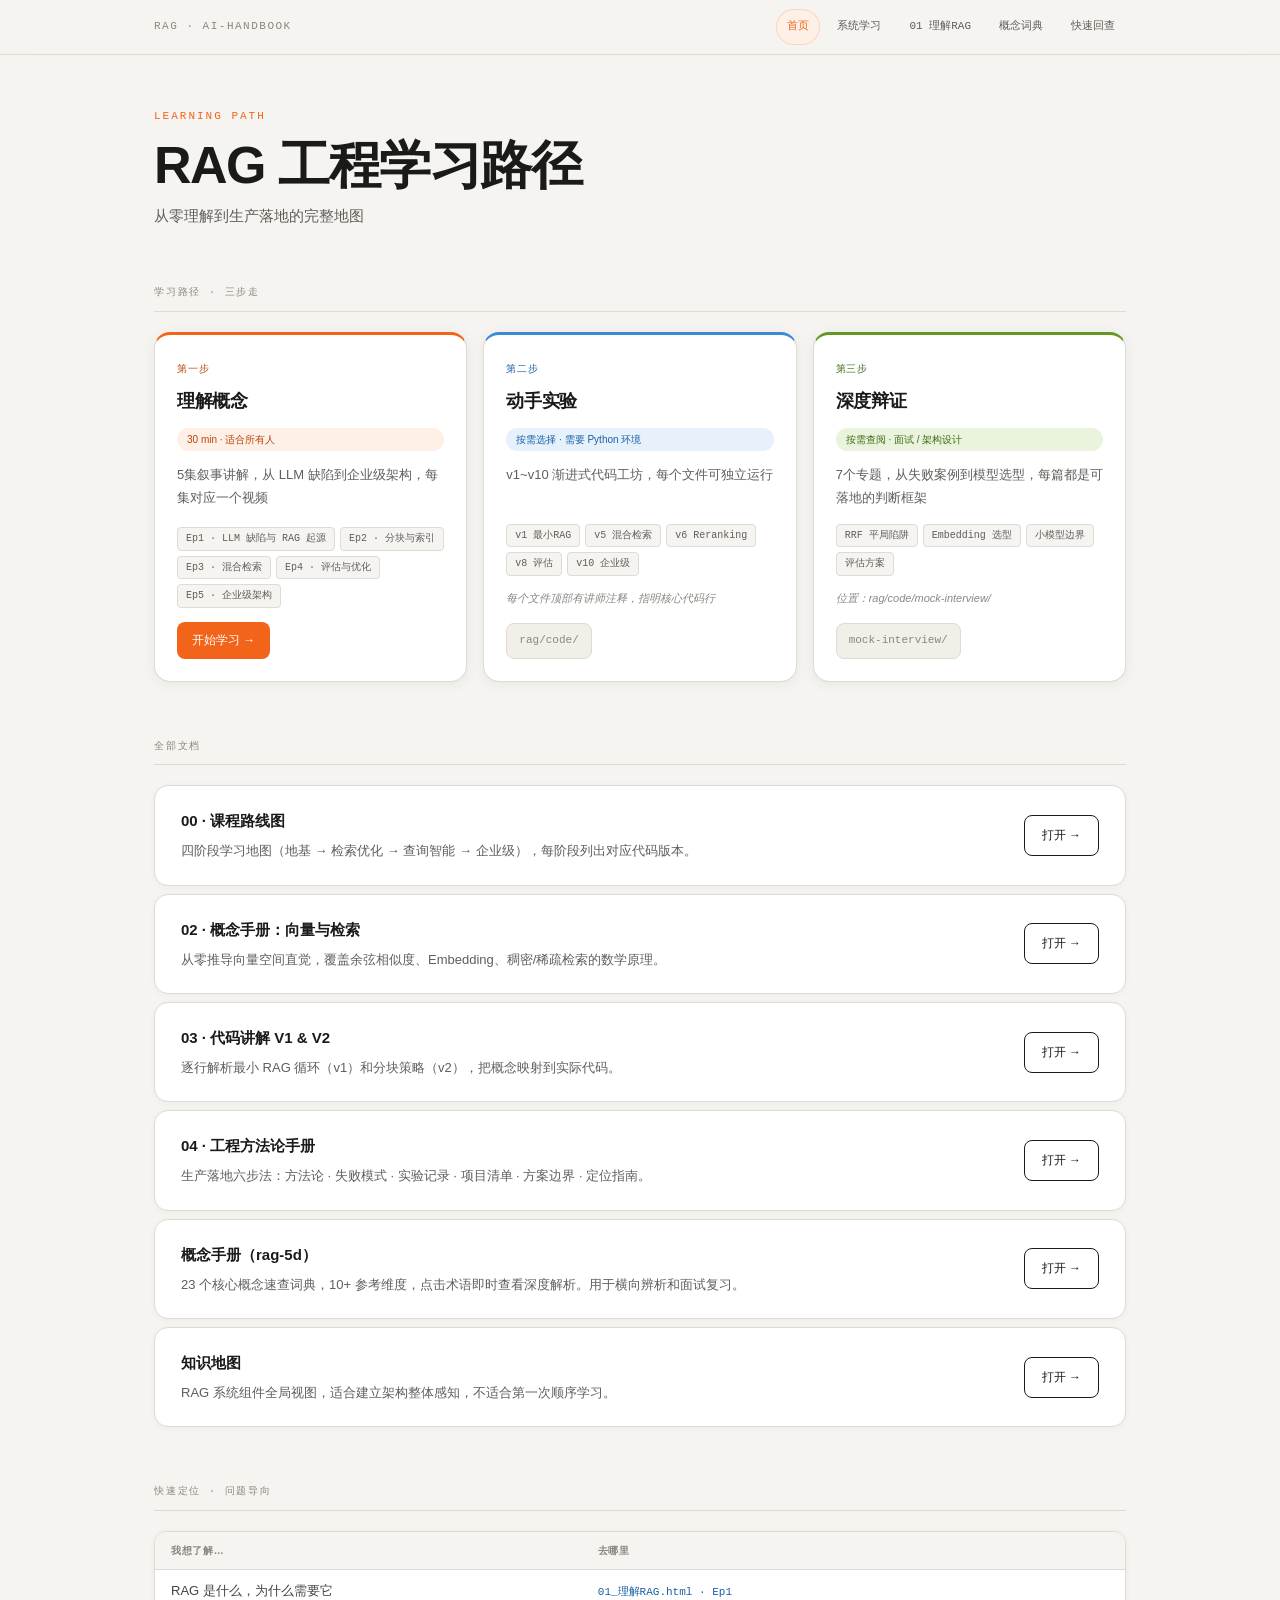
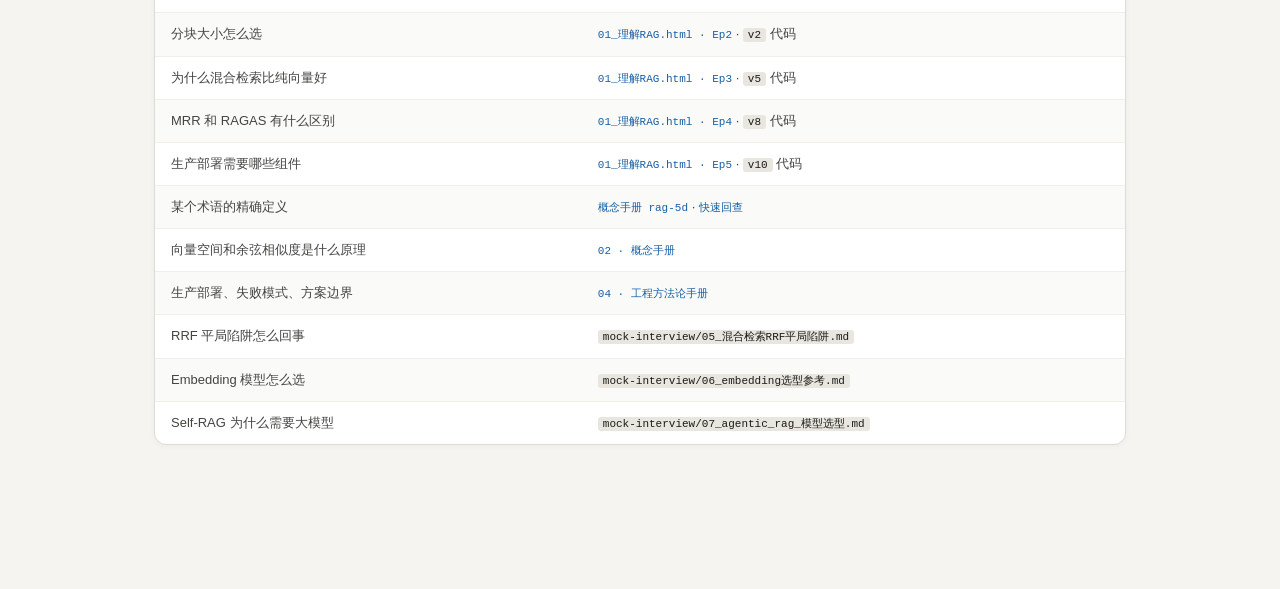
<file: interactive/rag/index.html>
<!DOCTYPE html>
<html lang="zh-CN">
<head>
<meta charset="UTF-8">
<meta name="viewport" content="width=device-width, initial-scale=1.0">
<title>RAG 工程学习路径</title>
<style>
* { box-sizing: border-box; margin: 0; padding: 0; }
html { scroll-behavior: smooth; }
body {
  font-family: -apple-system, BlinkMacSystemFont, "PingFang SC", "Hiragino Sans GB", sans-serif;
  background: #f5f4f0; color: #1a1a18;
  min-height: 100vh;
  line-height: 1.75;
}

/* ── Nav ── */
.site-nav {
  position: sticky; top: 0; z-index: 120;
  background: rgba(245,244,240,.92); backdrop-filter: blur(12px);
  border-bottom: .5px solid #dedad4;
}
.site-nav-inner {
  max-width: 1020px; margin: 0 auto; min-height: 54px;
  padding: 0 24px; display: flex; align-items: center; gap: 16px;
}
.nav-brand {
  font-family: "SF Mono", monospace; font-size: 11px;
  letter-spacing: 1.5px; text-transform: uppercase;
  color: #888780; text-decoration: none;
}
.nav-links { display: flex; gap: 6px; flex-wrap: wrap; margin-left: auto; }
.nav-link {
  font-family: "SF Mono", monospace; font-size: 11px;
  color: #5f5e5a; padding: 7px 10px; border-radius: 999px;
  text-decoration: none; border: .5px solid transparent; transition: all .15s;
}
.nav-link:hover { background: #f1efe8; border-color: #dedad4; }
.nav-link.current { color: #F26419; background: #fef0e7; border-color: rgba(242,100,25,.2); }

/* ── Page wrapper ── */
.page { max-width: 1020px; margin: 0 auto; padding: 52px 24px 88px; }

/* ── Page header ── */
.page-header { margin-bottom: 56px; }
.eyebrow {
  font-family: "SF Mono", monospace; font-size: 11px;
  letter-spacing: 2px; text-transform: uppercase;
  color: #F26419; margin-bottom: 12px;
}
.page-header h1 {
  font-size: clamp(30px, 4.5vw, 52px); font-weight: 800;
  line-height: 1.05; letter-spacing: -1.5px; color: #1a1a18;
  margin-bottom: 10px;
}
.page-header .subtitle { font-size: 15px; color: #5f5e5a; line-height: 1.7; }

/* ── Section ── */
.section { margin-bottom: 56px; }
.section-label {
  font-family: "SF Mono", monospace; font-size: 10px;
  letter-spacing: 1.8px; text-transform: uppercase;
  color: #888780; margin-bottom: 20px;
  padding-bottom: 9px; border-bottom: .5px solid #dedad4;
}

/* ── Three path cards ── */
.path-grid { display: grid; grid-template-columns: repeat(3, 1fr); gap: 16px; }
@media (max-width: 820px) { .path-grid { grid-template-columns: 1fr; } }

.path-card {
  background: #fff;
  border: .5px solid #dedad4;
  border-radius: 16px;
  padding: 26px 22px 22px;
  box-shadow: 0 2px 14px rgba(0,0,0,.06);
  display: flex; flex-direction: column;
  transition: box-shadow .2s, transform .2s;
}
.path-card:hover {
  box-shadow: 0 8px 28px rgba(0,0,0,.11);
  transform: translateY(-2px);
}
.path-card-1 { border-top: 3px solid #F26419; }
.path-card-2 { border-top: 3px solid #3b8bd4; }
.path-card-3 { border-top: 3px solid #639922; }

.path-step {
  font-family: "SF Mono", monospace; font-size: 10px;
  letter-spacing: .08em; text-transform: uppercase;
  margin-bottom: 8px;
}
.path-card-1 .path-step { color: #B8440A; }
.path-card-2 .path-step { color: #185fa5; }
.path-card-3 .path-step { color: #3b6d11; }

.path-title {
  font-size: 18px; font-weight: 700; color: #1a1a18;
  margin-bottom: 10px; letter-spacing: -.3px;
}

.path-badge {
  display: inline-block; font-size: 10px; padding: 3px 10px;
  border-radius: 999px; font-weight: 500; margin-bottom: 13px;
}
.path-card-1 .path-badge { background: #fef0e7; color: #B8440A; }
.path-card-2 .path-badge { background: #e6f1fb; color: #185fa5; }
.path-card-3 .path-badge { background: #eaf3de; color: #3b6d11; }

.path-desc {
  font-size: 13px; color: #5f5e5a; line-height: 1.75;
  margin-bottom: 14px; flex: 1;
}

.path-tags { display: flex; flex-wrap: wrap; gap: 5px; margin-bottom: 14px; }
.path-tag {
  font-size: 10px; padding: 2px 8px; border-radius: 4px;
  background: #f5f4f0; color: #5f5e5a; border: .5px solid #dedad4;
  font-family: "SF Mono", monospace;
}

.path-note {
  font-size: 11px; color: #888780; line-height: 1.6;
  margin-bottom: 16px; font-style: italic;
}

.path-cta {
  display: inline-flex; align-items: center; gap: 5px;
  font-size: 12px; font-weight: 500;
  padding: 8px 15px; border-radius: 8px;
  text-decoration: none; transition: all .15s;
  align-self: flex-start; cursor: pointer;
}
.path-card-1 .path-cta { background: #F26419; color: #fff; }
.path-card-1 .path-cta:hover { background: #d95714; }
.path-card-2 .path-cta { background: #185fa5; color: #fff; }
.path-card-2 .path-cta:hover { background: #114e8c; }
.path-card-3 .path-cta { background: #3b6d11; color: #fff; }
.path-card-3 .path-cta:hover { background: #2e5509; }
.path-cta-muted {
  display: inline-flex; align-items: center; gap: 5px;
  font-size: 11px; font-weight: 500; font-family: "SF Mono", monospace;
  padding: 7px 12px; border-radius: 8px; align-self: flex-start;
  background: #f1efe8; color: #888780; border: .5px solid #dedad4;
}

/* ── Reference card ── */
.ref-card {
  background: #fff; border: .5px solid #dedad4; border-radius: 14px;
  padding: 22px 26px; display: flex; align-items: center;
  justify-content: space-between; gap: 24px;
  box-shadow: 0 1px 6px rgba(0,0,0,.04);
}
@media (max-width: 600px) { .ref-card { flex-direction: column; align-items: flex-start; } }
.ref-card-body { flex: 1; }
.ref-card-title {
  font-size: 15px; font-weight: 600; color: #1a1a18; margin-bottom: 6px;
}
.ref-card-desc { font-size: 13px; color: #5f5e5a; line-height: 1.7; }
.ref-cta {
  display: inline-flex; align-items: center; gap: 5px;
  font-size: 12px; font-weight: 500;
  padding: 9px 17px; border-radius: 8px;
  border: 1px solid #1a1a18; color: #1a1a18;
  text-decoration: none; transition: all .15s;
  white-space: nowrap; flex-shrink: 0;
}
.ref-cta:hover { background: #1a1a18; color: #f5f4f0; }

/* ── Quick nav table ── */
.qnav-wrap {
  border: .5px solid #dedad4; border-radius: 12px; overflow: hidden;
  background: #fff; box-shadow: 0 1px 6px rgba(0,0,0,.04);
}
.qnav-table { width: 100%; border-collapse: collapse; font-size: 13px; }
.qnav-table th {
  background: #f5f4f0; padding: 10px 16px; text-align: left;
  font-size: 10px; font-weight: 600; letter-spacing: .07em; text-transform: uppercase;
  border-bottom: .5px solid #dedad4; color: #888780;
}
.qnav-table td {
  padding: 11px 16px; border-bottom: .5px solid #f1efe8;
  color: #444441; line-height: 1.55; vertical-align: middle;
}
.qnav-table tr:last-child td { border-bottom: none; }
.qnav-table tr:nth-child(even) td { background: #fafaf8; }
.qnav-table tr:hover td { background: #fef0e7; transition: background .1s; }
.qnav-q { color: #1a1a18; }
.qnav-dest { color: #5f5e5a; }
.qnav-link {
  color: #185fa5; text-decoration: none;
  font-family: "SF Mono", monospace; font-size: 11px;
}
.qnav-link:hover { text-decoration: underline; }

code {
  font-family: "SF Mono", monospace; font-size: 11px;
  background: #e8e6df; padding: 1px 5px; border-radius: 3px; color: #1a1a18;
}
</style>
</head>
<body>

<nav class="site-nav">
  <div class="site-nav-inner">
    <a class="nav-brand" href="index.html">RAG · ai-handbook</a>
    <div class="nav-links">
      <a class="nav-link current" href="index.html">首页</a>
      <a class="nav-link" href="00_课程路线图.html">系统学习</a>
      <a class="nav-link" href="01_理解RAG.html">01 理解RAG</a>
      <a class="nav-link" href="rag-5d.html">概念词典</a>
      <a class="nav-link" href="ai-knowledge-hub.html">快速回查</a>
    </div>
  </div>
</nav>

<div class="page">

  <!-- ── Header ── -->
  <header class="page-header">
    <div class="eyebrow">Learning Path</div>
    <h1>RAG 工程学习路径</h1>
    <p class="subtitle">从零理解到生产落地的完整地图</p>
  </header>

  <!-- ── Section 1: 三步走 ── -->
  <section class="section">
    <div class="section-label">学习路径 · 三步走</div>
    <div class="path-grid">

      <!-- 第一步 -->
      <div class="path-card path-card-1">
        <div class="path-step">第一步</div>
        <div class="path-title">理解概念</div>
        <span class="path-badge">30 min · 适合所有人</span>
        <p class="path-desc">5集叙事讲解，从 LLM 缺陷到企业级架构，每集对应一个视频</p>
        <div class="path-tags">
          <span class="path-tag">Ep1 · LLM 缺陷与 RAG 起源</span>
          <span class="path-tag">Ep2 · 分块与索引</span>
          <span class="path-tag">Ep3 · 混合检索</span>
          <span class="path-tag">Ep4 · 评估与优化</span>
          <span class="path-tag">Ep5 · 企业级架构</span>
        </div>
        <a class="path-cta" href="01_理解RAG.html">开始学习 →</a>
      </div>

      <!-- 第二步 -->
      <div class="path-card path-card-2">
        <div class="path-step">第二步</div>
        <div class="path-title">动手实验</div>
        <span class="path-badge">按需选择 · 需要 Python 环境</span>
        <p class="path-desc">v1~v10 渐进式代码工坊，每个文件可独立运行</p>
        <div class="path-tags">
          <span class="path-tag">v1 最小RAG</span>
          <span class="path-tag">v5 混合检索</span>
          <span class="path-tag">v6 Reranking</span>
          <span class="path-tag">v8 评估</span>
          <span class="path-tag">v10 企业级</span>
        </div>
        <p class="path-note">每个文件顶部有讲师注释，指明核心代码行</p>
        <span class="path-cta-muted">rag/code/</span>
      </div>

      <!-- 第三步 -->
      <div class="path-card path-card-3">
        <div class="path-step">第三步</div>
        <div class="path-title">深度辩证</div>
        <span class="path-badge">按需查阅 · 面试 / 架构设计</span>
        <p class="path-desc">7个专题，从失败案例到模型选型，每篇都是可落地的判断框架</p>
        <div class="path-tags">
          <span class="path-tag">RRF 平局陷阱</span>
          <span class="path-tag">Embedding 选型</span>
          <span class="path-tag">小模型边界</span>
          <span class="path-tag">评估方案</span>
        </div>
        <p class="path-note">位置：rag/code/mock-interview/</p>
        <span class="path-cta-muted">mock-interview/</span>
      </div>

    </div>
  </section>

  <!-- ── Section 2: 全部文档 ── -->
  <section class="section">
    <div class="section-label">全部文档</div>
    <div class="ref-card">
      <div class="ref-card-body">
        <div class="ref-card-title"><a href="00_课程路线图.html" style="color:inherit;text-decoration:none">00 · 课程路线图</a></div>
        <div class="ref-card-desc">四阶段学习地图（地基 → 检索优化 → 查询智能 → 企业级），每阶段列出对应代码版本。</div>
      </div>
      <a class="ref-cta" href="00_课程路线图.html">打开 →</a>
    </div>
    <div class="ref-card" style="margin-top:8px">
      <div class="ref-card-body">
        <div class="ref-card-title"><a href="02_概念手册_向量与检索.html" style="color:inherit;text-decoration:none">02 · 概念手册：向量与检索</a></div>
        <div class="ref-card-desc">从零推导向量空间直觉，覆盖余弦相似度、Embedding、稠密/稀疏检索的数学原理。</div>
      </div>
      <a class="ref-cta" href="02_概念手册_向量与检索.html">打开 →</a>
    </div>
    <div class="ref-card" style="margin-top:8px">
      <div class="ref-card-body">
        <div class="ref-card-title"><a href="03_代码讲解_V1V2.html" style="color:inherit;text-decoration:none">03 · 代码讲解 V1 &amp; V2</a></div>
        <div class="ref-card-desc">逐行解析最小 RAG 循环（v1）和分块策略（v2），把概念映射到实际代码。</div>
      </div>
      <a class="ref-cta" href="03_代码讲解_V1V2.html">打开 →</a>
    </div>
    <div class="ref-card" style="margin-top:8px">
      <div class="ref-card-body">
        <div class="ref-card-title"><a href="04_工程方法论手册.html" style="color:inherit;text-decoration:none">04 · 工程方法论手册</a></div>
        <div class="ref-card-desc">生产落地六步法：方法论 · 失败模式 · 实验记录 · 项目清单 · 方案边界 · 定位指南。</div>
      </div>
      <a class="ref-cta" href="04_工程方法论手册.html">打开 →</a>
    </div>
    <div class="ref-card" style="margin-top:8px">
      <div class="ref-card-body">
        <div class="ref-card-title"><a href="rag-5d.html" style="color:inherit;text-decoration:none">概念手册（rag-5d）</a></div>
        <div class="ref-card-desc">23 个核心概念速查词典，10+ 参考维度，点击术语即时查看深度解析。用于横向辨析和面试复习。</div>
      </div>
      <a class="ref-cta" href="rag-5d.html">打开 →</a>
    </div>
    <div class="ref-card" style="margin-top:8px">
      <div class="ref-card-body">
        <div class="ref-card-title"><a href="rag-knowledge-map.html" style="color:inherit;text-decoration:none">知识地图</a></div>
        <div class="ref-card-desc">RAG 系统组件全局视图，适合建立架构整体感知，不适合第一次顺序学习。</div>
      </div>
      <a class="ref-cta" href="rag-knowledge-map.html">打开 →</a>
    </div>
  </section>

  <!-- ── Section 3: 快速定位 ── -->
  <section class="section">
    <div class="section-label">快速定位 · 问题导向</div>
    <div class="qnav-wrap">
      <table class="qnav-table">
        <thead>
          <tr>
            <th style="width:44%">我想了解…</th>
            <th>去哪里</th>
          </tr>
        </thead>
        <tbody>
          <tr>
            <td class="qnav-q">RAG 是什么，为什么需要它</td>
            <td class="qnav-dest"><a class="qnav-link" href="01_理解RAG.html#ep1">01_理解RAG.html · Ep1</a></td>
          </tr>
          <tr>
            <td class="qnav-q">分块大小怎么选</td>
            <td class="qnav-dest"><a class="qnav-link" href="01_理解RAG.html#ep2">01_理解RAG.html · Ep2</a> · <code>v2</code> 代码</td>
          </tr>
          <tr>
            <td class="qnav-q">为什么混合检索比纯向量好</td>
            <td class="qnav-dest"><a class="qnav-link" href="01_理解RAG.html#ep3">01_理解RAG.html · Ep3</a> · <code>v5</code> 代码</td>
          </tr>
          <tr>
            <td class="qnav-q">MRR 和 RAGAS 有什么区别</td>
            <td class="qnav-dest"><a class="qnav-link" href="01_理解RAG.html#ep4">01_理解RAG.html · Ep4</a> · <code>v8</code> 代码</td>
          </tr>
          <tr>
            <td class="qnav-q">生产部署需要哪些组件</td>
            <td class="qnav-dest"><a class="qnav-link" href="01_理解RAG.html#ep5">01_理解RAG.html · Ep5</a> · <code>v10</code> 代码</td>
          </tr>
          <tr>
            <td class="qnav-q">某个术语的精确定义</td>
            <td class="qnav-dest"><a class="qnav-link" href="rag-5d.html">概念手册 rag-5d</a> · <a class="qnav-link" href="ai-knowledge-hub.html">快速回查</a></td>
          </tr>
          <tr>
            <td class="qnav-q">向量空间和余弦相似度是什么原理</td>
            <td class="qnav-dest"><a class="qnav-link" href="02_概念手册_向量与检索.html">02 · 概念手册</a></td>
          </tr>
          <tr>
            <td class="qnav-q">生产部署、失败模式、方案边界</td>
            <td class="qnav-dest"><a class="qnav-link" href="04_工程方法论手册.html">04 · 工程方法论手册</a></td>
          </tr>
          <tr>
            <td class="qnav-q">RRF 平局陷阱怎么回事</td>
            <td class="qnav-dest"><code>mock-interview/05_混合检索RRF平局陷阱.md</code></td>
          </tr>
          <tr>
            <td class="qnav-q">Embedding 模型怎么选</td>
            <td class="qnav-dest"><code>mock-interview/06_embedding选型参考.md</code></td>
          </tr>
          <tr>
            <td class="qnav-q">Self-RAG 为什么需要大模型</td>
            <td class="qnav-dest"><code>mock-interview/07_agentic_rag_模型选型.md</code></td>
          </tr>
        </tbody>
      </table>
    </div>
  </section>

</div>

</body>
</html>
</file>
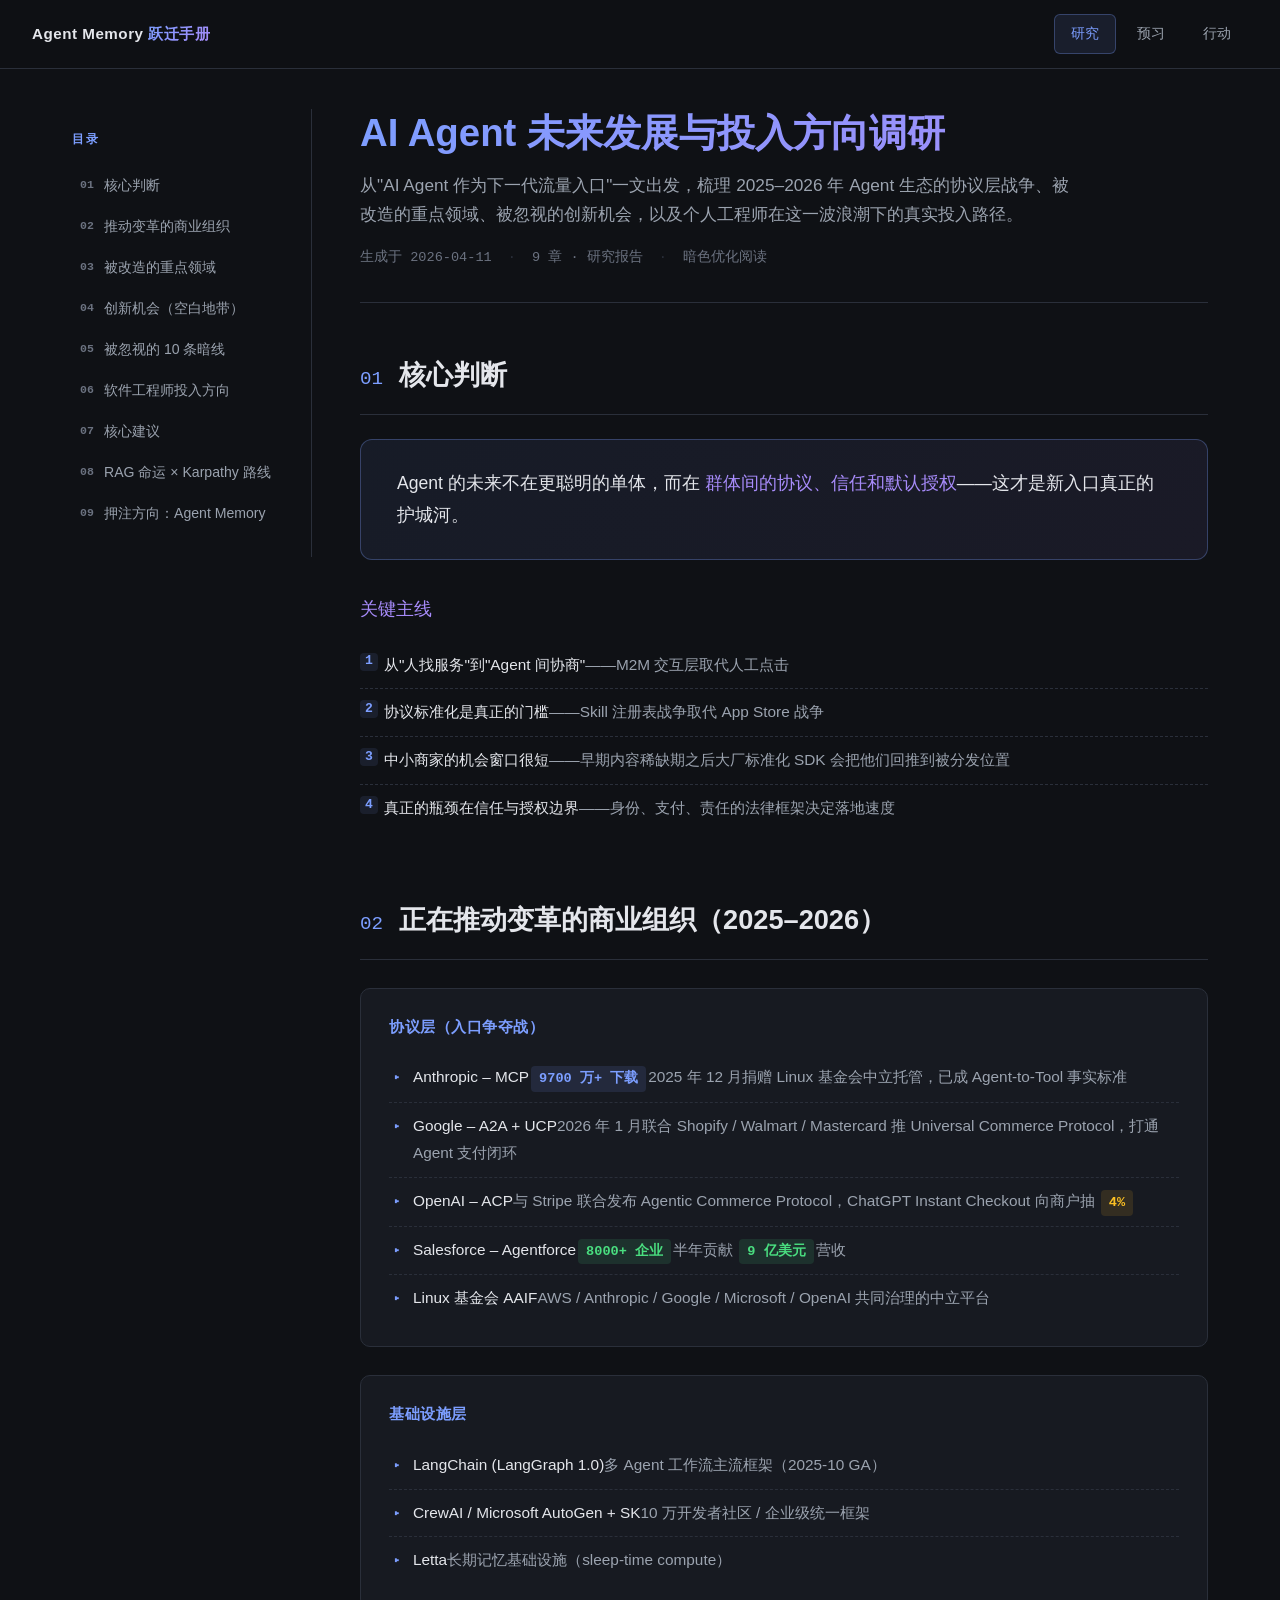
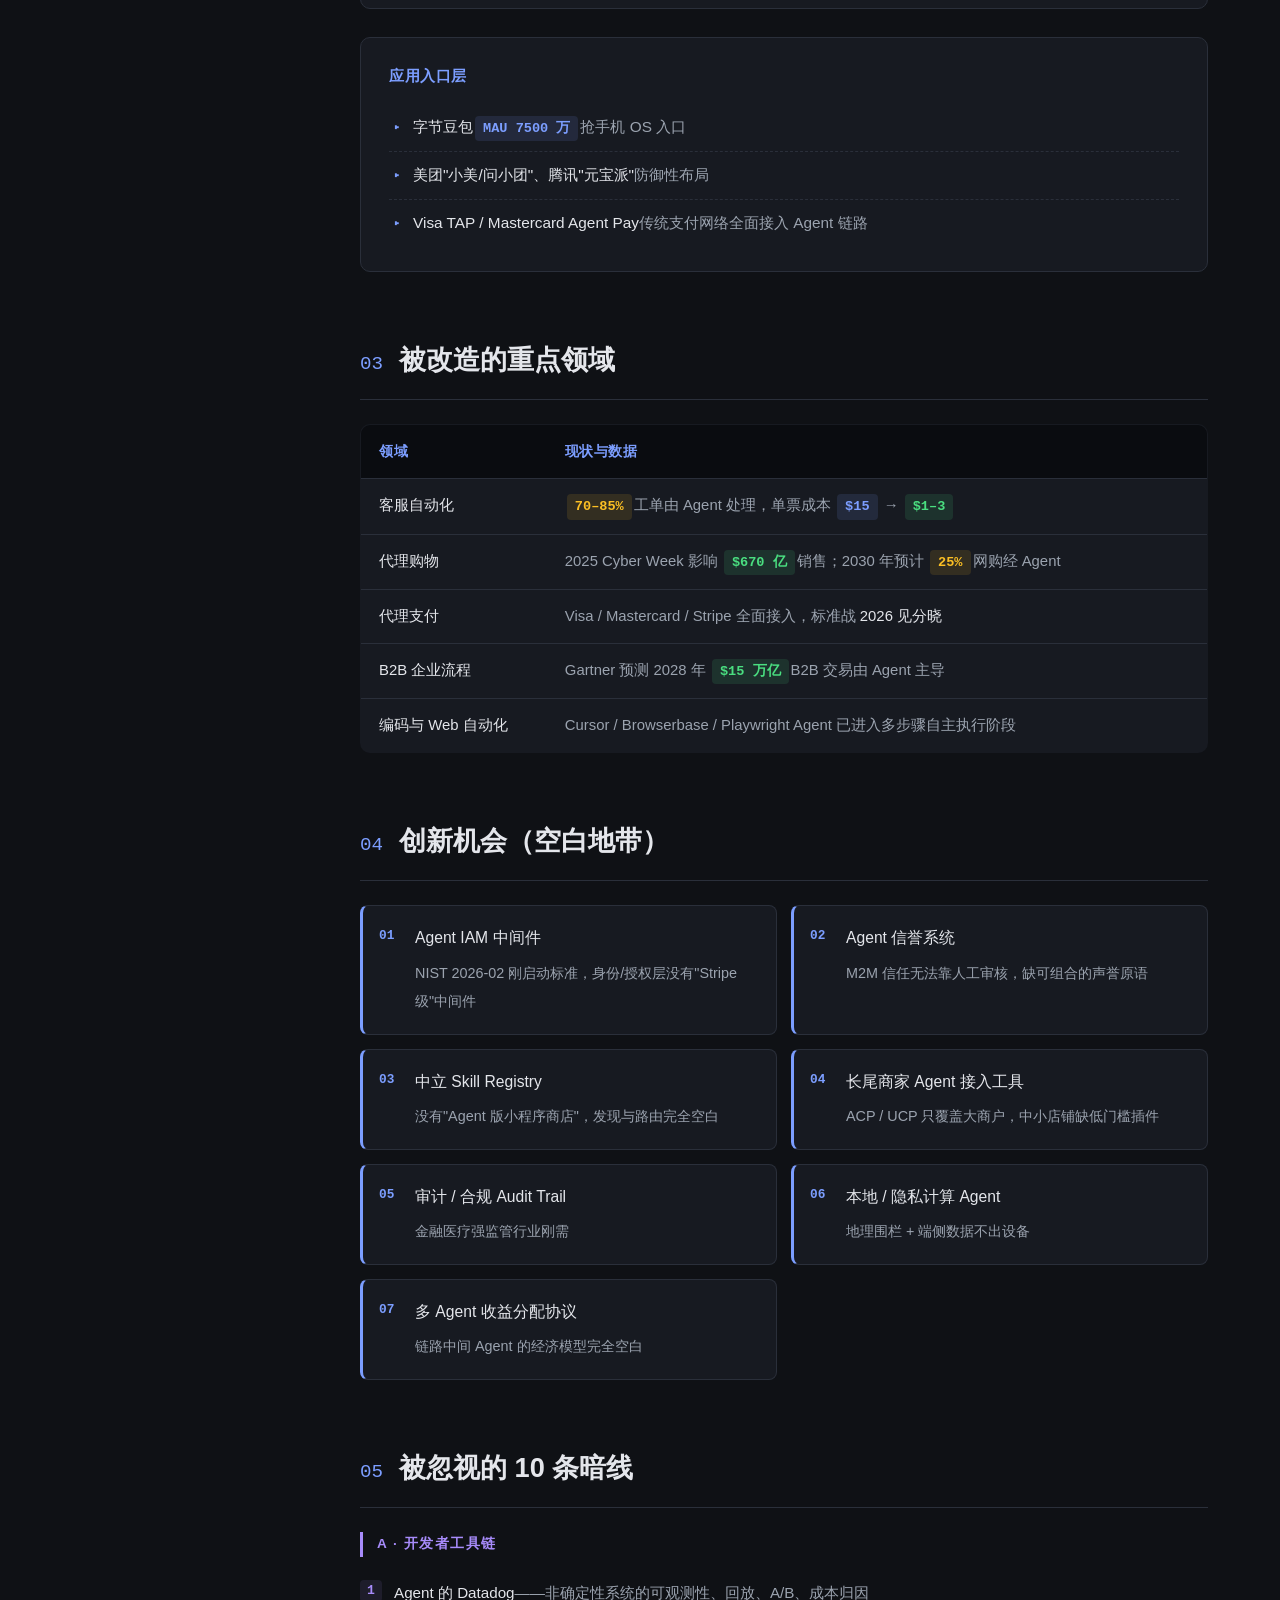
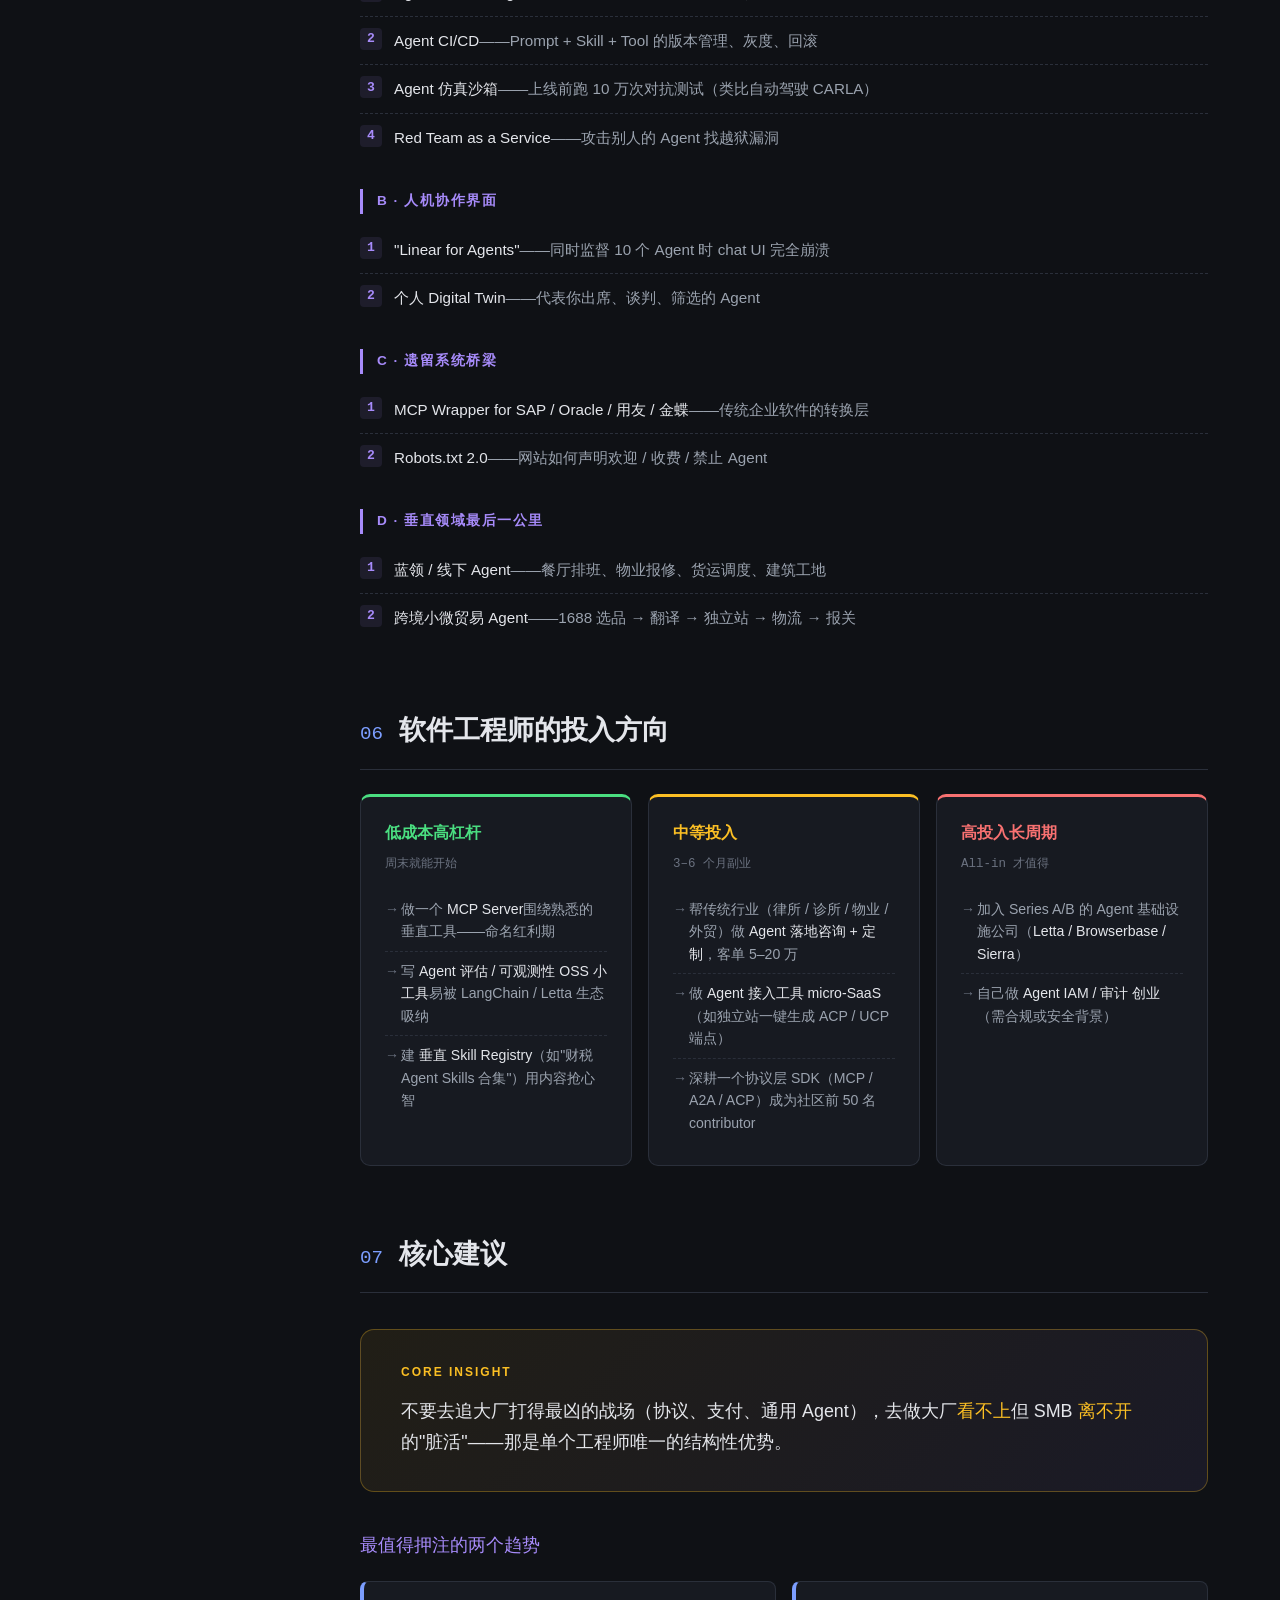
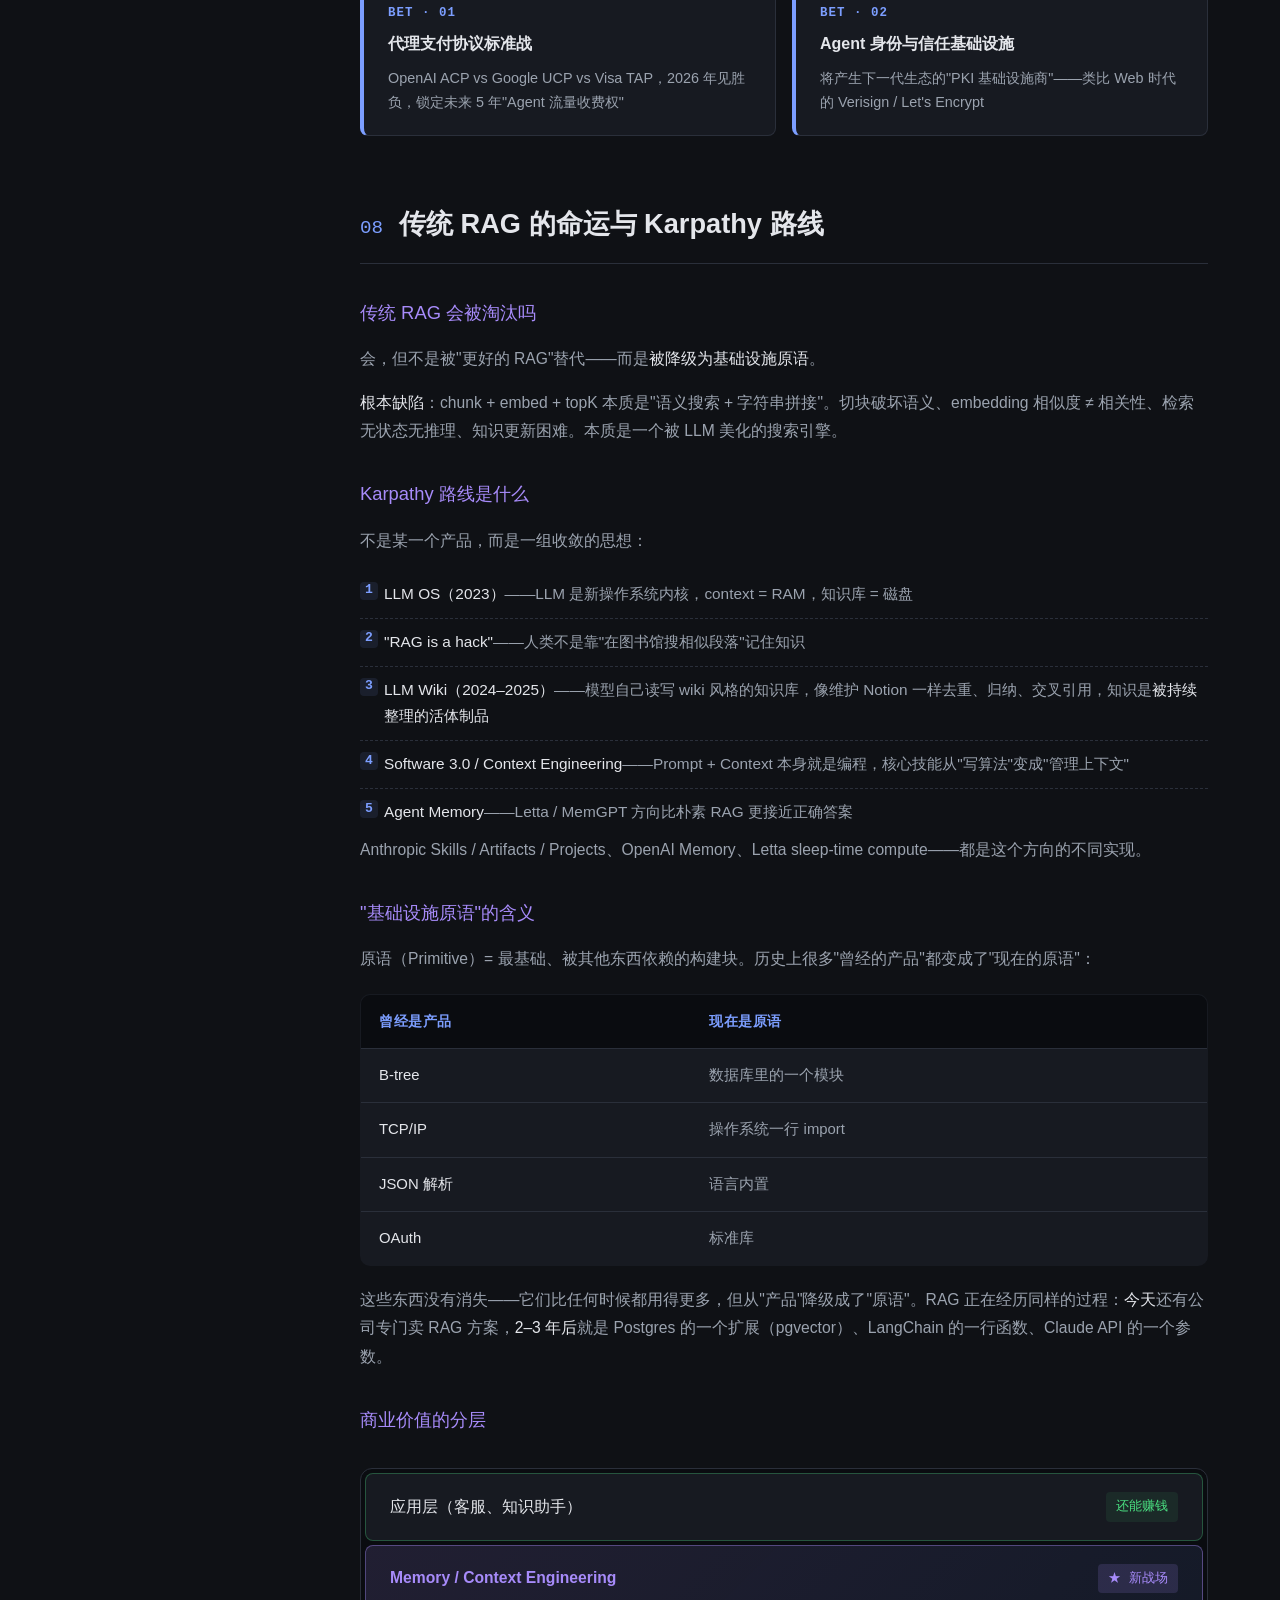
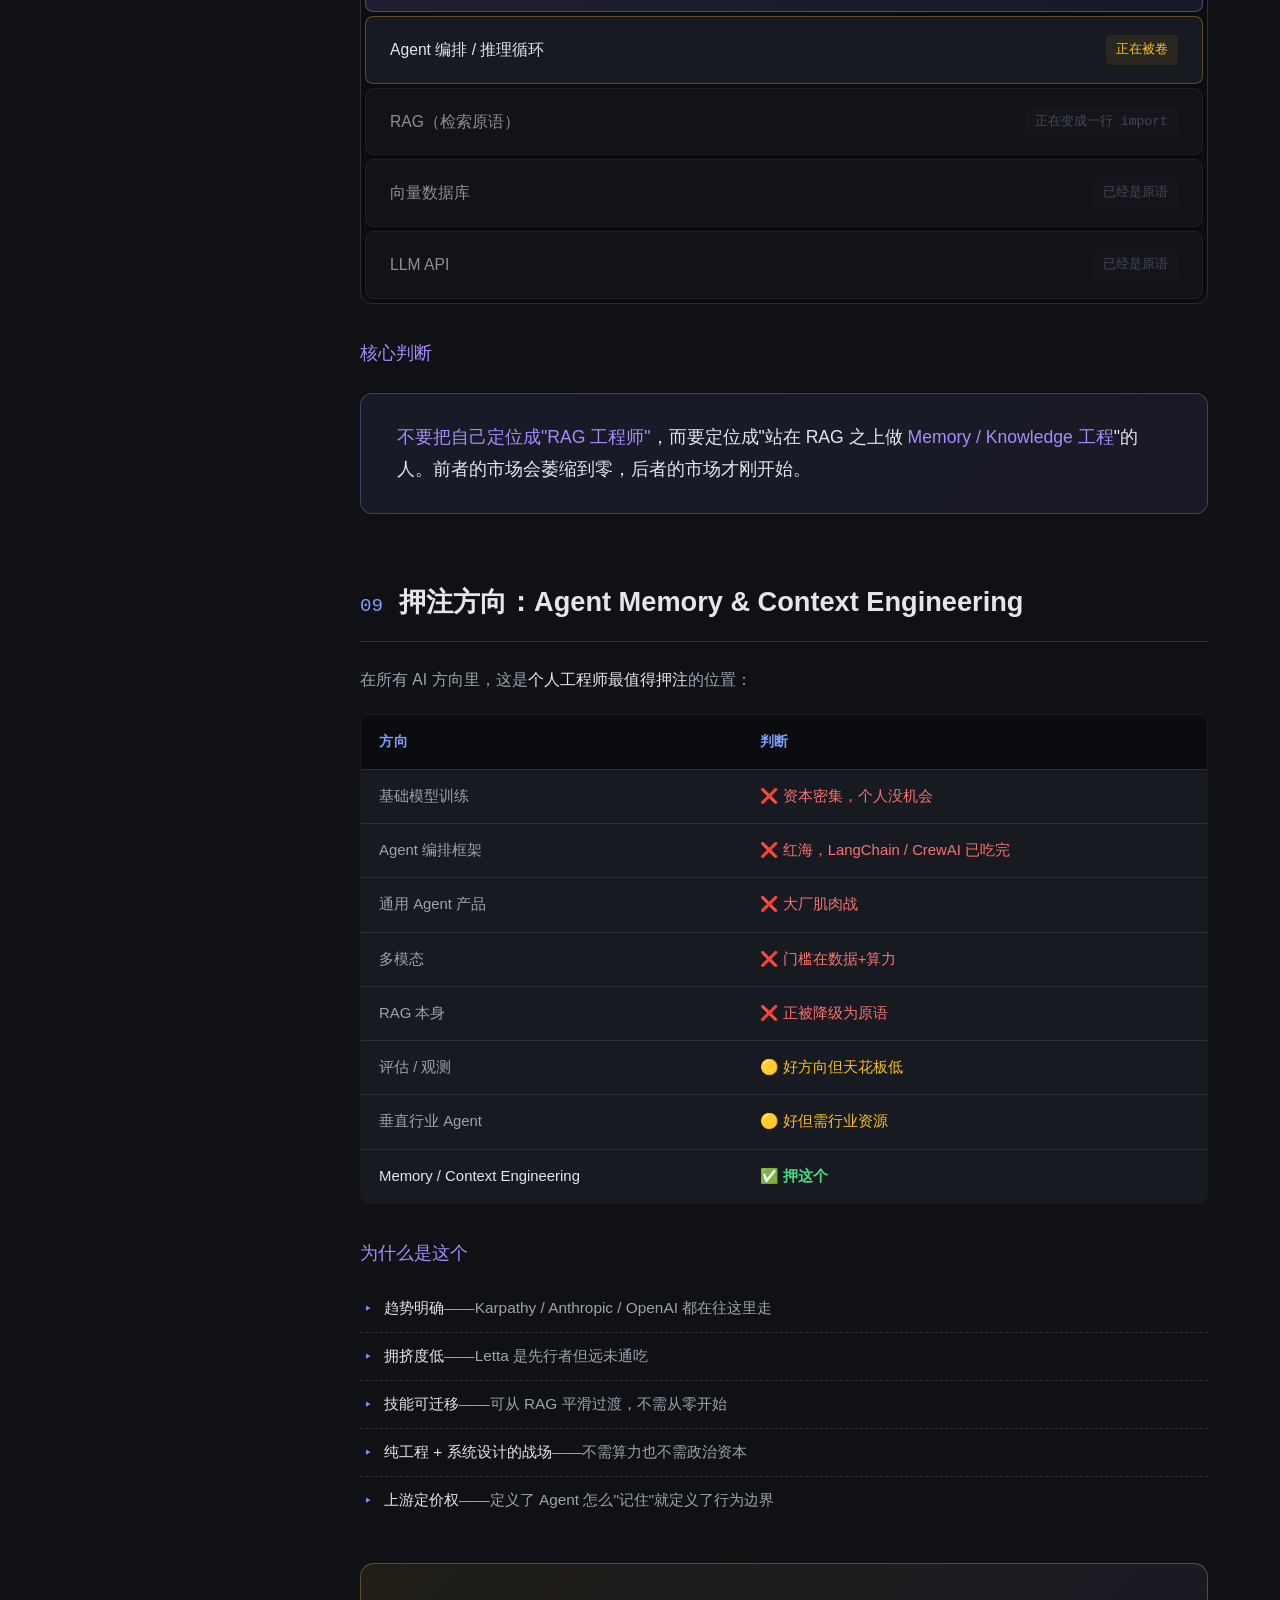
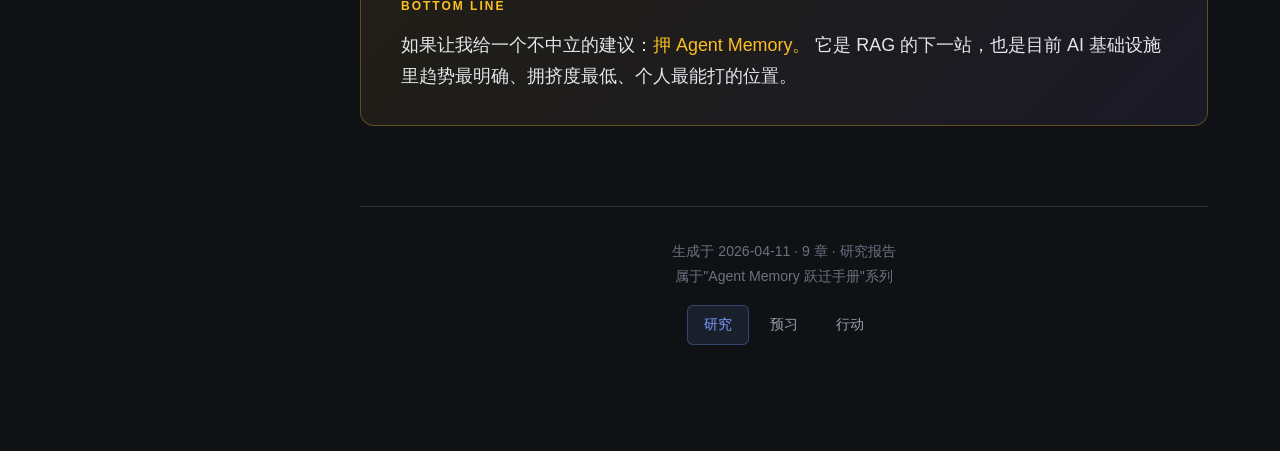
<file: agent-research/research/agent-ecosystem-2026.html>
<!DOCTYPE html>
<html lang="zh-CN">
<head>
<meta charset="UTF-8">
<meta name="viewport" content="width=device-width, initial-scale=1.0">
<title>AI Agent 未来发展与投入方向调研</title>
<style>
  :root {
    --bg: #0f1115;
    --bg-card: #171a21;
    --bg-card-hover: #1d2128;
    --bg-elevated: #1a1e26;
    --border: #2a2f3a;
    --border-strong: #3a4050;
    --text: #e4e6eb;
    --text-dim: #9ba3af;
    --text-muted: #6b7280;
    --accent: #7c9eff;
    --accent-2: #a78bfa;
    --success: #4ade80;
    --warning: #fbbf24;
    --danger: #f87171;
    --code-bg: #0a0c10;
  }

  * { box-sizing: border-box; margin: 0; padding: 0; }

  html { scroll-behavior: smooth; scroll-padding-top: 80px; }

  body {
    font-family: -apple-system, BlinkMacSystemFont, "PingFang SC", "Microsoft YaHei", sans-serif;
    background: var(--bg);
    color: var(--text);
    line-height: 1.8;
    padding: 0;
    margin: 0;
  }

  /* ============ TOP NAV ============ */
  .top-nav {
    position: sticky;
    top: 0;
    z-index: 100;
    background: rgba(15, 17, 21, 0.92);
    backdrop-filter: blur(12px);
    -webkit-backdrop-filter: blur(12px);
    border-bottom: 1px solid var(--border);
    padding: 14px 32px;
    display: flex;
    align-items: center;
    justify-content: space-between;
  }

  .nav-brand {
    font-size: 0.95rem;
    color: var(--text);
    font-weight: 600;
    letter-spacing: 0.5px;
  }

  .nav-brand .brand-accent {
    background: linear-gradient(135deg, var(--accent), var(--accent-2));
    -webkit-background-clip: text;
    -webkit-text-fill-color: transparent;
    background-clip: text;
  }

  .nav-links {
    display: flex;
    gap: 4px;
  }

  .nav-links a {
    color: var(--text-dim);
    text-decoration: none;
    padding: 6px 16px;
    border-radius: 6px;
    font-size: 0.9rem;
    transition: all 0.15s;
    border: 1px solid transparent;
  }

  .nav-links a:hover {
    color: var(--text);
    background: var(--bg-card);
  }

  .nav-links a.active {
    color: var(--accent);
    background: rgba(124, 158, 255, 0.1);
    border-color: rgba(124, 158, 255, 0.3);
  }

  /* ============ LAYOUT ============ */
  .page {
    display: grid;
    grid-template-columns: 240px 1fr;
    max-width: 1200px;
    margin: 0 auto;
    padding: 40px 32px 80px;
    gap: 48px;
  }

  /* ============ SIDEBAR TOC ============ */
  .toc {
    position: sticky;
    top: 80px;
    align-self: start;
    max-height: calc(100vh - 100px);
    overflow-y: auto;
    padding: 20px 0;
    border-right: 1px solid var(--border);
    padding-right: 24px;
  }

  .toc-label {
    font-size: 0.75rem;
    color: var(--accent);
    letter-spacing: 2px;
    text-transform: uppercase;
    margin-bottom: 16px;
    font-weight: 600;
  }

  .toc ol {
    list-style: none;
    counter-reset: toc-counter;
  }

  .toc li {
    counter-increment: toc-counter;
    margin-bottom: 4px;
  }

  .toc a {
    display: block;
    color: var(--text-dim);
    text-decoration: none;
    padding: 8px 12px 8px 32px;
    font-size: 0.88rem;
    border-radius: 6px;
    position: relative;
    transition: all 0.15s;
    line-height: 1.5;
  }

  .toc a::before {
    content: counter(toc-counter, decimal-leading-zero);
    position: absolute;
    left: 8px;
    top: 9px;
    color: var(--text-muted);
    font-size: 0.72rem;
    font-family: "SF Mono", Menlo, monospace;
    font-weight: 600;
  }

  .toc a:hover {
    color: var(--text);
    background: var(--bg-card);
  }

  .toc a:hover::before { color: var(--accent); }

  /* ============ MAIN CONTENT ============ */
  .content {
    min-width: 0;
  }

  header.doc-header {
    padding-bottom: 32px;
    border-bottom: 1px solid var(--border);
    margin-bottom: 48px;
  }

  header.doc-header h1 {
    font-size: 2.4rem;
    line-height: 1.25;
    margin-bottom: 14px;
    background: linear-gradient(135deg, var(--accent), var(--accent-2));
    -webkit-background-clip: text;
    -webkit-text-fill-color: transparent;
    background-clip: text;
  }

  header.doc-header .lede {
    color: var(--text-dim);
    font-size: 1.08rem;
    line-height: 1.7;
    margin-bottom: 16px;
    max-width: 720px;
  }

  header.doc-header .meta {
    display: flex;
    gap: 16px;
    color: var(--text-muted);
    font-size: 0.85rem;
    font-family: "SF Mono", Menlo, monospace;
  }

  header.doc-header .meta span::before {
    content: "·";
    margin-right: 16px;
    color: var(--border);
  }

  header.doc-header .meta span:first-child::before { content: ""; margin: 0; }

  /* ============ SECTIONS ============ */
  section {
    margin-bottom: 64px;
    scroll-margin-top: 80px;
  }

  section h2 {
    font-size: 1.7rem;
    margin-bottom: 24px;
    padding-bottom: 14px;
    border-bottom: 1px solid var(--border);
    display: flex;
    align-items: baseline;
    gap: 16px;
  }

  section h2 .sec-num {
    color: var(--accent);
    font-weight: 300;
    font-family: "SF Mono", Menlo, monospace;
    font-size: 1.2rem;
  }

  section h3 {
    font-size: 1.15rem;
    color: var(--accent-2);
    margin: 32px 0 16px;
    font-weight: 500;
  }

  section p {
    color: var(--text-dim);
    margin-bottom: 16px;
    font-size: 0.98rem;
  }

  section p strong {
    color: var(--text);
    font-weight: 500;
  }

  section ul, section ol {
    color: var(--text-dim);
    padding-left: 0;
    list-style: none;
  }

  section > ul > li,
  section > ol > li,
  .subsection > ul > li,
  .subsection > ol > li {
    padding: 10px 0 10px 24px;
    position: relative;
    font-size: 0.96rem;
    line-height: 1.75;
    border-bottom: 1px dashed var(--border);
  }

  section > ul > li:last-child,
  section > ol > li:last-child,
  .subsection > ul > li:last-child,
  .subsection > ol > li:last-child {
    border-bottom: none;
  }

  section > ul > li::before,
  .subsection > ul > li::before {
    content: "▸";
    position: absolute;
    left: 4px;
    color: var(--accent);
    top: 10px;
  }

  section > ol,
  .subsection > ol {
    counter-reset: item-counter;
  }

  section > ol > li,
  .subsection > ol > li {
    counter-increment: item-counter;
  }

  section > ol > li::before,
  .subsection > ol > li::before {
    content: counter(item-counter);
    position: absolute;
    left: 0;
    top: 11px;
    color: var(--accent);
    font-family: "SF Mono", Menlo, monospace;
    font-size: 0.82rem;
    font-weight: 600;
    background: rgba(124, 158, 255, 0.1);
    width: 18px;
    height: 18px;
    border-radius: 4px;
    display: flex;
    align-items: center;
    justify-content: center;
  }

  section strong {
    color: var(--text);
    font-weight: 500;
  }

  /* ============ KEY JUDGMENT (Section 1) ============ */
  .key-judgment {
    background: linear-gradient(135deg, rgba(124, 158, 255, 0.08), rgba(167, 139, 250, 0.08));
    border: 1px solid rgba(124, 158, 255, 0.3);
    border-radius: 12px;
    padding: 28px 36px;
    margin: 24px 0;
    font-size: 1.1rem;
    line-height: 1.8;
    color: var(--text);
  }

  .key-judgment strong {
    color: var(--accent-2);
  }

  /* ============ SUBSECTIONS ============ */
  .subsection {
    margin: 28px 0;
    padding: 24px 28px;
    background: var(--bg-card);
    border: 1px solid var(--border);
    border-radius: 10px;
  }

  .subsection-title {
    font-size: 0.95rem;
    color: var(--accent);
    font-weight: 600;
    margin-bottom: 14px;
    letter-spacing: 0.5px;
  }

  /* ============ TABLES ============ */
  .data-table {
    width: 100%;
    border-collapse: collapse;
    background: var(--bg-card);
    border-radius: 10px;
    overflow: hidden;
    border: 1px solid var(--border);
    margin: 20px 0;
  }

  .data-table th,
  .data-table td {
    padding: 14px 18px;
    text-align: left;
    border-bottom: 1px solid var(--border);
    vertical-align: top;
  }

  .data-table th {
    background: var(--code-bg);
    color: var(--accent);
    font-weight: 600;
    font-size: 0.88rem;
    letter-spacing: 0.5px;
  }

  .data-table td {
    color: var(--text-dim);
    font-size: 0.93rem;
    line-height: 1.7;
  }

  .data-table tr:last-child td { border-bottom: none; }

  .data-table td strong { color: var(--text); font-weight: 500; }

  /* Metric badges inside tables */
  .metric {
    display: inline-block;
    padding: 1px 8px;
    border-radius: 4px;
    font-family: "SF Mono", Menlo, monospace;
    font-size: 0.85rem;
    font-weight: 600;
    background: rgba(124, 158, 255, 0.12);
    color: var(--accent);
    margin: 0 2px;
  }

  .metric.big {
    background: rgba(251, 191, 36, 0.12);
    color: var(--warning);
  }

  .metric.huge {
    background: rgba(74, 222, 128, 0.12);
    color: var(--success);
  }

  /* Verdict cells (用于 section 9) */
  .verdict-no { color: var(--danger); font-weight: 500; }
  .verdict-maybe { color: var(--warning); font-weight: 500; }
  .verdict-yes { color: var(--success); font-weight: 600; }

  /* ============ LAYER STACK (Section 8) ============ */
  .layer-stack {
    margin: 32px 0;
    padding: 4px;
    background: var(--code-bg);
    border: 1px solid var(--border);
    border-radius: 12px;
    display: flex;
    flex-direction: column;
    gap: 4px;
  }

  .layer {
    background: var(--bg-card);
    border: 1px solid var(--border);
    border-radius: 8px;
    padding: 18px 24px;
    display: flex;
    align-items: center;
    justify-content: space-between;
    transition: all 0.2s;
  }

  .layer-name {
    font-weight: 500;
    color: var(--text);
    font-size: 0.98rem;
  }

  .layer-status {
    font-size: 0.82rem;
    font-family: "SF Mono", Menlo, monospace;
    color: var(--text-muted);
    padding: 3px 10px;
    border-radius: 4px;
    background: rgba(255, 255, 255, 0.02);
  }

  .layer.hot {
    background: linear-gradient(135deg, rgba(167, 139, 250, 0.15), rgba(124, 158, 255, 0.1));
    border-color: rgba(167, 139, 250, 0.4);
  }

  .layer.hot .layer-name { color: var(--accent-2); font-weight: 600; }
  .layer.hot .layer-status { color: var(--accent-2); background: rgba(167, 139, 250, 0.15); }

  .layer.earning { border-color: rgba(74, 222, 128, 0.3); }
  .layer.earning .layer-status { color: var(--success); background: rgba(74, 222, 128, 0.08); }

  .layer.contested { border-color: rgba(251, 191, 36, 0.3); }
  .layer.contested .layer-status { color: var(--warning); background: rgba(251, 191, 36, 0.08); }

  .layer.commoditized { opacity: 0.6; }
  .layer.commoditized .layer-status { color: var(--text-muted); }

  /* ============ OPPORTUNITY CARDS (Section 4) ============ */
  .opp-grid {
    display: grid;
    grid-template-columns: repeat(2, 1fr);
    gap: 14px;
    margin: 20px 0;
    counter-reset: opp-counter;
  }

  .opp-card {
    counter-increment: opp-counter;
    background: var(--bg-card);
    border: 1px solid var(--border);
    border-left: 3px solid var(--accent);
    border-radius: 8px;
    padding: 18px 22px 18px 52px;
    position: relative;
  }

  .opp-card::before {
    content: counter(opp-counter, decimal-leading-zero);
    position: absolute;
    left: 16px;
    top: 18px;
    color: var(--accent);
    font-family: "SF Mono", Menlo, monospace;
    font-size: 0.8rem;
    font-weight: 600;
  }

  .opp-card strong {
    color: var(--text);
    display: block;
    font-size: 0.98rem;
    margin-bottom: 6px;
  }

  .opp-card span {
    color: var(--text-dim);
    font-size: 0.9rem;
    line-height: 1.6;
  }

  /* ============ HIDDEN TRACKS (Section 5) ============ */
  .tracks-group {
    margin-top: 20px;
  }

  .tracks-cat {
    margin-bottom: 28px;
  }

  .tracks-cat-title {
    font-size: 0.85rem;
    color: var(--accent-2);
    letter-spacing: 1.5px;
    text-transform: uppercase;
    font-weight: 600;
    margin-bottom: 12px;
    padding-left: 14px;
    border-left: 3px solid var(--accent-2);
  }

  .tracks-cat ol {
    counter-reset: hidden-counter;
    list-style: none;
  }

  .tracks-cat ol li {
    counter-increment: hidden-counter;
    padding: 10px 0 10px 34px;
    position: relative;
    color: var(--text-dim);
    font-size: 0.95rem;
    border-bottom: 1px dashed var(--border);
  }

  .tracks-cat ol li:last-child { border-bottom: none; }

  .tracks-cat ol li::before {
    content: counter(hidden-counter);
    position: absolute;
    left: 0;
    top: 11px;
    color: var(--accent-2);
    font-family: "SF Mono", Menlo, monospace;
    font-size: 0.82rem;
    font-weight: 600;
    background: rgba(167, 139, 250, 0.1);
    width: 22px;
    height: 22px;
    border-radius: 4px;
    display: flex;
    align-items: center;
    justify-content: center;
  }

  /* ============ TIER CARDS (Section 6) ============ */
  .tier-grid {
    display: grid;
    grid-template-columns: repeat(3, 1fr);
    gap: 16px;
    margin: 20px 0;
  }

  .tier-card {
    background: var(--bg-card);
    border: 1px solid var(--border);
    border-top-width: 3px;
    border-radius: 10px;
    padding: 22px 24px;
  }

  .tier-card.t1 { border-top-color: var(--success); }
  .tier-card.t2 { border-top-color: var(--warning); }
  .tier-card.t3 { border-top-color: var(--danger); }

  .tier-card h4 {
    font-size: 1rem;
    margin-bottom: 6px;
  }

  .tier-card.t1 h4 { color: var(--success); }
  .tier-card.t2 h4 { color: var(--warning); }
  .tier-card.t3 h4 { color: var(--danger); }

  .tier-meta {
    font-size: 0.78rem;
    color: var(--text-muted);
    margin-bottom: 14px;
    font-family: "SF Mono", Menlo, monospace;
  }

  .tier-card ul { list-style: none; }

  .tier-card li {
    color: var(--text-dim);
    font-size: 0.88rem;
    line-height: 1.6;
    padding: 8px 0 8px 16px;
    position: relative;
    border-bottom: 1px dashed var(--border);
  }

  .tier-card li:last-child { border-bottom: none; }

  .tier-card li::before {
    content: "→";
    position: absolute;
    left: 0;
    color: var(--text-muted);
    top: 8px;
  }

  .tier-card li strong {
    color: var(--text);
    font-weight: 500;
  }

  /* ============ PULLQUOTE (Section 7) ============ */
  .pullquote {
    margin: 36px 0;
    padding: 32px 40px;
    background: linear-gradient(135deg, rgba(251, 191, 36, 0.08), rgba(167, 139, 250, 0.08));
    border: 1px solid rgba(251, 191, 36, 0.3);
    border-radius: 14px;
    position: relative;
  }

  .pullquote-mark {
    font-size: 0.75rem;
    color: var(--warning);
    letter-spacing: 2px;
    text-transform: uppercase;
    font-weight: 600;
    margin-bottom: 12px;
  }

  .pullquote p {
    color: var(--text);
    font-size: 1.12rem;
    line-height: 1.75;
    margin: 0;
  }

  .pullquote strong {
    color: var(--warning);
  }

  /* ============ BETS LIST ============ */
  .bets {
    display: grid;
    grid-template-columns: 1fr 1fr;
    gap: 16px;
    margin: 20px 0;
  }

  .bet-card {
    background: var(--bg-card);
    border: 1px solid var(--border);
    border-left: 4px solid var(--accent);
    border-radius: 8px;
    padding: 20px 24px;
  }

  .bet-card .bet-num {
    font-size: 0.78rem;
    color: var(--accent);
    font-family: "SF Mono", Menlo, monospace;
    letter-spacing: 1px;
    margin-bottom: 6px;
    font-weight: 600;
  }

  .bet-card h4 {
    font-size: 1rem;
    color: var(--text);
    margin-bottom: 8px;
  }

  .bet-card p {
    color: var(--text-dim);
    font-size: 0.9rem;
    line-height: 1.65;
    margin: 0;
  }

  /* ============ FOOTER ============ */
  footer {
    margin-top: 80px;
    padding: 32px 0;
    border-top: 1px solid var(--border);
    text-align: center;
    color: var(--text-muted);
    font-size: 0.88rem;
    line-height: 1.8;
  }

  footer .nav-links {
    justify-content: center;
    margin-top: 16px;
  }

  /* ============ RESPONSIVE ============ */
  @media (max-width: 900px) {
    .page {
      grid-template-columns: 1fr;
      padding: 24px 20px 60px;
      gap: 24px;
    }
    .toc {
      position: static;
      border-right: none;
      border-bottom: 1px solid var(--border);
      padding-right: 0;
      padding-bottom: 20px;
      max-height: none;
    }
    .top-nav { padding: 12px 20px; flex-direction: column; gap: 10px; }
    .opp-grid { grid-template-columns: 1fr; }
    .bets { grid-template-columns: 1fr; }
    .tier-grid { grid-template-columns: 1fr; }
    header.doc-header h1 { font-size: 1.75rem; }
    section h2 { font-size: 1.35rem; }
    .pullquote { padding: 24px; }
    .pullquote p { font-size: 1rem; }
  }
</style>
</head>
<body>

<nav class="top-nav">
  <div class="nav-brand">Agent Memory <span class="brand-accent">跃迁手册</span></div>
  <div class="nav-links">
    <a href="agent-future-research.html" class="active">研究</a>
    <a href="memgpt-letta-guide.html">预习</a>
    <a href="action-roadmap.html">行动</a>
  </div>
</nav>

<div class="page">

<aside class="toc">
  <div class="toc-label">目录</div>
  <ol>
    <li><a href="#s1">核心判断</a></li>
    <li><a href="#s2">推动变革的商业组织</a></li>
    <li><a href="#s3">被改造的重点领域</a></li>
    <li><a href="#s4">创新机会（空白地带）</a></li>
    <li><a href="#s5">被忽视的 10 条暗线</a></li>
    <li><a href="#s6">软件工程师投入方向</a></li>
    <li><a href="#s7">核心建议</a></li>
    <li><a href="#s8">RAG 命运 × Karpathy 路线</a></li>
    <li><a href="#s9">押注方向：Agent Memory</a></li>
  </ol>
</aside>

<main class="content">

<header class="doc-header">
  <h1>AI Agent 未来发展与投入方向调研</h1>
  <p class="lede">从"AI Agent 作为下一代流量入口"一文出发，梳理 2025–2026 年 Agent 生态的协议层战争、被改造的重点领域、被忽视的创新机会，以及个人工程师在这一波浪潮下的真实投入路径。</p>
  <div class="meta">
    <span>生成于 2026-04-11</span>
    <span>9 章 · 研究报告</span>
    <span>暗色优化阅读</span>
  </div>
</header>

<section id="s1">
  <h2><span class="sec-num">01</span>核心判断</h2>

  <div class="key-judgment">
    Agent 的未来不在更聪明的单体，而在 <strong>群体间的协议、信任和默认授权</strong>——这才是新入口真正的护城河。
  </div>

  <h3>关键主线</h3>
  <ol>
    <li><strong>从"人找服务"到"Agent 间协商"</strong>——M2M 交互层取代人工点击</li>
    <li><strong>协议标准化是真正的门槛</strong>——Skill 注册表战争取代 App Store 战争</li>
    <li><strong>中小商家的机会窗口很短</strong>——早期内容稀缺期之后大厂标准化 SDK 会把他们回推到被分发位置</li>
    <li><strong>真正的瓶颈在信任与授权边界</strong>——身份、支付、责任的法律框架决定落地速度</li>
  </ol>
</section>

<section id="s2">
  <h2><span class="sec-num">02</span>正在推动变革的商业组织（2025–2026）</h2>

  <div class="subsection">
    <div class="subsection-title">协议层（入口争夺战）</div>
    <ul>
      <li><strong>Anthropic – MCP</strong><span class="metric">9700 万+ 下载</span>2025 年 12 月捐赠 Linux 基金会中立托管，已成 Agent-to-Tool 事实标准</li>
      <li><strong>Google – A2A + UCP</strong>2026 年 1 月联合 Shopify / Walmart / Mastercard 推 Universal Commerce Protocol，打通 Agent 支付闭环</li>
      <li><strong>OpenAI – ACP</strong>与 Stripe 联合发布 Agentic Commerce Protocol，ChatGPT Instant Checkout 向商户抽 <span class="metric big">4%</span></li>
      <li><strong>Salesforce – Agentforce</strong><span class="metric huge">8000+ 企业</span>半年贡献 <span class="metric huge">9 亿美元</span>营收</li>
      <li><strong>Linux 基金会 AAIF</strong>AWS / Anthropic / Google / Microsoft / OpenAI 共同治理的中立平台</li>
    </ul>
  </div>

  <div class="subsection">
    <div class="subsection-title">基础设施层</div>
    <ul>
      <li><strong>LangChain (LangGraph 1.0)</strong>多 Agent 工作流主流框架（2025-10 GA）</li>
      <li><strong>CrewAI / Microsoft AutoGen + SK</strong>10 万开发者社区 / 企业级统一框架</li>
      <li><strong>Letta</strong>长期记忆基础设施（sleep-time compute）</li>
    </ul>
  </div>

  <div class="subsection">
    <div class="subsection-title">应用入口层</div>
    <ul>
      <li><strong>字节豆包</strong><span class="metric">MAU 7500 万</span>抢手机 OS 入口</li>
      <li><strong>美团"小美/问小团"、腾讯"元宝派"</strong>防御性布局</li>
      <li><strong>Visa TAP / Mastercard Agent Pay</strong>传统支付网络全面接入 Agent 链路</li>
    </ul>
  </div>
</section>

<section id="s3">
  <h2><span class="sec-num">03</span>被改造的重点领域</h2>

  <table class="data-table">
    <thead>
      <tr>
        <th style="width: 22%">领域</th>
        <th>现状与数据</th>
      </tr>
    </thead>
    <tbody>
      <tr>
        <td><strong>客服自动化</strong></td>
        <td><span class="metric big">70–85%</span>工单由 Agent 处理，单票成本 <span class="metric">$15</span> → <span class="metric huge">$1–3</span></td>
      </tr>
      <tr>
        <td><strong>代理购物</strong></td>
        <td>2025 Cyber Week 影响 <span class="metric huge">$670 亿</span>销售；2030 年预计 <span class="metric big">25%</span>网购经 Agent</td>
      </tr>
      <tr>
        <td><strong>代理支付</strong></td>
        <td>Visa / Mastercard / Stripe 全面接入，标准战 <strong>2026 见分晓</strong></td>
      </tr>
      <tr>
        <td><strong>B2B 企业流程</strong></td>
        <td>Gartner 预测 2028 年 <span class="metric huge">$15 万亿</span>B2B 交易由 Agent 主导</td>
      </tr>
      <tr>
        <td><strong>编码与 Web 自动化</strong></td>
        <td>Cursor / Browserbase / Playwright Agent 已进入多步骤自主执行阶段</td>
      </tr>
    </tbody>
  </table>
</section>

<section id="s4">
  <h2><span class="sec-num">04</span>创新机会（空白地带）</h2>

  <div class="opp-grid">
    <div class="opp-card"><strong>Agent IAM 中间件</strong><span>NIST 2026-02 刚启动标准，身份/授权层没有"Stripe 级"中间件</span></div>
    <div class="opp-card"><strong>Agent 信誉系统</strong><span>M2M 信任无法靠人工审核，缺可组合的声誉原语</span></div>
    <div class="opp-card"><strong>中立 Skill Registry</strong><span>没有"Agent 版小程序商店"，发现与路由完全空白</span></div>
    <div class="opp-card"><strong>长尾商家 Agent 接入工具</strong><span>ACP / UCP 只覆盖大商户，中小店铺缺低门槛插件</span></div>
    <div class="opp-card"><strong>审计 / 合规 Audit Trail</strong><span>金融医疗强监管行业刚需</span></div>
    <div class="opp-card"><strong>本地 / 隐私计算 Agent</strong><span>地理围栏 + 端侧数据不出设备</span></div>
    <div class="opp-card"><strong>多 Agent 收益分配协议</strong><span>链路中间 Agent 的经济模型完全空白</span></div>
  </div>
</section>

<section id="s5">
  <h2><span class="sec-num">05</span>被忽视的 10 条暗线</h2>

  <div class="tracks-group">
    <div class="tracks-cat">
      <div class="tracks-cat-title">A · 开发者工具链</div>
      <ol>
        <li><strong>Agent 的 Datadog</strong>——非确定性系统的可观测性、回放、A/B、成本归因</li>
        <li><strong>Agent CI/CD</strong>——Prompt + Skill + Tool 的版本管理、灰度、回滚</li>
        <li><strong>Agent 仿真沙箱</strong>——上线前跑 10 万次对抗测试（类比自动驾驶 CARLA）</li>
        <li><strong>Red Team as a Service</strong>——攻击别人的 Agent 找越狱漏洞</li>
      </ol>
    </div>

    <div class="tracks-cat">
      <div class="tracks-cat-title">B · 人机协作界面</div>
      <ol>
        <li><strong>"Linear for Agents"</strong>——同时监督 10 个 Agent 时 chat UI 完全崩溃</li>
        <li><strong>个人 Digital Twin</strong>——代表你出席、谈判、筛选的 Agent</li>
      </ol>
    </div>

    <div class="tracks-cat">
      <div class="tracks-cat-title">C · 遗留系统桥梁</div>
      <ol>
        <li><strong>MCP Wrapper for SAP / Oracle / 用友 / 金蝶</strong>——传统企业软件的转换层</li>
        <li><strong>Robots.txt 2.0</strong>——网站如何声明欢迎 / 收费 / 禁止 Agent</li>
      </ol>
    </div>

    <div class="tracks-cat">
      <div class="tracks-cat-title">D · 垂直领域最后一公里</div>
      <ol>
        <li><strong>蓝领 / 线下 Agent</strong>——餐厅排班、物业报修、货运调度、建筑工地</li>
        <li><strong>跨境小微贸易 Agent</strong>——1688 选品 → 翻译 → 独立站 → 物流 → 报关</li>
      </ol>
    </div>
  </div>
</section>

<section id="s6">
  <h2><span class="sec-num">06</span>软件工程师的投入方向</h2>

  <div class="tier-grid">
    <div class="tier-card t1">
      <h4>低成本高杠杆</h4>
      <div class="tier-meta">周末就能开始</div>
      <ul>
        <li>做一个 <strong>MCP Server</strong>围绕熟悉的垂直工具——命名红利期</li>
        <li>写 <strong>Agent 评估 / 可观测性 OSS 小工具</strong>易被 LangChain / Letta 生态吸纳</li>
        <li>建 <strong>垂直 Skill Registry</strong>（如"财税 Agent Skills 合集"）用内容抢心智</li>
      </ul>
    </div>

    <div class="tier-card t2">
      <h4>中等投入</h4>
      <div class="tier-meta">3–6 个月副业</div>
      <ul>
        <li>帮传统行业（律所 / 诊所 / 物业 / 外贸）做 <strong>Agent 落地咨询 + 定制</strong>，客单 5–20 万</li>
        <li>做 <strong>Agent 接入工具 micro-SaaS</strong>（如独立站一键生成 ACP / UCP 端点）</li>
        <li>深耕一个协议层 SDK（MCP / A2A / ACP）成为社区前 50 名 contributor</li>
      </ul>
    </div>

    <div class="tier-card t3">
      <h4>高投入长周期</h4>
      <div class="tier-meta">All-in 才值得</div>
      <ul>
        <li>加入 Series A/B 的 Agent 基础设施公司（<strong>Letta / Browserbase / Sierra</strong>）</li>
        <li>自己做 <strong>Agent IAM / 审计 创业</strong>（需合规或安全背景）</li>
      </ul>
    </div>
  </div>
</section>

<section id="s7">
  <h2><span class="sec-num">07</span>核心建议</h2>

  <div class="pullquote">
    <div class="pullquote-mark">Core Insight</div>
    <p>不要去追大厂打得最凶的战场（协议、支付、通用 Agent），去做大厂<strong>看不上</strong>但 SMB <strong>离不开</strong>的"脏活"——那是单个工程师唯一的结构性优势。</p>
  </div>

  <h3>最值得押注的两个趋势</h3>
  <div class="bets">
    <div class="bet-card">
      <div class="bet-num">BET · 01</div>
      <h4>代理支付协议标准战</h4>
      <p>OpenAI ACP vs Google UCP vs Visa TAP，2026 年见胜负，锁定未来 5 年"Agent 流量收费权"</p>
    </div>
    <div class="bet-card">
      <div class="bet-num">BET · 02</div>
      <h4>Agent 身份与信任基础设施</h4>
      <p>将产生下一代生态的"PKI 基础设施商"——类比 Web 时代的 Verisign / Let's Encrypt</p>
    </div>
  </div>
</section>

<section id="s8">
  <h2><span class="sec-num">08</span>传统 RAG 的命运与 Karpathy 路线</h2>

  <h3>传统 RAG 会被淘汰吗</h3>
  <p>会，但不是被"更好的 RAG"替代——而是<strong>被降级为基础设施原语</strong>。</p>
  <p><strong>根本缺陷</strong>：chunk + embed + topK 本质是"语义搜索 + 字符串拼接"。切块破坏语义、embedding 相似度 ≠ 相关性、检索无状态无推理、知识更新困难。本质是一个被 LLM 美化的搜索引擎。</p>

  <h3>Karpathy 路线是什么</h3>
  <p>不是某一个产品，而是一组收敛的思想：</p>
  <ol>
    <li><strong>LLM OS（2023）</strong>——LLM 是新操作系统内核，context = RAM，知识库 = 磁盘</li>
    <li><strong>"RAG is a hack"</strong>——人类不是靠"在图书馆搜相似段落"记住知识</li>
    <li><strong>LLM Wiki（2024–2025）</strong>——模型自己读写 wiki 风格的知识库，像维护 Notion 一样去重、归纳、交叉引用，知识是<strong>被持续整理的活体制品</strong></li>
    <li><strong>Software 3.0 / Context Engineering</strong>——Prompt + Context 本身就是编程，核心技能从"写算法"变成"管理上下文"</li>
    <li><strong>Agent Memory</strong>——Letta / MemGPT 方向比朴素 RAG 更接近正确答案</li>
  </ol>
  <p>Anthropic Skills / Artifacts / Projects、OpenAI Memory、Letta sleep-time compute——都是这个方向的不同实现。</p>

  <h3>"基础设施原语"的含义</h3>
  <p>原语（Primitive）= 最基础、被其他东西依赖的构建块。历史上很多"曾经的产品"都变成了"现在的原语"：</p>

  <table class="data-table">
    <thead>
      <tr>
        <th>曾经是产品</th>
        <th>现在是原语</th>
      </tr>
    </thead>
    <tbody>
      <tr><td><strong>B-tree</strong></td><td>数据库里的一个模块</td></tr>
      <tr><td><strong>TCP/IP</strong></td><td>操作系统一行 import</td></tr>
      <tr><td><strong>JSON 解析</strong></td><td>语言内置</td></tr>
      <tr><td><strong>OAuth</strong></td><td>标准库</td></tr>
    </tbody>
  </table>

  <p>这些东西没有消失——它们比任何时候都用得更多，但从"产品"降级成了"原语"。RAG 正在经历同样的过程：<strong>今天</strong>还有公司专门卖 RAG 方案，<strong>2–3 年后</strong>就是 Postgres 的一个扩展（pgvector）、LangChain 的一行函数、Claude API 的一个参数。</p>

  <h3>商业价值的分层</h3>
  <div class="layer-stack">
    <div class="layer earning">
      <span class="layer-name">应用层（客服、知识助手）</span>
      <span class="layer-status">还能赚钱</span>
    </div>
    <div class="layer hot">
      <span class="layer-name">Memory / Context Engineering</span>
      <span class="layer-status">★ 新战场</span>
    </div>
    <div class="layer contested">
      <span class="layer-name">Agent 编排 / 推理循环</span>
      <span class="layer-status">正在被卷</span>
    </div>
    <div class="layer commoditized">
      <span class="layer-name">RAG（检索原语）</span>
      <span class="layer-status">正在变成一行 import</span>
    </div>
    <div class="layer commoditized">
      <span class="layer-name">向量数据库</span>
      <span class="layer-status">已经是原语</span>
    </div>
    <div class="layer commoditized">
      <span class="layer-name">LLM API</span>
      <span class="layer-status">已经是原语</span>
    </div>
  </div>

  <h3>核心判断</h3>
  <div class="key-judgment">
    <strong>不要把自己定位成"RAG 工程师"</strong>，而要定位成"站在 RAG 之上做 <strong>Memory / Knowledge 工程</strong>"的人。前者的市场会萎缩到零，后者的市场才刚开始。
  </div>
</section>

<section id="s9">
  <h2><span class="sec-num">09</span>押注方向：Agent Memory & Context Engineering</h2>

  <p>在所有 AI 方向里，这是<strong>个人工程师最值得押注</strong>的位置：</p>

  <table class="data-table">
    <thead>
      <tr>
        <th style="width: 45%">方向</th>
        <th>判断</th>
      </tr>
    </thead>
    <tbody>
      <tr><td>基础模型训练</td><td><span class="verdict-no">❌ 资本密集，个人没机会</span></td></tr>
      <tr><td>Agent 编排框架</td><td><span class="verdict-no">❌ 红海，LangChain / CrewAI 已吃完</span></td></tr>
      <tr><td>通用 Agent 产品</td><td><span class="verdict-no">❌ 大厂肌肉战</span></td></tr>
      <tr><td>多模态</td><td><span class="verdict-no">❌ 门槛在数据+算力</span></td></tr>
      <tr><td>RAG 本身</td><td><span class="verdict-no">❌ 正被降级为原语</span></td></tr>
      <tr><td>评估 / 观测</td><td><span class="verdict-maybe">🟡 好方向但天花板低</span></td></tr>
      <tr><td>垂直行业 Agent</td><td><span class="verdict-maybe">🟡 好但需行业资源</span></td></tr>
      <tr><td><strong>Memory / Context Engineering</strong></td><td><span class="verdict-yes">✅ 押这个</span></td></tr>
    </tbody>
  </table>

  <h3>为什么是这个</h3>
  <ul>
    <li><strong>趋势明确</strong>——Karpathy / Anthropic / OpenAI 都在往这里走</li>
    <li><strong>拥挤度低</strong>——Letta 是先行者但远未通吃</li>
    <li><strong>技能可迁移</strong>——可从 RAG 平滑过渡，不需从零开始</li>
    <li><strong>纯工程 + 系统设计的战场</strong>——不需算力也不需政治资本</li>
    <li><strong>上游定价权</strong>——定义了 Agent 怎么"记住"就定义了行为边界</li>
  </ul>

  <div class="pullquote" style="margin-top: 40px;">
    <div class="pullquote-mark">Bottom Line</div>
    <p>如果让我给一个不中立的建议：<strong>押 Agent Memory。</strong> 它是 RAG 的下一站，也是目前 AI 基础设施里趋势最明确、拥挤度最低、个人最能打的位置。</p>
  </div>
</section>

<footer>
  生成于 2026-04-11 · 9 章 · 研究报告<br>
  属于"Agent Memory 跃迁手册"系列
  <div class="nav-links">
    <a href="agent-future-research.html" class="active">研究</a>
    <a href="memgpt-letta-guide.html">预习</a>
    <a href="action-roadmap.html">行动</a>
  </div>
</footer>

</main>
</div>

</body>
</html>
</file>
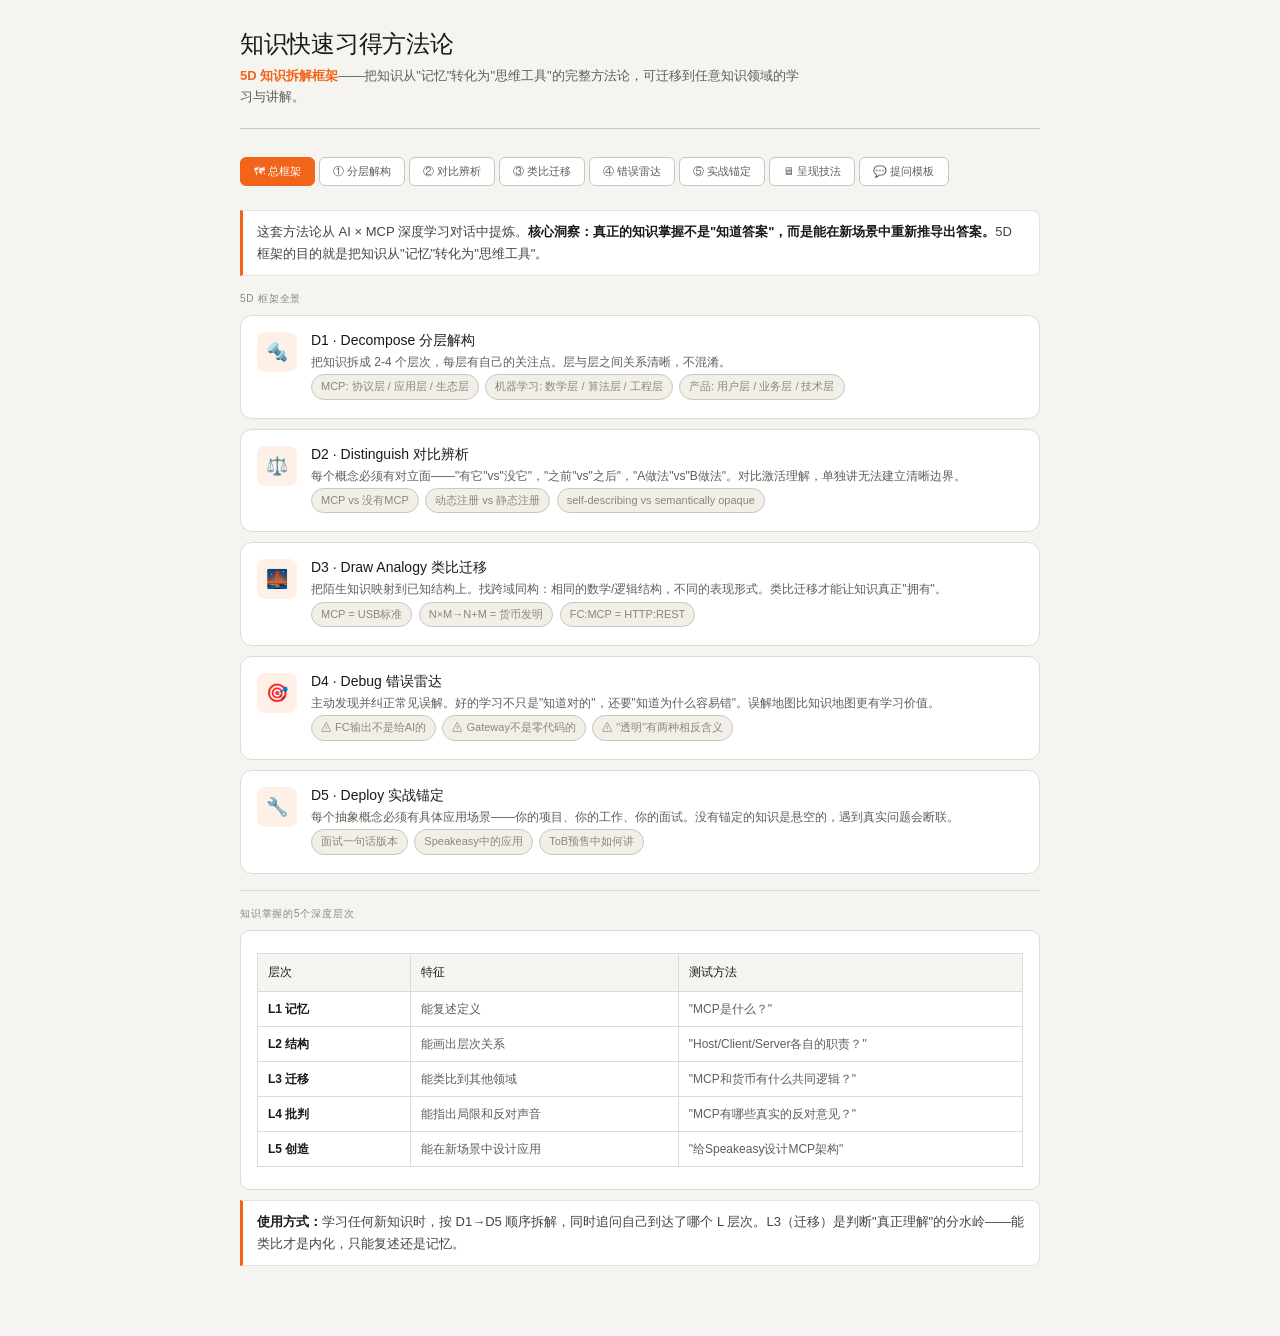
<file: interactive/agent/5d-methodology.html>
<!DOCTYPE html>
<html lang="zh-CN">
<head>
<meta charset="UTF-8">
<meta name="viewport" content="width=device-width, initial-scale=1.0">
<title>知识快速习得方法论 · 5D框架</title>
<style>
  * { box-sizing: border-box; margin: 0; padding: 0; }
  body {
    font-family: -apple-system, BlinkMacSystemFont, "PingFang SC", "Hiragino Sans GB", sans-serif;
    background: #f5f4f0; color: #1a1a18;
    min-height: 100vh; padding: 28px 16px 60px;
  }
  .container { max-width: 800px; margin: 0 auto; }

  /* ── Header ── */
  .header { margin-bottom: 28px; border-bottom: 0.5px solid #c8c7be; padding-bottom: 20px; }
  .header h1 { font-size: 24px; font-weight: 500; letter-spacing: -.3px; margin-bottom: 6px; }
  .header .tagline { font-size: 13px; color: #5f5e5a; line-height: 1.6; max-width: 560px; }
  .header .tagline strong { color: #F26419; }

  /* ── Tabs ── */
  .tabs { display: flex; gap: 4px; flex-wrap: wrap; margin-bottom: 24px; }
  .tab {
    padding: 6px 13px; font-size: 11px; border-radius: 6px; cursor: pointer;
    color: #5f5e5a; border: 0.5px solid #c8c7be; background: #fff;
    transition: all .15s; white-space: nowrap; font-weight: 400;
  }
  .tab.active { color: #fff; background: #F26419; border-color: #F26419; font-weight: 500; }
  .tab:hover:not(.active) { background: #ece9e2; }

  /* ── Panels ── */
  .panel { display: none; }
  .panel.active { display: block; }

  /* ── Section label ── */
  .sl {
    font-size: 10px; font-weight: 500; letter-spacing: .08em;
    text-transform: uppercase; color: #888780; margin: 16px 0 9px;
  }
  .sl:first-child { margin-top: 0; }

  /* ── Callout ── */
  .callout {
    border-left: 3px solid #F26419; padding: 10px 14px;
    background: #fff; border-radius: 0 8px 8px 0;
    margin: 10px 0; font-size: 13px; color: #444441; line-height: 1.7;
    border: 0.5px solid #e8e3da; border-left: 3px solid #F26419;
  }
  .callout strong { color: #1a1a18; }
  .callout-blue {
    border-left: 3px solid #3b8bd4; background: #e6f1fb;
    border: 0.5px solid #b5d4f4; border-left: 3px solid #3b8bd4;
    color: #042c53; padding: 10px 14px; border-radius: 0 8px 8px 0;
    margin: 10px 0; font-size: 13px; line-height: 1.7;
  }
  .callout-blue strong { color: #0c447c; }

  /* ── Card ── */
  .card {
    background: #fff; border-radius: 10px; padding: 14px 16px;
    margin-bottom: 10px; border: 0.5px solid #dedad4;
  }
  .card-t { font-size: 13px; font-weight: 500; color: #1a1a18; margin-bottom: 5px; display: flex; align-items: center; gap: 8px; }
  .card-b { font-size: 12px; color: #5f5e5a; line-height: 1.75; }

  /* ── Code ── */
  pre {
    font-family: "SF Mono", "Fira Code", monospace;
    font-size: 11px; background: #f1efe8;
    border-radius: 7px; padding: 12px 14px;
    border: 0.5px solid #c8c7be;
    margin: 8px 0; line-height: 1.9;
    overflow-x: auto; white-space: pre; color: #2c2c2a;
  }
  code { font-family: "SF Mono", monospace; font-size: 11px; background: #e8e6df; padding: 1px 5px; border-radius: 3px; color: #2c2c2a; }

  /* ── Grid ── */
  .row { display: grid; grid-template-columns: 1fr 1fr; gap: 10px; margin: 10px 0; }
  .row3 { display: grid; grid-template-columns: 1fr 1fr 1fr; gap: 10px; margin: 10px 0; }
  @media (max-width: 580px) { .row { grid-template-columns: 1fr; } .row3 { grid-template-columns: 1fr; } }

  /* ── Verdict boxes ── */
  .gbox { border-radius: 8px; padding: 12px 14px; font-size: 12px; line-height: 1.7; border: 0.5px solid #97c459; background: #eaf3de; color: #173404; }
  .rbox { border-radius: 8px; padding: 12px 14px; font-size: 12px; line-height: 1.7; border: 0.5px solid #f09595; background: #fcebeb; color: #501313; }
  .obox { border-radius: 8px; padding: 12px 14px; font-size: 12px; line-height: 1.7; border: 0.5px solid #EF9F27; background: #faeeda; color: #412402; }

  /* ── Tag ── */
  .tag {
    display: inline-block; font-size: 10px; padding: 2px 7px;
    border-radius: 4px; font-weight: 500;
  }
  .tag-o { background: #fef0e7; color: #B8440A; }
  .tag-g { background: #eaf3de; color: #3b6d11; }
  .tag-b { background: #e6f1fb; color: #185fa5; }
  .tag-gray { background: #f1efe8; color: #5f5e5a; border: 0.5px solid #c8c7be; }

  /* ── Step ── */
  .step { display: flex; gap: 10px; margin-bottom: 9px; align-items: flex-start; }
  .sn {
    width: 24px; height: 24px; border-radius: 50%; background: #F26419;
    color: #fff; font-size: 11px; font-weight: 500;
    display: flex; align-items: center; justify-content: center; flex-shrink: 0; margin-top: 1px;
  }
  .sb { flex: 1; font-size: 13px; color: #444441; line-height: 1.65; }
  .sb strong { color: #1a1a18; }

  /* ── Separator ── */
  .sep { border: none; border-top: 0.5px solid #dedad4; margin: 16px 0; }

  /* ── Big number ── */
  .big-d { font-size: 36px; font-weight: 500; color: #F26419; line-height: 1; margin-bottom: 4px; }

  /* ── Framework overview card ── */
  .d-card {
    background: #fff; border-radius: 12px; padding: 16px;
    border: 0.5px solid #dedad4; margin-bottom: 10px;
    display: flex; gap: 14px; align-items: flex-start;
  }
  .d-icon {
    width: 40px; height: 40px; border-radius: 8px; background: #fef0e7;
    display: flex; align-items: center; justify-content: center;
    font-size: 18px; flex-shrink: 0;
  }
  .d-body { flex: 1; }
  .d-title { font-size: 14px; font-weight: 500; color: #1a1a18; margin-bottom: 3px; }
  .d-sub { font-size: 12px; color: #5f5e5a; line-height: 1.6; }

  /* ── Example pill ── */
  .example { display: inline-block; font-size: 11px; padding: 3px 9px; border-radius: 20px; background: #f1efe8; color: #888780; margin: 2px 3px 2px 0; border: 0.5px solid #c8c7be; }

  /* ── Prompt template box ── */
  .prompt-box {
    background: #f1efe8; border-radius: 8px; padding: 12px 14px;
    font-size: 12px; color: #444441; line-height: 1.8;
    border: 0.5px solid #c8c7be; margin: 8px 0;
    font-family: -apple-system, sans-serif;
  }
  .prompt-var { color: #F26419; font-weight: 500; }

  /* ── Timeline ── */
  .tl { border-left: 2px solid #c8c7be; padding: 0 0 14px 16px; position: relative; margin-left: 8px; }
  .tl:last-child { padding-bottom: 0; }
  .tld { width: 10px; height: 10px; border-radius: 50%; background: #F26419; position: absolute; left: -6px; top: 2px; }
  .tly { font-size: 10px; font-weight: 500; color: #F26419; margin-bottom: 2px; }
  .tlt { font-size: 13px; font-weight: 500; color: #1a1a18; margin-bottom: 3px; }
  .tlb { font-size: 12px; color: #5f5e5a; line-height: 1.6; }

  /* ── Highlight line ── */
  .hl {
    background: #fef0e7; border-left: 3px solid #F26419;
    padding: 8px 12px; border-radius: 0 6px 6px 0;
    font-size: 12px; color: #633806; margin: 8px 0; line-height: 1.6;
  }

  /* ── Table ── */
  table { border-collapse: collapse; width: 100%; font-size: 12px; margin: 8px 0; }
  th { background: #f5f4f0; padding: 8px 10px; text-align: left; font-weight: 500; border: 0.5px solid #dedad4; color: #1a1a18; }
  td { padding: 8px 10px; border: 0.5px solid #dedad4; color: #5f5e5a; line-height: 1.5; vertical-align: top; }
  td strong { color: #1a1a18; }
</style>
</head>
<body>
<div class="container">

  <div class="header">
    <h1>知识快速习得方法论</h1>
    <p class="tagline"><strong>5D 知识拆解框架</strong>——把知识从"记忆"转化为"思维工具"的完整方法论，可迁移到任意知识领域的学习与讲解。</p>
  </div>

  <div class="tabs">
    <button class="tab active" onclick="show(0)">🗺 总框架</button>
    <button class="tab" onclick="show(1)">① 分层解构</button>
    <button class="tab" onclick="show(2)">② 对比辨析</button>
    <button class="tab" onclick="show(3)">③ 类比迁移</button>
    <button class="tab" onclick="show(4)">④ 错误雷达</button>
    <button class="tab" onclick="show(5)">⑤ 实战锚定</button>
    <button class="tab" onclick="show(6)">🖥 呈现技法</button>
    <button class="tab" onclick="show(7)">💬 提问模板</button>
  </div>

  <!-- ════════ PANEL 0: Overview ════════ -->
  <div class="panel active" id="p0">
    <div class="callout">
      这套方法论从 AI × MCP 深度学习对话中提炼。<strong>核心洞察：真正的知识掌握不是"知道答案"，而是能在新场景中重新推导出答案。</strong>5D 框架的目的就是把知识从"记忆"转化为"思维工具"。
    </div>

    <div class="sl">5D 框架全景</div>

    <div class="d-card">
      <div class="d-icon">🔩</div>
      <div class="d-body">
        <div class="d-title">D1 · Decompose 分层解构</div>
        <div class="d-sub">把知识拆成 2-4 个层次，每层有自己的关注点。层与层之间关系清晰，不混淆。<br>
        <span class="example">MCP: 协议层 / 应用层 / 生态层</span>
        <span class="example">机器学习: 数学层 / 算法层 / 工程层</span>
        <span class="example">产品: 用户层 / 业务层 / 技术层</span></div>
      </div>
    </div>

    <div class="d-card">
      <div class="d-icon">⚖️</div>
      <div class="d-body">
        <div class="d-title">D2 · Distinguish 对比辨析</div>
        <div class="d-sub">每个概念必须有对立面——"有它"vs"没它"，"之前"vs"之后"，"A做法"vs"B做法"。对比激活理解，单独讲无法建立清晰边界。<br>
        <span class="example">MCP vs 没有MCP</span>
        <span class="example">动态注册 vs 静态注册</span>
        <span class="example">self-describing vs semantically opaque</span></div>
      </div>
    </div>

    <div class="d-card">
      <div class="d-icon">🌉</div>
      <div class="d-body">
        <div class="d-title">D3 · Draw Analogy 类比迁移</div>
        <div class="d-sub">把陌生知识映射到已知结构上。找跨域同构：相同的数学/逻辑结构，不同的表现形式。类比迁移才能让知识真正"拥有"。<br>
        <span class="example">MCP = USB标准</span>
        <span class="example">N×M→N+M = 货币发明</span>
        <span class="example">FC:MCP = HTTP:REST</span></div>
      </div>
    </div>

    <div class="d-card">
      <div class="d-icon">🎯</div>
      <div class="d-body">
        <div class="d-title">D4 · Debug 错误雷达</div>
        <div class="d-sub">主动发现并纠正常见误解。好的学习不只是"知道对的"，还要"知道为什么容易错"。误解地图比知识地图更有学习价值。<br>
        <span class="example">⚠ FC输出不是给AI的</span>
        <span class="example">⚠ Gateway不是零代码的</span>
        <span class="example">⚠ "透明"有两种相反含义</span></div>
      </div>
    </div>

    <div class="d-card">
      <div class="d-icon">🔧</div>
      <div class="d-body">
        <div class="d-title">D5 · Deploy 实战锚定</div>
        <div class="d-sub">每个抽象概念必须有具体应用场景——你的项目、你的工作、你的面试。没有锚定的知识是悬空的，遇到真实问题会断联。<br>
        <span class="example">面试一句话版本</span>
        <span class="example">Speakeasy中的应用</span>
        <span class="example">ToB预售中如何讲</span></div>
      </div>
    </div>

    <div class="sep"></div>

    <div class="sl">知识掌握的5个深度层次</div>
    <div class="card">
      <div class="card-b">
        <table>
          <tr>
            <th style="width:20%">层次</th>
            <th style="width:35%">特征</th>
            <th style="width:45%">测试方法</th>
          </tr>
          <tr>
            <td><strong>L1 记忆</strong></td>
            <td>能复述定义</td>
            <td>"MCP是什么？"</td>
          </tr>
          <tr>
            <td><strong>L2 结构</strong></td>
            <td>能画出层次关系</td>
            <td>"Host/Client/Server各自的职责？"</td>
          </tr>
          <tr>
            <td><strong>L3 迁移</strong></td>
            <td>能类比到其他领域</td>
            <td>"MCP和货币有什么共同逻辑？"</td>
          </tr>
          <tr>
            <td><strong>L4 批判</strong></td>
            <td>能指出局限和反对声音</td>
            <td>"MCP有哪些真实的反对意见？"</td>
          </tr>
          <tr>
            <td><strong>L5 创造</strong></td>
            <td>能在新场景中设计应用</td>
            <td>"给Speakeasy设计MCP架构"</td>
          </tr>
        </table>
      </div>
    </div>

    <div class="callout">
      <strong>使用方式：</strong>学习任何新知识时，按 D1→D5 顺序拆解，同时追问自己到达了哪个 L 层次。L3（迁移）是判断"真正理解"的分水岭——能类比才是内化，只能复述还是记忆。
    </div>
  </div>

  <!-- ════════ PANEL 1: D1 分层解构 ════════ -->
  <div class="panel" id="p1">
    <div class="sl">D1 核心原则</div>
    <div class="callout">
      <strong>任何复杂知识都可以切成2-4层，每层解决不同层次的"为什么"。</strong>分层的本质是把"什么都要讲"变成"在这层只讲这个"，消除认知混乱。
    </div>

    <div class="sl">分层的三种切割方式</div>

    <div class="card">
      <div class="card-t">切割方式 A：抽象程度切割（最常用）</div>
      <div class="card-b">
        从"如何实现"到"如何运转"到"如何影响世界"，每层越来越宏观。<br><br>
        <strong>模板：</strong>协议/实现层 → 应用/使用层 → 生态/影响层<br><br>
        <strong>MCP例子：</strong><br>
        · 协议层：Host/Client/Server三角, JSON-RPC, stdio vs SSE<br>
        · 应用层：Tool调用循环, Resource按需读取, Prompt模板<br>
        · 生态层：N+M效应, 飞轮效应, 与OpenAPI/gRPC的关系
      </div>
    </div>

    <div class="card">
      <div class="card-t">切割方式 B：时间维度切割（适合技术演化）</div>
      <div class="card-b">
        从"过去是怎么做的"到"现在怎么做"到"未来可能怎么做"。<br><br>
        <strong>MCP例子：</strong><br>
        · 2022年前：Prompt硬解析（正则提取）<br>
        · 2023年：Function Calling（结构化输出）<br>
        · 2024年：MCP（标准化协议）<br>
        · 未来：Streamable HTTP（无状态版本）
      </div>
    </div>

    <div class="card">
      <div class="card-t">切割方式 C：视角维度切割（适合多角色场景）</div>
      <div class="card-b">
        同一个系统从不同角色视角看到不同的关注点。<br><br>
        <strong>MCP例子：</strong><br>
        · 开发者视角：怎么写MCP Server, 用什么SDK<br>
        · 架构师视角：Gateway设计, 安全模型, 传输层选型<br>
        · 产品/商业视角：N+M效应, 生态飞轮, ToB预售价值主张
      </div>
    </div>

    <div class="sep"></div>

    <div class="sl">操作步骤</div>
    <div class="step"><div class="sn">1</div><div class="sb"><strong>识别核心概念</strong>：这个知识最难理解的地方在哪里？通常是"混在一起讲"导致的</div></div>
    <div class="step"><div class="sn">2</div><div class="sb"><strong>选择切割维度</strong>：用A（抽象度）、B（时间）、C（视角）中最能解释混乱的那个</div></div>
    <div class="step"><div class="sn">3</div><div class="sb"><strong>给每层命名</strong>：好的层名本身就是说明——"协议层"比"底层"好，"生态层"比"宏观"好</div></div>
    <div class="step"><div class="sn">4</div><div class="sb"><strong>定义层间接口</strong>：每层对上层提供什么，对下层依赖什么——这比层内的内容更重要</div></div>

    <div class="hl">
      <strong>迁移练习：</strong>用"抽象程度"切割"Kubernetes"：运行时层（容器执行）→ 编排层（Pod调度）→ 平台层（云服务商集成）→ 生态层（Helm/Operator生态）
    </div>
  </div>

  <!-- ════════ PANEL 2: D2 对比辨析 ════════ -->
  <div class="panel" id="p2">
    <div class="sl">D2 核心原则</div>
    <div class="callout">
      <strong>概念的边界只能在对比中才能清晰。</strong>单独定义一个东西，读者脑子里没有锚点。有了对比，"不是什么"和"是什么"同等重要。
    </div>

    <div class="sl">4种对比结构模板</div>

    <div class="card">
      <div class="card-t">对比类型 1：有 vs 没有（引入前后）</div>
      <div class="card-b">
        最强的对比——让读者感受到"缺少它"时的痛苦，再感受到"有了它"的价值。<br><br>
        <strong>适用场景：</strong>解释一项新技术/方法/工具的价值<br>
        <strong>MCP例子：</strong>N×M vs N+M，"没有MCP每家写对接代码" vs "有MCP一次写全局复用"
      </div>
    </div>

    <div class="card">
      <div class="card-t">对比类型 2：A方案 vs B方案（选型对比）</div>
      <div class="card-b">
        两种方式各有什么优劣，什么场景用哪个。不是"哪个更好"而是"什么情况下哪个更合适"。<br><br>
        <strong>适用场景：</strong>架构选型、技术路线决策<br>
        <strong>MCP例子：</strong>静态Tool注册 vs 动态注册，本地stdio vs 远程SSE
      </div>
    </div>

    <div class="card">
      <div class="card-t">对比类型 3：人理解 vs AI理解（受众对比）</div>
      <div class="card-b">
        同一样东西，不同受众看到的信息不同。揭示"为什么需要专门设计"。<br><br>
        <strong>适用场景：</strong>解释为什么要为特定受众重新设计<br>
        <strong>MCP例子：</strong>REST endpoint对人透明（human-readable）vs 对AI语义不透明（semantically opaque）
      </div>
    </div>

    <div class="card">
      <div class="card-t">对比类型 4：表象 vs 本质（认知深化）</div>
      <div class="card-b">
        读者以为是A，实际上是B。用于纠正直觉性误解，产生"原来如此"的顿悟感。<br><br>
        <strong>适用场景：</strong>纠正普遍性误解<br>
        <strong>MCP例子：</strong>AI"表演"发邮件 vs 真正执行发邮件（揭示AI不直接执行的本质）
      </div>
    </div>

    <div class="sep"></div>

    <div class="sl">视觉呈现原则</div>
    <div class="row">
      <div class="gbox">
        <strong>绿色框 = 推荐/正确/有了它</strong><br><br>
        颜色传达价值判断，读者不需要读完就能感知立场。绿色触发"这个是好的"的直觉。
      </div>
      <div class="rbox">
        <strong>红色框 = 问题/错误/没有它</strong><br><br>
        红色触发"这里有问题"的警觉。用于展示痛点、旧方式的缺陷、常见错误。
      </div>
    </div>
    <div class="obox" style="margin-top:10px">
      <strong>橙色/黄色框 = 权衡/中性/需要注意</strong><br><br>
      既不完全好也不完全坏的情况。适用于"有弊端但也有价值"的动态注册这类场景。
    </div>
  </div>

  <!-- ════════ PANEL 3: D3 类比迁移 ════════ -->
  <div class="panel" id="p3">
    <div class="sl">D3 核心原则</div>
    <div class="callout">
      <strong>类比迁移是知识内化的核心机制。</strong>当你能把新知识映射到已有的认知结构上时，学习才真正发生。类比不是"比喻"，而是发现两个领域的<strong>同构关系</strong>——相同的数学/逻辑结构。
    </div>

    <div class="sl">发现类比的3步法</div>
    <div class="step"><div class="sn">1</div><div class="sb"><strong>提炼核心结构：</strong>这个知识的本质逻辑是什么？用最简洁的数学/逻辑语言描述（如：N×M → N+M, "引入中间层消除笛卡尔积"）</div></div>
    <div class="step"><div class="sn">2</div><div class="sb"><strong>跨域搜索同构：</strong>在自然界、经济学、历史、工程学中，哪里有相同的结构？货币（交换中间层）、USB（接口中间层）、HTTP（通信中间层）</div></div>
    <div class="step"><div class="sn">3</div><div class="sb"><strong>验证映射完整性：</strong>类比的哪些部分成立？哪些不成立？明确指出类比的边界，避免过度泛化</div></div>

    <div class="sep"></div>

    <div class="sl">MCP对话中用到的类比地图</div>
    <div class="card">
      <div class="card-b">
        <table>
          <tr>
            <th>MCP概念</th>
            <th>类比对象</th>
            <th>同构的核心结构</th>
            <th>类比的边界</th>
          </tr>
          <tr>
            <td><strong>MCP协议</strong></td>
            <td>USB标准</td>
            <td>统一接口，设备即插即用</td>
            <td>USB是硬件，MCP是软件协议</td>
          </tr>
          <tr>
            <td><strong>N×M → N+M</strong></td>
            <td>货币发明</td>
            <td>引入中间层消除笛卡尔积复杂度</td>
            <td>货币还有价值存储功能，MCP没有</td>
          </tr>
          <tr>
            <td><strong>FC : MCP</strong></td>
            <td>HTTP : REST</td>
            <td>原子能力 vs 在其上的工程规范</td>
            <td>HTTP/REST是数据协议，FC/MCP含AI推理</td>
          </tr>
          <tr>
            <td><strong>MCP Gateway</strong></td>
            <td>API网关</td>
            <td>统一入口，内部路由，权限控制</td>
            <td>API网关面向开发者，MCP Gateway面向AI</td>
          </tr>
          <tr>
            <td><strong>MCP Adapter</strong></td>
            <td>电源适配器</td>
            <td>标准接口包装非标准接口</td>
            <td>电源转换电压/电流，Adapter转换协议格式</td>
          </tr>
        </table>
      </div>
    </div>

    <div class="sep"></div>

    <div class="sl">类比迁移的威力：N+M思想的普世性</div>
    <div class="callout-blue">
      <strong>当你理解了"引入标准中间层消除笛卡尔积复杂度"这个结构，你就同时理解了：</strong><br><br>
      货币 / 国际通用语（英语）/ 集装箱标准 / USB / HTTP / SQL / MCP<br><br>
      这些领域表面上毫无关系，但解决的是同一个数学问题。这就是为什么学会类比迁移后，学新知识会越来越快——你不是在学新东西，你是在认出熟悉的结构。
    </div>

    <div class="hl">
      <strong>练习模板：</strong>学到新知识时问自己——"这个本质上在解决什么数学问题？哪里还有相同的问题被其他方式解决过？" 能回答这两个问题，说明达到了L3（迁移）层次。
    </div>
  </div>

  <!-- ════════ PANEL 4: D4 错误雷达 ════════ -->
  <div class="panel" id="p4">
    <div class="sl">D4 核心原则</div>
    <div class="callout">
      <strong>误解地图比知识地图更有学习价值。</strong>知道"什么是对的"是L1层次；知道"为什么容易理解错"是L3层次。主动维护一份误解地图，是加速学习的捷径。
    </div>

    <div class="sl">3种典型误解模式</div>

    <div class="card">
      <div class="card-t">误解模式 A：类似词汇导致混淆</div>
      <div class="card-b">
        两个词看起来相关，实际指不同层次的事物。初学者把它们当成近义词使用。<br><br>
        <strong>MCP例子：</strong>"AI调用Tool" vs "AI输出Tool调用意图，代码执行Tool"<br>
        ——"调用"这个词把AI的意图表达和代码的真实执行混在一起了<br><br>
        <strong>检测方式：</strong>让学习者描述"谁做了什么"，看主语是否清晰
      </div>
    </div>

    <div class="card">
      <div class="card-t">误解模式 B：局部理解正确但整体逻辑错误</div>
      <div class="card-b">
        每个词都理解，但组合起来的逻辑有问题。<br><br>
        <strong>MCP例子：</strong>"N个App对接M个系统，有MCP后从200次变成30次连接"<br>
        ——连接数没有减少，减少的是开发工作量。把"连接数"和"开发工作量"混淆了<br><br>
        <strong>检测方式：</strong>让学习者"推导"结论，而不是背诵结论
      </div>
    </div>

    <div class="card">
      <div class="card-t">误解模式 C：从日常语义推断专业含义</div>
      <div class="card-b">
        用日常语言直觉去理解技术术语，导致方向性错误。<br><br>
        <strong>MCP例子：</strong>"对用户透明"在工程中指"用户感知不到"，和日常的"透明=可见"相反<br>
        "self-describing"不是"自我介绍"，是"接口本身携带足够语义不需要外部文档"<br><br>
        <strong>检测方式：</strong>让学习者用这个词造句，看语义是否正确
      </div>
    </div>

    <div class="sep"></div>

    <div class="sl">建立误解雷达的操作方法</div>
    <div class="step"><div class="sn">1</div><div class="sb"><strong>学习前预测：</strong>在深入学习前，把你"猜测"答案的直觉写下来——这些猜测后来有多少是错的？</div></div>
    <div class="step"><div class="sn">2</div><div class="sb"><strong>学习中追踪：</strong>每当感到"原来如此"（表示之前理解有偏差），立刻记下"我原来以为什么 → 正确的是什么"</div></div>
    <div class="step"><div class="sn">3</div><div class="sb"><strong>学习后归类：</strong>把收集的误解按上面3种模式分类，找出你个人的"误解倾向"</div></div>
    <div class="step"><div class="sn">4</div><div class="sb"><strong>教别人时使用：</strong>误解地图是最好的教学素材——先问对方你猜X是什么，然后揭示答案，比直接讲答案记忆更深刻</div></div>

    <div class="hl">
      <strong>面试价值：</strong>说出"这个问题常见的误解是……，正确的理解是……"，比只说正确答案显得认知更成熟。误解意识是专家和初学者的重要区别之一。
    </div>
  </div>

  <!-- ════════ PANEL 5: D5 实战锚定 ════════ -->
  <div class="panel" id="p5">
    <div class="sl">D5 核心原则</div>
    <div class="callout">
      <strong>没有锚定的知识是悬空的。</strong>抽象概念只有连接到具体场景，才能在真实问题出现时被"想起来"并"用出去"。实战锚定的目标是：<em>当你在真实项目里遇到相关问题，这个知识会自动浮现</em>。
    </div>

    <div class="sl">4种锚定方式</div>

    <div class="card">
      <div class="card-t">锚定方式 1：个人项目锚定（最强）</div>
      <div class="card-b">
        把抽象知识直接应用到你正在做的项目里，设计具体的实现方案。<br><br>
        <strong>操作：</strong>每学一个新概念，问自己"如果要在 <em>[你的项目]</em> 里用这个，我会怎么设计？"<br><br>
        <strong>Speakeasy例子：</strong>学完MCP Resource后 → "Speakeasy里词典数据应该用Resource而不是Tool返回，因为词典条目是按需读取的大数据，而不是执行动作"
      </div>
    </div>

    <div class="card">
      <div class="card-t">锚定方式 2：场景角色锚定</div>
      <div class="card-b">
        从你的职业角色出发，把知识转化为这个角色在真实场景中的语言。<br><br>
        <strong>操作：</strong>问自己"作为 <em>[你的角色]</em>，这个知识在什么真实情境下有用？我怎么用它？"<br><br>
        <strong>ToB预售例子：</strong>学完N+M效应后 → "客户问'我们系统能和AI打通吗'，我可以说：传统方式每个AI项目都要重新对接你们的系统，用MCP标准后只需对接一次，后续所有AI项目免费复用。集成成本从N×M降到N+M"
      </div>
    </div>

    <div class="card">
      <div class="card-t">锚定方式 3：面试问答锚定</div>
      <div class="card-b">
        为每个重要概念准备一个"一句话面试版本"——精炼、准确、有深度。<br><br>
        <strong>操作：</strong>问自己"如果面试官问这个，我用30秒怎么回答？"<br><br>
        <strong>模板：</strong>[概念]解决了[什么问题]，它的核心机制是[一句话]，和[类似概念]的区别是[关键差异]
      </div>
    </div>

    <div class="card">
      <div class="card-t">锚定方式 4：代码/流程锚定</div>
      <div class="card-b">
        写出（或画出）最小可运行的代码或流程图，哪怕是伪代码。执行细节迫使你理解概念的边界。<br><br>
        <strong>操作：</strong>每学完一个机制，尝试写出10-20行伪代码描述这个机制如何工作<br><br>
        <strong>FC例子：</strong>写出FC循环的伪代码——代码调AI → AI返回tool_use → 代码执行工具 → 结果传回AI → AI生成回答——这个过程中你会发现"谁主控"这个关键细节
      </div>
    </div>
  </div>

  <!-- ════════ PANEL 6: 呈现技法 ════════ -->
  <div class="panel" id="p6">
    <div class="sl">可视化 + 可交互的知识呈现系统</div>
    <div class="callout">
      好的知识呈现不是"把文字变成图表"，而是<strong>让信息结构本身变成学习路径</strong>。每个设计决策都应该服务于"让读者更容易理解和记忆"这个目标。
    </div>

    <div class="sl">导航设计</div>
    <div class="card">
      <div class="card-t">Tab 切换 = 多维度并行视角</div>
      <div class="card-b">
        不同 Tab 代表同一知识体系的不同切面，读者可以按需探索，不强迫线性阅读。<br><br>
        <strong>设计原则：</strong><br>
        · Tab数量：3-8个，过多导致选择困难<br>
        · Tab命名：用动词或问句，不用名词（"如何注册" 比 "注册流程" 更有行动感）<br>
        · 第一个Tab：必须是总览/框架，让读者先建立地图再深入细节<br>
        · 特殊Tab用颜色区分：⚠️错误纠正用红色，重要警示用醒目标记
      </div>
    </div>

    <div class="sl">颜色语义系统</div>
    <div class="row3">
      <div class="card" style="margin:0;border-left:3px solid #F26419">
        <div class="card-t">🟠 橙色</div>
        <div class="card-b" style="font-size:11px">核心概念、关键结论、最重要的信息。标题用橙色，callout用橙色左边框。</div>
      </div>
      <div class="card" style="margin:0;border-left:3px solid #639922">
        <div class="card-t">🟢 绿色</div>
        <div class="card-b" style="font-size:11px">推荐做法、正确答案、"有了它"的好处。触发"这个是好的"直觉。</div>
      </div>
      <div class="card" style="margin:0;border-left:3px solid #E24B4A">
        <div class="card-t">🔴 红色</div>
        <div class="card-b" style="font-size:11px">错误做法、警告、"没有它"的痛点。触发"这里有问题"的警觉。</div>
      </div>
    </div>
    <div class="row" style="margin-top:10px">
      <div class="card" style="margin:0;border-left:3px solid #3b8bd4">
        <div class="card-t">🔵 蓝色</div>
        <div class="card-b" style="font-size:11px">补充信息、说明、中性的背景知识。不是核心，但有用。</div>
      </div>
      <div class="card" style="margin:0;border-left:3px solid #888780">
        <div class="card-t">⚪ 灰色/白色</div>
        <div class="card-b" style="font-size:11px">背景、容器、结构本身。让有颜色的元素更突出。</div>
      </div>
    </div>

    <div class="sl" style="margin-top:14px">代码块的设计原则</div>
    <div class="card">
      <div class="card-b">
        代码不只是"技术细节"，它是最精确的知识载体。好的代码注释比文字解释更清晰。<br><br>
        <strong>关键原则：</strong><br>
        · 每段代码都有"这段代码在说明什么"的上文<br>
        · 注释用中文，代码用英文——中文注释是给读者的，代码是示例<br>
        · 关键行用注释标出 <code>← 这里是重点</code><br>
        · 错误案例和正确案例放在相邻代码块里，形成视觉对比
      </div>
    </div>

    <div class="sl">流程图的设计原则</div>
    <div class="card">
      <div class="card-b">
        · <strong>带编号的圆形步骤按钮</strong>：比"1. 2. 3."更有视觉重量，表达"这是一个需要按顺序执行的流程"<br>
        · <strong>时间线</strong>：用于"事物如何随时间演化"的叙述，比列表更有方向感<br>
        · <strong>ASCII流程图</strong>：放在代码块里，表达系统间的数据流——比真正的图形工具更快，在HTML里更好控制
      </div>
    </div>

    <div class="sl">表格的正确使用场景</div>
    <div class="card">
      <div class="card-b">
        表格只用于<strong>多维度比较</strong>——同时有2个以上维度需要对比时才用。单维度列表直接用卡片或步骤。<br><br>
        <strong>好的表格：</strong>REST vs gRPC vs MCP，对比维度：设计对象/能力发现/意图描述/调用方式/跨模型复用<br>
        <strong>差的表格：</strong>把可以用步骤列出来的内容强行塞进表格
      </div>
    </div>
  </div>

  <!-- ════════ PANEL 7: 提问模板 ════════ -->
  <div class="panel" id="p7">
    <div class="sl">向AI提问的关键：激发5D模式的提问框架</div>
    <div class="callout">
      同样的知识，提问方式不同，得到的输出质量相差10倍。这套提问模板是对话记录中有效问题的归纳——<strong>每个问题都设计为激发特定的认知深度。</strong>
    </div>

    <div class="sl">D1 分层解构 — 提问模板</div>
    <div class="prompt-box">
      "请从 <span class="prompt-var">[协议层/应用层/生态层]</span> 三个维度拆解 <span class="prompt-var">[知识点]</span>，每层的核心关注点是什么，层间的接口是什么"<br><br>
      "帮我理解 <span class="prompt-var">[概念A]</span> 和 <span class="prompt-var">[概念B]</span> 分别在哪个层次，它们的边界在哪里"<br><br>
      "<span class="prompt-var">[知识点]</span> 从 <span class="prompt-var">[角色A（开发者）]</span> 视角和 <span class="prompt-var">[角色B（架构师）]</span> 视角分别关注什么"
    </div>

    <div class="sl">D2 对比辨析 — 提问模板</div>
    <div class="prompt-box">
      "没有 <span class="prompt-var">[概念]</span> 时是什么状态，有了之后具体变化了什么——用具体数字/例子说明"<br><br>
      "<span class="prompt-var">[方案A]</span> 和 <span class="prompt-var">[方案B]</span> 的本质区别是什么，各自适合什么场景"<br><br>
      "从 <span class="prompt-var">[受众A]</span> 视角和 <span class="prompt-var">[受众B]</span> 视角，<span class="prompt-var">[同一事物]</span> 分别是什么样的"
    </div>

    <div class="sl">D3 类比迁移 — 提问模板</div>
    <div class="prompt-box">
      "<span class="prompt-var">[概念]</span> 的本质逻辑是什么？在日常生活/历史/其他工程领域有没有相似的结构"<br><br>
      "把 <span class="prompt-var">[概念]</span> 的N×M→N+M逻辑上升到更普世的数学/思想层面，可以迁移到哪些其他场景"<br><br>
      "<span class="prompt-var">[概念A]</span>:<span class="prompt-var">[概念B]</span> = <span class="prompt-var">[类比A]</span>:<span class="prompt-var">[类比B]</span>，这个类比在哪里成立，在哪里不成立"
    </div>

    <div class="sl">D4 错误雷达 — 提问模板</div>
    <div class="prompt-box">
      "学习 <span class="prompt-var">[概念]</span> 时最常见的误解是什么，为什么容易出现这个误解"<br><br>
      "我的理解是：<span class="prompt-var">[你的理解]</span>——这个理解有没有问题，哪里不准确"<br><br>
      "有哪些反对 <span class="prompt-var">[概念/方案]</span> 的真实声音，这些批评有没有道理"
    </div>

    <div class="sl">D5 实战锚定 — 提问模板</div>
    <div class="prompt-box">
      "如果在 <span class="prompt-var">[我的具体项目]</span> 里应用 <span class="prompt-var">[概念]</span>，架构应该怎么设计"<br><br>
      "作为 <span class="prompt-var">[ToB预售工程师]</span>，如何向客户用一句话解释 <span class="prompt-var">[概念]</span> 的业务价值"<br><br>
      "面试时被问到 <span class="prompt-var">[概念]</span>，30秒内怎么回答能显示出工程深度而不只是背书"
    </div>

    <div class="sep"></div>

    <div class="sl">输出格式要求模板（指定HTML输出）</div>
    <div class="prompt-box">
      "把以上内容整理成HTML文件，要求：<br>
      · Tab导航，每个维度一个Tab<br>
      · 使用绿框/红框对比重要决策<br>
      · 代码示例用 &lt;pre&gt; 标签<br>
      · 重要结论用橙色左边框callout<br>
      · 可以直接用浏览器打开，不需要渲染"
    </div>

    <div class="hl">
      <strong>元提问技巧：</strong>在一轮深度对话结束后，问"把这次对话中的知识拆解、讲解模式抽象出来，形成可迁移的方法论"——就是这个文档的来源。<strong>对AI的输出本身提问，是元学习的关键操作。</strong>
    </div>
  </div>

</div><!-- /container -->

<script>
  var panels = document.querySelectorAll('.panel');
  var tabs = document.querySelectorAll('.tab');
  function show(i) {
    for (var j = 0; j < panels.length; j++) {
      panels[j].classList.toggle('active', i === j);
      tabs[j].classList.toggle('active', i === j);
    }
  }
</script>
</body>
</html>
</file>
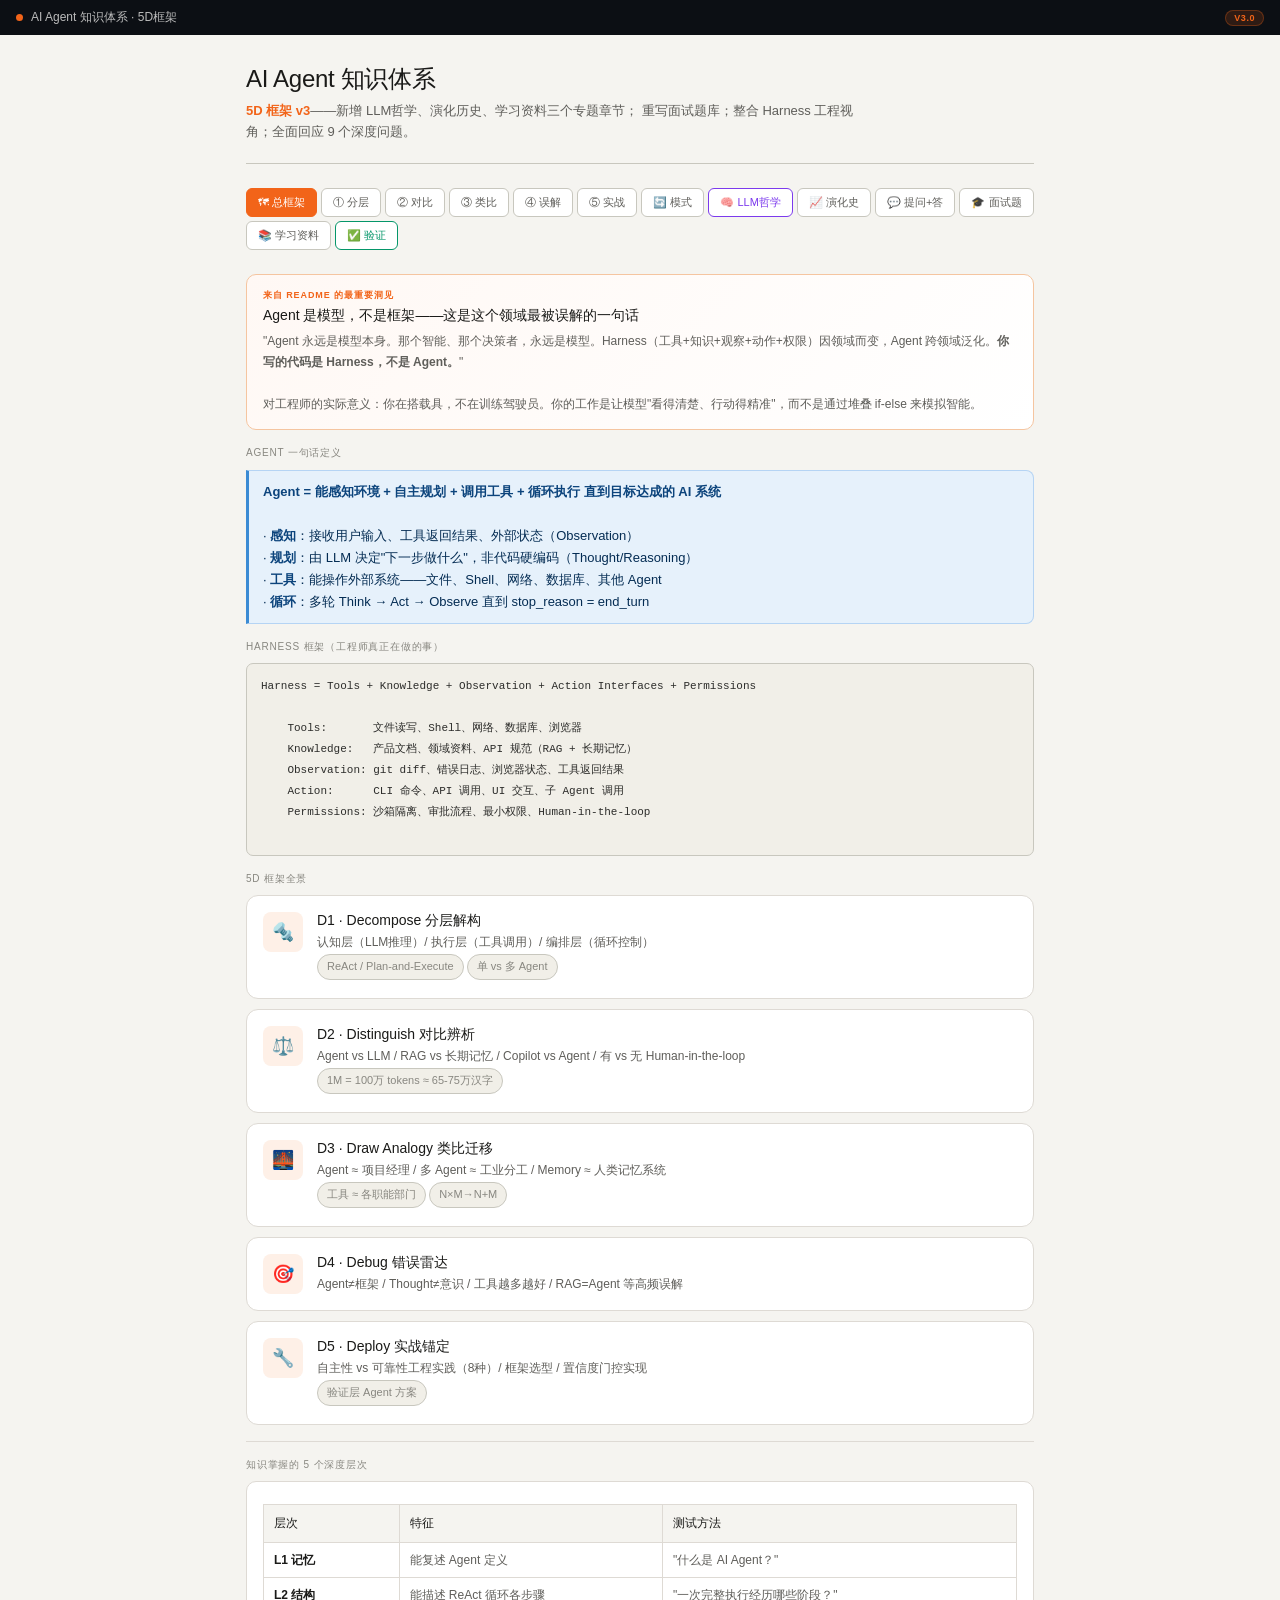
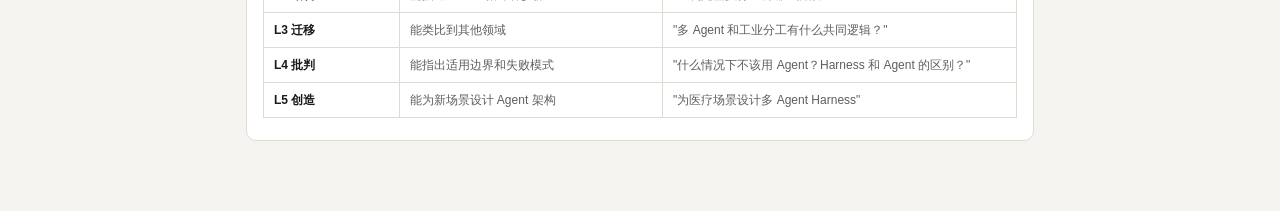
<file: interactive/agent/agent-5d-v3.html>
<!DOCTYPE html>
<html lang="zh-CN">
<head>
<meta charset="UTF-8">
<meta name="viewport" content="width=device-width, initial-scale=1.0">
<title>AI Agent 知识体系 · 5D框架 v3</title>
<style>
* { box-sizing: border-box; margin: 0; padding: 0; }
body {
  font-family: -apple-system, BlinkMacSystemFont, "PingFang SC", "Hiragino Sans GB", sans-serif;
  background: #f5f4f0; color: #1a1a18; min-height: 100vh; padding: 0 0 60px;
}
.container { max-width: 820px; margin: 0 auto; padding: 28px 16px 0; }

.top-nav {
  background: #0c0f14; padding: 9px 16px;
  display: flex; align-items: center; justify-content: space-between;
  position: sticky; top: 0; z-index: 50;
}
.top-nav-left { display: flex; align-items: center; gap: 8px; font-size: 12px; color: #bbb; }
.top-nav-dot { width: 7px; height: 7px; border-radius: 50%; background: #F26419; display: inline-block; }
.top-nav-badge {
  font-size: 9px; font-weight: 600; letter-spacing: .06em; text-transform: uppercase;
  color: #F26419; background: rgba(242,100,25,.15); padding: 2px 8px;
  border-radius: 10px; border: 1px solid rgba(242,100,25,.3);
}

.header { margin-bottom: 24px; border-bottom: 0.5px solid #c8c7be; padding-bottom: 20px; }
.header h1 { font-size: 24px; font-weight: 500; letter-spacing: -.3px; margin-bottom: 6px; }
.header .tagline { font-size: 13px; color: #5f5e5a; line-height: 1.6; max-width: 620px; }
.header .tagline strong { color: #F26419; }

.tabs { display: flex; gap: 4px; flex-wrap: wrap; margin-bottom: 24px; }
.tab {
  padding: 6px 11px; font-size: 11px; border-radius: 6px; cursor: pointer;
  color: #5f5e5a; border: 0.5px solid #c8c7be; background: #fff;
  transition: all .15s; white-space: nowrap;
}
.tab.active { color: #fff; background: #F26419; border-color: #F26419; font-weight: 500; }
.tab:hover:not(.active) { background: #ece9e2; }
.tab.phi { border-color: #7c3aed; color: #7c3aed; }
.tab.phi.active { background: #7c3aed; border-color: #7c3aed; color: #fff; }
.tab.check { border-color: #059669; color: #059669; }
.tab.check.active { background: #059669; border-color: #059669; color: #fff; }

.panel { display: none; }
.panel.active { display: block; }

.sl {
  font-size: 10px; font-weight: 500; letter-spacing: .08em;
  text-transform: uppercase; color: #888780; margin: 16px 0 9px;
}
.sl:first-child { margin-top: 0; }

.callout {
  padding: 10px 14px; background: #fff; border-radius: 0 8px 8px 0;
  margin: 10px 0; font-size: 13px; color: #444441; line-height: 1.7;
  border: 0.5px solid #e8e3da; border-left: 3px solid #F26419;
}
.callout strong { color: #1a1a18; }
.callout-blue {
  border-left: 3px solid #3b8bd4; background: #e6f1fb;
  border: 0.5px solid #b5d4f4; border-left: 3px solid #3b8bd4;
  color: #042c53; padding: 10px 14px; border-radius: 0 8px 8px 0;
  margin: 10px 0; font-size: 13px; line-height: 1.7;
}
.callout-blue strong { color: #0c447c; }
.callout-purple {
  border-left: 3px solid #9f7aea; background: #f5f3ff;
  border: 0.5px solid #c4b5fd; border-left: 3px solid #9f7aea;
  color: #2e1065; padding: 10px 14px; border-radius: 0 8px 8px 0;
  margin: 10px 0; font-size: 13px; line-height: 1.7;
}
.callout-purple strong { color: #5b21b6; }
.callout-green {
  border-left: 3px solid #059669; background: #ecfdf5;
  border: 0.5px solid #6ee7b7; border-left: 3px solid #059669;
  color: #064e3b; padding: 10px 14px; border-radius: 0 8px 8px 0;
  margin: 10px 0; font-size: 13px; line-height: 1.7;
}
.callout-green strong { color: #065f46; }

.mbox {
  background: linear-gradient(135deg, #fff8f4 0%, #fff 100%);
  border: 1px solid #f5c5a0; border-radius: 10px; padding: 14px 16px; margin: 12px 0;
}
.mbox-label { font-size: 9px; font-weight: 600; letter-spacing: .1em; text-transform: uppercase; color: #F26419; margin-bottom: 5px; }
.mbox-title { font-size: 14px; font-weight: 500; color: #1a1a18; margin-bottom: 6px; }
.mbox-body { font-size: 12px; color: #5f5e5a; line-height: 1.75; }

.card {
  background: #fff; border-radius: 10px; padding: 14px 16px;
  margin-bottom: 10px; border: 0.5px solid #dedad4;
}
.card-t { font-size: 13px; font-weight: 500; color: #1a1a18; margin-bottom: 5px; }
.card-b { font-size: 12px; color: #5f5e5a; line-height: 1.75; }

pre {
  font-family: "SF Mono", "Fira Code", monospace;
  font-size: 11px; background: #f1efe8;
  border-radius: 7px; padding: 12px 14px;
  border: 0.5px solid #c8c7be; margin: 8px 0; line-height: 1.9;
  overflow-x: auto; white-space: pre; color: #2c2c2a;
}
code { font-family: "SF Mono", monospace; font-size: 11px; background: #e8e6df; padding: 1px 5px; border-radius: 3px; color: #2c2c2a; }

.row { display: grid; grid-template-columns: 1fr 1fr; gap: 10px; margin: 10px 0; }
.row3 { display: grid; grid-template-columns: 1fr 1fr 1fr; gap: 10px; margin: 10px 0; }
@media (max-width: 580px) { .row,.row3 { grid-template-columns: 1fr; } }

.gbox { border-radius: 8px; padding: 12px 14px; font-size: 12px; line-height: 1.7; border: 0.5px solid #97c459; background: #eaf3de; color: #173404; }
.rbox { border-radius: 8px; padding: 12px 14px; font-size: 12px; line-height: 1.7; border: 0.5px solid #f09595; background: #fcebeb; color: #501313; }
.obox { border-radius: 8px; padding: 12px 14px; font-size: 12px; line-height: 1.7; border: 0.5px solid #EF9F27; background: #faeeda; color: #412402; }

.step { display: flex; gap: 10px; margin-bottom: 9px; align-items: flex-start; }
.sn {
  width: 24px; height: 24px; border-radius: 50%; background: #F26419;
  color: #fff; font-size: 11px; font-weight: 500;
  display: flex; align-items: center; justify-content: center; flex-shrink: 0; margin-top: 1px;
}
.sb { flex: 1; font-size: 13px; color: #444441; line-height: 1.65; }
.sb strong { color: #1a1a18; }

.sep { border: none; border-top: 0.5px solid #dedad4; margin: 16px 0; }

.d-card {
  background: #fff; border-radius: 12px; padding: 16px;
  border: 0.5px solid #dedad4; margin-bottom: 10px;
  display: flex; gap: 14px; align-items: flex-start;
}
.d-icon {
  width: 40px; height: 40px; border-radius: 8px; background: #fef0e7;
  display: flex; align-items: center; justify-content: center;
  font-size: 18px; flex-shrink: 0;
}
.d-body { flex: 1; }
.d-title { font-size: 14px; font-weight: 500; color: #1a1a18; margin-bottom: 3px; }
.d-sub { font-size: 12px; color: #5f5e5a; line-height: 1.6; }

.example { display: inline-block; font-size: 11px; padding: 3px 9px; border-radius: 20px; background: #f1efe8; color: #888780; margin: 2px 3px 2px 0; border: 0.5px solid #c8c7be; }

.tl { border-left: 2px solid #c8c7be; padding: 0 0 14px 16px; position: relative; margin-left: 8px; }
.tl:last-child { padding-bottom: 0; }
.tld { width: 10px; height: 10px; border-radius: 50%; background: #F26419; position: absolute; left: -6px; top: 2px; }
.tly { font-size: 10px; font-weight: 500; color: #F26419; margin-bottom: 2px; }
.tlt { font-size: 13px; font-weight: 500; color: #1a1a18; margin-bottom: 3px; }
.tlb { font-size: 12px; color: #5f5e5a; line-height: 1.6; }

.hl {
  background: #fef0e7; border-left: 3px solid #F26419;
  padding: 8px 12px; border-radius: 0 6px 6px 0;
  font-size: 12px; color: #633806; margin: 8px 0; line-height: 1.6;
}

table { border-collapse: collapse; width: 100%; font-size: 12px; margin: 8px 0; }
th { background: #f5f4f0; padding: 8px 10px; text-align: left; font-weight: 500; border: 0.5px solid #dedad4; color: #1a1a18; }
td { padding: 8px 10px; border: 0.5px solid #dedad4; color: #5f5e5a; line-height: 1.5; vertical-align: top; }
td strong { color: #1a1a18; }

.qa-block { margin-bottom: 14px; }
.qa-q {
  font-size: 13px; font-weight: 500; color: #1a1a18;
  padding: 10px 14px; background: #fef0e7;
  border-radius: 8px 8px 0 0; border: 0.5px solid #f5c5a0;
  display: flex; gap: 8px; align-items: flex-start;
}
.qa-qn { color: #F26419; font-size: 12px; font-weight: 600; flex-shrink: 0; margin-top: 1px; }
.qa-a {
  font-size: 12px; color: #444441; line-height: 1.75;
  padding: 10px 14px; background: #fff;
  border-radius: 0 0 8px 8px; border: 0.5px solid #dedad4; border-top: none;
}
.qa-a strong { color: #1a1a18; }

.pq-wrap { border-radius: 8px; overflow: hidden; margin: 12px 0; border: 0.5px solid #dedad4; }
.pq-q { background: #f1efe8; padding: 9px 14px; font-size: 12px; color: #444441; line-height: 1.7; border-bottom: 0.5px solid #dedad4; }
.pq-a { background: #fff; padding: 9px 14px; font-size: 12px; color: #5f5e5a; line-height: 1.75; }
.pq-a strong { color: #1a1a18; }
.pq-tag { display: inline-block; font-size: 9px; font-weight: 600; letter-spacing: .06em; text-transform: uppercase; color: #F26419; background: rgba(242,100,25,.12); padding: 1px 6px; border-radius: 3px; margin-right: 6px; }

/* Interview cards */
.iv-card {
  background: #fff; border-radius: 10px; margin-bottom: 10px;
  border: 0.5px solid #dedad4; overflow: hidden;
}
.iv-head {
  display: flex; align-items: center; gap: 10px;
  padding: 10px 14px; cursor: pointer;
  background: #fff; transition: background .15s;
}
.iv-head:hover { background: #f5f4f0; }
.iv-badge {
  font-size: 9px; font-weight: 600; letter-spacing: .05em; text-transform: uppercase;
  padding: 2px 7px; border-radius: 4px; flex-shrink: 0;
}
.iv-badge.easy { background: #eaf3de; color: #3b6d11; }
.iv-badge.mid { background: #faeeda; color: #854d0e; }
.iv-badge.hard { background: #fcebeb; color: #991b1b; }
.iv-qtext { font-size: 13px; font-weight: 500; color: #1a1a18; flex: 1; }
.iv-arrow { font-size: 10px; color: #888780; transition: transform .2s; }
.iv-body {
  padding: 0 14px; max-height: 0; overflow: hidden;
  transition: max-height .3s ease, padding .3s;
  font-size: 12px; color: #5f5e5a; line-height: 1.75;
  border-top: 0.5px solid transparent;
}
.iv-body.open {
  max-height: 600px; padding: 10px 14px;
  border-top-color: #dedad4;
}
.iv-body strong { color: #1a1a18; }

/* Resource cards */
.res-card {
  background: #fff; border-radius: 10px; padding: 12px 14px;
  margin-bottom: 8px; border: 0.5px solid #dedad4;
  display: flex; gap: 12px; align-items: flex-start;
}
.res-icon { font-size: 20px; flex-shrink: 0; margin-top: 2px; }
.res-body { flex: 1; }
.res-title { font-size: 13px; font-weight: 500; color: #1a1a18; margin-bottom: 3px; }
.res-sub { font-size: 12px; color: #5f5e5a; line-height: 1.6; }
.res-tag { display: inline-block; font-size: 10px; padding: 1px 7px; border-radius: 4px; background: #f1efe8; color: #888780; border: 0.5px solid #c8c7be; margin-right: 4px; }

/* Quiz */
.quiz-q { background: #fff; border-radius: 10px; padding: 14px 16px; margin-bottom: 12px; border: 0.5px solid #dedad4; }
.quiz-qtext { font-size: 13px; font-weight: 500; color: #1a1a18; margin-bottom: 10px; }
.quiz-opts { display: flex; flex-direction: column; gap: 6px; }
.quiz-opt {
  padding: 8px 12px; border-radius: 7px; cursor: pointer;
  font-size: 12px; color: #444441; border: 0.5px solid #dedad4;
  background: #f5f4f0; transition: all .15s; line-height: 1.5;
}
.quiz-opt:hover { background: #ece9e2; }
.quiz-opt.correct { background: #eaf3de; border-color: #97c459; color: #173404; }
.quiz-opt.wrong { background: #fcebeb; border-color: #f09595; color: #501313; }
.quiz-exp { font-size: 12px; color: #5f5e5a; margin-top: 8px; padding: 8px 12px; background: #f5f4f0; border-radius: 6px; display: none; line-height: 1.65; }
.quiz-exp.show { display: block; }
.quiz-score { font-size: 20px; font-weight: 500; color: #F26419; }
</style>
</head>
<body>

<div class="top-nav">
  <div class="top-nav-left">
    <span class="top-nav-dot"></span>
    <span>AI Agent 知识体系 · 5D框架</span>
  </div>
  <span class="top-nav-badge">v3.0</span>
</div>

<div class="container">

<div class="header">
  <h1>AI Agent 知识体系</h1>
  <p class="tagline">
    <strong>5D 框架 v3</strong>——新增 LLM哲学、演化历史、学习资料三个专题章节；
    重写面试题库；整合 Harness 工程视角；全面回应 9 个深度问题。
  </p>
</div>

<div class="tabs">
  <button class="tab active" onclick="show(0)">🗺 总框架</button>
  <button class="tab" onclick="show(1)">① 分层</button>
  <button class="tab" onclick="show(2)">② 对比</button>
  <button class="tab" onclick="show(3)">③ 类比</button>
  <button class="tab" onclick="show(4)">④ 误解</button>
  <button class="tab" onclick="show(5)">⑤ 实战</button>
  <button class="tab" onclick="show(6)">🔄 模式</button>
  <button class="tab phi" onclick="show(7)">🧠 LLM哲学</button>
  <button class="tab" onclick="show(8)">📈 演化史</button>
  <button class="tab" onclick="show(9)">💬 提问+答</button>
  <button class="tab" onclick="show(10)">🎓 面试题</button>
  <button class="tab" onclick="show(11)">📚 学习资料</button>
  <button class="tab check" onclick="show(12)">✅ 验证</button>
</div>

<!-- ══════════════════════ P0 总框架 ══════════════════════ -->
<div class="panel active" id="p0">

  <div class="mbox">
    <div class="mbox-label">来自 README 的最重要洞见</div>
    <div class="mbox-title">Agent 是模型，不是框架——这是这个领域最被误解的一句话</div>
    <div class="mbox-body">
      "Agent 永远是模型本身。那个智能、那个决策者，永远是模型。Harness（工具+知识+观察+动作+权限）因领域而变，Agent 跨领域泛化。<strong>你写的代码是 Harness，不是 Agent。</strong>"
      <br><br>
      对工程师的实际意义：你在搭载具，不在训练驾驶员。你的工作是让模型"看得清楚、行动得精准"，而不是通过堆叠 if-else 来模拟智能。
    </div>
  </div>

  <div class="sl">Agent 一句话定义</div>
  <div class="callout-blue">
    <strong>Agent = 能感知环境 + 自主规划 + 调用工具 + 循环执行 直到目标达成的 AI 系统</strong><br><br>
    · <strong>感知</strong>：接收用户输入、工具返回结果、外部状态（Observation）<br>
    · <strong>规划</strong>：由 LLM 决定"下一步做什么"，非代码硬编码（Thought/Reasoning）<br>
    · <strong>工具</strong>：能操作外部系统——文件、Shell、网络、数据库、其他 Agent<br>
    · <strong>循环</strong>：多轮 Think → Act → Observe 直到 stop_reason = end_turn
  </div>

  <div class="sl">Harness 框架（工程师真正在做的事）</div>
  <pre>
Harness = Tools + Knowledge + Observation + Action Interfaces + Permissions

    Tools:       文件读写、Shell、网络、数据库、浏览器
    Knowledge:   产品文档、领域资料、API 规范（RAG + 长期记忆）
    Observation: git diff、错误日志、浏览器状态、工具返回结果
    Action:      CLI 命令、API 调用、UI 交互、子 Agent 调用
    Permissions: 沙箱隔离、审批流程、最小权限、Human-in-the-loop
  </pre>

  <div class="sl">5D 框架全景</div>
  <div class="d-card"><div class="d-icon">🔩</div><div class="d-body"><div class="d-title">D1 · Decompose 分层解构</div><div class="d-sub">认知层（LLM推理）/ 执行层（工具调用）/ 编排层（循环控制）<br><span class="example">ReAct / Plan-and-Execute</span><span class="example">单 vs 多 Agent</span></div></div></div>
  <div class="d-card"><div class="d-icon">⚖️</div><div class="d-body"><div class="d-title">D2 · Distinguish 对比辨析</div><div class="d-sub">Agent vs LLM / RAG vs 长期记忆 / Copilot vs Agent / 有 vs 无 Human-in-the-loop<br><span class="example">1M = 100万 tokens ≈ 65-75万汉字</span></div></div></div>
  <div class="d-card"><div class="d-icon">🌉</div><div class="d-body"><div class="d-title">D3 · Draw Analogy 类比迁移</div><div class="d-sub">Agent ≈ 项目经理 / 多 Agent ≈ 工业分工 / Memory ≈ 人类记忆系统<br><span class="example">工具 ≈ 各职能部门</span><span class="example">N×M→N+M</span></div></div></div>
  <div class="d-card"><div class="d-icon">🎯</div><div class="d-body"><div class="d-title">D4 · Debug 错误雷达</div><div class="d-sub">Agent≠框架 / Thought≠意识 / 工具越多越好 / RAG=Agent 等高频误解</div></div></div>
  <div class="d-card"><div class="d-icon">🔧</div><div class="d-body"><div class="d-title">D5 · Deploy 实战锚定</div><div class="d-sub">自主性 vs 可靠性工程实践（8种）/ 框架选型 / 置信度门控实现<br><span class="example">验证层 Agent 方案</span></div></div></div>

  <div class="sep"></div>
  <div class="sl">知识掌握的 5 个深度层次</div>
  <div class="card"><div class="card-b">
    <table>
      <tr><th style="width:18%">层次</th><th style="width:35%">特征</th><th style="width:47%">测试方法</th></tr>
      <tr><td><strong>L1 记忆</strong></td><td>能复述 Agent 定义</td><td>"什么是 AI Agent？"</td></tr>
      <tr><td><strong>L2 结构</strong></td><td>能描述 ReAct 循环各步骤</td><td>"一次完整执行经历哪些阶段？"</td></tr>
      <tr><td><strong>L3 迁移</strong></td><td>能类比到其他领域</td><td>"多 Agent 和工业分工有什么共同逻辑？"</td></tr>
      <tr><td><strong>L4 批判</strong></td><td>能指出适用边界和失败模式</td><td>"什么情况下不该用 Agent？Harness 和 Agent 的区别？"</td></tr>
      <tr><td><strong>L5 创造</strong></td><td>能为新场景设计 Agent 架构</td><td>"为医疗场景设计多 Agent Harness"</td></tr>
    </table>
  </div></div>
</div>

<!-- ══════════════════════ P1 分层解构 ══════════════════════ -->
<div class="panel" id="p1">
  <div class="sl">D1 核心原则</div>
  <div class="callout"><strong>Agent 的混乱感来自把三层结构混在一起讲。</strong>认知层负责"想什么"，执行层负责"做什么"，编排层负责"循环控制和记忆管理"。</div>

  <div class="card">
    <div class="card-t">🧠 认知层 — LLM 推理核心（Agent 本体）</div>
    <div class="card-b">
      模型本身，就是 Agent 本身。接受目标，负责规划、推理、工具选择。<br><br>
      · <strong>规划</strong>：把目标拆解为子任务序列<br>
      · <strong>推理</strong>：CoT / ReAct / Extended Thinking<br>
      · <strong>工具选择</strong>：生成工具调用意图（格式化文本，不是执行）<br>
      · <strong>关键限制</strong>：只负责生成 token，不直接执行任何操作
    </div>
  </div>
  <div class="card">
    <div class="card-t">🔧 执行层 — 工具与 Harness（Harness 的主体）</div>
    <div class="card-b">
      接收编排层解析的工具调用，实际与外部世界交互。工具本身不含智能。<br><br>
      · 读取：Web 搜索、数据库查询、文件读取<br>
      · 写入：发邮件、写数据库、创建文件（写操作必须加确认）<br>
      · 执行：代码执行器、浏览器操作、Shell 命令<br>
      · 子 Agent：将任务委托给专门 Subagent
    </div>
  </div>
  <div class="card">
    <div class="card-t">🔄 编排层 — 循环控制（Harness 的骨架）</div>
    <div class="card-b">
      管理 Agent 循环、上下文、终止条件、记忆。这是你写的代码。<br><br>
      · 循环控制：Think → Act → Observe 执行逻辑<br>
      · 工具调用解析：从 LLM 输出提取工具名+参数，调用实际函数<br>
      · Short-term Memory：messages 数组（context window 内）<br>
      · Long-term Memory：向量数据库 + 用户个性化记忆<br>
      · 终止判断：stop_reason=end_turn / max_steps / 错误
    </div>
  </div>

  <div class="sep"></div>
  <div class="sl">最小 Agent 循环（一切架构的本质）</div>
  <pre>
# 来自 README：这是最小循环，每个 AI Agent 都需要它
# 模型决定何时调用工具、何时停止。代码只是执行模型的要求。

def agent_loop(messages):
    while True:
        response = llm.call(model, tools, messages)
        messages.append(assistant_msg(response))   # ← 记录 LLM 输出

        if response.stop_reason != "tool_use":     # ← 无工具调用，任务完成
            return response.text

        results = []
        for block in response.content:
            if block.type == "tool_use":
                output = TOOL_HANDLERS[block.name](**block.input)  # ← Harness执行
                results.append(tool_result(block.id, output))

        messages.append(user_msg(results))         # ← 工具结果追加，下轮参考
  </pre>
</div>

<!-- ══════════════════════ P2 对比辨析 ══════════════════════ -->
<div class="panel" id="p2">
  <div class="sl">RAG vs Agent 长期记忆（高频混淆，重要）</div>
  <div class="card"><div class="card-b">
    <table>
      <tr><th></th><th>RAG（检索增强生成）</th><th>Agent 长期记忆</th></tr>
      <tr><td><strong>本质</strong></td><td>查外部知识库</td><td>记住这个用户</td></tr>
      <tr><td><strong>内容</strong></td><td>产品文档、FAQ（与用户无关）</td><td>用户偏好、历史操作（高度个性化）</td></tr>
      <tr><td><strong>读写</strong></td><td>只读，工程师预建</td><td>读写，随对话积累更新</td></tr>
      <tr><td><strong>共享</strong></td><td>所有用户共享</td><td>每用户独立空间</td></tr>
      <tr><td><strong>失效</strong></td><td>文档过时，知识库陈旧</td><td>记忆累积错误，偏好变化</td></tr>
      <tr><td><strong>类比</strong></td><td>公司内网知识库</td><td>你的私人笔记本</td></tr>
    </table>
    <br>
    <strong>协同例子：</strong>"我之前买的蓝色耳机有保修吗？" → RAG 查保修政策（通用知识）+ 长期记忆 查你买了什么型号（个人历史）→ 精准个性化回答
  </div></div>

  <div class="sl">1M tokens 是多少汉字？</div>
  <div class="qa-block">
    <div class="qa-q"><span class="qa-qn">数字</span>1M = 1,000,000 还是 1,048,576？</div>
    <div class="qa-a">
      <strong>计算机中有两个"M"：</strong><br>
      · <strong>SI（公制）：</strong>1M = 1,000,000（十进制百万）<br>
      · <strong>二进制：</strong>1 MiB = 1,048,576（2²⁰）<br><br>
      <strong>LLM 语境中，"1M tokens"用的是 SI 制 = 1,000,000 tokens。</strong><br>
      Anthropic/OpenAI 的 API 文档、定价、上下文窗口描述全部用十进制。"200K context"= 200,000 tokens，"1M context" = 1,000,000 tokens。<br><br>
      <strong>换算汉字：</strong>常见汉字约 1.3-1.5 tokens/字（BPE 分词器特性）<br>
      1,000,000 ÷ 1.3 ≈ 77 万字 / 1,000,000 ÷ 1.5 ≈ 65 万字<br>
      → <strong>1M tokens ≈ 65-75 万汉字</strong>（约一部大型长篇小说）<br><br>
      <strong>直觉参照：</strong><br>
      · 《红楼梦》≈ 96万字 → 约 1.2-1.4M tokens<br>
      · 《三体》三部曲 ≈ 88万字 → 约 1.1-1.3M tokens<br>
      · 1K tokens ≈ 700 汉字（记住这一条）
    </div>
  </div>

  <div class="sl">Chatbot / Copilot / Agent 三级分类</div>
  <div class="card"><div class="card-b">
    <table>
      <tr><th>类型</th><th>控制权</th><th>工具调用</th><th>自主性</th><th>典型产品</th></tr>
      <tr><td><strong>Chatbot</strong></td><td>全人工</td><td>无</td><td>零：纯回答</td><td>FAQ 机器人</td></tr>
      <tr><td><strong>Copilot</strong></td><td>人主导、AI辅助</td><td>有限读取</td><td>低：建议，人决策</td><td>GitHub Copilot</td></tr>
      <tr><td><strong>Agent</strong></td><td>AI主导、人监督</td><td>完整读写执行</td><td>高：自主规划执行</td><td>Devin、Claude Code</td></tr>
    </table>
  </div></div>

  <div class="sl">Agent vs RPA</div>
  <div class="row">
    <div class="rbox"><strong>RPA（规则驱动）</strong><br><br>· 步骤硬编码，流程固定<br>· 遇异常就失败<br>· 只处理结构化输入<br>· 流程变化需重新开发<br><em>适合：高度标准化重复操作</em></div>
    <div class="gbox"><strong>Agent（智能自动化）</strong><br><br>· 步骤由 LLM 动态规划<br>· 遇异常可推理或求助<br>· 处理自然语言等非结构化<br>· 任务变化不需改代码<br><em>适合：半结构化、需判断的复杂任务</em></div>
  </div>
</div>

<!-- ══════════════════════ P3 类比迁移 ══════════════════════ -->
<div class="panel" id="p3">
  <div class="sl">类比 1：多 Agent ≈ 工业革命分工（工业时代人类分工更细化）</div>
  <div class="callout-blue">
    <strong>这个类比非常深刻。</strong>亚当·斯密在《国富论》中描述的"针工厂"：一个工人完成所有工序 vs 18人分工可以生产 4800 倍的针。多 Agent 架构是同一个思想的数字版：<br><br>
    · <strong>单 Agent</strong>：一个"通才"处理所有子任务 → context 压力大、容易混淆<br>
    · <strong>多 Agent</strong>：每个 Agent 专注一个领域 → 专精度高、并行执行、错误隔离<br><br>
    <strong>关键共同结构：</strong>分工的价值不只是"并行"，而是<em>专精带来质量提升</em>。搜索 Agent 只有 5 个搜索工具，不需要在 50 个工具里选；写作 Agent 的上下文全是写作相关内容，不被无关工具描述稀释。<br><br>
    <strong>类比的边界：</strong>工厂分工是线性流水线，多 Agent 可以是网状并行。Orchestrator 不是"工厂主"，它自己也是一个模型，可以动态调整任务分配。
  </div>

  <div class="sl">类比 2：Agent ≈ 项目经理</div>
  <div class="card"><div class="card-b">
    <table>
      <tr><th>Agent 概念</th><th>项目经理类比</th><th>同构结构</th></tr>
      <tr><td><strong>Agent 本体</strong></td><td>项目经理（PM）</td><td>接受目标，负责规划协调，不亲自执行</td></tr>
      <tr><td><strong>工具（Tools）</strong></td><td>各职能部门/承包商</td><td>有明确能力边界，通过标准接口委托</td></tr>
      <tr><td><strong>Observation</strong></td><td>进度汇报/工作反馈</td><td>执行结果反馈给规划者，用于调整计划</td></tr>
      <tr><td><strong>Long-term Memory</strong></td><td>项目档案库</td><td>跨项目可查询的历史知识</td></tr>
      <tr><td><strong>Orchestrator</strong></td><td>PMO</td><td>协调多个PM，跨项目资源分配</td></tr>
    </table>
  </div></div>

  <div class="sl">类比 3：工具标准化 = N×M → N+M（货币/USB/HTTP 同构）</div>
  <div class="callout">
    <strong>没有标准化（MCP）：</strong>10 Agent × 20 工具 = 200 个定制化对接，每对组合需要独立开发<br>
    <strong>有标准化后：</strong>10 + 20 = 30 个对接，工具一次写成，所有 Agent 复用<br><br>
    同一结构还出现在：货币发明（以物易物→货币中间层）/ USB（每款设备各自驱动→统一接口）/ HTTP（各种自定义协议→统一 Web 通信层）。<strong>引入标准中间层消除笛卡尔积复杂度。</strong>
  </div>
</div>

<!-- ══════════════════════ P4 错误雷达 ══════════════════════ -->
<div class="panel" id="p4">
  <div class="callout"><strong>Agent 是 AI 领域误解密度最高的主题。</strong>流行词、营销宣传和真实能力之间差距巨大。见 🧠 LLM哲学 Tab 获取 Thought/推理/意识的深度展开。</div>

  <div class="sl">⚠ 误解 1：Agent = 框架/工作流（最根本的误解）</div>
  <div class="row">
    <div class="rbox"><strong>❌ 误解</strong><br><br>"用 LangChain 把 LLM API 调用串起来就是构建 Agent"<br><br>来源：大量营销材料把工作流编排称为"Agent 开发"</div>
    <div class="gbox"><strong>✅ 正确</strong><br><br>Agent 永远是模型本身。你写的代码是 Harness（载具），不是 Agent（驾驶员）。框架是为模型构建工作环境，不是制造智能。"你不可能通过工程手段编码出 agency。Agency 是学出来的，不是编出来的。"</div>
  </div>

  <div class="sl">⚠ 误解 2：Agent = 自动化 = 不需要人</div>
  <div class="row">
    <div class="rbox"><strong>❌ 误解</strong><br>"部署后就不用管了"</div>
    <div class="gbox"><strong>✅ 正确</strong><br>自主性 ≠ 可靠性。生产环境关键决策必须有 Human-in-the-loop。每步 95% 准确率，10步后成功率仅 59%。</div>
  </div>

  <div class="sl">⚠ 误解 3：工具越多 = Agent 越强</div>
  <div class="row">
    <div class="rbox"><strong>❌ 误解</strong><br>接入所有工具能力最强</div>
    <div class="gbox"><strong>✅ 正确</strong><br>工具描述占用 context，过多导致 LLM 选择困难。每 Agent 配 5-10 个精准工具，多 Agent 处理多领域。</div>
  </div>

  <div class="sl">⚠ 误解 4：Thought = 意识（见 🧠 LLM哲学 深度展开）</div>
  <div class="row">
    <div class="rbox"><strong>❌ 误解</strong><br>Thought 说明模型在真正"思考"，有意识</div>
    <div class="gbox"><strong>✅ 正确</strong><br>Thought 是格式约束下的结构化文本输出。推理能力真实存在，但主观意识无法证明。详见 🧠 LLM哲学 Tab。</div>
  </div>

  <div class="sl">⚠ 误解 5："Agent 调用了工具"（主语不精确）</div>
  <div class="callout-blue">
    <strong>精确说法：</strong>LLM 输出了工具调用意图（格式化文本），Harness 代码解析并执行了工具。<br><br>
    这意味着：错误处理、重试、权限控制必须在 Harness 实现，不能依赖 LLM 自己发现；不可逆操作（发邮件、删文件）必须在 Harness 层加确认逻辑。
  </div>
</div>

<!-- ══════════════════════ P5 实战锚定 ══════════════════════ -->
<div class="panel" id="p5">
  <div class="sl">何时用 Agent？（同时满足才用）</div>
  <div class="card"><div class="card-b">
    <div class="step"><div class="sn">1</div><div class="sb"><strong>多步骤且步骤之间有依赖</strong>——先搜索再总结再发邮件</div></div>
    <div class="step"><div class="sn">2</div><div class="sb"><strong>步骤无法预知</strong>——需 LLM 根据中间结果决定下一步</div></div>
    <div class="step"><div class="sn">3</div><div class="sb"><strong>需要与外部系统交互</strong>——读取数据或执行操作</div></div>
    <div class="step"><div class="sn">4</div><div class="sb"><strong>复杂度值得承担额外成本</strong>——多轮 API 贵 3-10 倍，延迟增加 3-10 秒</div></div>
    <br>
    <strong>不用 Agent 的场景：</strong>纯文本生成 → 单次 LLM；步骤固定 → Function Calling；极低延迟需求 → 不用 Agent。
  </div></div>

  <div class="sl">框架选型</div>
  <div class="card"><div class="card-b">
    <table>
      <tr><th>框架</th><th>适合场景</th><th>核心特点</th></tr>
      <tr><td><strong>原生 API</strong></td><td>学习、最小依赖</td><td>最小循环，手写 Harness，最清晰</td></tr>
      <tr><td><strong>LangGraph</strong></td><td>需精确控制流程</td><td>图状态机，节点+边，可调试</td></tr>
      <tr><td><strong>AutoGen</strong></td><td>多 Agent 对话协作</td><td>Agent 通过消息通信，支持人机混合</td></tr>
      <tr><td><strong>CrewAI</strong></td><td>角色分工明确</td><td>角色/目标/工具，类似团队协作</td></tr>
    </table>
  </div></div>

  <div class="sl">面试一句话版本</div>
  <div class="card"><div class="card-b">
    <em>"Agent 的本质是模型本身——一个通过训练学会感知、推理、行动的神经网络。工程师写的代码是 Harness，不是 Agent：Harness 给模型提供工具、知识、上下文管理和权限边界，然后让开。核心架构是 while+stop_reason 的最小循环：LLM 决定何时调用工具、何时停止，Harness 执行工具并传回结果。最大挑战是自主性和可靠性的张力——每步错误会在长链任务中累积。"</em>
  </div></div>
</div>

<!-- ══════════════════════ P6 核心模式 + 可靠性工程 ══════════════════════ -->
<div class="panel" id="p6">
  <div class="sl">5 种核心架构模式</div>
  <div class="card"><div class="card-t">1. ReAct Agent（最通用）</div><div class="card-b">Think→Act→Observe 单循环。步骤数不定，根据结果调整。</div></div>
  <div class="card"><div class="card-t">2. Plan-and-Execute</div><div class="card-b">先规划完整步骤→逐步执行。优势：计划可被 review，减少"执行到一半发现方向错了"。</div></div>
  <div class="card"><div class="card-t">3. Multi-Agent Orchestration</div><div class="card-b">Orchestrator 拆解→分发专门 Subagent→汇总。适合：大型任务、可并行、工业分工模型。</div></div>
  <div class="card"><div class="card-t">4. Reflection Agent（自我改进）</div><div class="card-b">Actor 生成→Critic 评估→Actor 修改→循环。适合：高质量输出要求（代码、报告）。</div></div>
  <div class="card"><div class="card-t">5. Memory Agent</div><div class="card-b">Agent + 向量数据库长期记忆。每次对话：检索相关历史→执行→更新记忆。适合：个人助手。</div></div>

  <div class="sep"></div>
  <div class="sl">置信度门控 — 如何实现？</div>
  <div class="callout-purple">
    <strong>核心问题：LLM 没有原生的"置信度分数"输出。</strong>需要通过工程手段来构建置信度感知能力。
  </div>

  <div class="qa-block">
    <div class="qa-q"><span class="qa-qn">方法1</span>Prompt 指令法（最简单，推荐先用这个）</div>
    <div class="qa-a">
      在 system prompt 中明确指令："如果你不确定应该做什么，请输出 <code>NEED_CLARIFICATION: [具体问题]</code>，而不是猜测执行"。<br><br>
      <strong>增强版：</strong>要求模型在 Thought 中显式评估不确定性：<br>
      <code>"Confidence: HIGH/MEDIUM/LOW, 原因: ..."</code><br>
      编排层解析这个置信度标签，LOW 时暂停请求确认。<br><br>
      <strong>局限：</strong>模型有时"过度自信"——它生成高置信度文本但实际上是错的（幻觉）。
    </div>
  </div>

  <div class="qa-block">
    <div class="qa-q"><span class="qa-qn">方法2</span>Token 概率法（需要 API 支持 logprobs）</div>
    <div class="qa-a">
      对于支持 logprobs 输出的 API（部分 OpenAI 接口），可以获取关键决策 token 的概率分布。<br>
      如果模型在工具名选择上的概率分布很扁平（多个工具概率相近），说明选择不确定。<br><br>
      <strong>局限：</strong>Anthropic API 目前不直接暴露 logprobs；Token 概率不等于"语义正确性"的置信度。
    </div>
  </div>

  <div class="qa-block">
    <div class="qa-q"><span class="qa-qn">方法3</span>多次采样 + 一致性检验（Ensemble）</div>
    <div class="qa-a">
      同一个输入运行 N 次（temperature &gt; 0），检查输出是否一致。一致性高 → 置信度高；输出差异大 → 置信度低，需要人工确认。<br><br>
      <strong>成本权衡：</strong>N 次调用 = N 倍成本，适合高风险决策（不可逆操作），不适合常规操作。<br>
      <strong>实际应用：</strong>法律、医疗、财务类 Agent 用这个方法验证关键判断。
    </div>
  </div>

  <div class="qa-block">
    <div class="qa-q"><span class="qa-qn">方法4</span>场景规则法（生产环境最实用）</div>
    <div class="qa-a">
      不依赖模型的自我报告，而是通过<strong>操作类型判断风险</strong>：<br>
      · 读操作：完全自主<br>
      · 创建操作：低风险，可自主执行<br>
      · 修改操作：中风险，关键资源需确认<br>
      · 删除/发送/支付操作：高风险，必须确认<br><br>
      这是当前生产环境最可靠的"置信度"实现——不信任模型的自我评估，通过操作类型白名单管理风险。
    </div>
  </div>

  <div class="sep"></div>
  <div class="sl">验证层 Agent — 是否合理？成熟方案是什么？</div>
  <div class="callout-green">
    <strong>✅ 验证层 Agent 是合理且有成熟方案的设计。</strong>学术名称：LLM-as-Judge / Constitutional AI / Self-Refinement。不是新思路，已在生产环境大规模验证。
  </div>

  <div class="qa-block">
    <div class="qa-q"><span class="qa-qn">方案1</span>LLM-as-Judge（最广泛使用）</div>
    <div class="qa-a">
      用一个独立的 LLM（可以是同款模型）评估另一个 LLM 的输出质量。LMSys 的 Chatbot Arena 用这个方法大规模评估模型。<br><br>
      <strong>工程实现：</strong>
      <pre style="margin:4px 0">
judge_prompt = """
你是一个评估 Agent 的批评者。
以下是 Agent 计划执行的操作：{action}
以下是理由：{reasoning}

评估维度：
1. 操作是否符合用户意图？
2. 是否有更好的替代方案？
3. 是否有潜在的负面后果？

输出格式：APPROVE / REVISE / REJECT，理由：...
"""
      </pre>
      <strong>已知局限：</strong>Judge 和 Actor 使用同一款模型时，会有"自我确认偏见"——评估者会倾向于认可与自己训练分布相似的输出。解决：用不同提供商的模型做 Judge。
    </div>
  </div>

  <div class="qa-block">
    <div class="qa-q"><span class="qa-qn">方案2</span>Constitutional AI（Anthropic 的生产方案）</div>
    <div class="qa-a">
      Anthropic 在训练 Claude 时使用的方法：给模型一组"宪法"（价值准则），先让模型生成批评，再根据批评修改。<br><br>
      在 Agent 应用层的类比：在 system prompt 中给 Agent 一组行动准则（"不得删除用户数据，除非用户明确三次确认"），让模型在执行前对照准则自我检查。<br><br>
      <strong>与 LLM-as-Judge 的区别：</strong>不需要独立模型，在同一次调用内通过 prompt 完成自我批评。成本更低，但准确性也相对低。
    </div>
  </div>

  <div class="qa-block">
    <div class="qa-q"><span class="qa-qn">方案3</span>G-Eval / MT-Bench（可量化评估框架）</div>
    <div class="qa-a">
      学术界提出的标准化评估框架，用 LLM 对输出进行多维度打分（流畅性、相关性、一致性、有用性）。<br><br>
      <strong>工程落地：</strong>在 Agent 的关键输出节点加一个评估层，对输出打分，低于阈值则触发重新生成或人工审批。<br><br>
      <strong>开源工具：</strong>langfuse evaluation, RAGAS（专门用于 RAG 评估），DeepEval（通用 LLM 评估框架）。
    </div>
  </div>

  <div class="sep"></div>
  <div class="sl">⚖ 自主性 vs 可靠性：8 种工程实践</div>
  <div class="callout"><strong>每步 95% 准确率 × 10步 = 59% 成功率。</strong>分层权限：低风险完全自主，高风险加确认，不可逆必须审批。</div>
  <div class="card"><div class="card-b">
    <table>
      <tr><th>#</th><th>实践</th><th>核心做法</th><th>权衡</th></tr>
      <tr><td>①</td><td><strong>渐进式权限</strong></td><td>先只读，再开写，逐步扩展</td><td>速度换安全</td></tr>
      <tr><td>②</td><td><strong>置信度门控</strong></td><td>低置信 → 暂停请确认</td><td>需定义触发条件</td></tr>
      <tr><td>③</td><td><strong>最大步数上限</strong></td><td>max_steps=20，到限通知用户</td><td>可能截断合理长任务</td></tr>
      <tr><td>④</td><td><strong>检查点机制</strong></td><td>每N步保存状态，失败从检查点恢复</td><td>存储开销</td></tr>
      <tr><td>⑤</td><td><strong>可逆优先设计</strong></td><td>软删除、草稿箱、confirm=True</td><td>增加工具设计复杂度</td></tr>
      <tr><td>⑥</td><td><strong>验证层 Agent</strong></td><td>Critic 独立评估高风险操作</td><td>成本翻倍，适合关键路径</td></tr>
      <tr><td>⑦</td><td><strong>完整可观测性</strong></td><td>每步 Thought/Action/Observation 写入 Trace</td><td>存储成本，调试必须</td></tr>
      <tr><td>⑧</td><td><strong>工具最小权限</strong></td><td>read_file 不暴露 exec_command</td><td>更多工具覆盖用例，但更安全</td></tr>
    </table>
  </div></div>
</div>

<!-- ══════════════════════ P7 LLM哲学（独立篇章）══════════════════════ -->
<div class="panel" id="p7">
  <div class="callout-purple">
    <strong>这是一个独立的哲学章节，处理 LLM 最反常识、最容易产生歧义的概念。</strong>这些问题没有完全确定的答案，但有更精确的工程理解方式。
  </div>

  <div class="sl">第一问：究竟什么是 Thought？</div>
  <div class="qa-block">
    <div class="qa-q"><span class="qa-qn">1.1</span>"Thought 是格式化输出"——这个反常识的说法准确吗？</div>
    <div class="qa-a">
      <strong>准确，但需要精确理解"格式化"的含义。</strong><br><br>
      当 ReAct prompt 要求输出 <code>[THOUGHT] ... [ACTION] ...</code> 格式时，模型在生成 <code>[THOUGHT]</code> 这段文本是因为格式约束要求它生成，而不是"想了之后才写出来"。<br><br>
      <strong>用另一个角度说清楚：</strong>如果你把 prompt 改成不要求 [THOUGHT]，模型仍然能直接输出合理的行动——推理是持续发生的，Thought 只是让推理"外化可见"的工程手段。<br><br>
      <strong>真正的价值：</strong>外化的 Thought 作为 context 进入后续生成，让后续 token 能"参考"前面的推导步骤。这是 CoT 真实有效的原因——不是"打开了思维"，而是"增加了有效 context"。<br><br>
      <strong>类比：</strong>你做数学题时写草稿，不是因为写草稿"让你变聪明"，而是草稿帮助你记录中间步骤、不遗漏、下一步有参考。模型的 Thought 是同样功能——只是以更快的速度发生。
    </div>
  </div>

  <div class="qa-block">
    <div class="qa-q"><span class="qa-qn">1.2</span>模型到底有没有"Thought"？这个问题有答案吗？</div>
    <div class="qa-a">
      <strong>需要区分三个不同的问题：</strong><br><br>
      <table>
        <tr><th>问题</th><th>答案</th><th>工程含义</th></tr>
        <tr><td>模型有推理能力吗？</td><td><strong>有</strong>——真实存在，可测量</td><td>CoT/ReAct 确实有效</td></tr>
        <tr><td>模型有内部"思维过程"吗？</td><td><strong>部分有</strong>——注意力机制等内部计算可以被解释，但不等于"思维"</td><td>Mechanistic Interpretability 研究方向</td></tr>
        <tr><td>模型有主观意识体验吗？</td><td><strong>未知</strong>——哲学上无法证伪</td><td>工程师不需要回答这个问题</td></tr>
      </table>
      <br>
      <strong>工程师的实用立场：</strong>"这个 Thought 文本是否帮助提升了后续输出质量？"——答案是肯定的。这就够了，不需要解决意识问题。
    </div>
  </div>

  <div class="qa-block">
    <div class="qa-q"><span class="qa-qn">1.3</span>Thought vs 推理（Reasoning）有什么区别？o1/o3 的 Extended Thinking 改变了结论吗？</div>
    <div class="qa-a">
      <strong>三个概念的精确定义：</strong><br><br>
      · <strong>Reasoning（推理）</strong>：从前提得出结论的能力。这是一种<em>功能</em>，可以不依赖显式文本存在（即使没有 Thought 标记，模型也在做某种推理）。<br>
      · <strong>Thought（CoT/ReAct 中）</strong>：prompt 约束下外化的推理过程文本。是推理的"可见记录"，不是推理本身。<br>
      · <strong>Extended Thinking（o1/o3）</strong>：在给出最终答案前，模型生成大量隐藏的"思考 token"，用户通常只看到摘要。这是<em>增加推理计算预算</em>的技术——花更多 token 来推理，换取更高质量的答案。<br><br>
      <strong>结论：</strong>o1/o3 没有改变本质，只是放大了 Thought 的量和质。Agency 仍然来自模型的训练，Extended Thinking 是在推理时增加计算投入，不是"开启了意识"。
    </div>
  </div>

  <div class="sep"></div>
  <div class="sl">第二问：LLM 如何实现"认知"和"意图识别"？</div>
  <div class="qa-block">
    <div class="qa-q"><span class="qa-qn">2.1</span>LLM 的"认知"到底是怎么发生的？它和人类认知有什么本质区别？</div>
    <div class="qa-a">
      <strong>LLM 的认知机制（工程视角）：</strong><br><br>
      LLM 通过在海量文本上预测"下一个 token"来学习，这个看似简单的目标迫使模型在权重中编码了大量关于世界的结构性知识——语法、逻辑关系、因果推理、常识、领域知识。<br><br>
      <strong>Transformer 注意力机制 = "选择性认知"的工程实现：</strong><br>
      自注意力让模型在生成每个 token 时"关注"输入序列中最相关的部分——这是一种信息权重分配，在功能上类似人类"注意力"，但机制完全不同（矩阵乘法，非神经化学）。<br><br>
      <strong>与人类认知的本质区别：</strong><br>
      · 人类认知是在线更新的：实时学习，感知和行动同步发生<br>
      · LLM 是冻结权重推理：训练好后权重固定，每次对话从零开始（无长期学习）<br>
      · 人类有具身体验（身体、感知、情绪），LLM 只有文本<br>
      · 人类的记忆是分布式的、有遗忘的；LLM 的"记忆"是权重（长期）+ context window（短期）
    </div>
  </div>

  <div class="qa-block">
    <div class="qa-q"><span class="qa-qn">2.2</span>LLM 如何做"意图识别"？为什么有时候理解得很好，有时候又会误解？</div>
    <div class="qa-a">
      <strong>意图识别的工程机制：</strong><br><br>
      LLM 并没有一个专门的"意图识别模块"。它通过 token 序列的统计模式来推断"这个输入最可能想要什么样的后续"——这是在训练数据中见过大量 (输入→意图→合理回应) 的模式之后，泛化到新输入的能力。<br><br>
      <strong>为什么有时误解：</strong><br>
      · <strong>歧义消解失败</strong>：输入有多种合理解释时，模型选择了非预期的那种<br>
      · <strong>上下文截断</strong>：关键信息超出了 context window 或注意力权重不足<br>
      · <strong>分布外输入</strong>：训练数据中没有类似的 (输入→意图) 对，泛化不到<br>
      · <strong>提示词设计问题</strong>：ambiguous prompt → ambiguous intent recognition<br><br>
      <strong>工程对策（Harness 层面）：</strong><br>
      · 精确的 system prompt 定义任务边界<br>
      · few-shot 示例展示"这类输入应该如何理解"<br>
      · 结构化输入格式（JSON / 明确标签）减少歧义<br>
      · 让模型先确认理解再执行（"我理解你的需求是X，对吗？"）
    </div>
  </div>

  <div class="sep"></div>
  <div class="sl">来自 README 的哲学立场：Agency 是学出来的，不是编出来的</div>
  <div class="callout-purple">
    <strong>"你不可能通过工程手段编码出 agency。Agency 是学出来的，不是编出来的。"</strong><br><br>
    这句话有深刻的认识论含义：<br>
    · 把 LLM API 调用用 if-else 串联不是 Agent，是"鲁布·戈德堡机械"<br>
    · 真正的 Agent 能力来自模型在数十亿次梯度更新中学会的感知-推理-行动模式<br>
    · Harness 工程师的正确心智模型：我在构建<em>让智能表达自己的环境</em>，不是在<em>制造智能</em><br><br>
    <strong>对照 DQN/AlphaGo/LLM 的历史：</strong>每一个里程碑 Agent 的核心突破都在模型/训练上，而不在框架/编排上。框架可以让模型工作得更好，但不能让不智能的系统变得智能。
  </div>
</div>

<!-- ══════════════════════ P8 演化史 ══════════════════════ -->
<div class="panel" id="p8">
  <div class="callout"><strong>Agent 不是 LLM 时代的新发明。</strong>AI 领域从诞生之日起，"agent"就是"学会了行动的模型"——LLM 只是让这个概念变得更通用、更易用。</div>

  <div class="sl">第一阶段：强化学习 Agent（2013-2022）</div>
  <div class="tl">
    <div class="tld"></div>
    <div class="tly">2013</div>
    <div class="tlt">DeepMind DQN — 第一个真正的神经网络 Agent</div>
    <div class="tlb">一个神经网络只接收原始像素和游戏分数，学会了 49 款 Atari 游戏——超越人类专家。没有硬编码规则，没有决策树。<strong>模型本身就是 Agent。</strong>这是"Agent = 学会行动的模型"的第一个大规模验证。</div>
  </div>
  <div class="tl">
    <div class="tld"></div>
    <div class="tly">2019</div>
    <div class="tlt">OpenAI Five / AlphaStar / 绝悟 — 多 Agent 协作的里程碑</div>
    <div class="tlb">OpenAI Five 通过 45,000 年自我对弈击败 Dota 2 世界冠军。AlphaStar 在星际争霸 II 达到宗师段位（前 0.15%）。腾讯绝悟以 5v5 击败 KPL 职业选手。没有脚本化策略，纯粹的学习。Agent 是模型，这一点无可置疑。</div>
  </div>
  <div class="tl">
    <div class="tld"></div>
    <div class="tly">2017-2022</div>
    <div class="tlt">Transformer + GPT 时代 — 通用推理 Agent 的前夜</div>
    <div class="tlb">Transformer 架构（2017）→ GPT 系列→ InstructGPT（2022，RLHF 使 LLM 听指令）。LLM 从"语言模型"变成了能够理解指令、进行推理的基础。这是 LLM Agent 的技术前提。</div>
  </div>

  <div class="sl">第二阶段：LLM + 工具 = Agent Harness 时代（2022-2024）</div>
  <div class="tl">
    <div class="tld"></div>
    <div class="tly">2022</div>
    <div class="tlt">ReAct 论文 + ChatGPT — LLM Agent 概念确立</div>
    <div class="tlb">ReAct 论文（Yao et al.）提出 Thought-Action-Observation 框架，第一次系统描述了 LLM 作为 Agent 的循环模式。同期 ChatGPT 引爆公众认知，LLM 的推理能力引发广泛关注。Prompt Engineering 时代正式开始。</div>
  </div>
  <div class="tl">
    <div class="tld"></div>
    <div class="tly">2023</div>
    <div class="tlt">Function Calling + Agent 框架爆炸</div>
    <div class="tlb">OpenAI 推出 Function Calling，LLM 能结构化输出工具调用意图。LangChain / AutoGPT / BabyAGI / AutoGen 涌现，"每周新框架"时代。多 Agent 协作概念开始流行。GPT-4 发布，推理质量大幅提升。</div>
  </div>
  <div class="tl">
    <div class="tld"></div>
    <div class="tly">2024 上半年</div>
    <div class="tlt">框架成熟 + 生产化尝试</div>
    <div class="tlb">LangGraph（有状态 Agent）、CrewAI（角色分工）、Microsoft AutoGen 成熟化。Devin 发布引发软件工程 Agent 讨论。可靠性、成本、Human-in-the-loop 成为核心议题——企业真实部署遇到"长链任务累积错误"问题。</div>
  </div>
  <div class="tl">
    <div class="tld"></div>
    <div class="tly">2024 下半年</div>
    <div class="tlt">MCP 标准化 + Claude Code + Computer Use</div>
    <div class="tlb">Anthropic 发布 MCP（Model Context Protocol），工具接入开始标准化，N×M→N+M。Claude Code 作为 Harness 工程最优实现被深度分析。Computer Use 扩展 Agent 感知能力（操作桌面应用）。o1 发布，Extended Thinking 改变推理能力上限。</div>
  </div>
  <div class="tl">
    <div class="tld"></div>
    <div class="tly">2025-今</div>
    <div class="tlt">Harness 工程专业化 + 可靠性成核心</div>
    <div class="tlb">从"能不能跑"到"能不能可靠地跑"的转变。Observability 工具（LangSmith、Langfuse）成熟。"Harness 工程师"作为专业角色出现。多 Agent 异步协作（邮箱模型、Worktree 隔离）成为复杂任务标准架构。Agent 从 demo 走向生产。</div>
  </div>

  <div class="sep"></div>
  <div class="sl">演化的核心规律（D3 类比迁移视角）</div>
  <div class="callout-blue">
    <strong>规律1：Agency 永远来自模型，不来自框架。</strong>每个里程碑的突破都在训练和架构（Transformer、RLHF、Extended Thinking），框架只是让模型工作得更好的载具。<br><br>
    <strong>规律2：从专用到通用。</strong>DQN→单游戏；AlphaGo→单棋类；LLM Agent→任意领域。通用性的提升来自训练数据的广度，不来自 Harness 的复杂度。<br><br>
    <strong>规律3：框架先爆炸再收敛。</strong>每次新能力出现（Function Calling、Multi-Agent）都经历"百团大战"→"几个主流框架胜出"→"标准化协议"的过程。MCP 就是工具接入的标准化收敛结果。
  </div>
</div>

<!-- ══════════════════════ P9 提问+答案 ══════════════════════ -->
<div class="panel" id="p9">
  <div class="callout"><strong>按 D1-D5 分类的完整提问模板，每题配参考答案和目标层次。</strong></div>

  <div class="sl">D1 分层解构</div>
  <div class="pq-wrap">
    <div class="pq-q"><span class="pq-tag">D1/L2</span>"从认知层/执行层/编排层拆解 Agent，层间如何传递信息？"</div>
    <div class="pq-a"><strong>参考答案：</strong>认知层（LLM）生成 Thought 和工具调用意图；编排层解析意图并触发执行层；执行层（工具/Harness）返回 Observation；编排层把 Observation 追加到 messages，开始下一轮。核心传递介质是不断增长的 messages 数组——这是整个循环的"血液"。</div>
  </div>
  <div class="pq-wrap">
    <div class="pq-q"><span class="pq-tag">D1/L3</span>"Agent 和 Harness 的区别是什么？这个区别为什么重要？"</div>
    <div class="pq-a"><strong>参考答案：</strong>Agent 是模型本身（那个学会了行动的神经网络）；Harness 是工程师写的代码（工具+知识+观察+权限的环境）。这个区别重要是因为：它决定了工程师的正确心智模型——你在构建让智能表达自己的环境，不是制造智能。Agency 学出来，不是编出来。</div>
  </div>

  <div class="sl">D2 对比辨析</div>
  <div class="pq-wrap">
    <div class="pq-q"><span class="pq-tag">D2/L2</span>"RAG 和长期记忆的根本区别？"</div>
    <div class="pq-a"><strong>参考答案：</strong>RAG 是只读的通用知识库（所有用户共享，工程师预建，查资料）；长期记忆是读写的个性化用户信息（每用户独立，随对话积累，记住你）。两者可以共存：RAG 处理产品知识，长期记忆处理用户偏好。</div>
  </div>
  <div class="pq-wrap">
    <div class="pq-q"><span class="pq-tag">D2/L2</span>"1M tokens 是多少汉字？1M = 1024×1024 吗？"</div>
    <div class="pq-a"><strong>参考答案：</strong>LLM 语境中 1M tokens = 1,000,000（SI 十进制，不是 1,048,576）。1,000,000 tokens ÷ 1.3 ≈ 75 万汉字，一部大型长篇小说。记忆：1K tokens ≈ 700 汉字。</div>
  </div>

  <div class="sl">D3 类比迁移</div>
  <div class="pq-wrap">
    <div class="pq-q"><span class="pq-tag">D3/L3</span>"多 Agent 架构和工业分工有什么共同逻辑？类比的边界在哪里？"</div>
    <div class="pq-a"><strong>参考答案：</strong>同构：分工带来专精度提升、并行执行、错误隔离——亚当·斯密针工厂的数字版。边界：工厂是线性流水线，多 Agent 可以是网状并行；Orchestrator 不是固定的"管理者"，它自己也是一个可以动态调整的模型。</div>
  </div>

  <div class="sl">D4 错误雷达</div>
  <div class="pq-wrap">
    <div class="pq-q"><span class="pq-tag">D4/L4</span>"置信度门控是怎么实现的？LLM 有原生的置信度吗？"</div>
    <div class="pq-a"><strong>参考答案：</strong>LLM 没有原生置信度分数。工程实现：① prompt 指令法（最简单）；② logprobs 概率分布（需 API 支持）；③ 多次采样一致性检验（最准确，成本高）；④ 操作类型风险判断（生产最实用）。最可靠的是第4种：不信任模型自我报告，通过操作类型白名单管理风险。</div>
  </div>

  <div class="sl">D5 实战锚定</div>
  <div class="pq-wrap">
    <div class="pq-q"><span class="pq-tag">D5/L5</span>"验证层 Agent 设计是否合理？有哪些成熟方案？"</div>
    <div class="pq-a"><strong>参考答案：</strong>合理且有成熟方案。① LLM-as-Judge（最广泛，LMSys 大规模验证，注意同模型自我确认偏见）；② Constitutional AI（Anthropic 方案，准则自我检查）；③ G-Eval/DeepEval（可量化评估框架，开源工具）。核心局限：Judge 和 Actor 用同款模型时有偏见，建议用不同提供商的模型做 Judge。</div>
  </div>
</div>

<!-- ══════════════════════ P10 面试题库（重写）══════════════════════ -->
<div class="panel" id="p10">
  <div class="callout"><strong>15 道高质量面试题，无重复，按难度分层，覆盖概念/设计/工程/哲学四个维度。</strong>点击展开答案。</div>

  <div class="sl">🟢 基础层（概念理解）</div>

  <div class="iv-card">
    <div class="iv-head" onclick="toggleIv(this)">
      <span class="iv-badge easy">基础</span>
      <span class="iv-qtext">什么是 Agent Harness？和 Agent 本身有什么区别？</span>
      <span class="iv-arrow">▼</span>
    </div>
    <div class="iv-body">
      <strong>参考答案：</strong>Agent 是模型本身——那个通过训练学会感知、推理、行动的神经网络（Claude、GPT 等）。Harness 是工程师写的代码，为模型提供工作环境：工具（文件/Shell/API）、知识（RAG/文档）、上下文管理（压缩/记忆）、权限控制（沙箱/审批）。<br><br>
      <strong>核心区别：</strong>Agency 是学出来的，不是编出来的。Harness 改变模型能做什么，但不改变模型的智能程度。最好的 Agent 产品，出自明白自己工作是 Harness 而非 Intelligence 的工程师。
    </div>
  </div>

  <div class="iv-card">
    <div class="iv-head" onclick="toggleIv(this)">
      <span class="iv-badge easy">基础</span>
      <span class="iv-qtext">解释 ReAct 框架的工作原理，谁是主语？</span>
      <span class="iv-arrow">▼</span>
    </div>
    <div class="iv-body">
      <strong>参考答案：</strong>每轮循环：① LLM 生成 Thought（推理状态文本）和 Action（工具调用意图）；② Harness 代码解析 Action，调用实际工具；③ 工具返回 Observation；④ Observation 追加到 messages，下一轮 LLM 可以参考。<br><br>
      <strong>主语精确版：</strong>LLM "输出了"工具调用意图（文本），Harness 代码"执行了"工具。常见错误说法"Agent 调用了工具"模糊了这个区别，导致错误处理、权限控制被遗漏。
    </div>
  </div>

  <div class="iv-card">
    <div class="iv-head" onclick="toggleIv(this)">
      <span class="iv-badge easy">基础</span>
      <span class="iv-qtext">RAG 和 Agent 长期记忆是同一回事吗？</span>
      <span class="iv-arrow">▼</span>
    </div>
    <div class="iv-body">
      <strong>参考答案：</strong>不是。RAG 是只读的通用知识库（产品文档、FAQ，所有用户共享，工程师预建）；长期记忆是读写的个性化用户信息（偏好、历史，每用户独立，随对话积累）。RAG 是"查资料"，长期记忆是"记住你"。两者都可以用向量数据库实现，这是混淆的原因。实际系统两者共存：AI 客服既用 RAG 查保修政策，又用长期记忆记住你买过什么。
    </div>
  </div>

  <div class="iv-card">
    <div class="iv-head" onclick="toggleIv(this)">
      <span class="iv-badge easy">基础</span>
      <span class="iv-qtext">什么情况下不应该用 Agent？</span>
      <span class="iv-arrow">▼</span>
    </div>
    <div class="iv-body">
      <strong>四种不用的场景：</strong><br>
      ① 任务只需文本生成（翻译、摘要、改写）→ 单次 LLM 调用更快更便宜<br>
      ② 流程完全固定、步骤可预知 → Function Calling + 硬编码逻辑更可靠<br>
      ③ 响应时间要求极低（&lt;1秒）→ Agent 多轮调用增加 3-10 秒<br>
      ④ 错误代价高且 Human-in-the-loop 机制未建立 → 先建可靠性再引入 Agent<br><br>
      <strong>判断标准：</strong>如果你能预先写出完整的 if-else 决策树，就不需要 Agent。Agent 的价值在于"步骤无法预知"。
    </div>
  </div>

  <div class="sl">🟡 中级层（设计理解）</div>

  <div class="iv-card">
    <div class="iv-head" onclick="toggleIv(this)">
      <span class="iv-badge mid">中级</span>
      <span class="iv-qtext">单 Agent 和多 Agent 架构各适合什么场景？核心权衡是什么？</span>
      <span class="iv-arrow">▼</span>
    </div>
    <div class="iv-body">
      <strong>单 Agent：</strong>简单、步骤少（&lt;10步）、工具集单一。Context 压力小，调试简单，成本低。<br><br>
      <strong>多 Agent：</strong>大型复杂任务、可并行子任务、需要专精度。每个 Agent 工具集精简（5-10个）、上下文清晰，避免"工具混淆"。支持并行执行，速度更快。错误隔离——一个 Subagent 失败不影响其他。<br><br>
      <strong>核心权衡：</strong>多 Agent 的工程复杂度显著高于单 Agent（通信协议、任务分发、结果汇总）。亚当·斯密分工的代价是"协调成本"——Orchestrator 本身的开销。建议：先用单 Agent 原型验证可行性，复杂度超阈值再拆分。
    </div>
  </div>

  <div class="iv-card">
    <div class="iv-head" onclick="toggleIv(this)">
      <span class="iv-badge mid">中级</span>
      <span class="iv-qtext">如何设计工具（Tool）使 Agent 能准确选择和使用？</span>
      <span class="iv-arrow">▼</span>
    </div>
    <div class="iv-body">
      <strong>工具设计的三个核心属性：</strong><br>
      · <strong>name</strong>：动词+名词，意图清晰（<code>search_web</code> 比 <code>tool1</code> 好）<br>
      · <strong>description</strong>：LLM 选择工具的唯一依据。必须包含"什么时候用"和"什么时候不用"，用一句话区分相似工具<br>
      · <strong>input_schema</strong>：严格定义参数类型，减少格式错误<br><br>
      <strong>常见问题：</strong>两个工具功能相似时，description 必须明确区分（"用于实时信息" vs "用于历史文档"）。工具数量超过 15 个时考虑拆分为多 Agent。<br><br>
      <strong>原则：</strong>工具要原子化、可组合——做好一件事，让 LLM 决定如何组合。
    </div>
  </div>

  <div class="iv-card">
    <div class="iv-head" onclick="toggleIv(this)">
      <span class="iv-badge mid">中级</span>
      <span class="iv-qtext">如何处理 Agent 在长链任务中的错误累积问题？</span>
      <span class="iv-arrow">▼</span>
    </div>
    <div class="iv-body">
      <strong>数学视角：</strong>每步 95% 准确率 × 10步 = 59% 成功率。降低步数、提升每步准确率都有效。<br><br>
      <strong>工程实践（5种）：</strong><br>
      ① 精确工具 description → 减少误选<br>
      ② 检查点机制 → 失败从检查点恢复，不从头重来<br>
      ③ max_steps 上限 → 防止死循环，到限通知用户<br>
      ④ Reflection/Critic Agent → 高风险步骤独立验证<br>
      ⑤ 完整 Trace 日志 → 定位错误发生在哪一步<br><br>
      <strong>根本解决：</strong>好的工具设计减少一阶错误；好的 Harness 设计让错误可恢复，而不是灾难性的。
    </div>
  </div>

  <div class="iv-card">
    <div class="iv-head" onclick="toggleIv(this)">
      <span class="iv-badge mid">中级</span>
      <span class="iv-qtext">LLM 的"置信度"如何实现？模型有原生的置信度输出吗？</span>
      <span class="iv-arrow">▼</span>
    </div>
    <div class="iv-body">
      <strong>直接回答：</strong>LLM 没有原生的"置信度"接口，需要工程构建。<br><br>
      <strong>4种实现方法：</strong><br>
      ① Prompt 指令："不确定时输出 NEED_CLARIFICATION"（最简单）<br>
      ② logprobs 概率分布（需 API 支持，有一定指示意义）<br>
      ③ 多次采样一致性检验（最准确，成本 N 倍）<br>
      ④ 操作类型风险规则（生产最可靠，不信任模型自我报告）<br><br>
      <strong>根本局限：</strong>LLM 的"过度自信"问题——它可以用高置信度的语气输出错误内容（幻觉）。没有一种方法能完全解决这个问题，这也是 Human-in-the-loop 重要的原因。
    </div>
  </div>

  <div class="sl">🔴 高级层（工程与哲学）</div>

  <div class="iv-card">
    <div class="iv-head" onclick="toggleIv(this)">
      <span class="iv-badge hard">高级</span>
      <span class="iv-qtext">为一个医疗辅助诊断系统设计 Agent 架构。要求：查询病历、搜索文献、生成建议、输出可追溯。</span>
      <span class="iv-arrow">▼</span>
    </div>
    <div class="iv-body">
      <strong>参考架构（多 Agent + 强 Human-in-the-loop）：</strong><br><br>
      <strong>Orchestrator Agent：</strong>接收主诉，拆解诊断任务<br>
      <strong>Record Agent：</strong>工具：patient_db_query, medical_history_read（只读）<br>
      <strong>Research Agent：</strong>工具：pubmed_search, clinical_guideline_lookup, drug_interaction_check<br>
      <strong>Analysis Agent：</strong>汇总以上输出，生成初步建议，附置信度说明<br>
      <strong>Critic Agent（必须）：</strong>独立评估分析结果，检查逻辑一致性和安全禁忌<br><br>
      <strong>关键设计原则：</strong><br>
      · 所有诊断建议必须经医生确认（Human-in-the-loop 不可绕过）<br>
      · 每步推理记录到 Trace，支持事后审计（可追溯性）<br>
      · 工具全部只读，没有直接修改病历或开具处方的工具<br>
      · 完整的不确定性说明——Agent 不应给出"确诊"，只给"建议进一步检查"
    </div>
  </div>

  <div class="iv-card">
    <div class="iv-head" onclick="toggleIv(this)">
      <span class="iv-badge hard">高级</span>
      <span class="iv-qtext">验证层 Agent（LLM-as-Judge）的主要局限是什么？如何缓解？</span>
      <span class="iv-arrow">▼</span>
    </div>
    <div class="iv-body">
      <strong>核心局限：自我确认偏见。</strong>Judge 和 Actor 使用同一款模型时，Judge 会倾向于认可与自己训练分布相似的输出——包括同样的错误模式和幻觉类型。<br><br>
      <strong>缓解方案：</strong><br>
      ① 使用不同提供商的模型做 Judge（Anthropic Actor + OpenAI Judge）<br>
      ② 给 Judge 明确的评估维度和打分标准，减少主观性<br>
      ③ 多个 Judge 取多数票（Ensemble），减少单个模型偏见<br>
      ④ 对 Judge 本身建立评估基准——用人工标注的案例测试 Judge 的判断准确率<br><br>
      <strong>何时用：</strong>适合高风险、不可逆操作的验证；不适合所有操作（成本翻倍，增加延迟）。
    </div>
  </div>

  <div class="iv-card">
    <div class="iv-head" onclick="toggleIv(this)">
      <span class="iv-badge hard">高级</span>
      <span class="iv-qtext">Thought 是"格式化输出"还是"真实推理"？这个区别对工程实践有什么影响？</span>
      <span class="iv-arrow">▼</span>
    </div>
    <div class="iv-body">
      <strong>正确立场：</strong>推理能力真实存在；Thought 是让推理可见的工程手段，不是推理本身的全部；主观意识无法证明，工程师不需要解决这个问题。<br><br>
      <strong>工程影响：</strong><br>
      · Thought 的价值是工程性的：丰富 context、提升输出质量、提供调试线索<br>
      · 不要假设"Thought 说了A，模型就理解了A"——模型可能输出正确 Thought 但执行错误 Action（推理和行动之间仍有gap）<br>
      · Extended Thinking（o1/o3）是增加推理计算预算的技术，适合需要深度推理的任务，但成本更高<br>
      · Mechanistic Interpretability 研究正在尝试理解模型内部的"真实推理过程"，但目前仍不成熟
    </div>
  </div>

  <div class="iv-card">
    <div class="iv-head" onclick="toggleIv(this)">
      <span class="iv-badge hard">高级</span>
      <span class="iv-qtext">解释 Agent 演化史中"框架爆炸→收敛→标准化"的规律，并预测下一个收敛点。</span>
      <span class="iv-arrow">▼</span>
    </div>
    <div class="iv-body">
      <strong>规律描述：</strong>每次新能力出现 → 百团大战（LangChain/AutoGPT/BabyAGI）→ 几个主流框架胜出（LangGraph/AutoGen/CrewAI）→ 标准协议（MCP）。这是技术生态的普遍规律，类似 Web 框架（各种框架→Express/Django→REST标准）。<br><br>
      <strong>下一个收敛点预测：</strong><br>
      · <strong>Agent 间通信协议</strong>：多 Agent 之间如何传递任务、协商结果，目前仍无统一标准（README 中的 JSONL 邮箱协议是教学实现）<br>
      · <strong>Agent 记忆标准</strong>：长期记忆的存取格式、隐私管理、跨 Agent 共享规范<br>
      · <strong>Agent 评估标准</strong>：如何定量评估 Agent 在实际任务中的可靠性（超越 benchmark 的真实世界评估）
    </div>
  </div>

  <div class="iv-card">
    <div class="iv-head" onclick="toggleIv(this)">
      <span class="iv-badge hard">高级</span>
      <span class="iv-qtext">如果你负责把一个 Agent 系统从 PoC 推进到生产，最重要的三个工程决策是什么？</span>
      <span class="iv-arrow">▼</span>
    </div>
    <div class="iv-body">
      <strong>决策1：可观测性优先。</strong>在任何其他优化之前，先建立完整的 Trace 日志（每步 Thought/Action/Observation + 工具调用耗时 + 错误信息）。没有 Trace，你无法知道为什么失败，无法改进。<br><br>
      <strong>决策2：不可逆操作的 Human-in-the-loop 机制。</strong>识别所有写操作（发邮件、修改数据库、部署代码），设计 dry-run + 审批流程。生产事故几乎都来自不可逆的写操作被错误执行。<br><br>
      <strong>决策3：明确失败边界。</strong>定义"什么情况下 Agent 应该停止并通知人"，而不是继续猜测执行：max_steps 上限、工具失败处理策略、置信度低于阈值的处理。"优雅降级"比"崩溃"好，"承认不确定"比"继续猜测"好。
    </div>
  </div>
</div>

<!-- ══════════════════════ P11 学习资料 ══════════════════════ -->
<div class="panel" id="p11">
  <div class="callout"><strong>经过质量验证的 Agent 学习资料清单。</strong>按类型分类，标注难度和推荐阅读顺序。</div>

  <div class="sl">📄 必读论文（奠基性）</div>

  <div class="res-card">
    <div class="res-icon">📄</div>
    <div class="res-body">
      <div class="res-title">ReAct: Synergizing Reasoning and Acting in Language Models（2022）</div>
      <div class="res-sub">Yao et al. 提出 Thought-Action-Observation 框架，奠定 LLM Agent 循环模式的基础。读完能理解为什么 Thought 是工程手段而非意识。<br><span class="res-tag">基础必读</span><span class="res-tag">Arxiv</span></div>
    </div>
  </div>

  <div class="res-card">
    <div class="res-icon">📄</div>
    <div class="res-body">
      <div class="res-title">Chain-of-Thought Prompting Elicits Reasoning in LLMs（2022）</div>
      <div class="res-sub">Wei et al. 证明 CoT 有效性。解释了为什么写出中间步骤能提升推理质量——"丰富 context"视角。<br><span class="res-tag">基础必读</span><span class="res-tag">NeurIPS 2022</span></div>
    </div>
  </div>

  <div class="res-card">
    <div class="res-icon">📄</div>
    <div class="res-body">
      <div class="res-title">A Survey on Large Language Model based Autonomous Agents（2023）</div>
      <div class="res-sub">Comprehensive survey，覆盖 Agent 的架构、工具、记忆、规划、应用。建立全局视图最好的一篇 survey。<br><span class="res-tag">进阶</span><span class="res-tag">Arxiv 2308.11432</span></div>
    </div>
  </div>

  <div class="res-card">
    <div class="res-icon">📄</div>
    <div class="res-body">
      <div class="res-title">Constitutional AI: Harmlessness from AI Feedback（2022）</div>
      <div class="res-sub">Anthropic 论文，描述 Critic Agent 的正式版本——用 AI 自我批评+修改来对齐价值观。是"验证层 Agent"概念的学术来源。<br><span class="res-tag">进阶</span><span class="res-tag">Anthropic</span></div>
    </div>
  </div>

  <div class="sl">🏗 实践代码仓库（动手学）</div>

  <div class="res-card">
    <div class="res-icon">🏗</div>
    <div class="res-body">
      <div class="res-title">learn-claude-code（shareAI-lab）</div>
      <div class="res-sub">本次 README 来源。12个递进课程从最小 Agent 循环到 Worktree 隔离。<strong>最推荐的动手实践资源</strong>，心智模型优先，每课程一句格言。适合理解 Harness 工程。<br><span class="res-tag">中文</span><span class="res-tag">Python</span><span class="res-tag">强烈推荐</span></div>
    </div>
  </div>

  <div class="res-card">
    <div class="res-icon">🏗</div>
    <div class="res-body">
      <div class="res-title">Anthropic Cookbook</div>
      <div class="res-sub">Anthropic 官方代码示例，包含 Tool Use、Multi-agent、Memory 等完整示例。直接用 Anthropic API 实现，无额外框架依赖，代码最简洁。<br><span class="res-tag">英文</span><span class="res-tag">Python</span><span class="res-tag">官方</span></div>
    </div>
  </div>

  <div class="res-card">
    <div class="res-icon">🏗</div>
    <div class="res-body">
      <div class="res-title">LangGraph 官方文档 + Tutorials</div>
      <div class="res-sub">图状态机 Agent 框架，有完整的 Multi-agent、Human-in-the-loop、Checkpointing 示例。适合学习生产级 Agent 编排的工程模式。<br><span class="res-tag">英文</span><span class="res-tag">Python</span><span class="res-tag">生产框架</span></div>
    </div>
  </div>

  <div class="sl">📖 深度理解（哲学与原理）</div>

  <div class="res-card">
    <div class="res-icon">📖</div>
    <div class="res-body">
      <div class="res-title">Attention Is All You Need（2017）</div>
      <div class="res-sub">Transformer 原论文。理解 LLM"认知"机制的基础——注意力机制如何让模型"关注"相关信息。不需要看所有数学，理解直觉即可。<br><span class="res-tag">基础理论</span><span class="res-tag">NeurIPS 2017</span></div>
    </div>
  </div>

  <div class="res-card">
    <div class="res-icon">📖</div>
    <div class="res-body">
      <div class="res-title">Mechanistic Interpretability（Anthropic 研究方向）</div>
      <div class="res-sub">尝试理解 LLM 内部的"真实推理过程"。"Superposition"等概念解释了为什么 LLM 能同时处理多种概念。想深入理解"模型里面发生了什么"必读。<br><span class="res-tag">高级理论</span><span class="res-tag">Anthropic Blog</span></div>
    </div>
  </div>

  <div class="res-card">
    <div class="res-icon">📖</div>
    <div class="res-body">
      <div class="res-title">Scaling Laws for Neural Language Models（2020）</div>
      <div class="res-sub">OpenAI 论文，描述模型性能随参数量/数据/算力的规律。理解为什么"更大的模型 = 更强的 Agent"的底层原因，以及 Scaling 的边界。<br><span class="res-tag">进阶理论</span><span class="res-tag">OpenAI</span></div>
    </div>
  </div>

  <div class="sl">📰 持续关注（保持更新）</div>

  <div class="res-card">
    <div class="res-icon">📰</div>
    <div class="res-body">
      <div class="res-title">Anthropic Model Card + System Prompt 研究</div>
      <div class="res-sub">Anthropic 定期更新的 Claude 使用指南和 Model Card。理解 Claude 的"设计意图"——为什么某些行为方式被优化，对 Harness 设计有直接指导意义。<br><span class="res-tag">实用</span><span class="res-tag">定期更新</span></div>
    </div>
  </div>

  <div class="res-card">
    <div class="res-icon">📰</div>
    <div class="res-body">
      <div class="res-title">AI Alignment Forum + LessWrong（Agent 安全视角）</div>
      <div class="res-sub">包含大量关于 Agent 可靠性、对齐、Human-in-the-loop 的深度讨论。批判性视角，帮助理解"什么情况下 Agent 会失控"以及工程对策。<br><span class="res-tag">批判视角</span><span class="res-tag">英文</span></div>
    </div>
  </div>

  <div class="sep"></div>
  <div class="sl">来自 README 的核心参考意见</div>
  <div class="callout-green">
    <strong>README 带来的最重要视角修正：</strong><br><br>
    1. <strong>Agent = Model，这是这个领域最被误解的一句话。</strong>大多数"Agent 教程"教的是 Harness 工程，但用了 Agent 这个词，导致认知混乱。<br><br>
    2. <strong>Harness 工程师的自我定位：</strong>"你不是在编写智能，你是在构建智能栖居的世界"。这个心智模型决定了你设计工具、管理权限、构建知识库的方式。<br><br>
    3. <strong>最小循环就是全部：</strong>while + stop_reason + tool_dispatch。所有复杂性都是在这个循环之上叠加的 Harness 机制，循环本身永远不变。<br><br>
    4. <strong>收集任务过程数据的战略价值：</strong>Agent 在 Harness 中执行的每一条行动序列都是训练信号。好的 Harness 不只是让当前模型工作，它还在为下一代模型积累数据。
  </div>
</div>

<!-- ══════════════════════ P12 理解验证 ══════════════════════ -->
<div class="panel" id="p12">
  <div class="callout"><strong>10 道题，覆盖 v3 新增内容和核心概念。</strong>点击选项即时获得答案。</div>

  <div id="quiz-score-area" style="margin-bottom:14px;display:none">
    <div class="callout-blue">得分：<span class="quiz-score" id="quiz-score">0</span> / 10 &nbsp;&nbsp;<span id="quiz-level"></span></div>
  </div>

  <div class="quiz-q" id="qq1">
    <div class="quiz-qtext">1. 以下哪句话最准确地描述了 Agent 和 Harness 的关系？</div>
    <div class="quiz-opts">
      <div class="quiz-opt" onclick="ans(1,'a')">A. Agent 是框架，Harness 是模型</div>
      <div class="quiz-opt" onclick="ans(1,'b')">B. Agent 是模型本身（那个学会了行动的神经网络），Harness 是工程师构建的工作环境</div>
      <div class="quiz-opt" onclick="ans(1,'c')">C. Agent 和 Harness 是同一回事，都指 LangChain 这类编排框架</div>
      <div class="quiz-opt" onclick="ans(1,'d')">D. Harness 是 Agent 的子集，Agent 包含 Harness</div>
    </div>
    <div class="quiz-exp" id="qe1">B 正确。Agent 永远是模型本身（Claude、GPT 等训练好的神经网络）。Harness 是工具+知识+观察+动作接口+权限的工作环境。"Agency 是学出来的，不是编出来的。"</div>
  </div>

  <div class="quiz-q" id="qq2">
    <div class="quiz-qtext">2. 在 LLM 语境中，"1M tokens" 等于多少？</div>
    <div class="quiz-opts">
      <div class="quiz-opt" onclick="ans(2,'a')">A. 1,048,576（2²⁰，计算机二进制 MiB）</div>
      <div class="quiz-opt" onclick="ans(2,'b')">B. 1,000,000（SI 十进制，API 定价和文档的标准）</div>
      <div class="quiz-opt" onclick="ans(2,'c')">C. 100,000（10 万）</div>
      <div class="quiz-opt" onclick="ans(2,'d')">D. 视模型而定，没有统一标准</div>
    </div>
    <div class="quiz-exp" id="qe2">B 正确。Anthropic/OpenAI 的 API 定价和文档全部用 SI 十进制：1M = 1,000,000。1M tokens ≈ 65-75 万汉字（约一部大型长篇小说）。</div>
  </div>

  <div class="quiz-q" id="qq3">
    <div class="quiz-qtext">3. "多 Agent 架构 ≈ 工业分工"这个类比，最核心的同构是？</div>
    <div class="quiz-opts">
      <div class="quiz-opt" onclick="ans(3,'a')">A. 两者都需要一个"老板"来管理其他人</div>
      <div class="quiz-opt" onclick="ans(3,'b')">B. 分工带来专精度提升、并行执行、错误隔离，Orchestrator 类似 PMO</div>
      <div class="quiz-opt" onclick="ans(3,'c')">C. 多 Agent 和工厂流水线一样，都是严格线性的顺序执行</div>
      <div class="quiz-opt" onclick="ans(3,'d')">D. 两者都通过增加"工人"数量来提升速度</div>
    </div>
    <div class="quiz-exp" id="qe3">B 正确。分工的核心价值是专精（减少工具混淆、上下文清晰）+ 并行 + 错误隔离，不只是"速度"。类比边界：工厂是线性流水线，多 Agent 可以是网状并行；Orchestrator 自己也是可以动态调整的模型。</div>
  </div>

  <div class="quiz-q" id="qq4">
    <div class="quiz-qtext">4. 实现"置信度门控"最适合生产环境的方法是？</div>
    <div class="quiz-opts">
      <div class="quiz-opt" onclick="ans(4,'a')">A. 让模型输出 0-1 之间的置信度分数</div>
      <div class="quiz-opt" onclick="ans(4,'b')">B. 获取所有输出 token 的 logprobs，计算平均概率</div>
      <div class="quiz-opt" onclick="ans(4,'c')">C. 通过操作类型风险规则：读操作自主，写操作确认，不可逆操作必须审批</div>
      <div class="quiz-opt" onclick="ans(4,'d')">D. 运行 100 次取众数</div>
    </div>
    <div class="quiz-exp" id="qe4">C 正确。操作类型风险规则是生产最可靠的方案——不信任模型的自我报告（幻觉问题），通过操作类型白名单管理风险。其他方法（logprobs、多次采样）有价值但有局限。</div>
  </div>

  <div class="quiz-q" id="qq5">
    <div class="quiz-qtext">5. LLM-as-Judge（验证层 Agent）最主要的已知局限是？</div>
    <div class="quiz-opts">
      <div class="quiz-opt" onclick="ans(5,'a')">A. 太慢了，无法用于生产环境</div>
      <div class="quiz-opt" onclick="ans(5,'b')">B. Judge 和 Actor 用同一款模型时，会有自我确认偏见——倾向于认可与自己训练分布相似的输出</div>
      <div class="quiz-opt" onclick="ans(5,'c')">C. 只能评估代码质量，不能评估文本</div>
      <div class="quiz-opt" onclick="ans(5,'d')">D. 这是 Anthropic 专有技术，开源模型无法使用</div>
    </div>
    <div class="quiz-exp" id="qe5">B 正确。自我确认偏见是 LLM-as-Judge 的核心局限。缓解方案：使用不同提供商的模型做 Judge；多 Judge 取多数票；用人工标注案例测试 Judge 本身的准确率。</div>
  </div>

  <div class="quiz-q" id="qq6">
    <div class="quiz-qtext">6. Thought（CoT 中）和 Reasoning（推理能力）的区别是？</div>
    <div class="quiz-opts">
      <div class="quiz-opt" onclick="ans(6,'a')">A. 两者完全相同，都指 LLM 的主观意识流</div>
      <div class="quiz-opt" onclick="ans(6,'b')">B. Thought 是外化的可见推理记录文本，Reasoning 是从前提得出结论的能力（可以不依赖显式文本）</div>
      <div class="quiz-opt" onclick="ans(6,'c')">C. Reasoning 只存在于 o1/o3，普通模型只有 Thought</div>
      <div class="quiz-opt" onclick="ans(6,'d')">D. Thought 是高质量的，Reasoning 是低质量的</div>
    </div>
    <div class="quiz-exp" id="qe6">B 正确。Reasoning 是能力（功能），可以不依赖显式 Thought 标记存在。Thought 是让 Reasoning 外化可见的工程手段。Extended Thinking 是增加 Reasoning 计算预算，本质上是更多的 Thought token。</div>
  </div>

  <div class="quiz-q" id="qq7">
    <div class="quiz-qtext">7. 关于 Agent 演化史，以下哪个说法最准确？</div>
    <div class="quiz-opts">
      <div class="quiz-opt" onclick="ans(7,'a')">A. Agent 是 2022 年 ChatGPT 发布后才出现的新概念</div>
      <div class="quiz-opt" onclick="ans(7,'b')">B. Agent 的概念随 LLM 框架（LangChain 等）一起出现</div>
      <div class="quiz-opt" onclick="ans(7,'c')">C. Agent 从 AI 领域诞生就存在，2013 年 DQN 等强化学习模型已经是完整的 Agent</div>
      <div class="quiz-opt" onclick="ans(7,'d')">D. Agent 是 Anthropic 提出的新概念</div>
    </div>
    <div class="quiz-exp" id="qe7">C 正确。DeepMind DQN（2013）、OpenAI Five（2019）、AlphaStar（2019）都是完整的 Agent——学会了感知、推理、行动的神经网络模型。LLM 只是让 Agent 的能力变得更通用，不是发明了 Agent 这个概念。</div>
  </div>

  <div class="quiz-q" id="qq8">
    <div class="quiz-qtext">8. LLM 的"意图识别"是通过哪种机制实现的？</div>
    <div class="quiz-opts">
      <div class="quiz-opt" onclick="ans(8,'a')">A. 一个专门的意图识别神经网络模块</div>
      <div class="quiz-opt" onclick="ans(8,'b')">B. 硬编码的规则匹配系统</div>
      <div class="quiz-opt" onclick="ans(8,'c')">C. 通过在海量 (输入→意图→合理回应) 数据上训练，学会了 token 序列的统计模式，泛化到新输入</div>
      <div class="quiz-opt" onclick="ans(8,'d')">D. 实时的互联网搜索来理解用户意图</div>
    </div>
    <div class="quiz-exp" id="qe8">C 正确。LLM 没有专门的"意图识别模块"——它通过预测"下一个 token"学会了大量语义模式，在推理时泛化到新输入。这也解释了为什么模糊 prompt 会导致意图识别失败（训练数据中没有类似的模式）。</div>
  </div>

  <div class="quiz-q" id="qq9">
    <div class="quiz-qtext">9. 从 PoC 推进到生产的 Agent 系统，最重要的第一步是？</div>
    <div class="quiz-opts">
      <div class="quiz-opt" onclick="ans(9,'a')">A. 换用更强大的模型</div>
      <div class="quiz-opt" onclick="ans(9,'b')">B. 建立完整的可观测性系统（每步 Trace 日志）</div>
      <div class="quiz-opt" onclick="ans(9,'c')">C. 增加更多工具</div>
      <div class="quiz-opt" onclick="ans(9,'d')">D. 把单 Agent 改成多 Agent 架构</div>
    </div>
    <div class="quiz-exp" id="qe9">B 正确。没有完整的 Trace，你无法知道为什么失败，无法定位错误，无法改进。可观测性是所有其他优化的前提。换模型、增工具、改架构都需要基于观测数据做决策。</div>
  </div>

  <div class="quiz-q" id="qq10">
    <div class="quiz-qtext">10. README 中"造好 Harness，Agent 会完成剩下的"这句话，对工程师最重要的启示是？</div>
    <div class="quiz-opts">
      <div class="quiz-opt" onclick="ans(10,'a')">A. 只需要好的 Harness，不需要好的模型</div>
      <div class="quiz-opt" onclick="ans(10,'b')">B. Harness 是万能的，任何任务都能通过 Harness 工程解决</div>
      <div class="quiz-opt" onclick="ans(10,'c')">C. 工程师的职责是构建让智能表达自己的环境（工具、知识、权限），而不是通过堆叠 if-else 来模拟智能</div>
      <div class="quiz-opt" onclick="ans(10,'d')">D. Agent 可以完全自主运行，不需要人的参与</div>
    </div>
    <div class="quiz-exp" id="qe10">C 正确。最好的 Agent 产品，出自明白"自己的工作是 Harness 而非 Intelligence"的工程师。给模型提供清晰的工具、精准的知识、合理的权限边界——然后让开，让模型做决策。试图用代码模拟智能（GOFAI 路线）是死路。</div>
  </div>

  <button onclick="resetQuiz()" style="margin-top:8px;padding:7px 18px;border-radius:7px;background:#F26419;color:#fff;border:none;cursor:pointer;font-size:12px">重置测验</button>
</div>

</div><!-- /container -->

<script>
// Tab switching
var panels = document.querySelectorAll('.panel');
var tabs = document.querySelectorAll('.tab');
function show(i) {
  panels.forEach(function(p,j){ p.classList.toggle('active', i===j); });
  tabs.forEach(function(t,j){ t.classList.toggle('active', i===j); });
  window.scrollTo(0, 0);
}

// Interview card toggle
function toggleIv(head) {
  var body = head.nextElementSibling;
  var arrow = head.querySelector('.iv-arrow');
  body.classList.toggle('open');
  arrow.style.transform = body.classList.contains('open') ? 'rotate(180deg)' : '';
}

// Quiz
var correct = {1:'b',2:'b',3:'b',4:'c',5:'b',6:'b',7:'c',8:'c',9:'b',10:'c'};
var done = {}, score = 0;

function ans(q, c) {
  if (done[q]) return;
  done[q] = c;
  var opts = document.querySelectorAll('#qq'+q+' .quiz-opt');
  opts.forEach(function(o,i){
    var l = ['a','b','c','d'][i];
    if (l===correct[q]) o.classList.add('correct');
    else if (l===c && c!==correct[q]) o.classList.add('wrong');
  });
  document.getElementById('qe'+q).classList.add('show');
  if (c===correct[q]) score++;
  if (Object.keys(done).length===10) {
    document.getElementById('quiz-score-area').style.display='block';
    document.getElementById('quiz-score').textContent=score;
    document.getElementById('quiz-level').textContent=
      score>=9?'🎉 L4-L5，理解扎实':score>=7?'🙂 L3，核心概念掌握':'📖 建议再读一遍';
  }
}

function resetQuiz() {
  done={}; score=0;
  document.getElementById('quiz-score-area').style.display='none';
  for(var i=1;i<=10;i++){
    document.querySelectorAll('#qq'+i+' .quiz-opt').forEach(function(o){o.classList.remove('correct','wrong');});
    document.getElementById('qe'+i).classList.remove('show');
  }
}
</script>
</body>
</html>
</file>
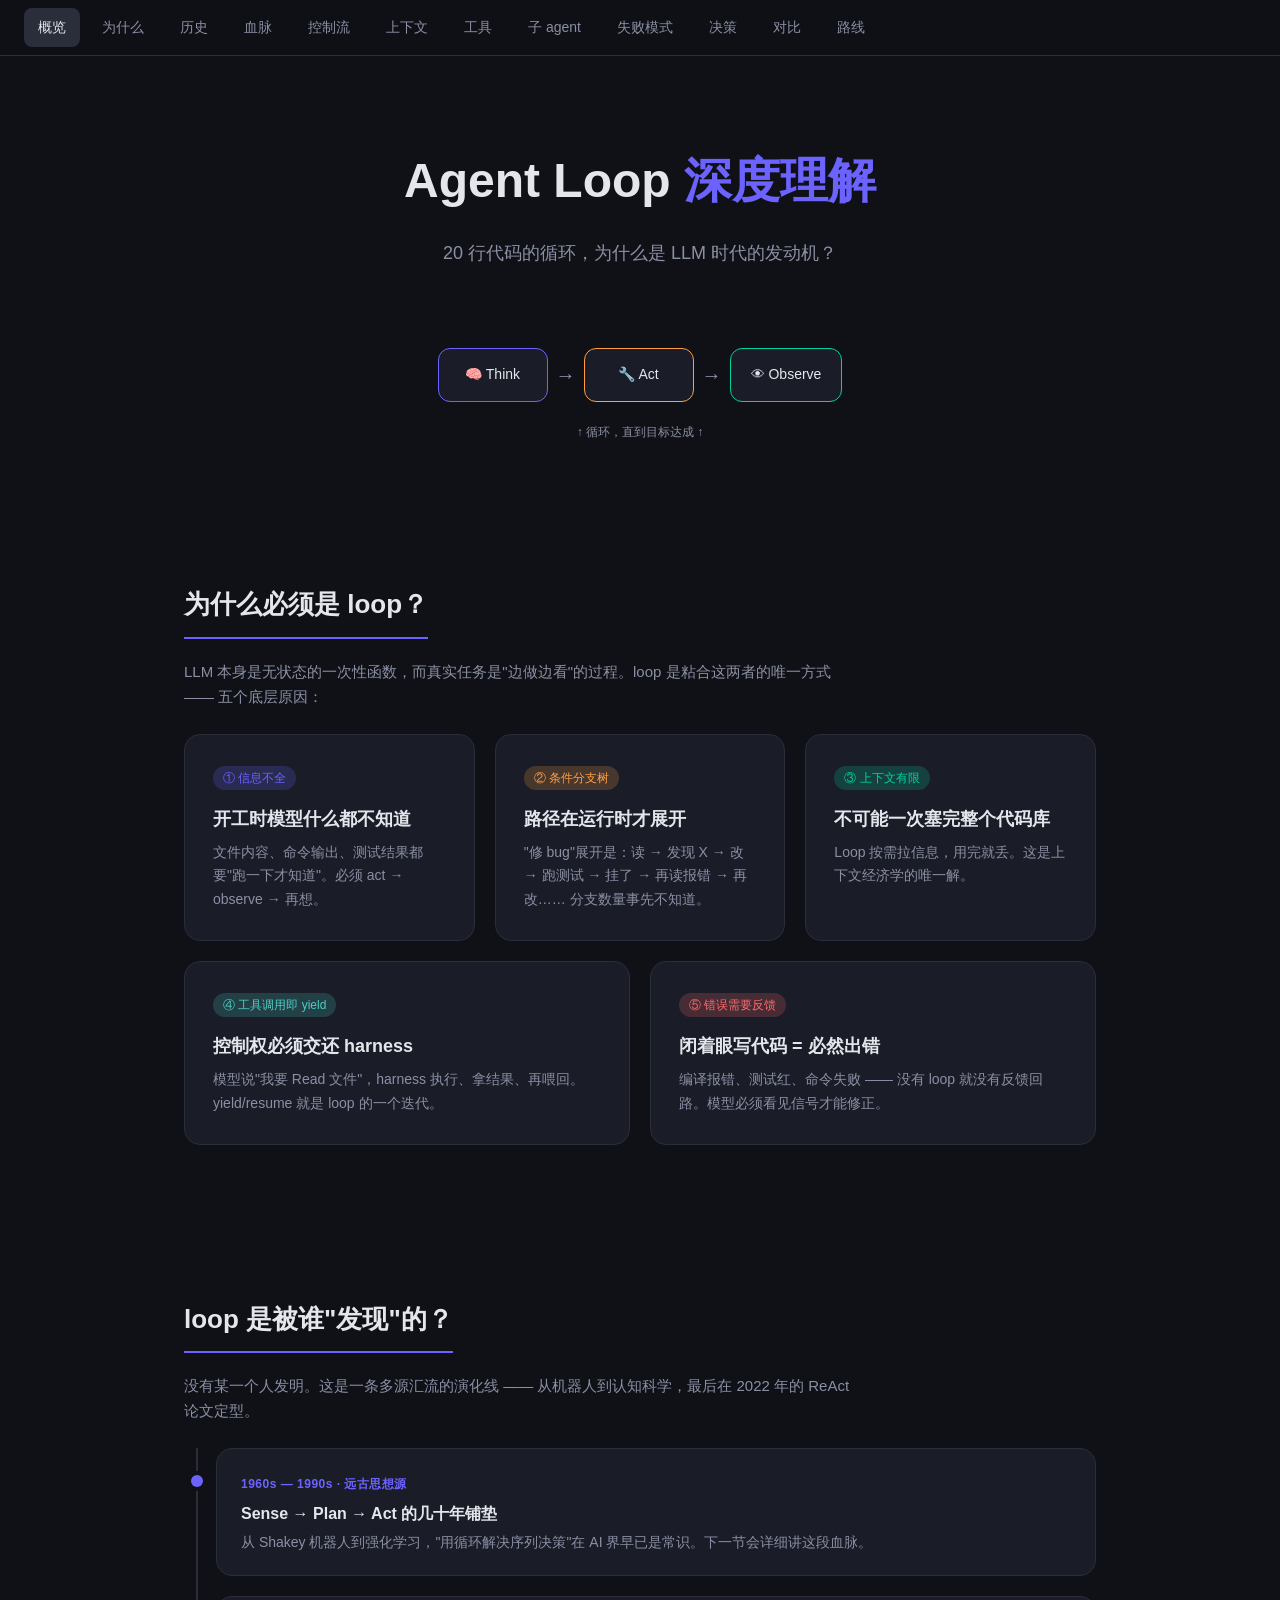
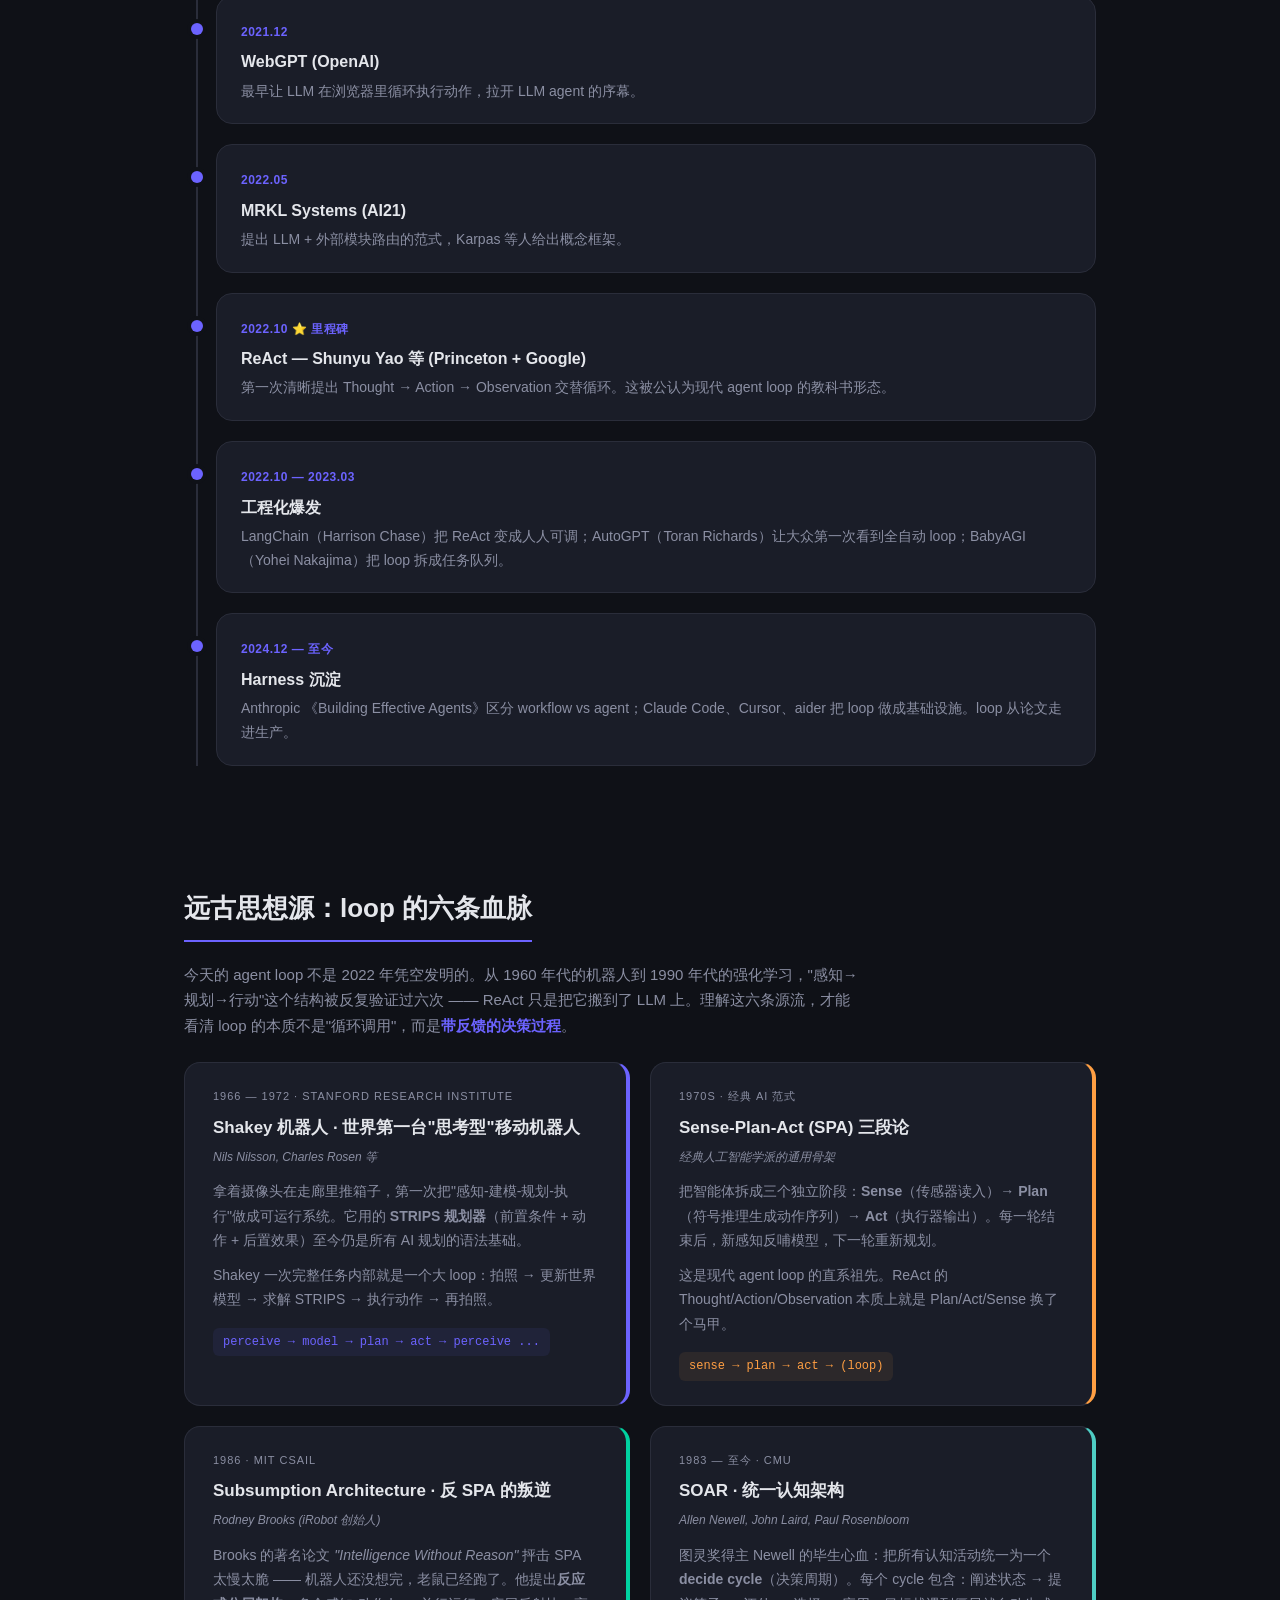
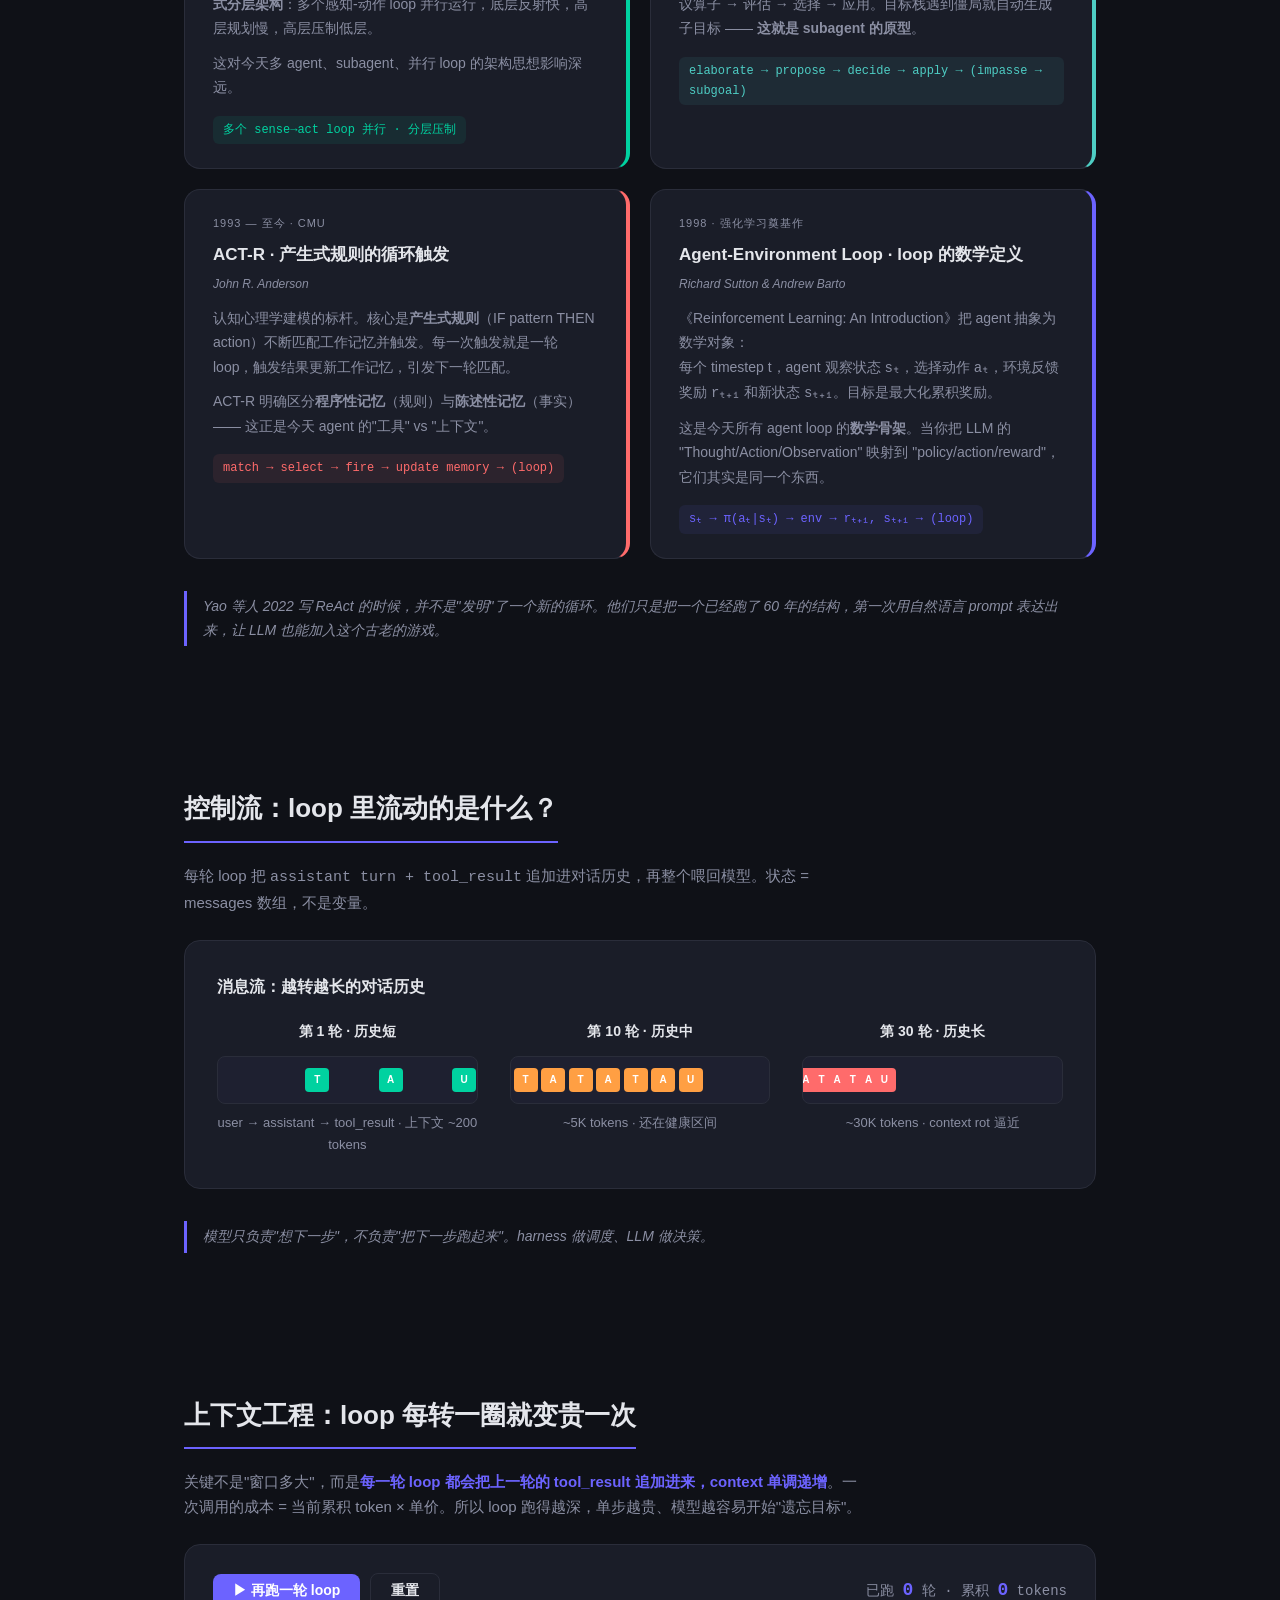
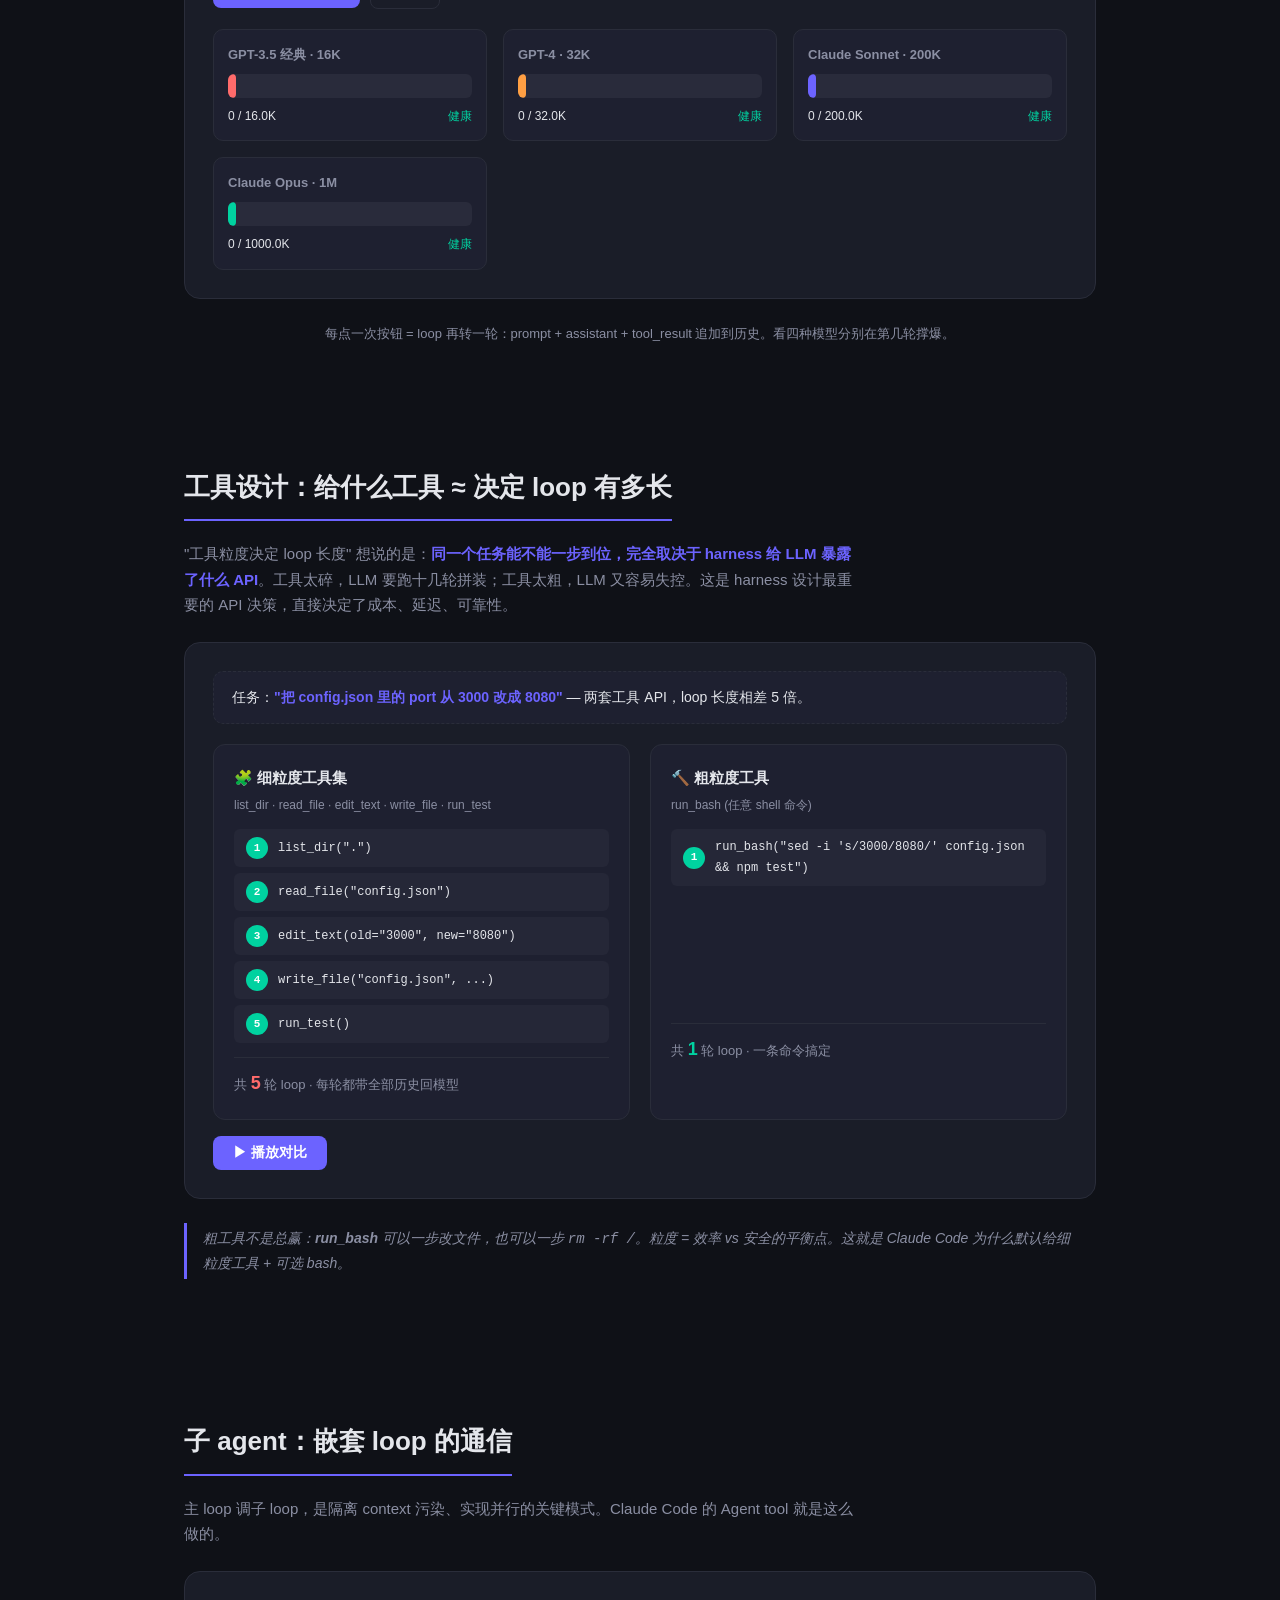
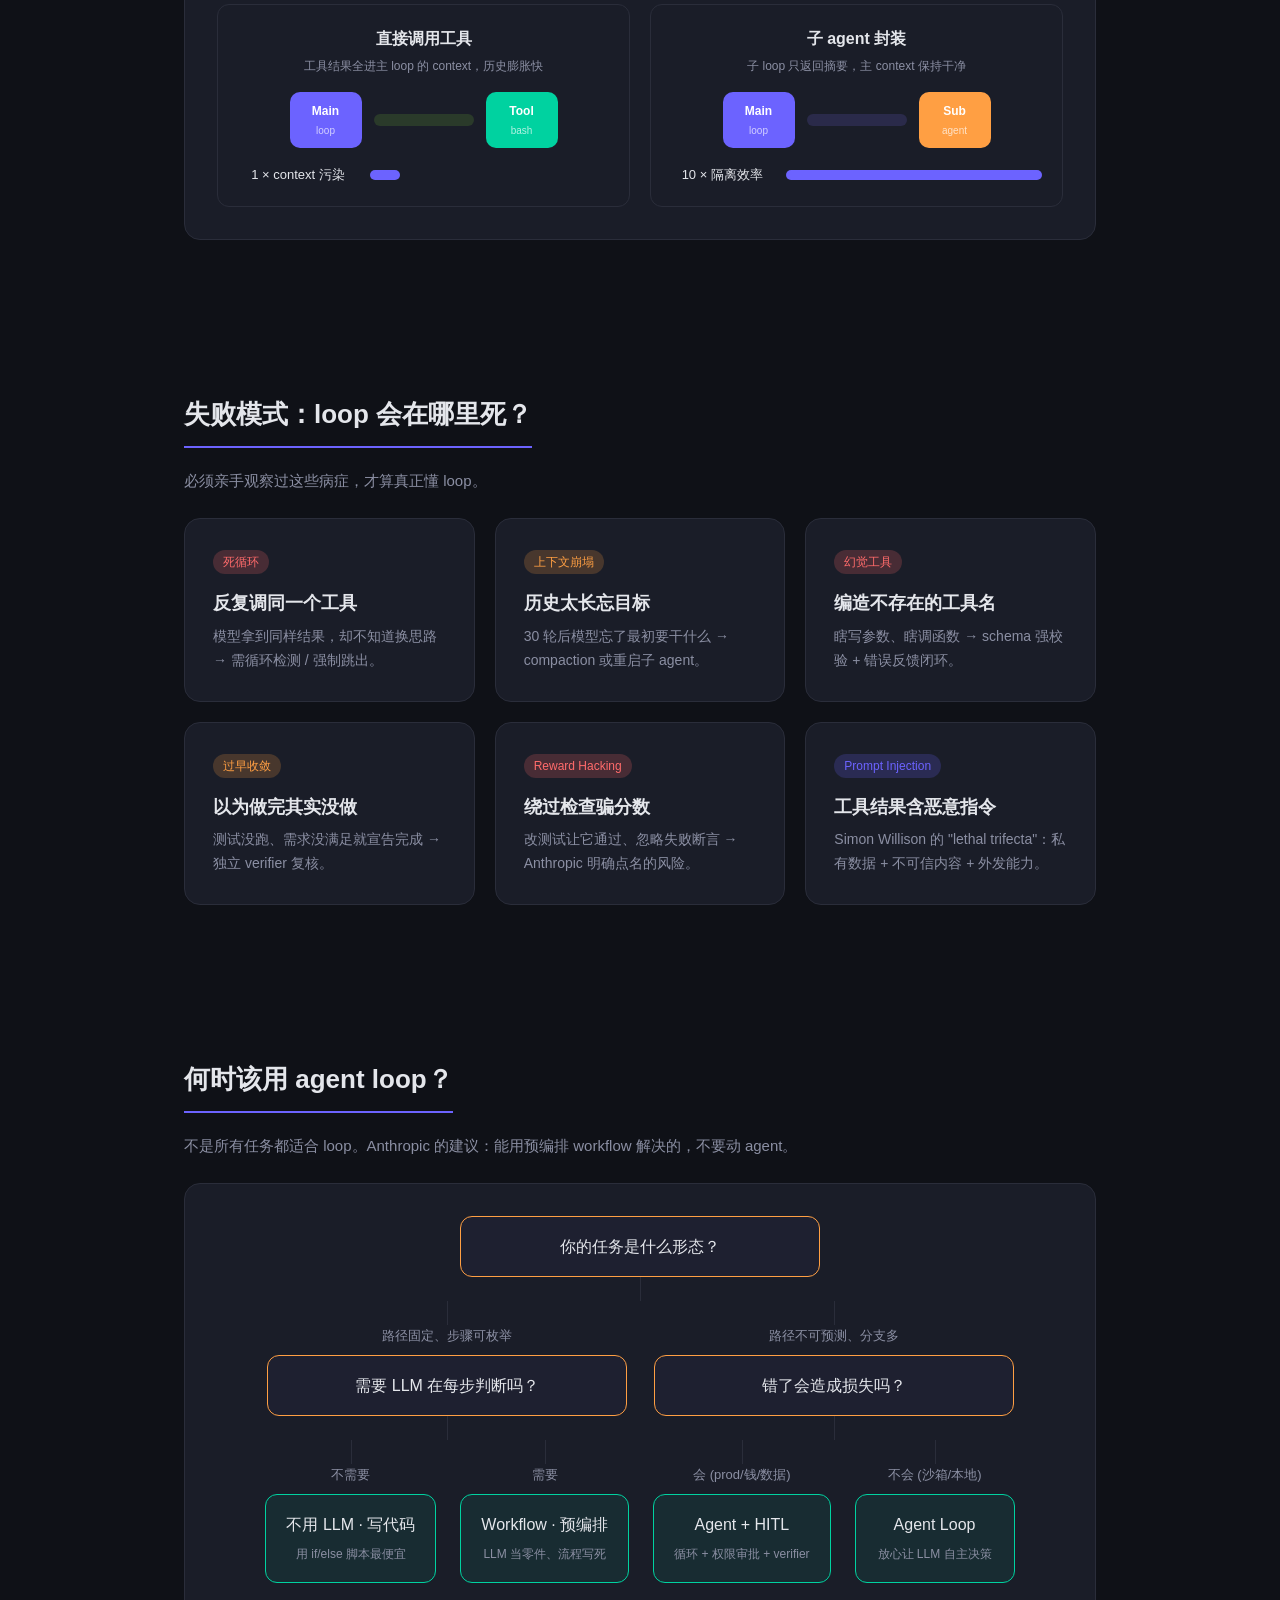
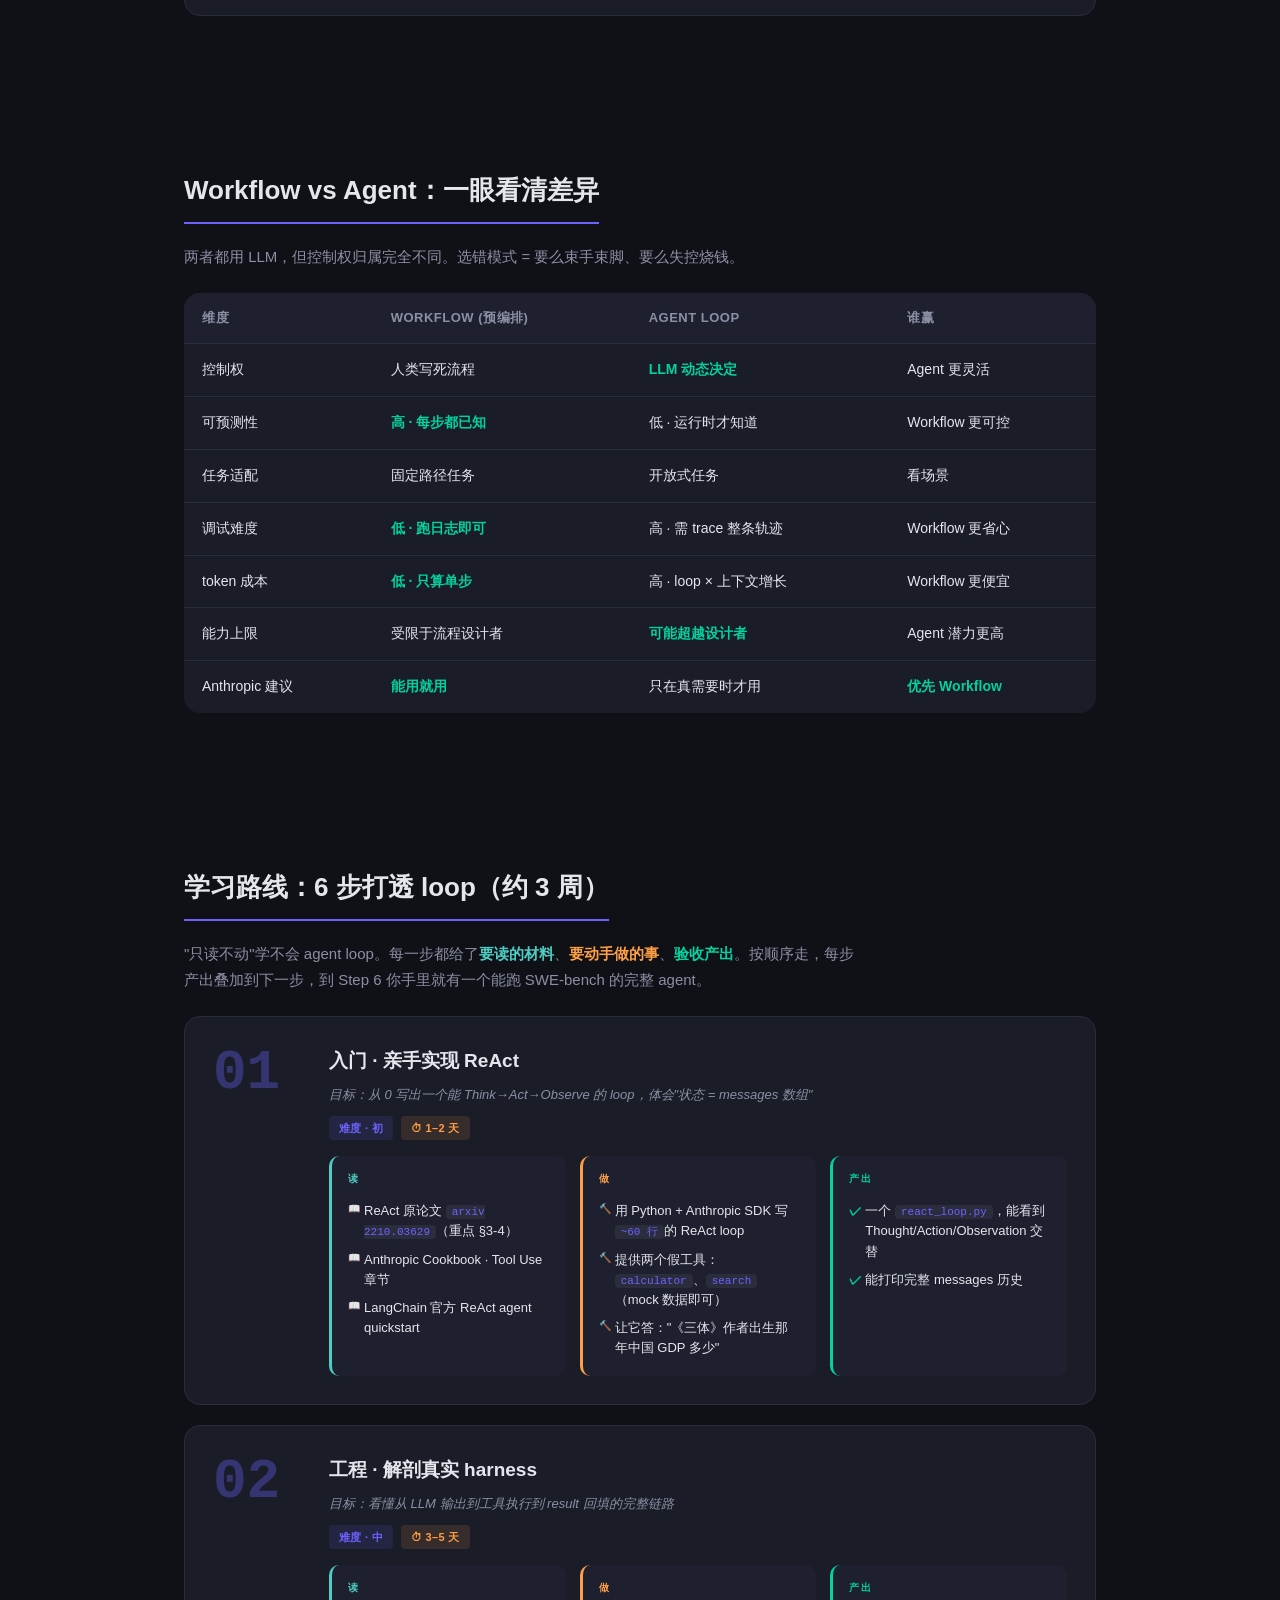
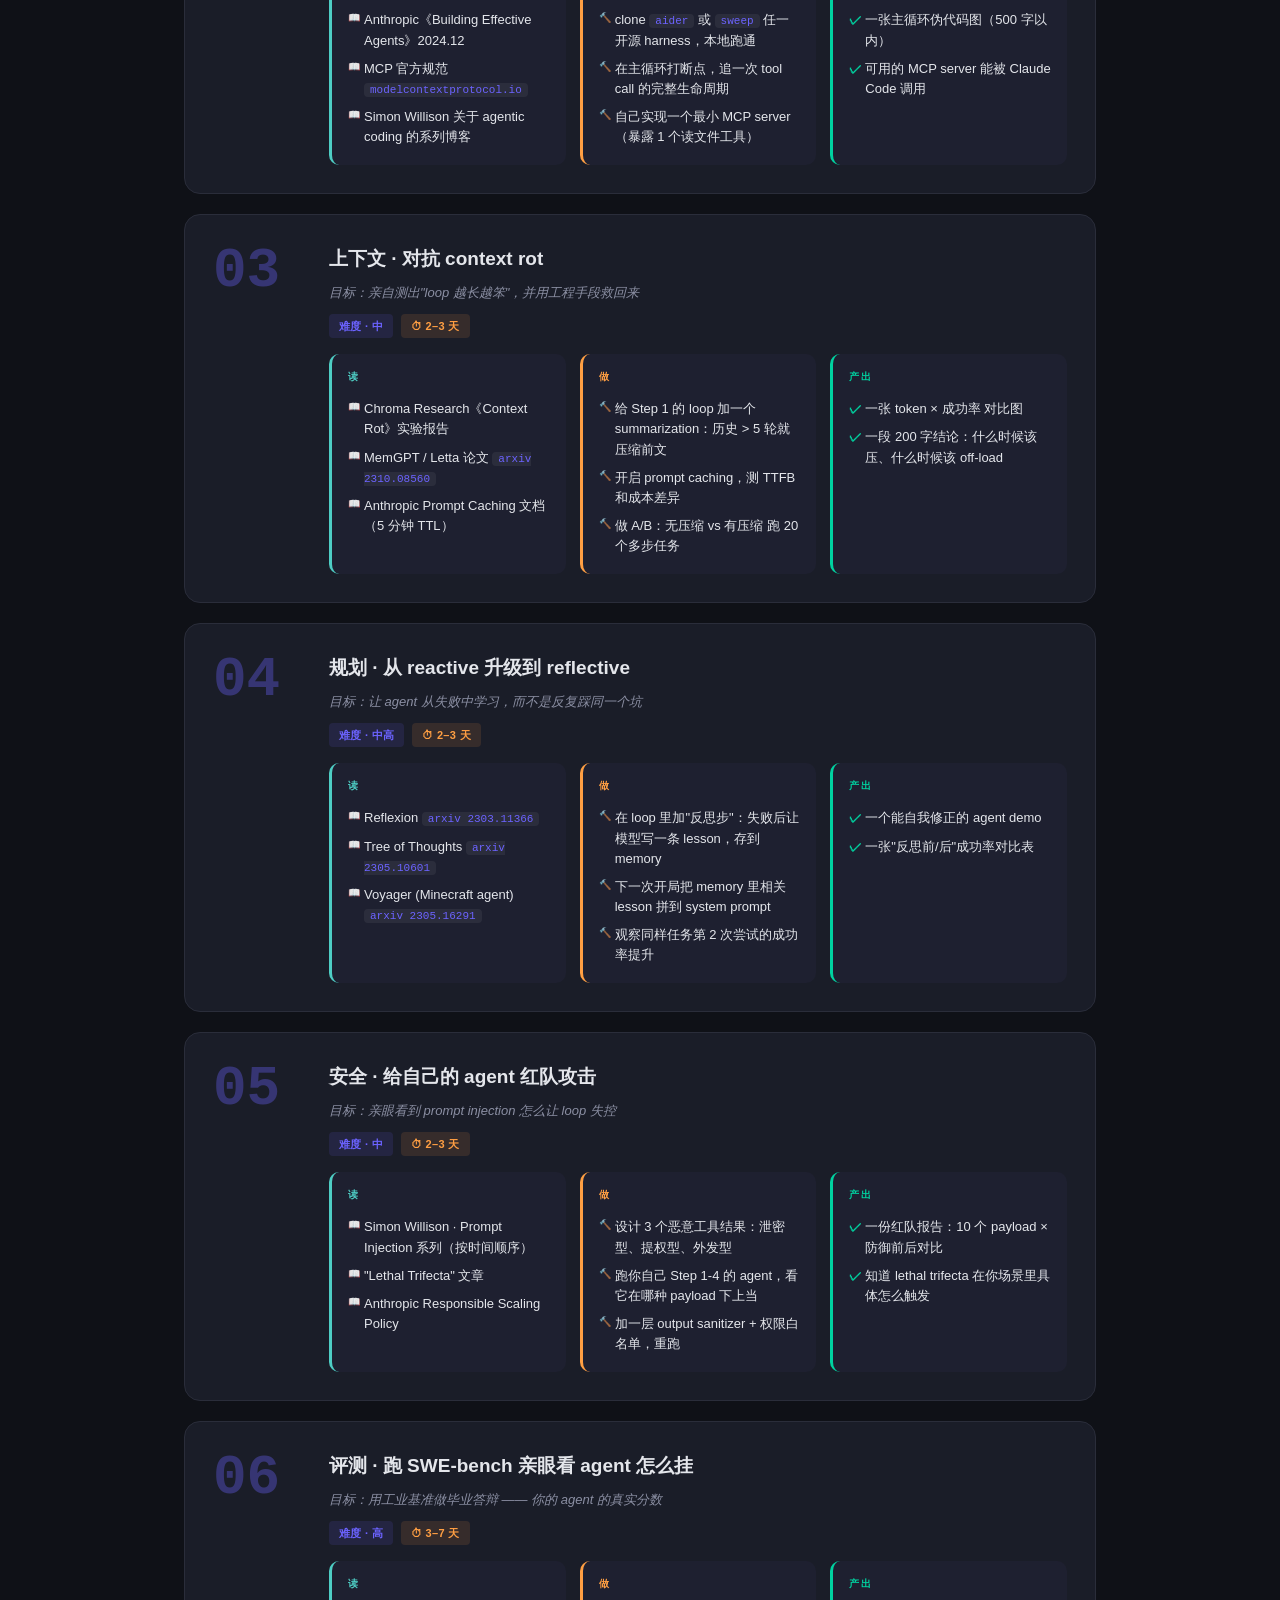
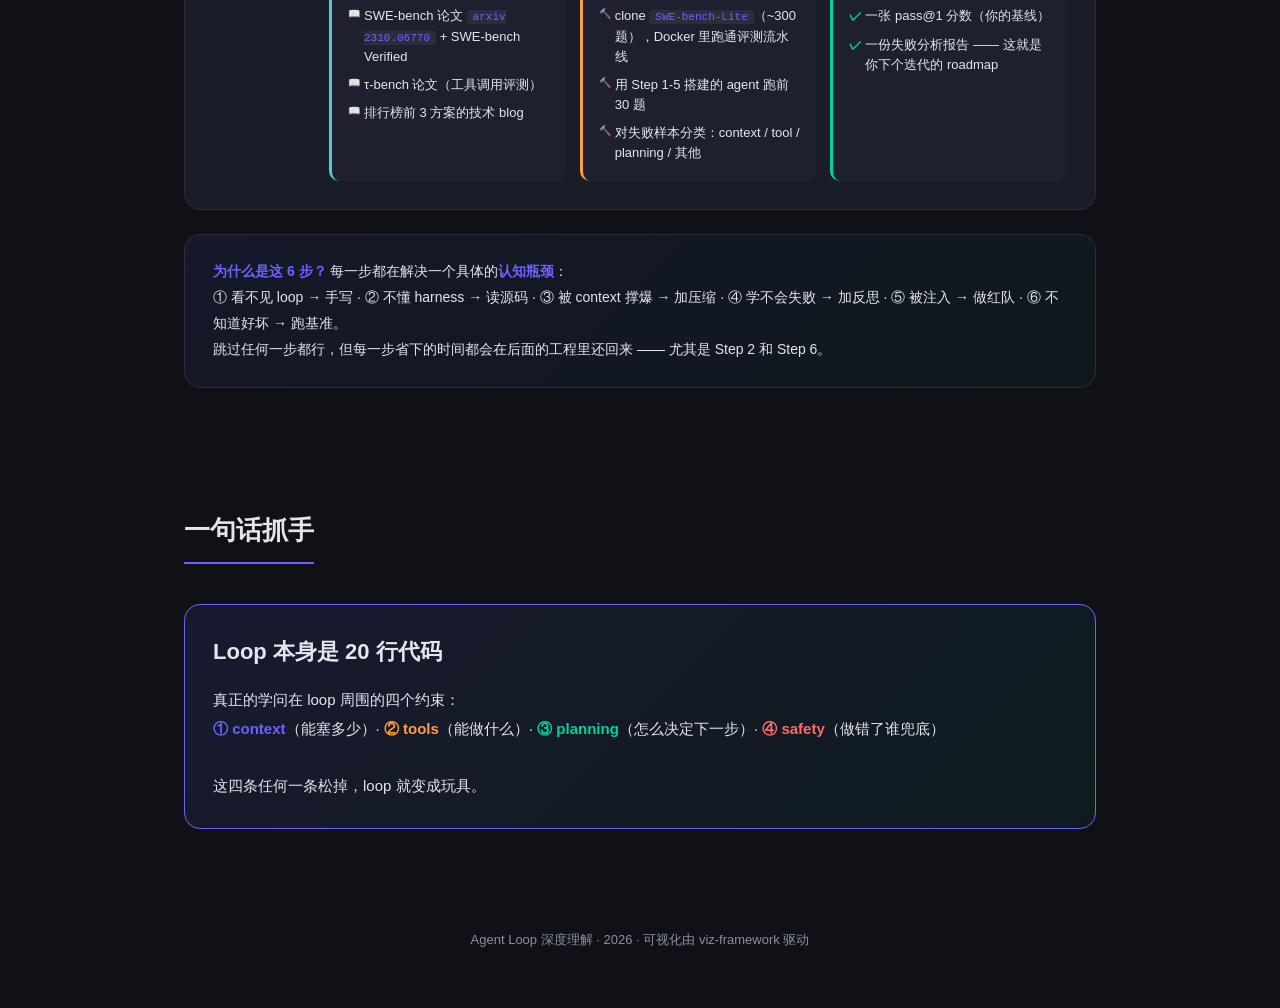
<file: interactive/agent/agent-loop-viz.html>
<!DOCTYPE html>
<html lang="zh-CN">
<head>
<meta charset="UTF-8">
<meta name="viewport" content="width=device-width, initial-scale=1.0">
<title>Agent Loop 深度理解 — 从 ReAct 到 Harness</title>
<style>
/* ============ viz-framework.css (inlined) ============ */
:root {
  --viz-bg:      #0f1117;
  --viz-card:    #1a1d28;
  --viz-border:  #2a2d3a;
  --viz-accent:  #6c63ff;
  --viz-green:   #00d2a0;
  --viz-orange:  #ff9f43;
  --viz-red:     #ff6b6b;
  --viz-blue:    #4ecdc4;
  --viz-text:    #e4e6eb;
  --viz-dim:     #8b8fa3;
  --viz-radius:  16px;
  --viz-radius-sm: 8px;
  --viz-font: -apple-system, "PingFang SC", "Microsoft YaHei", "Segoe UI", sans-serif;
}
*,*::before,*::after { margin: 0; padding: 0; box-sizing: border-box; }
body.viz-body {
  font-family: var(--viz-font);
  background: var(--viz-bg);
  color: var(--viz-text);
  line-height: 1.7;
  overflow-x: hidden;
}
.viz-h1 { font-size: 36px; margin-bottom: 8px; }
.viz-h1 span, .viz-h1 em { color: var(--viz-accent); font-style: normal; }
.viz-h2 {
  font-size: 26px; margin-bottom: 20px;
  padding-bottom: 10px;
  border-bottom: 2px solid var(--viz-accent);
  display: inline-block;
}
.viz-subtitle { color: var(--viz-dim); font-size: 16px; margin-bottom: 40px; }
.viz-desc     { color: var(--viz-dim); font-size: 15px; margin-bottom: 24px; max-width: 680px; }
.viz-hint     { color: var(--viz-dim); font-size: 13px; margin-top: 16px; text-align: center; }
.viz-section { max-width: 960px; margin: 0 auto; padding: 100px 24px 60px; }
.viz-section + .viz-section { padding-top: 60px; }
.viz-nav {
  position: fixed; top: 0; left: 0; right: 0; z-index: 100;
  background: rgba(15,17,23,0.92);
  backdrop-filter: blur(12px);
  border-bottom: 1px solid var(--viz-border);
  display: flex; align-items: center; gap: 8px;
  padding: 0 24px; height: 56px;
  overflow-x: auto;
}
.viz-nav a {
  color: var(--viz-dim); text-decoration: none; font-size: 14px;
  padding: 8px 14px; border-radius: var(--viz-radius-sm);
  white-space: nowrap; transition: all .2s;
}
.viz-nav a:hover, .viz-nav a.active { color: var(--viz-text); background: var(--viz-border); }
.viz-btn {
  padding: 8px 20px; border-radius: var(--viz-radius-sm); border: none;
  font-size: 14px; cursor: pointer; font-weight: 600;
  font-family: var(--viz-font); transition: all .2s;
}
.viz-btn-primary { background: var(--viz-accent); color: #fff; }
.viz-btn-primary:hover { filter: brightness(1.2); }
.viz-btn-outline { background: transparent; border: 1px solid var(--viz-border); color: var(--viz-text); }
.viz-btn-outline:hover { border-color: var(--viz-accent); }
.viz-card-row { display: flex; gap: 20px; flex-wrap: wrap; margin-bottom: 32px; }
.viz-card {
  flex: 1; min-width: 280px;
  background: var(--viz-card); border: 1px solid var(--viz-border);
  border-radius: var(--viz-radius); padding: 28px;
  transition: border-color .3s;
}
.viz-card:hover { border-color: var(--viz-accent); }
.viz-card h3 { font-size: 18px; margin-bottom: 6px; }
.viz-card p  { color: var(--viz-dim); font-size: 14px; }
.viz-tag {
  display: inline-block; font-size: 12px;
  padding: 2px 10px; border-radius: 20px; margin-bottom: 14px;
}
.viz-tag-accent { background: rgba(108,99,255,.2); color: var(--viz-accent); }
.viz-tag-green  { background: rgba(0,210,160,.2);  color: var(--viz-green); }
.viz-tag-orange { background: rgba(255,159,67,.2);  color: var(--viz-orange); }
.viz-tag-red    { background: rgba(255,107,107,.2); color: var(--viz-red); }
.viz-tag-blue   { background: rgba(78,205,196,.2);  color: var(--viz-blue); }
.viz-demo {
  background: var(--viz-card); border-radius: var(--viz-radius);
  padding: 32px; border: 1px solid var(--viz-border);
  margin-bottom: 32px;
}
.viz-demo-header {
  display: flex; justify-content: space-between; align-items: center;
  margin-bottom: 20px; flex-wrap: wrap; gap: 12px;
}
.viz-demo-header h3 { font-size: 16px; }
.viz-race-lanes { display: flex; gap: 40px; flex-wrap: wrap; }
.viz-race-lane  { flex: 1; min-width: 200px; }
.viz-race-lane h4 { font-size: 14px; color: var(--viz-dim); margin-bottom: 12px; text-align: center; }
.viz-race-grid { display: flex; flex-wrap: wrap; gap: 4px; justify-content: center; min-height: 80px; }
.viz-race-worker { width: 28px; height: 28px; border-radius: 6px; transition: background .3s; }
.viz-race-worker.idle    { background: var(--viz-border); }
.viz-race-worker.working { animation: vizPulse .5s ease-in-out infinite alternate; }
.viz-race-worker.done    { background: var(--viz-green); }
.viz-progress { margin-top: 16px; height: 8px; border-radius: 4px; background: var(--viz-border); overflow: hidden; }
.viz-progress-fill { height: 100%; border-radius: 4px; width: 0%; transition: width .1s linear; }
.viz-timer { text-align: center; margin-top: 8px; font-size: 13px; color: var(--viz-dim); }
@keyframes vizPulse { from { background: var(--viz-accent); } to { background: #8b7fff; } }
.viz-capacity-btns { display: flex; gap: 8px; flex-wrap: wrap; margin-bottom: 16px; }
.viz-capacity-btns .viz-btn { font-size: 13px; padding: 6px 14px; }
.viz-capacity-area { display: flex; gap: 24px; flex-wrap: wrap; }
.viz-container {
  flex: 1; min-width: 260px;
  border: 2px dashed var(--viz-border); border-radius: 12px;
  padding: 16px; position: relative;
  min-height: 180px; display: flex; flex-direction: column;
}
.viz-container-label {
  position: absolute; top: -12px; left: 16px;
  background: var(--viz-card); padding: 0 8px;
  font-size: 13px; color: var(--viz-dim);
}
.viz-container-items { flex: 1; display: flex; flex-wrap: wrap; gap: 6px; align-content: flex-start; padding-top: 8px; }
.viz-capacity-block {
  height: 32px; border-radius: 6px; display: flex;
  align-items: center; justify-content: center;
  font-size: 11px; font-weight: 600; color: #fff;
  transition: all .4s ease;
}
.viz-container-footer {
  margin-top: 12px; padding-top: 8px;
  border-top: 1px solid var(--viz-border);
  font-size: 12px; color: var(--viz-dim);
  display: flex; justify-content: space-between;
}
.viz-overflow-msg { color: var(--viz-red); font-size: 13px; margin-top: 12px; min-height: 20px; }
.viz-conveyor-lanes { display: flex; gap: 32px; flex-wrap: wrap; }
.viz-conveyor-lane  { flex: 1; min-width: 260px; text-align: center; }
.viz-conveyor-lane h4 { font-size: 14px; margin-bottom: 12px; }
.viz-conveyor {
  height: 48px; border-radius: var(--viz-radius-sm);
  background: #1e2030; position: relative; overflow: hidden;
  border: 1px solid var(--viz-border);
}
.viz-conveyor-packet {
  position: absolute; top: 50%; transform: translateY(-50%);
  width: 24px; height: 24px; border-radius: 4px;
  font-size: 10px; display: flex; align-items: center; justify-content: center;
  color: #fff; font-weight: 700;
}
.viz-conveyor-stat { margin-top: 8px; font-size: 13px; color: var(--viz-dim); }
.viz-pipe-pairs { display: flex; gap: 20px; flex-wrap: wrap; }
.viz-pipe-box {
  flex: 1; min-width: 280px; padding: 20px;
  border: 1px solid var(--viz-border); border-radius: 12px; text-align: center;
}
.viz-pipe-pair { display: flex; align-items: center; justify-content: center; gap: 12px; margin: 16px 0; }
.viz-pipe-chip {
  width: 72px; height: 56px; border-radius: 10px;
  display: flex; flex-direction: column;
  align-items: center; justify-content: center;
  font-size: 12px; font-weight: 700; color: #fff;
}
.viz-pipe-chip span { font-size: 10px; font-weight: 400; color: rgba(255,255,255,.7); }
.viz-pipe-line { flex: 1; max-width: 100px; height: 12px; border-radius: 6px; position: relative; overflow: hidden; }
.viz-pipe-line-inner { position: absolute; top: 0; left: -40px; width: 40px; height: 100%; border-radius: 6px; }
.viz-pipe-line.slow  { background: #2a3a2a; }
.viz-pipe-line.slow .viz-pipe-line-inner { background: var(--viz-green); animation: vizPipeFlow 2s linear infinite; }
.viz-pipe-line.fast  { background: #2a2a4a; }
.viz-pipe-line.fast .viz-pipe-line-inner { background: var(--viz-accent); animation: vizPipeFlow .3s linear infinite; }
@keyframes vizPipeFlow { to { left: 100%; } }
.viz-speed-compare { display: flex; align-items: center; gap: 12px; margin-top: 12px; font-size: 13px; }
.viz-speed-bar { height: 10px; border-radius: 5px; }
.viz-tree { overflow-x: auto; }
.viz-tree-node {
  background: #1e2030; border: 1px solid var(--viz-border);
  border-radius: 12px; padding: 16px 20px;
  text-align: center; margin: 0 auto;
  max-width: 420px; position: relative;
  transition: border-color .3s;
}
.viz-tree-node:hover { border-color: var(--viz-accent); }
.viz-tree-node.question { border-color: var(--viz-orange); }
.viz-tree-node.answer   { border-color: var(--viz-green); background: rgba(0,210,160,.08); }
.viz-tree-lines { height: 24px; position: relative; }
.viz-tree-lines::before {
  content: ''; position: absolute;
  top: 0; left: 50%; width: 1px; height: 100%;
  background: var(--viz-border);
}
.viz-tree-fork { display: flex; justify-content: center; gap: 24px; flex-wrap: wrap; }
.viz-tree-branch { text-align: center; min-width: 160px; position: relative; padding-top: 24px; }
.viz-tree-branch::before {
  content: ''; position: absolute;
  top: 0; left: 50%; width: 1px; height: 24px;
  background: var(--viz-border);
}
.viz-tree-branch-label { font-size: 13px; color: var(--viz-dim); margin-bottom: 8px; }
.viz-table {
  width: 100%; border-collapse: collapse;
  background: var(--viz-card); border-radius: var(--viz-radius);
  overflow: hidden; margin-bottom: 32px;
}
.viz-table th, .viz-table td {
  padding: 14px 18px; text-align: left;
  border-bottom: 1px solid var(--viz-border);
  font-size: 14px;
}
.viz-table th {
  background: #1e2030; color: var(--viz-dim);
  font-weight: 600; font-size: 13px;
  text-transform: uppercase; letter-spacing: .5px;
}
.viz-table tr:last-child td { border-bottom: none; }
.viz-table .highlight { color: var(--viz-green); font-weight: 600; }
.viz-fade-in { opacity: 0; transform: translateY(24px); transition: opacity .6s ease, transform .6s ease; }
.viz-fade-in.visible { opacity: 1; transform: translateY(0); }
.viz-footer { text-align: center; padding: 40px 24px 60px; color: var(--viz-dim); font-size: 13px; }
@media (max-width: 640px) {
  .viz-section { padding: 80px 16px 40px; }
  .viz-h1 { font-size: 26px; }
  .viz-h2 { font-size: 20px; }
  .viz-race-lanes, .viz-capacity-area, .viz-conveyor-lanes, .viz-pipe-pairs { flex-direction: column; }
  .viz-nav { padding: 0 12px; }
  .viz-tree-fork { gap: 12px; }
}

/* ============ page-specific ============ */
.hero {
  padding-top: 140px; padding-bottom: 40px;
  text-align: center; max-width: 720px; margin: 0 auto;
}
.hero .viz-h1 { font-size: 48px; margin-bottom: 16px; }
.hero .viz-subtitle { font-size: 18px; }
.timeline {
  display: flex; flex-direction: column; gap: 20px; position: relative;
  padding-left: 32px;
}
.timeline::before {
  content: ''; position: absolute; left: 12px; top: 0; bottom: 0;
  width: 2px; background: var(--viz-border);
}
.timeline-item {
  position: relative; background: var(--viz-card);
  border: 1px solid var(--viz-border); border-radius: var(--viz-radius);
  padding: 20px 24px;
}
.timeline-item::before {
  content: ''; position: absolute; left: -26px; top: 26px;
  width: 12px; height: 12px; border-radius: 50%;
  background: var(--viz-accent); box-shadow: 0 0 0 4px var(--viz-bg);
}
.timeline-year {
  display: inline-block; font-size: 12px; color: var(--viz-accent);
  font-weight: 700; letter-spacing: .5px; margin-bottom: 6px;
}
.timeline-item h3 { font-size: 16px; margin-bottom: 4px; }
.timeline-item p  { font-size: 14px; color: var(--viz-dim); }
.loop-diagram {
  display: flex; align-items: center; justify-content: center;
  gap: 8px; flex-wrap: wrap; padding: 40px 0;
}
.loop-step {
  padding: 14px 20px; border-radius: 12px;
  background: var(--viz-card); border: 1px solid var(--viz-border);
  font-size: 14px; min-width: 110px; text-align: center;
}
.loop-step.think  { border-color: var(--viz-accent); }
.loop-step.act    { border-color: var(--viz-orange); }
.loop-step.obs    { border-color: var(--viz-green); }
.loop-arrow { color: var(--viz-dim); font-size: 20px; }
.loop-back {
  width: 100%; text-align: center;
  color: var(--viz-dim); font-size: 12px;
  margin-top: 12px;
}
.quote {
  border-left: 3px solid var(--viz-accent);
  padding: 4px 16px; color: var(--viz-dim);
  font-style: italic; margin: 20px 0; font-size: 14px;
}

/* Ancestry cards — 右边框"血脉"样式 */
.ancestry-grid {
  display: grid;
  grid-template-columns: repeat(auto-fit, minmax(300px, 1fr));
  gap: 20px;
  margin-top: 24px;
}
.ancestry-card {
  background: var(--viz-card);
  border: 1px solid var(--viz-border);
  border-right: 4px solid var(--viz-accent);
  border-radius: var(--viz-radius);
  padding: 24px 28px;
  position: relative;
  transition: all .3s;
}
.ancestry-card:hover {
  border-right-width: 6px;
  transform: translateX(-2px);
}
.ancestry-card.c-accent { border-right-color: var(--viz-accent); }
.ancestry-card.c-orange { border-right-color: var(--viz-orange); }
.ancestry-card.c-green  { border-right-color: var(--viz-green); }
.ancestry-card.c-blue   { border-right-color: var(--viz-blue); }
.ancestry-card.c-red    { border-right-color: var(--viz-red); }
.ancestry-era {
  font-size: 11px; color: var(--viz-dim);
  text-transform: uppercase; letter-spacing: 1px;
  margin-bottom: 8px;
}
.ancestry-card h3 {
  font-size: 17px; margin-bottom: 4px;
  color: var(--viz-text);
}
.ancestry-who {
  font-size: 12px; color: var(--viz-dim);
  font-style: italic; margin-bottom: 12px;
}
.ancestry-card p {
  font-size: 14px; color: var(--viz-dim);
  line-height: 1.75; margin-bottom: 10px;
}
.ancestry-loop {
  display: inline-block;
  font-family: ui-monospace, "SF Mono", Consolas, monospace;
  font-size: 12px;
  background: rgba(108,99,255,0.08);
  color: var(--viz-accent);
  padding: 4px 10px;
  border-radius: 6px;
  margin-top: 6px;
}
.ancestry-card.c-orange .ancestry-loop { background: rgba(255,159,67,0.08); color: var(--viz-orange); }
.ancestry-card.c-green .ancestry-loop  { background: rgba(0,210,160,0.08);  color: var(--viz-green); }
.ancestry-card.c-blue .ancestry-loop   { background: rgba(78,205,196,0.08); color: var(--viz-blue); }
.ancestry-card.c-red .ancestry-loop    { background: rgba(255,107,107,0.08); color: var(--viz-red); }

/* 累加式 loop 展示 */
.loop-accum-wrap {
  background: var(--viz-card);
  border: 1px solid var(--viz-border);
  border-radius: var(--viz-radius);
  padding: 28px;
  margin-bottom: 24px;
}
.loop-accum-controls {
  display: flex; gap: 10px; flex-wrap: wrap;
  margin-bottom: 20px; align-items: center;
}
.loop-accum-counter {
  font-family: ui-monospace, "SF Mono", Consolas, monospace;
  font-size: 14px; color: var(--viz-dim);
  margin-left: auto;
}
.loop-accum-counter b { color: var(--viz-accent); font-size: 18px; }
.loop-accum-windows {
  display: grid;
  grid-template-columns: repeat(auto-fit, minmax(240px, 1fr));
  gap: 16px;
}
.loop-accum-win {
  border: 1px solid var(--viz-border);
  border-radius: 10px;
  padding: 14px;
  background: #1e2030;
  position: relative;
}
.loop-accum-win h5 {
  font-size: 13px; color: var(--viz-dim);
  margin-bottom: 8px; font-weight: 600;
}
.loop-accum-bar-bg {
  height: 24px; border-radius: 6px;
  background: rgba(255,255,255,0.05);
  overflow: hidden; position: relative;
}
.loop-accum-bar {
  height: 100%; border-radius: 6px;
  transition: width .4s ease, background .4s ease;
  display: flex; align-items: center; justify-content: flex-end;
  padding-right: 8px; color: #fff; font-size: 11px; font-weight: 700;
  white-space: nowrap;
}
.loop-accum-status {
  margin-top: 8px; font-size: 12px;
  display: flex; justify-content: space-between;
}
.loop-accum-status .good   { color: var(--viz-green); }
.loop-accum-status .warn   { color: var(--viz-orange); }
.loop-accum-status .danger { color: var(--viz-red); }

/* 工具粒度对比 */
.tool-compare-wrap {
  background: var(--viz-card);
  border: 1px solid var(--viz-border);
  border-radius: var(--viz-radius);
  padding: 28px;
  margin-bottom: 24px;
}
.tool-task-banner {
  background: #1e2030;
  border: 1px dashed var(--viz-border);
  border-radius: 10px;
  padding: 14px 18px;
  margin-bottom: 20px;
  font-size: 14px;
  color: var(--viz-text);
}
.tool-task-banner b { color: var(--viz-accent); }
.tool-lanes {
  display: grid;
  grid-template-columns: repeat(auto-fit, minmax(320px, 1fr));
  gap: 20px;
  margin-bottom: 16px;
}
.tool-lane {
  border: 1px solid var(--viz-border);
  border-radius: 12px;
  padding: 20px;
  background: #1e2030;
}
.tool-lane h4 {
  font-size: 15px; margin-bottom: 4px;
}
.tool-lane .lane-sub {
  font-size: 12px; color: var(--viz-dim);
  margin-bottom: 14px;
}
.tool-steps {
  display: flex; flex-direction: column; gap: 6px;
  margin-bottom: 14px;
  min-height: 180px;
}
.tool-step {
  display: flex; align-items: center; gap: 10px;
  padding: 8px 12px;
  background: rgba(255,255,255,0.03);
  border-radius: 6px;
  font-family: ui-monospace, "SF Mono", Consolas, monospace;
  font-size: 12px;
  opacity: 0; transform: translateX(-10px);
  transition: all .3s ease;
}
.tool-step.visible { opacity: 1; transform: translateX(0); }
.tool-step .tool-step-num {
  width: 22px; height: 22px; border-radius: 50%;
  background: var(--viz-border); color: var(--viz-dim);
  display: flex; align-items: center; justify-content: center;
  font-size: 11px; font-weight: 700; flex-shrink: 0;
}
.tool-step.done .tool-step-num {
  background: var(--viz-green); color: #fff;
}
.tool-step .tool-step-cmd { color: var(--viz-text); }
.tool-lane-summary {
  font-size: 13px; padding-top: 10px;
  border-top: 1px solid var(--viz-border);
  color: var(--viz-dim);
}
.tool-lane-summary b { font-size: 18px; }
.tool-lane.fine b  { color: var(--viz-red); }
.tool-lane.coarse b { color: var(--viz-green); }

/* 学习路径 —— 课程大纲样式 */
.study-path {
  display: flex; flex-direction: column; gap: 20px;
  margin-top: 24px;
}
.study-step {
  display: grid;
  grid-template-columns: 88px 1fr;
  gap: 28px;
  background: var(--viz-card);
  border: 1px solid var(--viz-border);
  border-radius: var(--viz-radius);
  padding: 28px;
  transition: all .3s;
  position: relative;
}
.study-step:hover {
  border-color: var(--viz-accent);
  transform: translateY(-2px);
}
.study-num {
  font-size: 56px; font-weight: 800;
  color: var(--viz-accent);
  line-height: 1;
  font-family: ui-monospace, "SF Mono", Consolas, monospace;
  opacity: 0.35;
}
.study-head { margin-bottom: 14px; }
.study-head h3 {
  font-size: 19px; margin-bottom: 6px;
  color: var(--viz-text);
}
.study-head .study-goal {
  font-size: 13px; color: var(--viz-dim);
  margin-bottom: 10px; font-style: italic;
}
.study-meta {
  display: flex; gap: 8px; flex-wrap: wrap;
}
.study-meta span {
  padding: 3px 10px; border-radius: 4px;
  background: rgba(108,99,255,0.12); color: var(--viz-accent);
  font-size: 11px; font-weight: 600; letter-spacing: .3px;
}
.study-meta .time-tag {
  background: rgba(255,159,67,0.12); color: var(--viz-orange);
}
.study-sections {
  display: grid;
  grid-template-columns: repeat(auto-fit, minmax(220px, 1fr));
  gap: 14px;
  margin-top: 16px;
}
.study-sec {
  background: #1e2030;
  border-radius: 10px;
  padding: 14px 16px;
  border-left: 3px solid var(--viz-border);
}
.study-sec.read { border-left-color: var(--viz-blue); }
.study-sec.do   { border-left-color: var(--viz-orange); }
.study-sec.out  { border-left-color: var(--viz-green); }
.study-sec-label {
  font-size: 10px; font-weight: 700;
  letter-spacing: 1.2px; color: var(--viz-dim);
  margin-bottom: 10px; text-transform: uppercase;
  display: flex; align-items: center; gap: 6px;
}
.study-sec.read .study-sec-label { color: var(--viz-blue); }
.study-sec.do .study-sec-label   { color: var(--viz-orange); }
.study-sec.out .study-sec-label  { color: var(--viz-green); }
.study-sec ul { list-style: none; padding: 0; margin: 0; }
.study-sec li {
  font-size: 13px; color: var(--viz-text);
  padding: 4px 0; line-height: 1.55;
  position: relative; padding-left: 16px;
}
.study-sec.read li::before {
  content: "📖"; position: absolute; left: 0; top: 4px; font-size: 10px;
}
.study-sec.do li::before {
  content: "🔨"; position: absolute; left: 0; top: 4px; font-size: 10px;
}
.study-sec.out li::before {
  content: "✓"; position: absolute; left: 0; color: var(--viz-green);
  font-weight: 700;
}
.study-sec li code {
  background: rgba(255,255,255,0.06);
  padding: 1px 6px; border-radius: 4px;
  font-size: 11px; color: var(--viz-accent);
}
.study-final {
  margin-top: 24px;
  background: linear-gradient(135deg, rgba(108,99,255,0.08), rgba(0,210,160,0.04));
  border: 1px solid var(--viz-border);
  border-radius: var(--viz-radius);
  padding: 24px 28px;
  font-size: 14px; color: var(--viz-text); line-height: 1.85;
}
.study-final b { color: var(--viz-accent); }

@media (max-width: 640px) {
  .study-step { grid-template-columns: 1fr; gap: 12px; padding: 20px; }
  .study-num { font-size: 36px; }
}
</style>
</head>
<body class="viz-body">

<nav class="viz-nav" id="nav"></nav>

<!-- Hero -->
<section class="viz-section hero" id="intro">
  <h1 class="viz-h1">Agent Loop <span>深度理解</span></h1>
  <p class="viz-subtitle">20 行代码的循环，为什么是 LLM 时代的发动机？</p>
  <div class="loop-diagram">
    <div class="loop-step think">🧠 Think</div>
    <div class="loop-arrow">→</div>
    <div class="loop-step act">🔧 Act</div>
    <div class="loop-arrow">→</div>
    <div class="loop-step obs">👁 Observe</div>
    <div class="loop-back">↑ 循环，直到目标达成 ↑</div>
  </div>
</section>

<!-- 为什么是 loop -->
<section class="viz-section" id="why">
  <h2 class="viz-h2">为什么必须是 loop？</h2>
  <p class="viz-desc">LLM 本身是无状态的一次性函数，而真实任务是"边做边看"的过程。loop 是粘合这两者的唯一方式 —— 五个底层原因：</p>
  <div id="why-cards"></div>
</section>

<!-- 历史演化 -->
<section class="viz-section" id="history">
  <h2 class="viz-h2">loop 是被谁"发现"的？</h2>
  <p class="viz-desc">没有某一个人发明。这是一条多源汇流的演化线 —— 从机器人到认知科学，最后在 2022 年的 ReAct 论文定型。</p>
  <div class="timeline">
    <div class="timeline-item">
      <div class="timeline-year">1960s — 1990s · 远古思想源</div>
      <h3>Sense → Plan → Act 的几十年铺垫</h3>
      <p>从 Shakey 机器人到强化学习，"用循环解决序列决策"在 AI 界早已是常识。下一节会详细讲这段血脉。</p>
    </div>
    <div class="timeline-item">
      <div class="timeline-year">2021.12</div>
      <h3>WebGPT (OpenAI)</h3>
      <p>最早让 LLM 在浏览器里循环执行动作，拉开 LLM agent 的序幕。</p>
    </div>
    <div class="timeline-item">
      <div class="timeline-year">2022.05</div>
      <h3>MRKL Systems (AI21)</h3>
      <p>提出 LLM + 外部模块路由的范式，Karpas 等人给出概念框架。</p>
    </div>
    <div class="timeline-item">
      <div class="timeline-year">2022.10 ⭐ 里程碑</div>
      <h3>ReAct — Shunyu Yao 等 (Princeton + Google)</h3>
      <p>第一次清晰提出 Thought → Action → Observation 交替循环。这被公认为现代 agent loop 的教科书形态。</p>
    </div>
    <div class="timeline-item">
      <div class="timeline-year">2022.10 — 2023.03</div>
      <h3>工程化爆发</h3>
      <p>LangChain（Harrison Chase）把 ReAct 变成人人可调；AutoGPT（Toran Richards）让大众第一次看到全自动 loop；BabyAGI（Yohei Nakajima）把 loop 拆成任务队列。</p>
    </div>
    <div class="timeline-item">
      <div class="timeline-year">2024.12 — 至今</div>
      <h3>Harness 沉淀</h3>
      <p>Anthropic 《Building Effective Agents》区分 workflow vs agent；Claude Code、Cursor、aider 把 loop 做成基础设施。loop 从论文走进生产。</p>
    </div>
  </div>
</section>

<!-- 远古思想源详解 -->
<section class="viz-section" id="ancestry">
  <h2 class="viz-h2">远古思想源：loop 的六条血脉</h2>
  <p class="viz-desc">
    今天的 agent loop 不是 2022 年凭空发明的。从 1960 年代的机器人到 1990 年代的强化学习，"感知→规划→行动"这个结构被反复验证过六次 —— ReAct 只是把它搬到了 LLM 上。理解这六条源流，才能看清 loop 的本质不是"循环调用"，而是<b style="color:var(--viz-accent);">带反馈的决策过程</b>。
  </p>

  <div class="ancestry-grid">

    <div class="ancestry-card c-accent">
      <div class="ancestry-era">1966 — 1972 · Stanford Research Institute</div>
      <h3>Shakey 机器人 · 世界第一台"思考型"移动机器人</h3>
      <div class="ancestry-who">Nils Nilsson, Charles Rosen 等</div>
      <p>拿着摄像头在走廊里推箱子，第一次把"感知-建模-规划-执行"做成可运行系统。它用的 <b>STRIPS 规划器</b>（前置条件 + 动作 + 后置效果）至今仍是所有 AI 规划的语法基础。</p>
      <p style="margin-top:8px;">Shakey 一次完整任务内部就是一个大 loop：拍照 → 更新世界模型 → 求解 STRIPS → 执行动作 → 再拍照。</p>
      <span class="ancestry-loop">perceive → model → plan → act → perceive ...</span>
    </div>

    <div class="ancestry-card c-orange">
      <div class="ancestry-era">1970s · 经典 AI 范式</div>
      <h3>Sense-Plan-Act (SPA) 三段论</h3>
      <div class="ancestry-who">经典人工智能学派的通用骨架</div>
      <p>把智能体拆成三个独立阶段：<b>Sense</b>（传感器读入）→ <b>Plan</b>（符号推理生成动作序列）→ <b>Act</b>（执行器输出）。每一轮结束后，新感知反哺模型，下一轮重新规划。</p>
      <p style="margin-top:8px;">这是现代 agent loop 的直系祖先。ReAct 的 Thought/Action/Observation 本质上就是 Plan/Act/Sense 换了个马甲。</p>
      <span class="ancestry-loop">sense → plan → act → (loop)</span>
    </div>

    <div class="ancestry-card c-green">
      <div class="ancestry-era">1986 · MIT CSAIL</div>
      <h3>Subsumption Architecture · 反 SPA 的叛逆</h3>
      <div class="ancestry-who">Rodney Brooks (iRobot 创始人)</div>
      <p>Brooks 的著名论文 <i>"Intelligence Without Reason"</i> 抨击 SPA 太慢太脆 —— 机器人还没想完，老鼠已经跑了。他提出<b>反应式分层架构</b>：多个感知-动作 loop 并行运行，底层反射快，高层规划慢，高层压制低层。</p>
      <p style="margin-top:8px;">这对今天多 agent、subagent、并行 loop 的架构思想影响深远。</p>
      <span class="ancestry-loop">多个 sense→act loop 并行 · 分层压制</span>
    </div>

    <div class="ancestry-card c-blue">
      <div class="ancestry-era">1983 — 至今 · CMU</div>
      <h3>SOAR · 统一认知架构</h3>
      <div class="ancestry-who">Allen Newell, John Laird, Paul Rosenbloom</div>
      <p>图灵奖得主 Newell 的毕生心血：把所有认知活动统一为一个 <b>decide cycle</b>（决策周期）。每个 cycle 包含：阐述状态 → 提议算子 → 评估 → 选择 → 应用。目标栈遇到僵局就自动生成子目标 —— <b>这就是 subagent 的原型</b>。</p>
      <span class="ancestry-loop">elaborate → propose → decide → apply → (impasse → subgoal)</span>
    </div>

    <div class="ancestry-card c-red">
      <div class="ancestry-era">1993 — 至今 · CMU</div>
      <h3>ACT-R · 产生式规则的循环触发</h3>
      <div class="ancestry-who">John R. Anderson</div>
      <p>认知心理学建模的标杆。核心是<b>产生式规则</b>（IF pattern THEN action）不断匹配工作记忆并触发。每一次触发就是一轮 loop，触发结果更新工作记忆，引发下一轮匹配。</p>
      <p style="margin-top:8px;">ACT-R 明确区分<b>程序性记忆</b>（规则）与<b>陈述性记忆</b>（事实）—— 这正是今天 agent 的"工具" vs "上下文"。</p>
      <span class="ancestry-loop">match → select → fire → update memory → (loop)</span>
    </div>

    <div class="ancestry-card c-accent">
      <div class="ancestry-era">1998 · 强化学习奠基作</div>
      <h3>Agent-Environment Loop · loop 的数学定义</h3>
      <div class="ancestry-who">Richard Sutton & Andrew Barto</div>
      <p>《Reinforcement Learning: An Introduction》把 agent 抽象为数学对象：<br>
      每个 timestep t，agent 观察状态 <code>sₜ</code>，选择动作 <code>aₜ</code>，环境反馈奖励 <code>rₜ₊₁</code> 和新状态 <code>sₜ₊₁</code>。目标是最大化累积奖励。</p>
      <p style="margin-top:8px;">这是今天所有 agent loop 的<b>数学骨架</b>。当你把 LLM 的 "Thought/Action/Observation" 映射到 "policy/action/reward"，它们其实是同一个东西。</p>
      <span class="ancestry-loop">sₜ → π(aₜ|sₜ) → env → rₜ₊₁, sₜ₊₁ → (loop)</span>
    </div>

  </div>

  <div class="quote" style="margin-top: 32px;">
    Yao 等人 2022 写 ReAct 的时候，并不是"发明"了一个新的循环。他们只是把一个已经跑了 60 年的结构，第一次用自然语言 prompt 表达出来，让 LLM 也能加入这个古老的游戏。
  </div>
</section>

<!-- 控制流 -->
<section class="viz-section" id="flow">
  <h2 class="viz-h2">控制流：loop 里流动的是什么？</h2>
  <p class="viz-desc">每轮 loop 把 <code>assistant turn + tool_result</code> 追加进对话历史，再整个喂回模型。状态 = messages 数组，不是变量。</p>
  <div class="viz-demo">
    <div class="viz-demo-header"><h3>消息流：越转越长的对话历史</h3></div>
    <div id="flow-conveyor"></div>
  </div>
  <div class="quote">模型只负责"想下一步"，不负责"把下一步跑起来"。harness 做调度、LLM 做决策。</div>
</section>

<!-- 上下文工程 -->
<section class="viz-section" id="context">
  <h2 class="viz-h2">上下文工程：loop 每转一圈就变贵一次</h2>
  <p class="viz-desc">
    关键不是"窗口多大"，而是<b style="color:var(--viz-accent);">每一轮 loop 都会把上一轮的 tool_result 追加进来，context 单调递增</b>。一次调用的成本 = 当前累积 token × 单价。所以 loop 跑得越深，单步越贵、模型越容易开始"遗忘目标"。
  </p>
  <div class="loop-accum-wrap">
    <div class="loop-accum-controls">
      <button class="viz-btn viz-btn-primary" id="loop-step-btn">▶ 再跑一轮 loop</button>
      <button class="viz-btn viz-btn-outline" id="loop-reset-btn">重置</button>
      <div class="loop-accum-counter">已跑 <b id="loop-round">0</b> 轮 · 累积 <b id="loop-tokens">0</b> tokens</div>
    </div>
    <div class="loop-accum-windows" id="loop-windows"></div>
  </div>
  <p class="viz-hint">每点一次按钮 = loop 再转一轮：prompt + assistant + tool_result 追加到历史。看四种模型分别在第几轮撑爆。</p>
</section>

<!-- 工具粒度 -->
<section class="viz-section" id="tools">
  <h2 class="viz-h2">工具设计：给什么工具 ≈ 决定 loop 有多长</h2>
  <p class="viz-desc">
    "工具粒度决定 loop 长度" 想说的是：<b style="color:var(--viz-accent);">同一个任务能不能一步到位，完全取决于 harness 给 LLM 暴露了什么 API</b>。工具太碎，LLM 要跑十几轮拼装；工具太粗，LLM 又容易失控。这是 harness 设计最重要的 API 决策，直接决定了成本、延迟、可靠性。
  </p>
  <div class="tool-compare-wrap">
    <div class="tool-task-banner">
      任务：<b>"把 config.json 里的 port 从 3000 改成 8080"</b> — 两套工具 API，loop 长度相差 5 倍。
    </div>
    <div class="tool-lanes">
      <div class="tool-lane fine" id="tool-lane-fine">
        <h4>🧩 细粒度工具集</h4>
        <div class="lane-sub">list_dir · read_file · edit_text · write_file · run_test</div>
        <div class="tool-steps" id="fine-steps"></div>
        <div class="tool-lane-summary">共 <b>5</b> 轮 loop · 每轮都带全部历史回模型</div>
      </div>
      <div class="tool-lane coarse" id="tool-lane-coarse">
        <h4>🔨 粗粒度工具</h4>
        <div class="lane-sub">run_bash (任意 shell 命令)</div>
        <div class="tool-steps" id="coarse-steps"></div>
        <div class="tool-lane-summary">共 <b>1</b> 轮 loop · 一条命令搞定</div>
      </div>
    </div>
    <button class="viz-btn viz-btn-primary" id="tool-play-btn">▶ 播放对比</button>
  </div>
  <div class="quote">
    粗工具不是总赢：<b>run_bash</b> 可以一步改文件，也可以一步 <code>rm -rf /</code>。粒度 = 效率 vs 安全的平衡点。这就是 Claude Code 为什么默认给细粒度工具 + 可选 bash。
  </div>
</section>

<!-- 子 agent 与管道 -->
<section class="viz-section" id="subagent">
  <h2 class="viz-h2">子 agent：嵌套 loop 的通信</h2>
  <p class="viz-desc">主 loop 调子 loop，是隔离 context 污染、实现并行的关键模式。Claude Code 的 Agent tool 就是这么做的。</p>
  <div class="viz-demo">
    <div id="subagent-pipe"></div>
  </div>
</section>

<!-- 失败模式 -->
<section class="viz-section" id="failure">
  <h2 class="viz-h2">失败模式：loop 会在哪里死？</h2>
  <p class="viz-desc">必须亲手观察过这些病症，才算真正懂 loop。</p>
  <div id="failure-cards"></div>
</section>

<!-- 决策树：何时用 loop -->
<section class="viz-section" id="decision">
  <h2 class="viz-h2">何时该用 agent loop？</h2>
  <p class="viz-desc">不是所有任务都适合 loop。Anthropic 的建议：能用预编排 workflow 解决的，不要动 agent。</p>
  <div id="decision-tree" class="viz-demo"></div>
</section>

<!-- 对比表 -->
<section class="viz-section" id="compare">
  <h2 class="viz-h2">Workflow vs Agent：一眼看清差异</h2>
  <p class="viz-desc">两者都用 LLM，但控制权归属完全不同。选错模式 = 要么束手束脚、要么失控烧钱。</p>
  <div id="compare-table"></div>
</section>

<!-- 学习路线 -->
<section class="viz-section" id="roadmap">
  <h2 class="viz-h2">学习路线：6 步打透 loop（约 3 周）</h2>
  <p class="viz-desc">
    "只读不动"学不会 agent loop。每一步都给了<b style="color:var(--viz-blue);">要读的材料</b>、<b style="color:var(--viz-orange);">要动手做的事</b>、<b style="color:var(--viz-green);">验收产出</b>。按顺序走，每步产出叠加到下一步，到 Step 6 你手里就有一个能跑 SWE-bench 的完整 agent。
  </p>
  <div class="study-path">

    <!-- Step 1 -->
    <div class="study-step">
      <div class="study-num">01</div>
      <div class="study-body">
        <div class="study-head">
          <h3>入门 · 亲手实现 ReAct</h3>
          <div class="study-goal">目标：从 0 写出一个能 Think→Act→Observe 的 loop，体会"状态 = messages 数组"</div>
          <div class="study-meta">
            <span>难度 · 初</span>
            <span class="time-tag">⏱ 1–2 天</span>
          </div>
        </div>
        <div class="study-sections">
          <div class="study-sec read">
            <div class="study-sec-label">读</div>
            <ul>
              <li>ReAct 原论文 <code>arxiv 2210.03629</code>（重点 §3-4）</li>
              <li>Anthropic Cookbook · Tool Use 章节</li>
              <li>LangChain 官方 ReAct agent quickstart</li>
            </ul>
          </div>
          <div class="study-sec do">
            <div class="study-sec-label">做</div>
            <ul>
              <li>用 Python + Anthropic SDK 写 <code>~60 行</code>的 ReAct loop</li>
              <li>提供两个假工具：<code>calculator</code>、<code>search</code>（mock 数据即可）</li>
              <li>让它答："《三体》作者出生那年中国 GDP 多少"</li>
            </ul>
          </div>
          <div class="study-sec out">
            <div class="study-sec-label">产出</div>
            <ul>
              <li>一个 <code>react_loop.py</code>，能看到 Thought/Action/Observation 交替</li>
              <li>能打印完整 messages 历史</li>
            </ul>
          </div>
        </div>
      </div>
    </div>

    <!-- Step 2 -->
    <div class="study-step">
      <div class="study-num">02</div>
      <div class="study-body">
        <div class="study-head">
          <h3>工程 · 解剖真实 harness</h3>
          <div class="study-goal">目标：看懂从 LLM 输出到工具执行到 result 回填的完整链路</div>
          <div class="study-meta">
            <span>难度 · 中</span>
            <span class="time-tag">⏱ 3–5 天</span>
          </div>
        </div>
        <div class="study-sections">
          <div class="study-sec read">
            <div class="study-sec-label">读</div>
            <ul>
              <li>Anthropic《Building Effective Agents》2024.12</li>
              <li>MCP 官方规范 <code>modelcontextprotocol.io</code></li>
              <li>Simon Willison 关于 agentic coding 的系列博客</li>
            </ul>
          </div>
          <div class="study-sec do">
            <div class="study-sec-label">做</div>
            <ul>
              <li>clone <code>aider</code> 或 <code>sweep</code> 任一开源 harness，本地跑通</li>
              <li>在主循环打断点，追一次 tool call 的完整生命周期</li>
              <li>自己实现一个最小 MCP server（暴露 1 个读文件工具）</li>
            </ul>
          </div>
          <div class="study-sec out">
            <div class="study-sec-label">产出</div>
            <ul>
              <li>一张主循环伪代码图（500 字以内）</li>
              <li>可用的 MCP server 能被 Claude Code 调用</li>
            </ul>
          </div>
        </div>
      </div>
    </div>

    <!-- Step 3 -->
    <div class="study-step">
      <div class="study-num">03</div>
      <div class="study-body">
        <div class="study-head">
          <h3>上下文 · 对抗 context rot</h3>
          <div class="study-goal">目标：亲自测出"loop 越长越笨"，并用工程手段救回来</div>
          <div class="study-meta">
            <span>难度 · 中</span>
            <span class="time-tag">⏱ 2–3 天</span>
          </div>
        </div>
        <div class="study-sections">
          <div class="study-sec read">
            <div class="study-sec-label">读</div>
            <ul>
              <li>Chroma Research《Context Rot》实验报告</li>
              <li>MemGPT / Letta 论文 <code>arxiv 2310.08560</code></li>
              <li>Anthropic Prompt Caching 文档（5 分钟 TTL）</li>
            </ul>
          </div>
          <div class="study-sec do">
            <div class="study-sec-label">做</div>
            <ul>
              <li>给 Step 1 的 loop 加一个 summarization：历史 &gt; 5 轮就压缩前文</li>
              <li>开启 prompt caching，测 TTFB 和成本差异</li>
              <li>做 A/B：无压缩 vs 有压缩 跑 20 个多步任务</li>
            </ul>
          </div>
          <div class="study-sec out">
            <div class="study-sec-label">产出</div>
            <ul>
              <li>一张 token × 成功率 对比图</li>
              <li>一段 200 字结论：什么时候该压、什么时候该 off-load</li>
            </ul>
          </div>
        </div>
      </div>
    </div>

    <!-- Step 4 -->
    <div class="study-step">
      <div class="study-num">04</div>
      <div class="study-body">
        <div class="study-head">
          <h3>规划 · 从 reactive 升级到 reflective</h3>
          <div class="study-goal">目标：让 agent 从失败中学习，而不是反复踩同一个坑</div>
          <div class="study-meta">
            <span>难度 · 中高</span>
            <span class="time-tag">⏱ 2–3 天</span>
          </div>
        </div>
        <div class="study-sections">
          <div class="study-sec read">
            <div class="study-sec-label">读</div>
            <ul>
              <li>Reflexion <code>arxiv 2303.11366</code></li>
              <li>Tree of Thoughts <code>arxiv 2305.10601</code></li>
              <li>Voyager (Minecraft agent) <code>arxiv 2305.16291</code></li>
            </ul>
          </div>
          <div class="study-sec do">
            <div class="study-sec-label">做</div>
            <ul>
              <li>在 loop 里加"反思步"：失败后让模型写一条 lesson，存到 memory</li>
              <li>下一次开局把 memory 里相关 lesson 拼到 system prompt</li>
              <li>观察同样任务第 2 次尝试的成功率提升</li>
            </ul>
          </div>
          <div class="study-sec out">
            <div class="study-sec-label">产出</div>
            <ul>
              <li>一个能自我修正的 agent demo</li>
              <li>一张"反思前/后"成功率对比表</li>
            </ul>
          </div>
        </div>
      </div>
    </div>

    <!-- Step 5 -->
    <div class="study-step">
      <div class="study-num">05</div>
      <div class="study-body">
        <div class="study-head">
          <h3>安全 · 给自己的 agent 红队攻击</h3>
          <div class="study-goal">目标：亲眼看到 prompt injection 怎么让 loop 失控</div>
          <div class="study-meta">
            <span>难度 · 中</span>
            <span class="time-tag">⏱ 2–3 天</span>
          </div>
        </div>
        <div class="study-sections">
          <div class="study-sec read">
            <div class="study-sec-label">读</div>
            <ul>
              <li>Simon Willison · Prompt Injection 系列（按时间顺序）</li>
              <li>"Lethal Trifecta" 文章</li>
              <li>Anthropic Responsible Scaling Policy</li>
            </ul>
          </div>
          <div class="study-sec do">
            <div class="study-sec-label">做</div>
            <ul>
              <li>设计 3 个恶意工具结果：泄密型、提权型、外发型</li>
              <li>跑你自己 Step 1-4 的 agent，看它在哪种 payload 下上当</li>
              <li>加一层 output sanitizer + 权限白名单，重跑</li>
            </ul>
          </div>
          <div class="study-sec out">
            <div class="study-sec-label">产出</div>
            <ul>
              <li>一份红队报告：10 个 payload × 防御前后对比</li>
              <li>知道 lethal trifecta 在你场景里具体怎么触发</li>
            </ul>
          </div>
        </div>
      </div>
    </div>

    <!-- Step 6 -->
    <div class="study-step">
      <div class="study-num">06</div>
      <div class="study-body">
        <div class="study-head">
          <h3>评测 · 跑 SWE-bench 亲眼看 agent 怎么挂</h3>
          <div class="study-goal">目标：用工业基准做毕业答辩 —— 你的 agent 的真实分数</div>
          <div class="study-meta">
            <span>难度 · 高</span>
            <span class="time-tag">⏱ 3–7 天</span>
          </div>
        </div>
        <div class="study-sections">
          <div class="study-sec read">
            <div class="study-sec-label">读</div>
            <ul>
              <li>SWE-bench 论文 <code>arxiv 2310.06770</code> + SWE-bench Verified</li>
              <li>τ-bench 论文（工具调用评测）</li>
              <li>排行榜前 3 方案的技术 blog</li>
            </ul>
          </div>
          <div class="study-sec do">
            <div class="study-sec-label">做</div>
            <ul>
              <li>clone <code>SWE-bench-Lite</code>（~300 题），Docker 里跑通评测流水线</li>
              <li>用 Step 1-5 搭建的 agent 跑前 30 题</li>
              <li>对失败样本分类：context / tool / planning / 其他</li>
            </ul>
          </div>
          <div class="study-sec out">
            <div class="study-sec-label">产出</div>
            <ul>
              <li>一张 pass@1 分数（你的基线）</li>
              <li>一份失败分析报告 —— 这就是你下个迭代的 roadmap</li>
            </ul>
          </div>
        </div>
      </div>
    </div>

  </div>

  <div class="study-final">
    <b>为什么是这 6 步？</b>
    每一步都在解决一个具体的<b>认知瓶颈</b>：<br>
    ① 看不见 loop → 手写 · ② 不懂 harness → 读源码 · ③ 被 context 撑爆 → 加压缩 · ④ 学不会失败 → 加反思 · ⑤ 被注入 → 做红队 · ⑥ 不知道好坏 → 跑基准。<br>
    跳过任何一步都行，但每一步省下的时间都会在后面的工程里还回来 —— 尤其是 Step 2 和 Step 6。
  </div>
</section>

<!-- 一句话抓手 -->
<section class="viz-section" id="takeaway">
  <h2 class="viz-h2">一句话抓手</h2>
  <div class="viz-card" style="margin-top:20px; border-color: var(--viz-accent); background: linear-gradient(135deg, rgba(108,99,255,0.1), rgba(0,210,160,0.05));">
    <h3 style="font-size: 22px; margin-bottom: 16px;">Loop 本身是 20 行代码</h3>
    <p style="font-size: 15px; line-height: 1.9; color: var(--viz-text);">
      真正的学问在 loop 周围的四个约束：<br>
      <strong style="color: var(--viz-accent);">① context</strong>（能塞多少）·
      <strong style="color: var(--viz-orange);">② tools</strong>（能做什么）·
      <strong style="color: var(--viz-green);">③ planning</strong>（怎么决定下一步）·
      <strong style="color: var(--viz-red);">④ safety</strong>（做错了谁兜底）<br><br>
      这四条任何一条松掉，loop 就变成玩具。
    </p>
  </div>
</section>

<footer class="viz-footer">
  Agent Loop 深度理解 · 2026 · 可视化由 viz-framework 驱动
</footer>

<script>
/* ============ viz-framework.js (inlined, trimmed) ============ */
class VizNav {
  constructor(selector, config = {}) {
    this.el = document.querySelector(selector);
    if (!this.el) return;
    this.offset = config.offset || 100;
    this.links = [];
    if (config.links) {
      this.el.innerHTML = '';
      config.links.forEach(l => {
        const a = document.createElement('a');
        a.href = l.target; a.textContent = l.label;
        this.el.appendChild(a); this.links.push(a);
      });
    }
    this._onScroll = this._onScroll.bind(this);
    window.addEventListener('scroll', this._onScroll, { passive: true });
    this._onScroll();
  }
  _onScroll() {
    let current = '';
    this.links.forEach(a => {
      const target = document.querySelector(a.getAttribute('href'));
      if (target && window.scrollY >= target.offsetTop - this.offset) current = a.getAttribute('href');
    });
    this.links.forEach(a => a.classList.toggle('active', a.getAttribute('href') === current));
  }
}
class VizFadeIn {
  static init(config = {}) {
    const selector = config.selector || '.viz-fade-in';
    const observer = new IntersectionObserver(entries => {
      entries.forEach(e => { if (e.isIntersecting) e.target.classList.add('visible'); });
    }, { threshold: config.threshold || 0.15 });
    document.querySelectorAll(selector).forEach(el => observer.observe(el));
  }
}
class VizRace {
  constructor(selector, config = {}) {
    this.el = document.querySelector(selector);
    if (!this.el) return;
    this.total = config.totalTasks || 256;
    this.delay = config.stepDelay || 200;
    this.lanes = config.lanes || [];
    this._running = false;
    this._render(config.btnText || '开始');
  }
  _render(btnText) {
    const header = document.createElement('div');
    header.className = 'viz-demo-header';
    const h3 = document.createElement('h3');
    h3.textContent = `同一任务 · ${this.total} 单位工作量`;
    const btn = document.createElement('button');
    btn.className = 'viz-btn viz-btn-primary';
    btn.textContent = btnText;
    btn.addEventListener('click', () => this.start());
    header.append(h3, btn);
    this._btn = btn;
    const lanesEl = document.createElement('div');
    lanesEl.className = 'viz-race-lanes';
    this._laneData = this.lanes.map(cfg => {
      const col = document.createElement('div');
      col.className = 'viz-race-lane';
      const h4 = document.createElement('h4');
      h4.textContent = cfg.label;
      const grid = document.createElement('div');
      grid.className = 'viz-race-grid';
      for (let i = 0; i < this.total; i++) {
        const w = document.createElement('div');
        w.className = 'viz-race-worker idle';
        grid.appendChild(w);
      }
      const bar = document.createElement('div');
      bar.className = 'viz-progress';
      const fill = document.createElement('div');
      fill.className = 'viz-progress-fill';
      fill.style.background = cfg.color;
      bar.appendChild(fill);
      const timer = document.createElement('div');
      timer.className = 'viz-timer';
      timer.textContent = '等待开始...';
      col.append(h4, grid, bar, timer);
      lanesEl.appendChild(col);
      return { cfg, grid, fill, timer, workers: grid.children, done: 0 };
    });
    this.el.innerHTML = '';
    this.el.append(header, lanesEl);
  }
  start() {
    if (this._running) return;
    this._running = true;
    this._btn.disabled = true;
    this._laneData.forEach(ld => {
      ld.done = 0;
      ld.fill.style.width = '0%';
      ld.timer.textContent = '执行中...';
      Array.from(ld.workers).forEach(w => w.className = 'viz-race-worker idle');
    });
    const startTime = performance.now();
    let finished = 0;
    this._laneData.forEach((ld, idx) => {
      const step = () => {
        if (ld.done >= this.total) {
          const t = ((performance.now() - startTime) / 1000).toFixed(1);
          const steps = Math.ceil(this.total / ld.cfg.cores);
          ld.timer.textContent = `完成 · ${steps} 轮 loop · ${t}s`;
          finished++;
          if (finished >= this._laneData.length) {
            this._running = false;
            this._btn.disabled = false;
          }
          return;
        }
        const batch = Math.min(ld.cfg.cores, this.total - ld.done);
        for (let i = 0; i < batch; i++) ld.workers[ld.done + i].className = 'viz-race-worker working';
        setTimeout(() => {
          for (let i = 0; i < batch; i++) ld.workers[ld.done + i].className = 'viz-race-worker done';
          ld.done += batch;
          ld.fill.style.width = (ld.done / this.total * 100) + '%';
          ld.timer.textContent = `${ld.done}/${this.total}`;
          step();
        }, this.delay);
      };
      step();
    });
  }
}
class VizCapacity {
  constructor(selector, config = {}) {
    this.el = document.querySelector(selector);
    if (!this.el) return;
    this.config = config;
    this._containers = {};
    this._render();
  }
  _render() {
    const { containers = [], items = [], clearText = '清空' } = this.config;
    const btns = document.createElement('div');
    btns.className = 'viz-capacity-btns';
    items.forEach(item => {
      const b = document.createElement('button');
      b.className = 'viz-btn viz-btn-outline';
      b.textContent = `装入 ${item.label} (${item.size}${containers[0]?.unit || ''})`;
      b.addEventListener('click', () => this.loadItem(item));
      btns.appendChild(b);
    });
    const clearBtn = document.createElement('button');
    clearBtn.className = 'viz-btn viz-btn-outline';
    clearBtn.textContent = clearText;
    clearBtn.addEventListener('click', () => this.clear());
    btns.appendChild(clearBtn);
    const area = document.createElement('div');
    area.className = 'viz-capacity-area';
    containers.forEach(c => {
      const box = document.createElement('div');
      box.className = 'viz-container';
      box.innerHTML = `
        <div class="viz-container-label">${c.label} — ${c.capacity} ${c.unit || ''}</div>
        <div class="viz-container-items"></div>
        <div class="viz-container-footer">
          <span class="viz-used">已用: 0 ${c.unit || ''}</span>
          <span>总计: ${c.capacity} ${c.unit || ''}</span>
        </div>`;
      area.appendChild(box);
      this._containers[c.id] = {
        capacity: c.capacity, used: 0, unit: c.unit || '',
        itemsEl: box.querySelector('.viz-container-items'),
        usedEl: box.querySelector('.viz-used')
      };
    });
    const msg = document.createElement('div');
    msg.className = 'viz-overflow-msg';
    this._msgEl = msg;
    this.el.innerHTML = '';
    this.el.append(btns, area, msg);
  }
  loadItem(item) {
    this._msgEl.textContent = '';
    Object.entries(this._containers).forEach(([id, c]) => {
      if (c.used + item.size <= c.capacity) {
        c.used += item.size;
        const block = document.createElement('div');
        block.className = 'viz-capacity-block';
        block.style.width = (item.size / c.capacity * 100) + '%';
        block.style.background = item.color;
        block.textContent = `${item.label} (${item.size}${c.unit})`;
        block.style.opacity = '0';
        block.style.transform = 'scale(0.8)';
        c.itemsEl.appendChild(block);
        requestAnimationFrame(() => {
          block.style.opacity = '1';
          block.style.transform = 'scale(1)';
        });
      } else {
        this._msgEl.textContent = `⚠️ ${id} 上下文溢出！需要 ${item.size}${c.unit}，剩余仅 ${c.capacity - c.used}${c.unit} — context rot 即将发生`;
      }
      c.usedEl.textContent = `已用: ${c.used} ${c.unit}`;
    });
  }
  clear() {
    Object.values(this._containers).forEach(c => {
      c.used = 0;
      c.itemsEl.innerHTML = '';
      c.usedEl.textContent = `已用: 0 ${c.unit}`;
    });
    this._msgEl.textContent = '';
  }
}
class VizConveyor {
  constructor(selector, config = {}) {
    this.el = document.querySelector(selector);
    if (!this.el) return;
    this._rafs = [];
    this._render(config.lanes || []);
  }
  _render(lanes) {
    const wrap = document.createElement('div');
    wrap.className = 'viz-conveyor-lanes';
    lanes.forEach(lane => {
      const col = document.createElement('div');
      col.className = 'viz-conveyor-lane';
      const h4 = document.createElement('h4');
      h4.textContent = lane.label;
      const belt = document.createElement('div');
      belt.className = 'viz-conveyor';
      const stat = document.createElement('div');
      stat.className = 'viz-conveyor-stat';
      stat.textContent = lane.desc || '';
      col.append(h4, belt, stat);
      wrap.appendChild(col);
      const packets = [];
      for (let i = 0; i < (lane.packets || 6); i++) {
        const pkt = document.createElement('div');
        pkt.className = 'viz-conveyor-packet';
        pkt.style.background = lane.color;
        pkt.textContent = lane.symbols ? lane.symbols[i % lane.symbols.length] : '■';
        pkt.style.left = (-30 - i * (220 / (lane.packets || 6))) + 'px';
        belt.appendChild(pkt);
        packets.push(pkt);
      }
      const speed = lane.speed || 1.5;
      const animate = () => {
        packets.forEach(p => {
          let x = parseFloat(p.style.left);
          x += speed;
          if (x > belt.offsetWidth + 10) x = -30;
          p.style.left = x + 'px';
        });
        this._rafs.push(requestAnimationFrame(animate));
      };
      animate();
    });
    this.el.innerHTML = '';
    this.el.appendChild(wrap);
  }
}
class VizPipeFlow {
  constructor(selector, config = {}) {
    this.el = document.querySelector(selector);
    if (!this.el) return;
    this._render(config);
  }
  _render(config) {
    const { pairs = [], maxBarWidth = 300 } = config;
    const maxSpeed = Math.max(...pairs.map(p => p.speed));
    const wrap = document.createElement('div');
    wrap.className = 'viz-pipe-pairs';
    pairs.forEach(pair => {
      const box = document.createElement('div');
      box.className = 'viz-pipe-box';
      const barW = Math.round(pair.speed / maxSpeed * maxBarWidth);
      box.innerHTML = `
        <h4 style="margin-bottom:4px;">${pair.title || ''}</h4>
        <div style="font-size:12px;color:var(--viz-dim);margin-bottom:8px;">${pair.desc || ''}</div>
        <div class="viz-pipe-pair">
          <div class="viz-pipe-chip" style="background:${pair.left.color};">${pair.left.label}<span>${pair.left.sub || ''}</span></div>
          <div class="viz-pipe-line ${pair.pipeClass || 'slow'}"><div class="viz-pipe-line-inner"></div></div>
          <div class="viz-pipe-chip" style="background:${pair.right.color};">${pair.right.label}<span>${pair.right.sub || ''}</span></div>
        </div>
        <div class="viz-speed-compare">
          <span style="width:120px;">${pair.speed} ${pair.unit || ''}</span>
          <div class="viz-speed-bar" style="width:${barW}px;background:${pair.left.color};"></div>
        </div>`;
      wrap.appendChild(box);
    });
    this.el.innerHTML = '';
    this.el.appendChild(wrap);
  }
}
class VizDecisionTree {
  constructor(selector, config = {}) {
    this.el = document.querySelector(selector);
    if (!this.el) return;
    this.el.innerHTML = '';
    this.el.className += ' viz-tree';
    if (config.root) this.el.appendChild(this._buildNode(config.root));
  }
  _buildNode(node) {
    const frag = document.createDocumentFragment();
    const div = document.createElement('div');
    div.className = 'viz-tree-node ' + (node.answer ? 'answer' : 'question');
    div.style.maxWidth = (node.answer ? '280px' : '360px');
    let html = node.question || node.answer || '';
    if (node.detail) html += `<br><span style="font-size:12px;color:var(--viz-dim);">${node.detail}</span>`;
    div.innerHTML = html;
    frag.appendChild(div);
    if (node.branches && node.branches.length) {
      const lines = document.createElement('div');
      lines.className = 'viz-tree-lines';
      frag.appendChild(lines);
      const fork = document.createElement('div');
      fork.className = 'viz-tree-fork';
      node.branches.forEach(child => {
        const branch = document.createElement('div');
        branch.className = 'viz-tree-branch';
        const label = document.createElement('div');
        label.className = 'viz-tree-branch-label';
        label.textContent = child.label || '';
        branch.appendChild(label);
        branch.appendChild(this._buildNode(child));
        fork.appendChild(branch);
      });
      frag.appendChild(fork);
    }
    return frag;
  }
}
class VizCompareTable {
  constructor(selector, config = {}) {
    this.el = document.querySelector(selector);
    if (!this.el) return;
    const { headers = [], rows = [] } = config;
    const table = document.createElement('table');
    table.className = 'viz-table';
    if (headers.length) {
      const thead = document.createElement('thead');
      const tr = document.createElement('tr');
      headers.forEach(h => {
        const th = document.createElement('th');
        th.textContent = h;
        tr.appendChild(th);
      });
      thead.appendChild(tr);
      table.appendChild(thead);
    }
    const tbody = document.createElement('tbody');
    rows.forEach(row => {
      const tr = document.createElement('tr');
      const highlights = new Set(row.highlight || []);
      row.cells.forEach((cell, i) => {
        const td = document.createElement('td');
        td.innerHTML = cell;
        if (highlights.has(i)) td.className = 'highlight';
        tr.appendChild(td);
      });
      tbody.appendChild(tr);
    });
    table.appendChild(tbody);
    this.el.innerHTML = '';
    this.el.appendChild(table);
  }
}
class VizCards {
  constructor(selector, config = {}) {
    this.el = document.querySelector(selector);
    if (!this.el) return;
    const row = document.createElement('div');
    row.className = 'viz-card-row';
    (config.cards || []).forEach(c => {
      const card = document.createElement('div');
      card.className = 'viz-card';
      let html = '';
      if (c.tag) html += `<span class="viz-tag viz-tag-${c.tagColor || 'accent'}">${c.tag}</span>`;
      if (c.title) html += `<h3>${c.title}</h3>`;
      if (c.desc) html += `<p>${c.desc}</p>`;
      card.innerHTML = html;
      row.appendChild(card);
    });
    this.el.innerHTML = '';
    this.el.appendChild(row);
  }
}

/* ============ Page init ============ */

// Nav
new VizNav('#nav', {
  links: [
    { label: '概览', target: '#intro' },
    { label: '为什么', target: '#why' },
    { label: '历史', target: '#history' },
    { label: '血脉', target: '#ancestry' },
    { label: '控制流', target: '#flow' },
    { label: '上下文', target: '#context' },
    { label: '工具', target: '#tools' },
    { label: '子 agent', target: '#subagent' },
    { label: '失败模式', target: '#failure' },
    { label: '决策', target: '#decision' },
    { label: '对比', target: '#compare' },
    { label: '路线', target: '#roadmap' }
  ]
});

// 为什么是 loop
new VizCards('#why-cards', {
  cards: [
    { tag: '① 信息不全', tagColor: 'accent', title: '开工时模型什么都不知道',
      desc: '文件内容、命令输出、测试结果都要"跑一下才知道"。必须 act → observe → 再想。' },
    { tag: '② 条件分支树', tagColor: 'orange', title: '路径在运行时才展开',
      desc: '"修 bug"展开是：读 → 发现 X → 改 → 跑测试 → 挂了 → 再读报错 → 再改…… 分支数量事先不知道。' },
    { tag: '③ 上下文有限', tagColor: 'green', title: '不可能一次塞完整个代码库',
      desc: 'Loop 按需拉信息，用完就丢。这是上下文经济学的唯一解。' },
    { tag: '④ 工具调用即 yield', tagColor: 'blue', title: '控制权必须交还 harness',
      desc: '模型说"我要 Read 文件"，harness 执行、拿结果、再喂回。yield/resume 就是 loop 的一个迭代。' },
    { tag: '⑤ 错误需要反馈', tagColor: 'red', title: '闭着眼写代码 = 必然出错',
      desc: '编译报错、测试红、命令失败 —— 没有 loop 就没有反馈回路。模型必须看见信号才能修正。' }
  ]
});

// 控制流：消息流
new VizConveyor('#flow-conveyor', {
  lanes: [
    { label: '第 1 轮 · 历史短', speed: 1.6, color: 'var(--viz-green)', packets: 3,
      symbols: ['U', 'A', 'T'], desc: 'user → assistant → tool_result · 上下文 ~200 tokens' },
    { label: '第 10 轮 · 历史中', speed: 1.2, color: 'var(--viz-orange)', packets: 8,
      symbols: ['U', 'A', 'T', 'A', 'T', 'A', 'T', 'A'], desc: '~5K tokens · 还在健康区间' },
    { label: '第 30 轮 · 历史长', speed: 0.6, color: 'var(--viz-red)', packets: 14,
      symbols: ['U','A','T','A','T','A','T','A','T','A','T','A','T','A'], desc: '~30K tokens · context rot 逼近' }
  ]
});

// 上下文累加式 loop 演示
const loopModels = [
  { id: 'gpt35',  label: 'GPT-3.5 经典 · 16K', capacity: 16000,   color: '#ff6b6b' },
  { id: 'gpt4',   label: 'GPT-4 · 32K',         capacity: 32000,   color: '#ff9f43' },
  { id: 'claude', label: 'Claude Sonnet · 200K', capacity: 200000,  color: '#6c63ff' },
  { id: 'opus1m', label: 'Claude Opus · 1M',     capacity: 1000000, color: '#00d2a0' }
];
let loopRound = 0;
let loopTokens = 0;
const LOOP_INCREMENT = 2500; // 每轮 ~2.5K tokens (prompt + thought + tool_result)

function renderLoopWindows() {
  const wrap = document.getElementById('loop-windows');
  wrap.innerHTML = '';
  loopModels.forEach(m => {
    const win = document.createElement('div');
    win.className = 'loop-accum-win';
    const pct = Math.min(100, loopTokens / m.capacity * 100);
    let statusCls = 'good', statusTxt = '健康';
    if (pct > 95) { statusCls = 'danger'; statusTxt = '💥 溢出 / context rot'; }
    else if (pct > 70) { statusCls = 'warn'; statusTxt = '⚠️ 开始迟钝'; }
    else if (pct > 40) { statusCls = 'warn'; statusTxt = '逼近健康上限'; }
    const fmt = n => n >= 1000 ? (n/1000).toFixed(1) + 'K' : n;
    win.innerHTML = `
      <h5>${m.label}</h5>
      <div class="loop-accum-bar-bg">
        <div class="loop-accum-bar" style="width:${pct.toFixed(1)}%;background:${m.color};">${pct >= 8 ? pct.toFixed(0)+'%' : ''}</div>
      </div>
      <div class="loop-accum-status">
        <span>${fmt(loopTokens)} / ${fmt(m.capacity)}</span>
        <span class="${statusCls}">${statusTxt}</span>
      </div>`;
    wrap.appendChild(win);
  });
  document.getElementById('loop-round').textContent = loopRound;
  document.getElementById('loop-tokens').textContent = (loopTokens >= 1000 ? (loopTokens/1000).toFixed(1)+'K' : loopTokens);
}
document.getElementById('loop-step-btn').addEventListener('click', () => {
  loopRound += 1;
  loopTokens += LOOP_INCREMENT + Math.round(loopRound * 800); // 越跑单轮增量越大（工具结果越长）
  renderLoopWindows();
});
document.getElementById('loop-reset-btn').addEventListener('click', () => {
  loopRound = 0; loopTokens = 0; renderLoopWindows();
});
renderLoopWindows();

// 工具粒度对比
const fineSteps = [
  'list_dir(".")',
  'read_file("config.json")',
  'edit_text(old="3000", new="8080")',
  'write_file("config.json", ...)',
  'run_test()'
];
const coarseSteps = [
  'run_bash("sed -i \'s/3000/8080/\' config.json && npm test")'
];
function playToolSteps() {
  const fineEl = document.getElementById('fine-steps');
  const coarseEl = document.getElementById('coarse-steps');
  fineEl.innerHTML = '';
  coarseEl.innerHTML = '';
  fineSteps.forEach((cmd, i) => {
    const s = document.createElement('div');
    s.className = 'tool-step';
    s.innerHTML = `<span class="tool-step-num">${i+1}</span><span class="tool-step-cmd">${cmd}</span>`;
    fineEl.appendChild(s);
  });
  coarseSteps.forEach((cmd, i) => {
    const s = document.createElement('div');
    s.className = 'tool-step';
    s.innerHTML = `<span class="tool-step-num">${i+1}</span><span class="tool-step-cmd">${cmd}</span>`;
    coarseEl.appendChild(s);
  });
  // Animate
  const fineNodes = fineEl.querySelectorAll('.tool-step');
  const coarseNodes = coarseEl.querySelectorAll('.tool-step');
  fineNodes.forEach((n, i) => {
    setTimeout(() => { n.classList.add('visible'); }, i * 700);
    setTimeout(() => { n.classList.add('done'); }, (i+1) * 700);
  });
  coarseNodes.forEach((n, i) => {
    setTimeout(() => { n.classList.add('visible'); }, 300);
    setTimeout(() => { n.classList.add('done'); }, 1000);
  });
}
document.getElementById('tool-play-btn').addEventListener('click', playToolSteps);
playToolSteps();

// 子 agent 通信
new VizPipeFlow('#subagent-pipe', {
  pairs: [
    { left: { label: 'Main', sub: 'loop', color: 'var(--viz-accent)' },
      right: { label: 'Tool', sub: 'bash', color: 'var(--viz-green)' },
      type: 'direct', speed: 1, unit: '× context 污染',
      pipeClass: 'slow',
      title: '直接调用工具',
      desc: '工具结果全进主 loop 的 context，历史膨胀快' },
    { left: { label: 'Main', sub: 'loop', color: 'var(--viz-accent)' },
      right: { label: 'Sub', sub: 'agent', color: 'var(--viz-orange)' },
      type: 'subagent', speed: 10, unit: '× 隔离效率',
      pipeClass: 'fast',
      title: '子 agent 封装',
      desc: '子 loop 只返回摘要，主 context 保持干净' }
  ]
});

// 失败模式
new VizCards('#failure-cards', {
  cards: [
    { tag: '死循环', tagColor: 'red', title: '反复调同一个工具',
      desc: '模型拿到同样结果，却不知道换思路 → 需循环检测 / 强制跳出。' },
    { tag: '上下文崩塌', tagColor: 'orange', title: '历史太长忘目标',
      desc: '30 轮后模型忘了最初要干什么 → compaction 或重启子 agent。' },
    { tag: '幻觉工具', tagColor: 'red', title: '编造不存在的工具名',
      desc: '瞎写参数、瞎调函数 → schema 强校验 + 错误反馈闭环。' },
    { tag: '过早收敛', tagColor: 'orange', title: '以为做完其实没做',
      desc: '测试没跑、需求没满足就宣告完成 → 独立 verifier 复核。' },
    { tag: 'Reward Hacking', tagColor: 'red', title: '绕过检查骗分数',
      desc: '改测试让它通过、忽略失败断言 → Anthropic 明确点名的风险。' },
    { tag: 'Prompt Injection', tagColor: 'accent', title: '工具结果含恶意指令',
      desc: 'Simon Willison 的 "lethal trifecta"：私有数据 + 不可信内容 + 外发能力。' }
  ]
});

// 决策树
new VizDecisionTree('#decision-tree', {
  root: {
    question: '你的任务是什么形态？',
    branches: [
      { label: '路径固定、步骤可枚举',
        question: '需要 LLM 在每步判断吗？',
        branches: [
          { label: '不需要', answer: '不用 LLM · 写代码', detail: '用 if/else 脚本最便宜' },
          { label: '需要', answer: 'Workflow · 预编排', detail: 'LLM 当零件、流程写死' }
        ]
      },
      { label: '路径不可预测、分支多',
        question: '错了会造成损失吗？',
        branches: [
          { label: '会 (prod/钱/数据)', answer: 'Agent + HITL', detail: '循环 + 权限审批 + verifier' },
          { label: '不会 (沙箱/本地)', answer: 'Agent Loop', detail: '放心让 LLM 自主决策' }
        ]
      }
    ]
  }
});

// 对比表
new VizCompareTable('#compare-table', {
  headers: ['维度', 'Workflow (预编排)', 'Agent Loop', '谁赢'],
  rows: [
    { cells: ['控制权',      '人类写死流程',          'LLM 动态决定',           'Agent 更灵活'], highlight: [2] },
    { cells: ['可预测性',   '高 · 每步都已知',       '低 · 运行时才知道',      'Workflow 更可控'], highlight: [1] },
    { cells: ['任务适配',   '固定路径任务',          '开放式任务',              '看场景'] },
    { cells: ['调试难度',   '低 · 跑日志即可',       '高 · 需 trace 整条轨迹',  'Workflow 更省心'], highlight: [1] },
    { cells: ['token 成本', '低 · 只算单步',        '高 · loop × 上下文增长',  'Workflow 更便宜'], highlight: [1] },
    { cells: ['能力上限',   '受限于流程设计者',      '可能超越设计者',          'Agent 潜力更高'], highlight: [2] },
    { cells: ['Anthropic 建议', '能用就用',             '只在真需要时才用',        '优先 Workflow'], highlight: [1, 3] }
  ]
});

// Fade-in
VizFadeIn.init({ selector: '.viz-section', threshold: 0.05 });
</script>
</body>
</html>
</file>
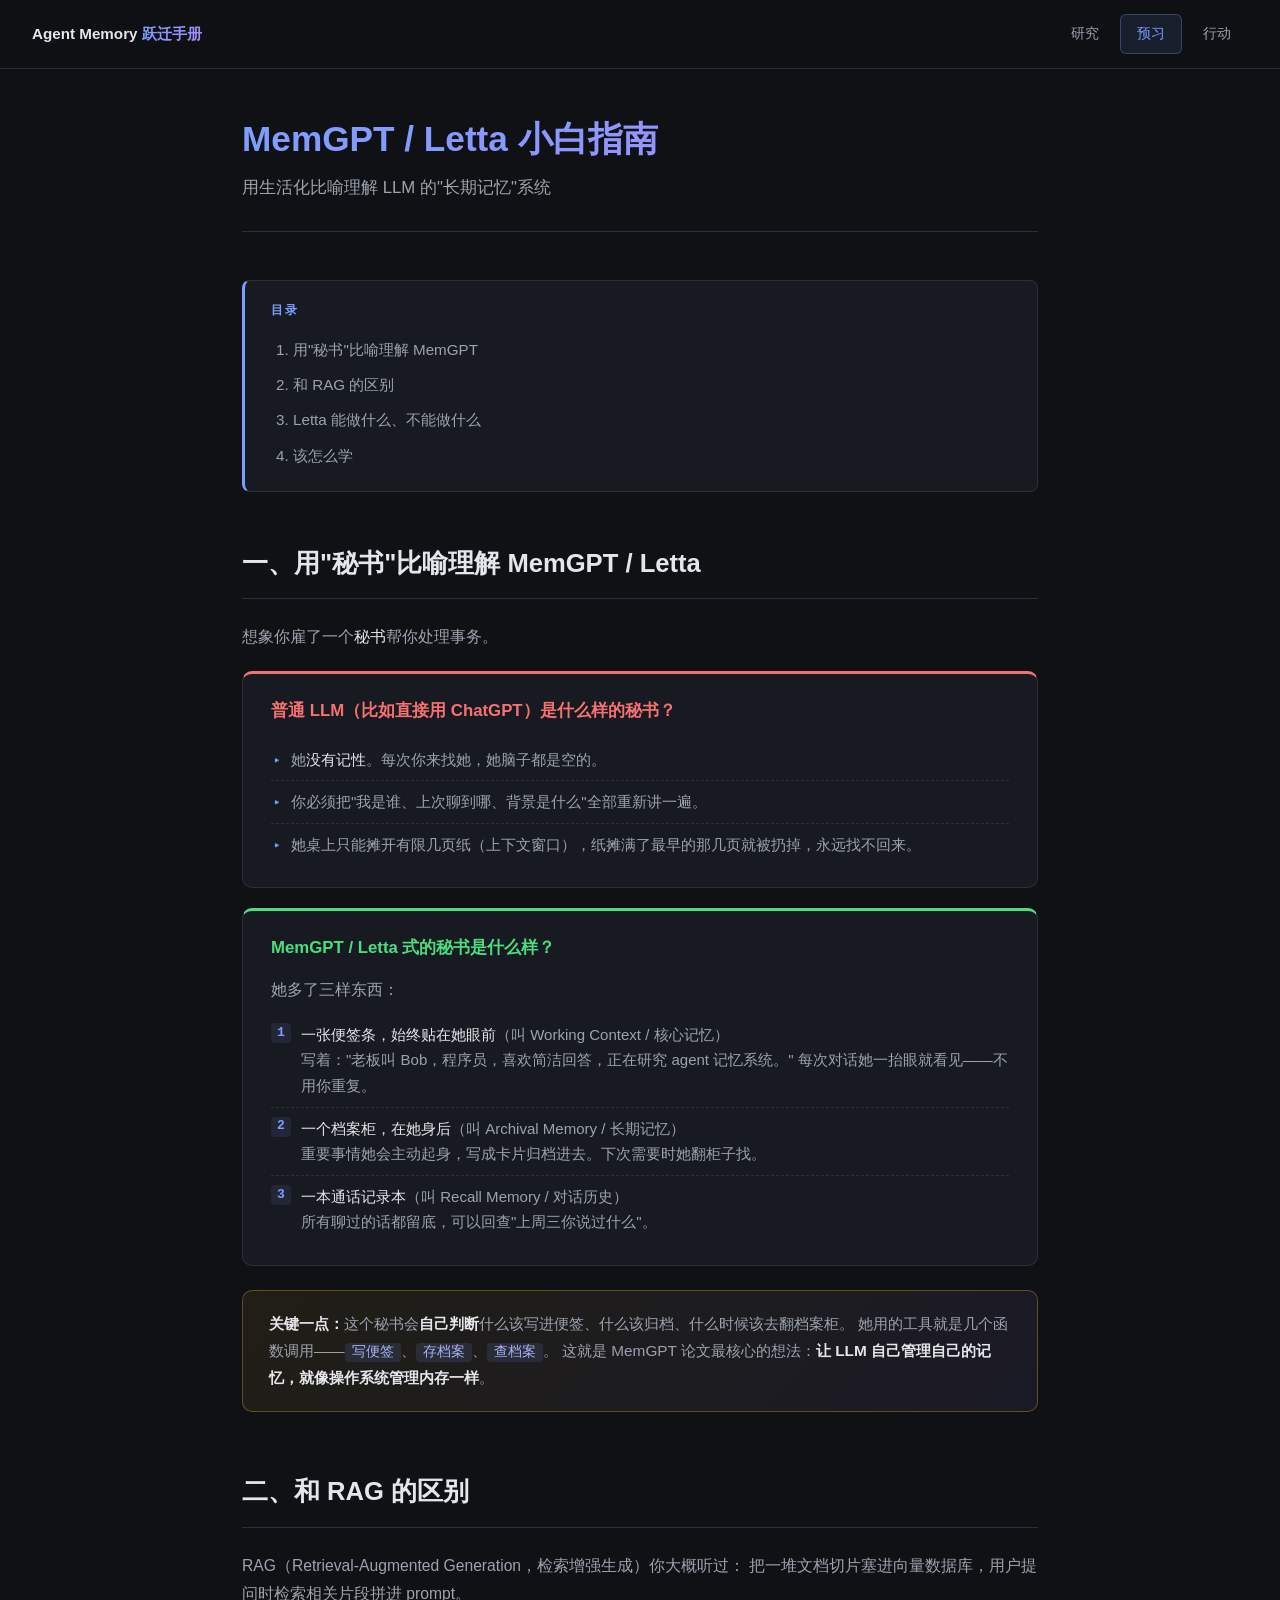
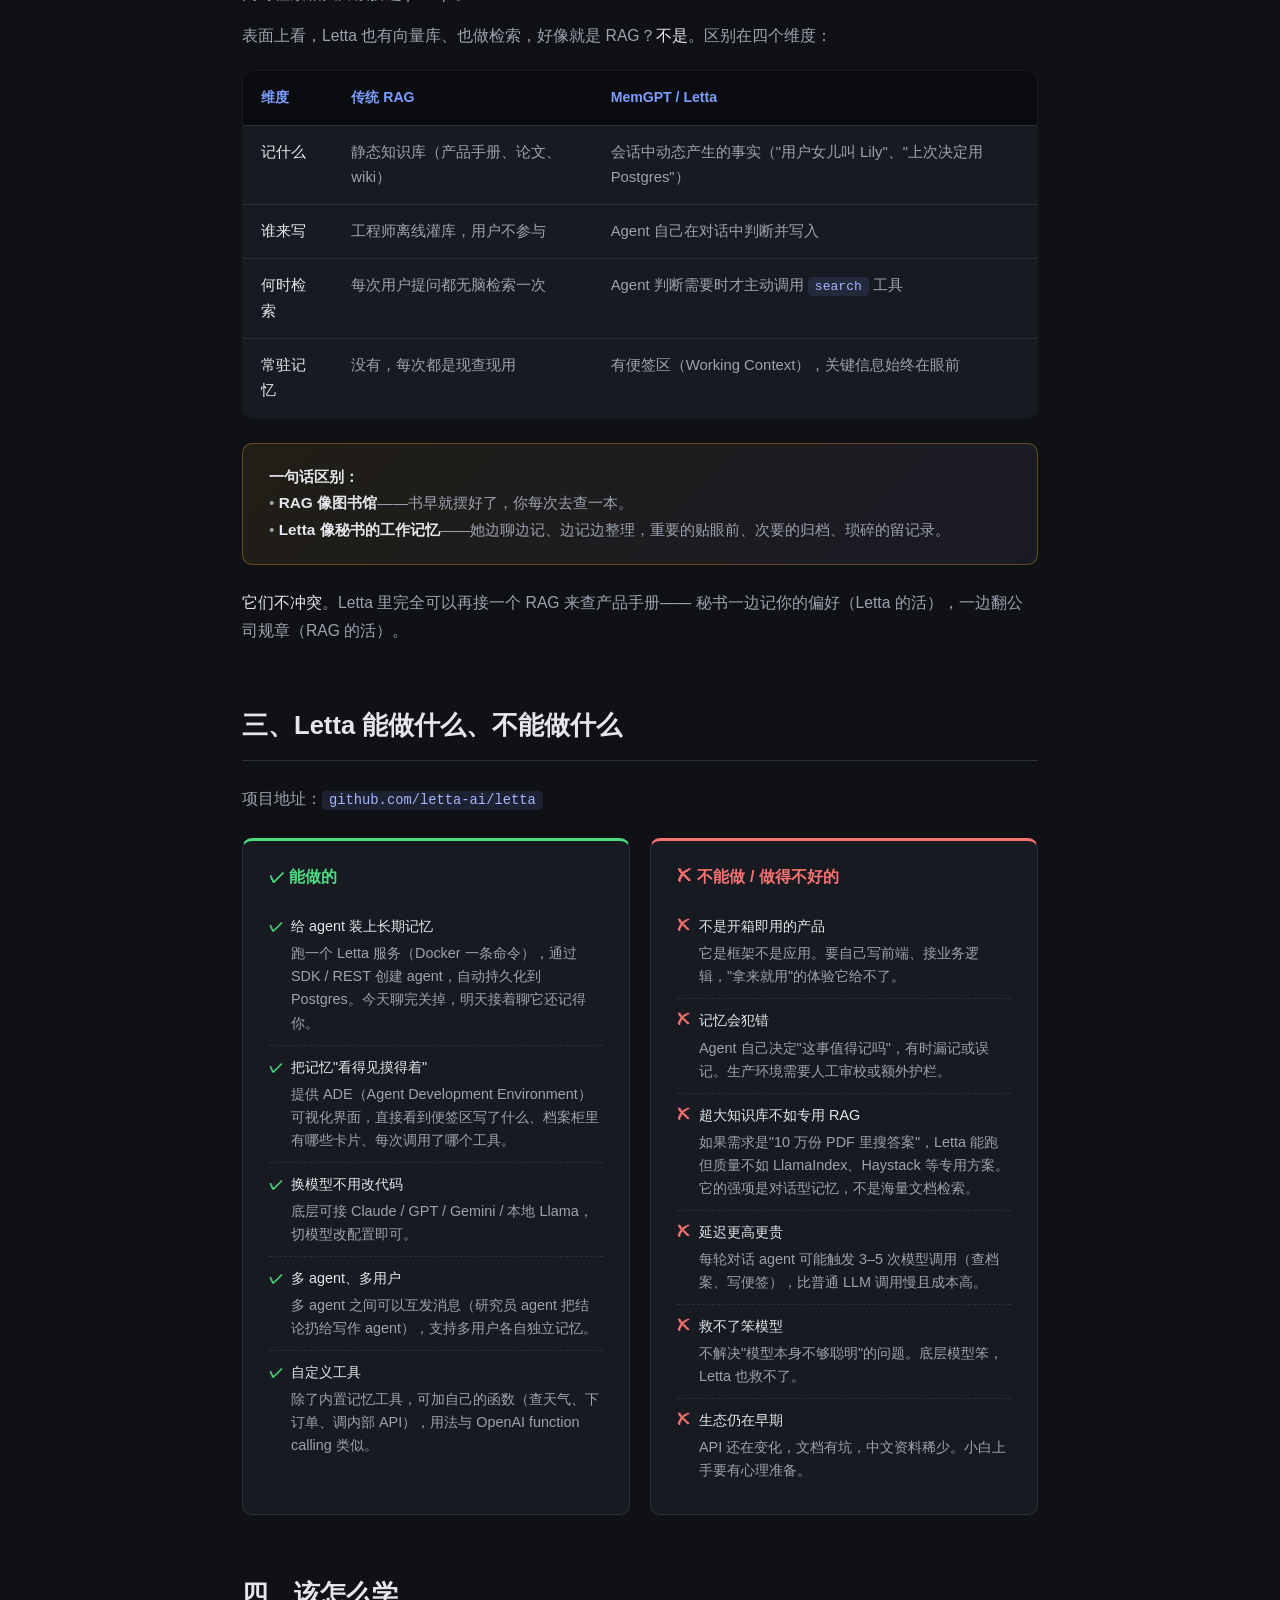
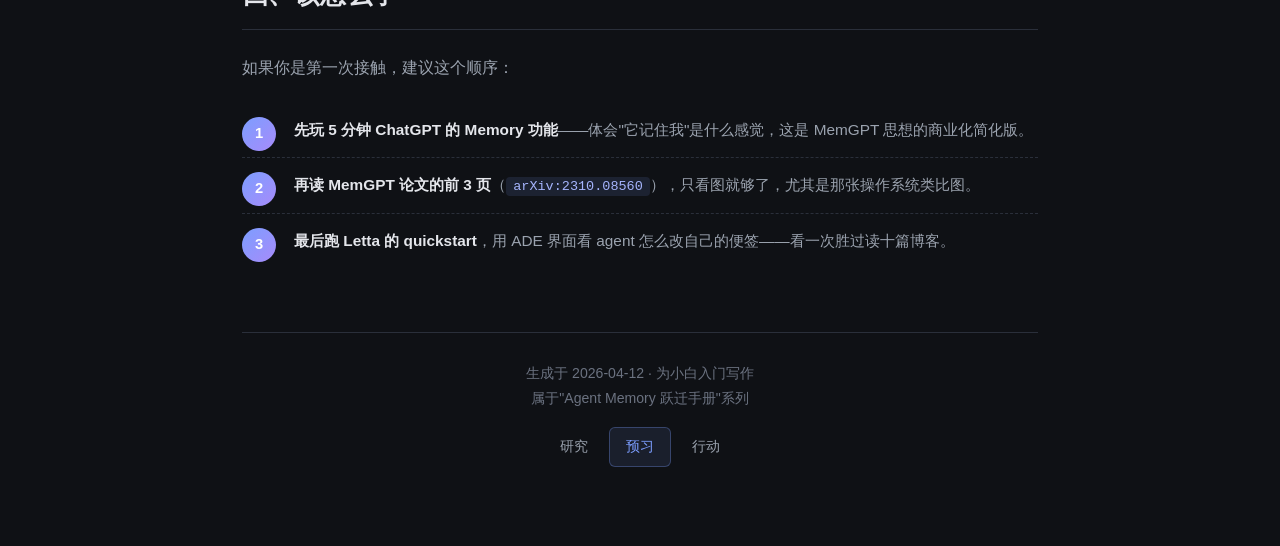
<file: interactive/agent/memgpt-letta-guide.html>
<!DOCTYPE html>
<html lang="zh-CN">
<head>
<meta charset="UTF-8">
<meta name="viewport" content="width=device-width, initial-scale=1.0">
<title>MemGPT / Letta 小白指南 · 预习</title>
<style>
  :root {
    --bg: #0f1115;
    --bg-card: #171a21;
    --bg-elevated: #1a1e26;
    --border: #2a2f3a;
    --text: #e4e6eb;
    --text-dim: #9ba3af;
    --text-muted: #6b7280;
    --accent: #7c9eff;
    --accent-2: #a78bfa;
    --success: #4ade80;
    --warning: #fbbf24;
    --danger: #f87171;
    --code-bg: #0a0c10;
  }

  * { box-sizing: border-box; margin: 0; padding: 0; }

  html { scroll-behavior: smooth; scroll-padding-top: 80px; }

  body {
    font-family: -apple-system, BlinkMacSystemFont, "PingFang SC", "Microsoft YaHei", sans-serif;
    background: var(--bg);
    color: var(--text);
    line-height: 1.8;
  }

  /* ============ TOP NAV ============ */
  .top-nav {
    position: sticky;
    top: 0;
    z-index: 100;
    background: rgba(15, 17, 21, 0.92);
    backdrop-filter: blur(12px);
    -webkit-backdrop-filter: blur(12px);
    border-bottom: 1px solid var(--border);
    padding: 14px 32px;
    display: flex;
    align-items: center;
    justify-content: space-between;
  }
  .nav-brand {
    font-size: 0.95rem;
    color: var(--text);
    font-weight: 600;
  }
  .nav-brand .brand-accent {
    background: linear-gradient(135deg, var(--accent), var(--accent-2));
    -webkit-background-clip: text;
    -webkit-text-fill-color: transparent;
    background-clip: text;
  }
  .nav-links { display: flex; gap: 4px; }
  .nav-links a {
    color: var(--text-dim);
    text-decoration: none;
    padding: 6px 16px;
    border-radius: 6px;
    font-size: 0.9rem;
    transition: all 0.15s;
    border: 1px solid transparent;
  }
  .nav-links a:hover { color: var(--text); background: var(--bg-card); }
  .nav-links a.active {
    color: var(--accent);
    background: rgba(124, 158, 255, 0.1);
    border-color: rgba(124, 158, 255, 0.3);
  }

  /* ============ LAYOUT ============ */
  .page {
    max-width: 860px;
    margin: 0 auto;
    padding: 48px 32px 80px;
  }

  /* ============ HEADER ============ */
  header.doc-header {
    padding-bottom: 28px;
    border-bottom: 1px solid var(--border);
    margin-bottom: 48px;
  }

  header.doc-header h1 {
    font-size: 2.2rem;
    line-height: 1.25;
    margin-bottom: 12px;
    background: linear-gradient(135deg, var(--accent), var(--accent-2));
    -webkit-background-clip: text;
    -webkit-text-fill-color: transparent;
    background-clip: text;
  }

  header.doc-header .subtitle {
    color: var(--text-dim);
    font-size: 1.05rem;
  }

  /* ============ TOC ============ */
  nav.toc {
    background: var(--bg-card);
    border: 1px solid var(--border);
    border-left: 3px solid var(--accent);
    padding: 18px 26px;
    margin-bottom: 48px;
    border-radius: 8px;
  }

  nav.toc h2 {
    margin: 0 0 10px;
    font-size: 0.78rem;
    color: var(--accent);
    text-transform: uppercase;
    letter-spacing: 2px;
    font-weight: 600;
  }

  nav.toc ol {
    margin: 0;
    padding-left: 22px;
    color: var(--text-dim);
  }

  nav.toc li { padding: 4px 0; font-size: 0.95rem; }
  nav.toc a { color: var(--text-dim); text-decoration: none; transition: color 0.15s; }
  nav.toc a:hover { color: var(--accent); }

  /* ============ SECTIONS ============ */
  section {
    margin-bottom: 56px;
    scroll-margin-top: 80px;
  }

  section h2 {
    font-size: 1.6rem;
    border-bottom: 1px solid var(--border);
    padding-bottom: 12px;
    margin-bottom: 24px;
  }

  section h3 {
    font-size: 1.15rem;
    color: var(--accent-2);
    margin: 28px 0 14px;
    font-weight: 500;
  }

  section p {
    color: var(--text-dim);
    margin: 14px 0;
    font-size: 0.98rem;
  }

  section p strong { color: var(--text); font-weight: 500; }

  code {
    background: rgba(124, 158, 255, 0.12);
    color: #a5b4fc;
    padding: 2px 7px;
    border-radius: 4px;
    font-family: "SF Mono", Menlo, Consolas, monospace;
    font-size: 0.88em;
  }

  /* ============ ANALOGY CARDS ============ */
  .analogy {
    background: var(--bg-card);
    border: 1px solid var(--border);
    border-radius: 10px;
    padding: 22px 28px;
    margin: 20px 0;
  }

  .analogy.bad { border-top: 3px solid var(--danger); }
  .analogy.good { border-top: 3px solid var(--success); }

  .analogy h4 {
    margin: 0 0 12px;
    font-size: 1.05rem;
  }

  .analogy.bad h4 { color: var(--danger); }
  .analogy.good h4 { color: var(--success); }

  .analogy > p {
    color: var(--text-dim);
    margin: 0 0 10px;
  }

  .analogy ul,
  .analogy ol {
    list-style: none;
    padding: 0;
  }

  .analogy li {
    color: var(--text-dim);
    padding: 8px 0 8px 20px;
    position: relative;
    font-size: 0.94rem;
    line-height: 1.7;
    border-bottom: 1px dashed var(--border);
  }

  .analogy li:last-child { border-bottom: none; }

  .analogy ul li::before {
    content: "▸";
    position: absolute;
    left: 2px;
    top: 8px;
    color: var(--accent);
  }

  .analogy ol { counter-reset: ana-counter; }

  .analogy ol li {
    counter-increment: ana-counter;
    padding-left: 30px;
  }

  .analogy ol li::before {
    content: counter(ana-counter);
    position: absolute;
    left: 0;
    top: 9px;
    color: var(--accent);
    font-family: "SF Mono", Menlo, monospace;
    font-size: 0.82rem;
    font-weight: 600;
    background: rgba(124, 158, 255, 0.1);
    width: 20px;
    height: 20px;
    border-radius: 4px;
    display: flex;
    align-items: center;
    justify-content: center;
  }

  .analogy strong { color: var(--text); font-weight: 500; }

  /* ============ CALLOUT ============ */
  .callout {
    background: linear-gradient(135deg, rgba(251, 191, 36, 0.08), rgba(167, 139, 250, 0.08));
    border: 1px solid rgba(251, 191, 36, 0.3);
    border-radius: 10px;
    padding: 20px 26px;
    margin: 24px 0;
    color: var(--text-dim);
    font-size: 0.96rem;
    line-height: 1.75;
  }

  .callout strong { color: var(--text); }

  /* ============ TABLE ============ */
  table {
    width: 100%;
    border-collapse: collapse;
    margin: 20px 0;
    background: var(--bg-card);
    border-radius: 10px;
    overflow: hidden;
    border: 1px solid var(--border);
  }

  th, td {
    text-align: left;
    padding: 14px 18px;
    border-bottom: 1px solid var(--border);
    vertical-align: top;
    font-size: 0.93rem;
  }

  th {
    background: var(--code-bg);
    color: var(--accent);
    font-weight: 600;
    font-size: 0.88rem;
  }

  tr:last-child td { border-bottom: none; }

  td { color: var(--text-dim); line-height: 1.7; }
  td strong { color: var(--text); font-weight: 500; }

  /* ============ PROS / CONS ============ */
  .pros-cons {
    display: grid;
    grid-template-columns: 1fr 1fr;
    gap: 20px;
    margin: 24px 0;
  }

  .card {
    background: var(--bg-card);
    border: 1px solid var(--border);
    border-top-width: 3px;
    border-radius: 10px;
    padding: 22px 26px;
  }

  .card.good { border-top-color: var(--success); }
  .card.bad { border-top-color: var(--danger); }

  .card h3 {
    margin: 0 0 14px;
    font-size: 1rem;
    font-weight: 600;
  }

  .card.good h3 { color: var(--success); }
  .card.bad h3 { color: var(--danger); }

  .card ul { list-style: none; }

  .card li {
    color: var(--text-dim);
    font-size: 0.9rem;
    line-height: 1.6;
    padding: 10px 0 10px 22px;
    position: relative;
    border-bottom: 1px dashed var(--border);
  }

  .card li:last-child { border-bottom: none; }

  .card li::before {
    position: absolute;
    left: 0;
    top: 10px;
    font-weight: bold;
  }

  .card.good li::before { content: "✓"; color: var(--success); }
  .card.bad li::before { content: "✗"; color: var(--danger); }

  .card li strong {
    color: var(--text);
    display: block;
    margin-bottom: 4px;
    font-weight: 500;
  }

  /* ============ STEPS ============ */
  .steps {
    counter-reset: step;
    list-style: none;
    padding: 0;
    margin: 20px 0;
  }

  .steps li {
    counter-increment: step;
    padding: 14px 0 14px 52px;
    position: relative;
    color: var(--text-dim);
    border-bottom: 1px dashed var(--border);
    font-size: 0.96rem;
    line-height: 1.7;
  }

  .steps li:last-child { border-bottom: none; }

  .steps li::before {
    content: counter(step);
    position: absolute;
    left: 0;
    top: 14px;
    width: 34px;
    height: 34px;
    background: linear-gradient(135deg, var(--accent), var(--accent-2));
    color: #fff;
    border-radius: 50%;
    display: flex;
    align-items: center;
    justify-content: center;
    font-weight: 600;
    font-size: 0.92rem;
  }

  .steps li strong { color: var(--text); }

  /* ============ FOOTER ============ */
  footer {
    text-align: center;
    color: var(--text-muted);
    font-size: 0.88rem;
    border-top: 1px solid var(--border);
    padding-top: 28px;
    margin-top: 64px;
  }

  footer .nav-links {
    justify-content: center;
    margin-top: 16px;
  }

  @media (max-width: 768px) {
    .top-nav { padding: 12px 20px; flex-direction: column; gap: 10px; }
    .page { padding: 32px 20px 60px; }
    header.doc-header h1 { font-size: 1.7rem; }
    .pros-cons { grid-template-columns: 1fr; }
  }
</style>
</head>
<body>

<nav class="top-nav">
  <div class="nav-brand">Agent Memory <span class="brand-accent">跃迁手册</span></div>
  <div class="nav-links">
    <a href="agent-future-research.html">研究</a>
    <a href="memgpt-letta-guide.html" class="active">预习</a>
    <a href="action-roadmap.html">行动</a>
  </div>
</nav>

<div class="page">

<header class="doc-header">
  <h1>MemGPT / Letta 小白指南</h1>
  <div class="subtitle">用生活化比喻理解 LLM 的"长期记忆"系统</div>
</header>

<nav class="toc">
  <h2>目录</h2>
  <ol>
    <li><a href="#analogy">用"秘书"比喻理解 MemGPT</a></li>
    <li><a href="#vs-rag">和 RAG 的区别</a></li>
    <li><a href="#letta">Letta 能做什么、不能做什么</a></li>
    <li><a href="#learn">该怎么学</a></li>
  </ol>
</nav>

<section id="analogy">
  <h2>一、用"秘书"比喻理解 MemGPT / Letta</h2>

  <p>想象你雇了一个<strong>秘书</strong>帮你处理事务。</p>

  <div class="analogy bad">
    <h4>普通 LLM（比如直接用 ChatGPT）是什么样的秘书？</h4>
    <ul>
      <li>她<strong>没有记性</strong>。每次你来找她，她脑子都是空的。</li>
      <li>你必须把"我是谁、上次聊到哪、背景是什么"全部重新讲一遍。</li>
      <li>她桌上只能摊开有限几页纸（上下文窗口），纸摊满了最早的那几页就被扔掉，永远找不回来。</li>
    </ul>
  </div>

  <div class="analogy good">
    <h4>MemGPT / Letta 式的秘书是什么样？</h4>
    <p>她多了三样东西：</p>
    <ol>
      <li>
        <strong>一张便签条，始终贴在她眼前</strong>（叫 Working Context / 核心记忆）<br>
        写着："老板叫 Bob，程序员，喜欢简洁回答，正在研究 agent 记忆系统。"
        每次对话她一抬眼就看见——不用你重复。
      </li>
      <li>
        <strong>一个档案柜，在她身后</strong>（叫 Archival Memory / 长期记忆）<br>
        重要事情她会主动起身，写成卡片归档进去。下次需要时她翻柜子找。
      </li>
      <li>
        <strong>一本通话记录本</strong>（叫 Recall Memory / 对话历史）<br>
        所有聊过的话都留底，可以回查"上周三你说过什么"。
      </li>
    </ol>
  </div>

  <div class="callout">
    <strong>关键一点：</strong>这个秘书会<strong>自己判断</strong>什么该写进便签、什么该归档、什么时候该去翻档案柜。
    她用的工具就是几个函数调用——<code>写便签</code>、<code>存档案</code>、<code>查档案</code>。
    这就是 MemGPT 论文最核心的想法：<strong>让 LLM 自己管理自己的记忆，就像操作系统管理内存一样</strong>。
  </div>
</section>

<section id="vs-rag">
  <h2>二、和 RAG 的区别</h2>

  <p>RAG（Retrieval-Augmented Generation，检索增强生成）你大概听过：
  把一堆文档切片塞进向量数据库，用户提问时检索相关片段拼进 prompt。</p>

  <p>表面上看，Letta 也有向量库、也做检索，好像就是 RAG？<strong>不是</strong>。区别在四个维度：</p>

  <table>
    <thead>
      <tr>
        <th>维度</th>
        <th>传统 RAG</th>
        <th>MemGPT / Letta</th>
      </tr>
    </thead>
    <tbody>
      <tr>
        <td><strong>记什么</strong></td>
        <td>静态知识库（产品手册、论文、wiki）</td>
        <td>会话中动态产生的事实（"用户女儿叫 Lily"、"上次决定用 Postgres"）</td>
      </tr>
      <tr>
        <td><strong>谁来写</strong></td>
        <td>工程师离线灌库，用户不参与</td>
        <td>Agent 自己在对话中判断并写入</td>
      </tr>
      <tr>
        <td><strong>何时检索</strong></td>
        <td>每次用户提问都无脑检索一次</td>
        <td>Agent 判断需要时才主动调用 <code>search</code> 工具</td>
      </tr>
      <tr>
        <td><strong>常驻记忆</strong></td>
        <td>没有，每次都是现查现用</td>
        <td>有便签区（Working Context），关键信息始终在眼前</td>
      </tr>
    </tbody>
  </table>

  <div class="callout">
    <strong>一句话区别：</strong><br>
    • <strong>RAG 像图书馆</strong>——书早就摆好了，你每次去查一本。<br>
    • <strong>Letta 像秘书的工作记忆</strong>——她边聊边记、边记边整理，重要的贴眼前、次要的归档、琐碎的留记录。
  </div>

  <p><strong>它们不冲突</strong>。Letta 里完全可以再接一个 RAG 来查产品手册——
  秘书一边记你的偏好（Letta 的活），一边翻公司规章（RAG 的活）。</p>
</section>

<section id="letta">
  <h2>三、Letta 能做什么、不能做什么</h2>
  <p>项目地址：<code>github.com/letta-ai/letta</code></p>

  <div class="pros-cons">
    <div class="card good">
      <h3>✓ 能做的</h3>
      <ul>
        <li><strong>给 agent 装上长期记忆</strong>跑一个 Letta 服务（Docker 一条命令），通过 SDK / REST 创建 agent，自动持久化到 Postgres。今天聊完关掉，明天接着聊它还记得你。</li>
        <li><strong>把记忆"看得见摸得着"</strong>提供 ADE（Agent Development Environment）可视化界面，直接看到便签区写了什么、档案柜里有哪些卡片、每次调用了哪个工具。</li>
        <li><strong>换模型不用改代码</strong>底层可接 Claude / GPT / Gemini / 本地 Llama，切模型改配置即可。</li>
        <li><strong>多 agent、多用户</strong>多 agent 之间可以互发消息（研究员 agent 把结论扔给写作 agent），支持多用户各自独立记忆。</li>
        <li><strong>自定义工具</strong>除了内置记忆工具，可加自己的函数（查天气、下订单、调内部 API），用法与 OpenAI function calling 类似。</li>
      </ul>
    </div>

    <div class="card bad">
      <h3>✗ 不能做 / 做得不好的</h3>
      <ul>
        <li><strong>不是开箱即用的产品</strong>它是框架不是应用。要自己写前端、接业务逻辑，"拿来就用"的体验它给不了。</li>
        <li><strong>记忆会犯错</strong>Agent 自己决定"这事值得记吗"，有时漏记或误记。生产环境需要人工审校或额外护栏。</li>
        <li><strong>超大知识库不如专用 RAG</strong>如果需求是"10 万份 PDF 里搜答案"，Letta 能跑但质量不如 LlamaIndex、Haystack 等专用方案。它的强项是对话型记忆，不是海量文档检索。</li>
        <li><strong>延迟更高更贵</strong>每轮对话 agent 可能触发 3–5 次模型调用（查档案、写便签），比普通 LLM 调用慢且成本高。</li>
        <li><strong>救不了笨模型</strong>不解决"模型本身不够聪明"的问题。底层模型笨，Letta 也救不了。</li>
        <li><strong>生态仍在早期</strong>API 还在变化，文档有坑，中文资料稀少。小白上手要有心理准备。</li>
      </ul>
    </div>
  </div>
</section>

<section id="learn">
  <h2>四、该怎么学</h2>
  <p>如果你是第一次接触，建议这个顺序：</p>
  <ol class="steps">
    <li><strong>先玩 5 分钟 ChatGPT 的 Memory 功能</strong>——体会"它记住我"是什么感觉，这是 MemGPT 思想的商业化简化版。</li>
    <li><strong>再读 MemGPT 论文的前 3 页</strong>（<code>arXiv:2310.08560</code>），只看图就够了，尤其是那张操作系统类比图。</li>
    <li><strong>最后跑 Letta 的 quickstart</strong>，用 ADE 界面看 agent 怎么改自己的便签——看一次胜过读十篇博客。</li>
  </ol>
</section>

<footer>
  生成于 2026-04-12 · 为小白入门写作<br>
  属于"Agent Memory 跃迁手册"系列
  <div class="nav-links">
    <a href="agent-future-research.html">研究</a>
    <a href="memgpt-letta-guide.html" class="active">预习</a>
    <a href="action-roadmap.html">行动</a>
  </div>
</footer>

</div>

</body>
</html>
</file>
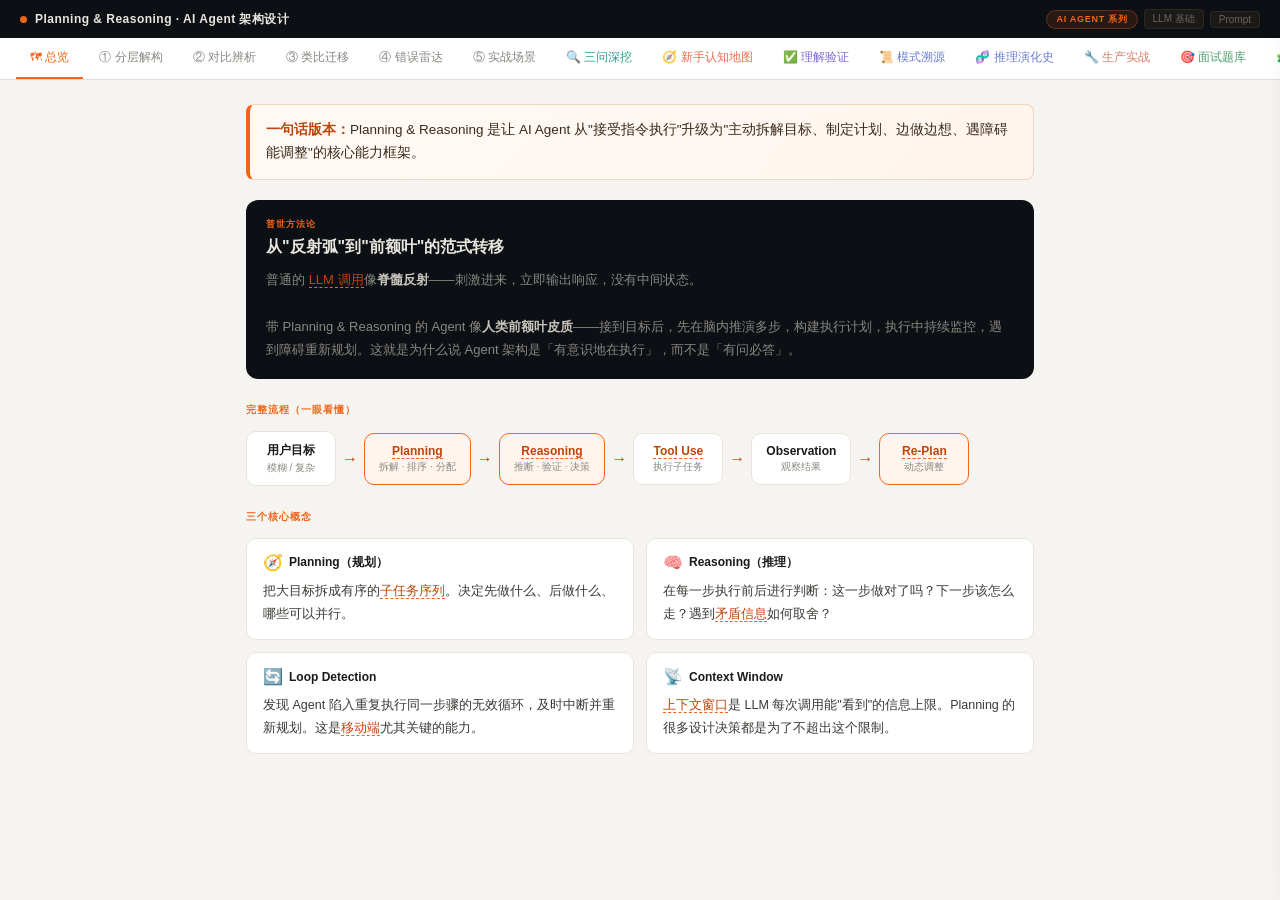
<file: interactive/agent/planning-reasoning-5d-v4.html>
<!DOCTYPE html>
<html lang="zh-CN">
<head>
<meta charset="UTF-8">
<meta name="viewport" content="width=device-width, initial-scale=1.0">
<title>Planning & Reasoning · AI Agent 架构 · 5D 框架</title>
<style>
* { box-sizing: border-box; margin: 0; padding: 0; }
body {
  font-family: -apple-system, BlinkMacSystemFont, "PingFang SC", "Hiragino Sans GB", sans-serif;
  background: #f5f4f0; color: #1a1a18; min-height: 100vh;
}

/* ── Top Nav ── */
.top-nav {
  background: #0c0f14; padding: 9px 20px;
  display: flex; align-items: center; justify-content: space-between;
  position: sticky; top: 0; z-index: 50;
}
.top-nav-title {
  display: flex; align-items: center; gap: 8px;
  font-size: 12px; font-weight: 600; color: #e8e6de; letter-spacing: .04em;
}
.nav-dot { width: 7px; height: 7px; border-radius: 50%; background: #F26419; }
.top-nav-right { display: flex; gap: 6px; align-items: center; }
.badge {
  font-size: 9px; font-weight: 700; letter-spacing: .08em; text-transform: uppercase;
  color: #F26419; background: rgba(242,100,25,.12);
  padding: 2px 9px; border-radius: 10px; border: 1px solid rgba(242,100,25,.3);
}
.prereq {
  font-size: 10px; color: #666460; background: #1c1a17;
  border: 1px solid #2a2825; padding: 2px 8px; border-radius: 3px;
}

/* ── Tabs ── */
.tabs {
  background: #fff; border-bottom: 0.5px solid #e0dcd4;
  display: flex; padding: 0 16px; gap: 2px;
  overflow-x: auto; scrollbar-width: none;
}
.tabs::-webkit-scrollbar { display: none; }
.tab {
  padding: 11px 14px; font-size: 12px; font-weight: 500;
  cursor: pointer; border: none; background: none;
  color: #888780; white-space: nowrap;
  border-bottom: 2.5px solid transparent; transition: all .18s;
}
.tab.active { color: #F26419; border-bottom-color: #F26419; }
.tab:hover:not(.active) { color: #3a3a38; }
.tab.verify { color: #7c6ad1; }
.tab.verify.active { color: #7c6ad1; border-bottom-color: #7c6ad1; }
.tab.why { color: #2a9d8f; }
.tab.why.active { color: #2a9d8f; border-bottom-color: #2a9d8f; }
.tab.newbie { color: #e76f51; }
.tab.newbie.active { color: #e76f51; border-bottom-color: #e76f51; }
.tab.history { color: #6b7fd4; }
.tab.history.active { color: #6b7fd4; border-bottom-color: #6b7fd4; }
.tab.prod { color: #d4826b; }
.tab.prod.active { color: #d4826b; border-bottom-color: #d4826b; }
.tab.interview { color: #4a9e6b; }
.tab.interview.active { color: #4a9e6b; border-bottom-color: #4a9e6b; }

/* ── Timeline ── */
.timeline { position: relative; padding-left: 24px; margin: 16px 0; }
.timeline::before { content:''; position:absolute; left:7px; top:0; bottom:0; width:2px; background:linear-gradient(to bottom,#F26419,rgba(242,100,25,.1)); }
.tl-item { position:relative; margin-bottom:20px; }
.tl-dot { position:absolute; left:-21px; top:4px; width:14px; height:14px; border-radius:50%; background:#F26419; border:2px solid #fff; box-shadow:0 0 0 2px #F26419; }
.tl-dot.minor { background:#e8e4dc; box-shadow:0 0 0 2px #d0ccc4; }
.tl-year { font-size:10px; font-weight:800; color:#F26419; letter-spacing:.08em; margin-bottom:3px; }
.tl-title { font-size:13.5px; font-weight:700; color:#1a1a18; margin-bottom:4px; }
.tl-body { font-size:12.5px; color:#555550; line-height:1.7; }
.tl-body strong { color:#1a1a18; }
.tl-paper { display:inline-flex; align-items:center; gap:4px; background:#fff; border:1px solid #e0dcd4; border-radius:4px; padding:2px 8px; font-size:10px; color:#555550; margin-top:4px; }
.tl-insight { background:#fff5ee; border:1px solid #f5d5bb; border-radius:6px; padding:8px 12px; margin-top:8px; font-size:12px; color:#C0430A; }
.tl-big { background:#0c0f14; border-radius:8px; padding:12px 14px; margin-top:8px; }
.tl-big-title { font-size:12px; font-weight:700; color:#F26419; margin-bottom:4px; }
.tl-big-body { font-size:12px; color:#888780; line-height:1.6; }

/* ── Mode Origin Cards ── */
.origin-card { background:#fff; border:1px solid #e8e4dc; border-radius:12px; margin-bottom:16px; overflow:hidden; }
.origin-head { padding:14px 16px; display:flex; align-items:flex-start; gap:12px; }
.origin-year-badge { background:#0c0f14; color:#F26419; font-size:9px; font-weight:800; letter-spacing:.08em; padding:3px 8px; border-radius:4px; white-space:nowrap; margin-top:2px; flex-shrink:0; }
.origin-name { font-size:15px; font-weight:800; color:#1a1a18; margin-bottom:3px; }
.origin-subtitle { font-size:11px; color:#888780; }
.origin-body { padding:0 16px 16px; }
.origin-section { margin-bottom:10px; }
.origin-section-label { font-size:9px; font-weight:700; letter-spacing:.1em; text-transform:uppercase; color:#888780; margin-bottom:4px; }
.origin-section p { font-size:12.5px; }
.origin-problem { background:#fff5f5; border:1px solid #ffc5b0; border-radius:6px; padding:8px 12px; font-size:12px; color:#b8432a; margin-bottom:8px; }
.origin-problem::before { content:"⚠️ 解决的问题："; font-weight:700; }
.origin-solution { background:#f5fff8; border:1px solid #b8e8c8; border-radius:6px; padding:8px 12px; font-size:12px; color:#1a4d2a; }
.origin-solution::before { content:"✓ 核心贡献："; font-weight:700; }
.deep-cmp { background:#0c0f14; border-radius:12px; padding:16px; margin:16px 0; }
.deep-cmp-title { font-size:11px; font-weight:700; color:#F26419; letter-spacing:.08em; text-transform:uppercase; margin-bottom:12px; }
.deep-cmp-row { display:grid; grid-template-columns:120px 1fr 1fr 1fr; gap:8px; margin-bottom:8px; align-items:start; }
.deep-cmp-row.header { margin-bottom:4px; }
.deep-cmp-label { font-size:10px; color:#555550; }
.deep-cmp-head { font-size:11px; font-weight:700; color:#F26419; text-align:center; }
.deep-cmp-cell { font-size:11px; color:#888780; line-height:1.5; text-align:center; padding:6px 4px; background:rgba(255,255,255,.04); border-radius:4px; }
.deep-cmp-cell.best { color:#7eb8a4; font-weight:600; }
.deep-cmp-cell.worst { color:#e05a3a; }

/* ── Problem-Solution ── */
.prob-item { background:#fff; border:1px solid #e8e4dc; border-radius:12px; margin-bottom:14px; overflow:hidden; }
.prob-head { background:#faf9f7; padding:12px 16px; display:flex; align-items:center; gap:10px; border-bottom:0.5px solid #e8e4dc; }
.prob-severity { font-size:9px; font-weight:800; letter-spacing:.06em; text-transform:uppercase; padding:2px 8px; border-radius:3px; white-space:nowrap; }
.sev-high { background:#fee2e2; color:#b91c1c; }
.sev-mid { background:#fef3c7; color:#92400e; }
.sev-low { background:#d1fae5; color:#065f46; }
.prob-title { font-size:13px; font-weight:700; color:#1a1a18; flex:1; }
.prob-body { padding:14px 16px; }
.prob-scene { font-size:12.5px; color:#555550; line-height:1.6; margin-bottom:10px; }
.prob-scene::before { content:"场景："; font-weight:700; color:#888780; }
.solutions { display:flex; flex-direction:column; gap:8px; }
.solution-item { background:#f5f4f0; border-radius:8px; padding:10px 12px; }
.solution-label { font-size:9px; font-weight:700; letter-spacing:.08em; text-transform:uppercase; color:#2a9d8f; margin-bottom:4px; }
.solution-title { font-size:12.5px; font-weight:700; color:#1a1a18; margin-bottom:3px; }
.solution-body { font-size:12px; color:#555550; line-height:1.6; }
.code-inline { background:#0c0f14; color:#c9a95a; padding:1px 5px; border-radius:3px; font-size:10.5px; font-family:"JetBrains Mono","Fira Code",monospace; }

/* ── Interview ── */
.itvw-item { background:#fff; border:1px solid #e8e4dc; border-radius:12px; margin-bottom:14px; overflow:hidden; }
.itvw-head { padding:12px 16px; cursor:pointer; display:flex; align-items:flex-start; gap:10px; }
.itvw-level { font-size:9px; font-weight:800; letter-spacing:.06em; text-transform:uppercase; padding:2px 8px; border-radius:3px; white-space:nowrap; margin-top:2px; flex-shrink:0; }
.lv-basic { background:#dbeafe; color:#1e40af; }
.lv-mid { background:#fef3c7; color:#92400e; }
.lv-hard { background:#fee2e2; color:#b91c1c; }
.lv-arch { background:#ede9fe; color:#4c1d95; }
.itvw-q { font-size:13px; font-weight:600; color:#1a1a18; flex:1; line-height:1.5; }
.itvw-toggle { color:#888780; font-size:14px; transition:transform .2s; flex-shrink:0; margin-top:2px; }
.itvw-toggle.open { transform:rotate(180deg); }
.itvw-body { display:none; padding:0 16px 16px; border-top:0.5px solid #f0ece6; }
.itvw-body.open { display:block; }
.itvw-framework { margin-top:12px; }
.itvw-framework-label { font-size:9px; font-weight:700; letter-spacing:.1em; text-transform:uppercase; color:#4a9e6b; margin-bottom:6px; }
.answer-point { display:flex; gap:8px; margin-bottom:8px; align-items:flex-start; }
.answer-num { width:18px; height:18px; border-radius:50%; background:#4a9e6b; color:#fff; font-size:8px; font-weight:800; display:flex; align-items:center; justify-content:center; flex-shrink:0; margin-top:2px; }
.answer-text { font-size:12.5px; color:#3a3a36; line-height:1.6; flex:1; }
.itvw-trap { background:#fff9f5; border:1px solid #f5d5bb; border-radius:6px; padding:8px 12px; margin-top:8px; font-size:12px; color:#C0430A; line-height:1.6; }
.itvw-trap::before { content:"⚡ 常见失误："; font-weight:700; }
.callout-purple {
  background:linear-gradient(135deg,#faf5ff,#f3e8ff);
  border:1px solid #d8b4fe; border-left:4px solid #7c3aed;
  border-radius:8px; padding:14px 16px;
  font-size:13.5px; line-height:1.7; color:#2e1065; margin-bottom:20px;
}
.callout-purple strong { color:#5b21b6; }

/* ── Layout ── */
.layout { max-width: 820px; margin: 0 auto; padding: 24px 16px; }
.panel { display: none; }
.panel.active { display: block; }

/* ── Common ── */
.callout {
  background: linear-gradient(135deg, #fff9f5 0%, #fff5ee 100%);
  border: 1px solid #f5d5bb; border-left: 4px solid #F26419;
  border-radius: 8px; padding: 14px 16px;
  font-size: 13.5px; line-height: 1.7; color: #3a2a1a; margin-bottom: 20px;
}
.callout strong { color: #C0430A; }

.callout-teal {
  background: linear-gradient(135deg, #f0fdfa 0%, #e6fffa 100%);
  border: 1px solid #b2dfdb; border-left: 4px solid #2a9d8f;
  border-radius: 8px; padding: 14px 16px;
  font-size: 13.5px; line-height: 1.7; color: #1a3a38; margin-bottom: 20px;
}
.callout-teal strong { color: #1d6b63; }

.callout-coral {
  background: linear-gradient(135deg, #fff8f5 0%, #fff0ec 100%);
  border: 1px solid #ffc5b0; border-left: 4px solid #e76f51;
  border-radius: 8px; padding: 14px 16px;
  font-size: 13.5px; line-height: 1.7; color: #3a1a10; margin-bottom: 20px;
}
.callout-coral strong { color: #b8432a; }

.section-label {
  font-size: 10px; font-weight: 700; letter-spacing: .1em;
  text-transform: uppercase; color: #F26419; margin: 24px 0 10px;
}
.section-label:first-child { margin-top: 0; }

h3 { font-size: 15px; font-weight: 600; color: #1a1a18; margin-bottom: 6px; }
p { font-size: 13.5px; line-height: 1.8; color: #3a3a36; margin-bottom: 10px; }
p:last-child { margin-bottom: 0; }

/* ── Flow ── */
.flow { display: flex; align-items: center; flex-wrap: wrap; gap: 6px; margin: 14px 0 20px; }
.flow-node {
  background: #fff; border: 1px solid #e8e4dc;
  border-radius: 10px; padding: 10px 14px; text-align: center; min-width: 90px;
}
.fn-title { font-size: 12px; font-weight: 600; color: #1a1a18; }
.fn-sub { font-size: 10px; color: #888780; margin-top: 2px; }
.fn-highlight { background: #fff5ee; border-color: #F26419; }
.fn-highlight .fn-title { color: #C0430A; }
.flow-arrow { font-size: 16px; color: #C0430A; font-weight: 700; }

/* ── Cards ── */
.cards { display: grid; grid-template-columns: 1fr 1fr; gap: 12px; margin: 14px 0; }
@media (max-width: 560px) { .cards { grid-template-columns: 1fr; } }
.card { background: #fff; border: 1px solid #e8e4dc; border-radius: 10px; padding: 14px 16px; }
.card-title { font-size: 12px; font-weight: 700; color: #1a1a18; margin-bottom: 8px; display: flex; align-items: center; gap: 6px; }
.card-icon { font-size: 16px; }
.card p { font-size: 12.5px; }

/* ── Table ── */
.cmp-table { width: 100%; border-collapse: collapse; font-size: 12.5px; margin: 14px 0; }
.cmp-table th {
  background: #0c0f14; color: #e8e6de; padding: 9px 12px; text-align: left;
  font-size: 11px; font-weight: 600; letter-spacing: .05em;
}
.cmp-table th:first-child { border-radius: 8px 0 0 0; }
.cmp-table th:last-child { border-radius: 0 8px 0 0; }
.cmp-table td { padding: 9px 12px; border-bottom: 0.5px solid #e8e4dc; vertical-align: top; }
.cmp-table tr:nth-child(even) td { background: #faf9f7; }
.cmp-table tr:last-child td { border-bottom: none; }
.cmp-table .hl { color: #C0430A; font-weight: 600; }

/* ── Analogy ── */
.analogy-box { background: #fff; border: 1px solid #e8e4dc; border-radius: 12px; overflow: hidden; margin: 14px 0; }
.analogy-left { padding: 16px; background: #0c0f14; color: #e8e6de; }
.analogy-right { padding: 16px; }
.analogy-tag { font-size: 9px; font-weight: 700; letter-spacing: .1em; text-transform: uppercase; color: #F26419; margin-bottom: 6px; }
.analogy-title { font-size: 15px; font-weight: 700; margin-bottom: 8px; }
.analogy-body { font-size: 12.5px; line-height: 1.7; color: #888780; }
.analogy-right .analogy-body { color: #3a3a36; }
.analogy-divider {
  display: flex; align-items: center; justify-content: center;
  background: #f5f4f0; padding: 8px;
  font-size: 11px; font-weight: 700; color: #F26419; letter-spacing: .1em; text-transform: uppercase;
}

/* ── Error Items ── */
.error-item {
  background: #fff; border: 1px solid #e8e4dc; border-left: 4px solid #e05a3a;
  border-radius: 8px; padding: 14px 16px; margin-bottom: 12px;
}
.error-label { font-size: 10px; font-weight: 700; letter-spacing: .08em; text-transform: uppercase; color: #e05a3a; margin-bottom: 5px; }
.error-title { font-size: 13.5px; font-weight: 700; color: #1a1a18; margin-bottom: 6px; }
.error-fix {
  background: #f5fff8; border: 0.5px solid #b8e8c8; border-radius: 6px; padding: 8px 12px;
  font-size: 12px; color: #1a4d2a; margin-top: 8px;
}
.error-fix::before { content: "✓ 修正方案："; font-weight: 700; }

/* ── Scenario ── */
.scenario { background: #fff; border: 1px solid #e8e4dc; border-radius: 12px; margin-bottom: 16px; overflow: hidden; }
.scenario-head { background: #0c0f14; padding: 12px 16px; display: flex; align-items: center; gap: 10px; }
.scenario-num {
  width: 24px; height: 24px; background: #F26419; border-radius: 50%;
  display: flex; align-items: center; justify-content: center;
  font-size: 11px; font-weight: 700; color: #fff; flex-shrink: 0;
}
.scenario-title { font-size: 13px; font-weight: 600; color: #e8e6de; }
.scenario-body { padding: 14px 16px; }
.step-flow { display: flex; gap: 6px; align-items: flex-start; flex-wrap: wrap; margin: 10px 0; }
.step { background: #f5f4f0; border: 1px solid #e0dcd4; border-radius: 6px; padding: 6px 10px; font-size: 11px; color: #3a3a36; }
.step.active-step { background: #fff5ee; border-color: #F26419; color: #C0430A; font-weight: 600; }
.step-arrow { color: #C0430A; font-size: 14px; margin-top: 4px; }

/* ── Code Block ── */
.code-block {
  background: #0c0f14; border-radius: 8px; padding: 14px 16px;
  font-family: "JetBrains Mono","Fira Code",monospace;
  font-size: 11.5px; line-height: 1.7; color: #c8c4bc; margin: 10px 0; overflow-x: auto;
}
.code-comment { color: #555550; }
.code-key { color: #F26419; }
.code-val { color: #7eb8a4; }
.code-str { color: #c9a95a; }

/* ── Quiz ── */
.quiz-item { background: #fff; border: 1px solid #e8e4dc; border-radius: 12px; padding: 16px; margin-bottom: 16px; }
.quiz-q { font-size: 13.5px; font-weight: 600; color: #1a1a18; margin-bottom: 12px; line-height: 1.6; }
.quiz-opts { display: flex; flex-direction: column; gap: 8px; }
.quiz-opt {
  padding: 10px 14px; border: 1px solid #e0dcd4; border-radius: 8px;
  cursor: pointer; display: flex; align-items: center; gap: 10px;
  transition: all .18s; font-size: 13px; color: #3a3a36;
}
.quiz-opt:hover:not(.revealed) { border-color: #F26419; background: #fff9f6; }
.quiz-opt.correct { background: #f0fff4; border-color: #48bb78; color: #276749; }
.quiz-opt.wrong { background: #fff5f5; border-color: #fc8181; color: #c53030; }
.quiz-opt-label {
  width: 22px; height: 22px; border: 1.5px solid #d0ccc4; border-radius: 50%;
  display: flex; align-items: center; justify-content: center;
  font-size: 10px; font-weight: 700; flex-shrink: 0; color: #888780;
}
.quiz-opt.correct .quiz-opt-label { border-color: #48bb78; background: #48bb78; color: #fff; }
.quiz-opt.wrong .quiz-opt-label { border-color: #fc8181; background: #fc8181; color: #fff; }
.quiz-explain { display: none; margin-top: 10px; padding: 10px 12px; background: #faf9f7; border-radius: 6px; font-size: 12px; color: #555550; line-height: 1.6; }
.quiz-explain.show { display: block; }
.quiz-score { display: none; margin-top: 20px; background: linear-gradient(135deg, #fff9f5, #fff5ee); border: 1px solid #f5d5bb; border-radius: 12px; padding: 20px; text-align: center; }
.quiz-score-num { font-size: 36px; font-weight: 800; color: #F26419; }
.quiz-score-msg { font-size: 14px; color: #3a3a36; margin-top: 6px; }

/* ── Method Box ── */
.method-box { background: #0c0f14; border-radius: 12px; padding: 18px 20px; margin: 16px 0; }
.method-label { font-size: 9px; font-weight: 700; letter-spacing: .12em; text-transform: uppercase; color: #F26419; margin-bottom: 6px; }
.method-title { font-size: 16px; font-weight: 700; color: #e8e6de; margin-bottom: 10px; }
.method-body { font-size: 13px; line-height: 1.8; color: #888780; }
.method-body strong { color: #c8c4bc; }

/* ── 3 Whys ── */
.why-chain { margin: 20px 0; }
.why-block {
  position: relative; margin-left: 0;
  transition: all .2s;
}
.why-connector {
  display: flex; align-items: center; gap: 10px; margin: 0 0 4px 0;
}
.why-num {
  width: 28px; height: 28px; border-radius: 50%; flex-shrink: 0;
  display: flex; align-items: center; justify-content: center;
  font-size: 10px; font-weight: 800; letter-spacing: .04em;
}
.why-num.w1 { background: #2a9d8f; color: #fff; }
.why-num.w2 { background: rgba(42,157,143,.6); color: #fff; }
.why-num.w3 { background: rgba(42,157,143,.3); color: #1d6b63; }
.why-line {
  width: 2px; background: linear-gradient(to bottom, #2a9d8f, rgba(42,157,143,.15));
  margin: 0 0 0 13px; height: 24px; flex-shrink: 0;
}
.why-content {
  flex: 1; background: #fff; border: 1px solid #e8e4dc;
  border-radius: 10px; padding: 12px 14px;
}
.why-content.d1 { border-left: 3px solid #2a9d8f; }
.why-content.d2 { border-left: 3px solid rgba(42,157,143,.6); margin-left: 20px; }
.why-content.d3 { border-left: 3px solid rgba(42,157,143,.3); margin-left: 40px; }
.why-q { font-size: 11px; font-weight: 700; color: #888780; letter-spacing: .05em; text-transform: uppercase; margin-bottom: 4px; }
.why-a { font-size: 13px; line-height: 1.7; color: #1a1a18; font-weight: 600; }
.why-detail { font-size: 12px; line-height: 1.6; color: #555550; margin-top: 5px; }
.why-insight {
  background: linear-gradient(135deg, #f0fdfa, #e6fffa);
  border: 1px solid #b2dfdb; border-radius: 8px;
  padding: 10px 14px; margin-top: 14px;
  font-size: 12.5px; color: #1d6b63; line-height: 1.6;
}
.why-insight::before { content: "💡 底层洞察："; font-weight: 700; }

.why-section-title {
  font-size: 14px; font-weight: 700; color: #1a1a18;
  padding: 14px 16px; background: #fff;
  border: 1px solid #e8e4dc; border-radius: 10px 10px 0 0;
  border-bottom: none; margin-bottom: 0;
  display: flex; align-items: center; gap: 8px;
}
.why-section-body { border: 1px solid #e8e4dc; border-top: none; border-radius: 0 0 10px 10px; padding: 16px; background: #fafaf8; margin-bottom: 24px; }
.why-tag { font-size: 9px; font-weight: 700; letter-spacing: .08em; text-transform: uppercase; background: #e6fffa; color: #1d6b63; border: 1px solid #b2dfdb; padding: 2px 8px; border-radius: 4px; }

/* ── Newbie Map ── */
.mind-card {
  background: #fff; border: 1px solid #e8e4dc; border-radius: 12px; margin-bottom: 14px; overflow: hidden;
}
.mind-head {
  display: flex; align-items: center; gap: 10px; padding: 12px 16px;
  cursor: pointer; user-select: none;
}
.mind-head-wrong { flex: 1; }
.mind-wrong-label { font-size: 9px; font-weight: 700; letter-spacing: .08em; text-transform: uppercase; color: #e76f51; margin-bottom: 3px; }
.mind-wrong-text { font-size: 13px; font-weight: 600; color: #1a1a18; }
.mind-toggle { font-size: 16px; color: #888780; transition: transform .2s; }
.mind-toggle.open { transform: rotate(180deg); }
.mind-body { display: none; padding: 0 16px 16px; border-top: 0.5px solid #f0ece6; }
.mind-body.open { display: block; }
.mind-right-label { font-size: 9px; font-weight: 700; letter-spacing: .08em; text-transform: uppercase; color: #2a9d8f; margin: 12px 0 5px; }
.mind-right-text { font-size: 13px; color: #1a1a18; font-weight: 600; line-height: 1.6; }
.mind-why { font-size: 12.5px; color: #555550; line-height: 1.7; margin-top: 8px; }
.mind-example {
  background: #f5f4f0; border-radius: 6px; padding: 10px 12px;
  font-size: 12px; color: #3a3a36; line-height: 1.6; margin-top: 10px;
}
.mind-example::before { content: "📌 具体例子："; font-weight: 700; color: #555550; }

/* ── Concept (clickable) ── */
.concept {
  border-bottom: 1.5px dashed #F26419; font-size: inherit;
  color: #C0430A; cursor: pointer; transition: opacity .15s;
}
.concept:hover { opacity: .7; }

/* ── Side Panel ── */
.side-panel {
  position: fixed; top: 0; right: -420px; width: 400px; height: 100vh;
  background: #fff; box-shadow: -4px 0 30px rgba(0,0,0,.15);
  z-index: 100; transition: right .28s ease; display: flex; flex-direction: column;
}
@media (max-width: 460px) { .side-panel { width: 100%; right: -100%; } }
.side-panel.open { right: 0; }
.sp-header { background: #0c0f14; padding: 14px 16px; display: flex; align-items: center; justify-content: space-between; }
.sp-title { font-size: 14px; font-weight: 700; color: #e8e6de; }
.sp-close { width: 28px; height: 28px; cursor: pointer; display: flex; align-items: center; justify-content: center; color: #888780; font-size: 16px; border-radius: 4px; }
.sp-close:hover { background: #1c1a17; color: #e8e6de; }
.sp-body { padding: 16px; overflow-y: auto; flex: 1; }
.sp-section { margin-bottom: 16px; }
.sp-section-label { font-size: 9px; font-weight: 700; letter-spacing: .1em; text-transform: uppercase; color: #F26419; margin-bottom: 6px; }
.sp-section p { font-size: 12.5px; line-height: 1.7; }
.sp-section code { background: #0c0f14; color: #c9a95a; padding: 1px 5px; border-radius: 3px; font-size: 11px; }
.sp-why {
  background: #f5f4f0; border-radius: 8px; padding: 10px 12px;
  margin-top: 8px; font-size: 12px; color: #555550; line-height: 1.6;
}
.sp-why-chain { margin-top: 10px; }
.sp-why-item { display: flex; gap: 8px; margin-bottom: 8px; align-items: flex-start; }
.sp-why-dot {
  width: 18px; height: 18px; border-radius: 50%; background: #F26419;
  display: flex; align-items: center; justify-content: center;
  font-size: 8px; font-weight: 800; color: #fff; flex-shrink: 0; margin-top: 2px;
}
.sp-why-text { font-size: 12px; color: #3a3a36; line-height: 1.6; flex: 1; }
.sp-speakeasy { background: #fff9f5; border: 1px solid #f5d5bb; border-radius: 6px; padding: 10px 12px; margin-top: 8px; font-size: 12px; color: #3a2a1a; line-height: 1.6; }
.sp-speakeasy::before { content: "🎯 Speakeasy 里的例子："; font-weight: 700; color: #C0430A; display: block; margin-bottom: 4px; }

/* ── Overlay ── */
.overlay { display: none; position: fixed; inset: 0; background: rgba(0,0,0,.3); z-index: 99; }
.overlay.show { display: block; }

/* ── Speakeasy Tag ── */
.speakeasy-tag {
  display: inline-flex; align-items: center; gap: 4px;
  background: rgba(242,100,25,.1); border: 1px solid rgba(242,100,25,.3);
  border-radius: 4px; padding: 1px 8px;
  font-size: 10px; font-weight: 600; color: #C0430A; letter-spacing: .04em; margin-left: 6px;
}
</style>
</head>
<body>

<nav class="top-nav">
  <div class="top-nav-title">
    <div class="nav-dot"></div>
    Planning & Reasoning · AI Agent 架构设计
  </div>
  <div class="top-nav-right">
    <span class="badge">AI Agent 系列</span>
    <span class="prereq">LLM 基础</span>
    <span class="prereq">Prompt</span>
  </div>
</nav>

<div class="tabs">
  <button class="tab active"  onclick="show(0)">🗺 总览</button>
  <button class="tab"         onclick="show(1)">① 分层解构</button>
  <button class="tab"         onclick="show(2)">② 对比辨析</button>
  <button class="tab"         onclick="show(3)">③ 类比迁移</button>
  <button class="tab"         onclick="show(4)">④ 错误雷达</button>
  <button class="tab"         onclick="show(5)">⑤ 实战场景</button>
  <button class="tab why"     onclick="show(6)">🔍 三问深挖</button>
  <button class="tab newbie"  onclick="show(7)">🧭 新手认知地图</button>
  <button class="tab verify"   onclick="show(8)">✅ 理解验证</button>
  <button class="tab history"  onclick="show(9)">📜 模式溯源</button>
  <button class="tab history"  onclick="show(10)">🧬 推理演化史</button>
  <button class="tab prod"     onclick="show(11)">🔧 生产实战</button>
  <button class="tab interview" onclick="show(12)">🎯 面试题库</button>
  <button class="tab" style="color:#8b5cf6" onclick="show(13)">🧩 任务路由</button>
  <button class="tab" style="color:#0891b2" onclick="show(14)">💻 完整案例</button>
  <button class="tab" style="color:#b45309" onclick="show(15)">🏗️ 框架全景</button>
  <button class="tab" style="color:#be185d" onclick="show(16)">🔬 底层原理</button>
</div>

<div class="layout">

<!-- ══ P0 总览 ══ -->
<div class="panel active" id="p0">
  <div class="callout">
    <strong>一句话版本：</strong>Planning & Reasoning 是让 AI Agent 从"接受指令执行"升级为"主动拆解目标、制定计划、边做边想、遇障碍能调整"的核心能力框架。
  </div>
  <div class="method-box">
    <div class="method-label">普世方法论</div>
    <div class="method-title">从"反射弧"到"前额叶"的范式转移</div>
    <div class="method-body">
      普通的 <span class="concept" onclick="openConcept('llm_call')">LLM 调用</span>像<strong>脊髓反射</strong>——刺激进来，立即输出响应，没有中间状态。<br><br>
      带 Planning & Reasoning 的 Agent 像<strong>人类前额叶皮质</strong>——接到目标后，先在脑内推演多步，构建执行计划，执行中持续监控，遇到障碍重新规划。这就是为什么说 Agent 架构是「有意识地在执行」，而不是「有问必答」。
    </div>
  </div>

  <div class="section-label">完整流程（一眼看懂）</div>
  <div class="flow">
    <div class="flow-node"><div class="fn-title">用户目标</div><div class="fn-sub">模糊 / 复杂</div></div>
    <div class="flow-arrow">→</div>
    <div class="flow-node fn-highlight"><div class="fn-title"><span class="concept" onclick="openConcept('planning')">Planning</span></div><div class="fn-sub">拆解 · 排序 · 分配</div></div>
    <div class="flow-arrow">→</div>
    <div class="flow-node fn-highlight"><div class="fn-title"><span class="concept" onclick="openConcept('reasoning')">Reasoning</span></div><div class="fn-sub">推断 · 验证 · 决策</div></div>
    <div class="flow-arrow">→</div>
    <div class="flow-node"><div class="fn-title"><span class="concept" onclick="openConcept('tooluse')">Tool Use</span></div><div class="fn-sub">执行子任务</div></div>
    <div class="flow-arrow">→</div>
    <div class="flow-node"><div class="fn-title">Observation</div><div class="fn-sub">观察结果</div></div>
    <div class="flow-arrow">→</div>
    <div class="flow-node fn-highlight"><div class="fn-title"><span class="concept" onclick="openConcept('replan')">Re-Plan</span></div><div class="fn-sub">动态调整</div></div>
  </div>

  <div class="section-label">三个核心概念</div>
  <div class="cards">
    <div class="card">
      <div class="card-title"><span class="card-icon">🧭</span> Planning（规划）</div>
      <p>把大目标拆成有序的<span class="concept" onclick="openConcept('decomp')">子任务序列</span>。决定先做什么、后做什么、哪些可以并行。</p>
    </div>
    <div class="card">
      <div class="card-title"><span class="card-icon">🧠</span> Reasoning（推理）</div>
      <p>在每一步执行前后进行判断：这一步做对了吗？下一步该怎么走？遇到<span class="concept" onclick="openConcept('conflict')">矛盾信息</span>如何取舍？</p>
    </div>
    <div class="card">
      <div class="card-title"><span class="card-icon">🔄</span> Loop Detection</div>
      <p>发现 Agent 陷入重复执行同一步骤的无效循环，及时中断并重新规划。这是<span class="concept" onclick="openConcept('mobile_constraint')">移动端</span>尤其关键的能力。</p>
    </div>
    <div class="card">
      <div class="card-title"><span class="card-icon">📡</span> Context Window</div>
      <p><span class="concept" onclick="openConcept('context_window')">上下文窗口</span>是 LLM 每次调用能"看到"的信息上限。Planning 的很多设计决策都是为了不超出这个限制。</p>
    </div>
  </div>
</div>

<!-- ══ P1 分层解构 ══ -->
<div class="panel" id="p1">
  <div class="callout">
    Planning & Reasoning 不是一个单一模块，而是分布在整个 Agent 生命周期里的能力层。下面从<strong>三个层次</strong>拆解它的工作机制。
  </div>

  <div class="section-label">第一层：目标理解与任务分解（Goal Decomposition）</div>
  <h3>用户说的话 ≠ Agent 要做的事</h3>
  <p>用户说"帮我把本周学习计划写进日历"，但 Agent 实际需要做的是：解析日期范围 → 查询已有日历事件 → 根据空闲时间生成计划 → 格式化为日历条目 → 调用日历 API 写入。</p>
  <p>这个"翻译过程"就是 <span class="concept" onclick="openConcept('decomp')">Task Decomposition</span>，是 Planning 的第一步。</p>
  <div class="code-block">
<span class="code-comment">// 目标分解的数据结构（简化）</span>
{
  <span class="code-key">"goal"</span>: <span class="code-str">"把本周学习计划写进日历"</span>,
  <span class="code-key">"subtasks"</span>: [
    { <span class="code-key">"id"</span>: 1, <span class="code-key">"action"</span>: <span class="code-str">"解析本周日期范围"</span>,   <span class="code-key">"depends_on"</span>: <span class="code-val">[]</span>  },
    { <span class="code-key">"id"</span>: 2, <span class="code-key">"action"</span>: <span class="code-str">"查询已有日历事件"</span>,   <span class="code-key">"depends_on"</span>: <span class="code-val">[1]</span> },
    { <span class="code-key">"id"</span>: 3, <span class="code-key">"action"</span>: <span class="code-str">"生成学习计划条目"</span>,   <span class="code-key">"depends_on"</span>: <span class="code-val">[2]</span> },
    { <span class="code-key">"id"</span>: 4, <span class="code-key">"action"</span>: <span class="code-str">"写入日历 API"</span>,        <span class="code-key">"depends_on"</span>: <span class="code-val">[3]</span>, <span class="code-key">"fallback"</span>: <span class="code-str">"generate_pdf"</span> }
  ]
}
  </div>

  <div class="section-label">第二层：执行中推理（In-context Reasoning）</div>
  <h3>每一步执行后都要"想一想"</h3>
  <p>Reasoning 不是一次性的前置动作，而是穿插在每个子任务之间的<strong>持续判断</strong>。标准的 <span class="concept" onclick="openConcept('react')">ReAct</span> 模式就是这样工作的：</p>
  <div class="flow">
    <div class="flow-node fn-highlight"><div class="fn-title">Thought</div><div class="fn-sub">我现在该做什么</div></div>
    <div class="flow-arrow">→</div>
    <div class="flow-node"><div class="fn-title">Action</div><div class="fn-sub">调用工具</div></div>
    <div class="flow-arrow">→</div>
    <div class="flow-node"><div class="fn-title">Observation</div><div class="fn-sub">看到结果</div></div>
    <div class="flow-arrow">→</div>
    <div class="flow-node fn-highlight"><div class="fn-title">Thought</div><div class="fn-sub">这步成功了吗？</div></div>
    <div class="flow-arrow">→</div>
    <div class="flow-node"><div class="fn-title">…</div></div>
  </div>
  <p>关键：每次 Thought 不只是"下一步做什么"，还包括"之前的结果是否符合预期、是否需要修正计划"。这就是 <span class="concept" onclick="openConcept('belief_update')">Belief Update</span>。</p>

  <div class="section-label">第三层：异常处理与 Loop Detection</div>
  <h3>Agent 最怕两种情况：卡死 和 死转</h3>
  <div class="cards">
    <div class="card">
      <div class="card-title"><span class="card-icon">🚫</span> 卡死（Deadlock）</div>
      <p>子任务 A 等待 B 的结果，B 又依赖 A 的输出。Agent 会一直等待，永远无法推进。</p>
    </div>
    <div class="card">
      <div class="card-title"><span class="card-icon">🔁</span> 死转（Infinite Loop）</div>
      <p>Agent 反复执行相同的操作，每次都以为自己在进步，但实际上原地打转。例如：反复查询同一个空结果。</p>
    </div>
  </div>
  <p><span class="concept" onclick="openConcept('loop_detection')">Loop Detection</span> 的实现方式：记录每一步的 action + input <span class="concept" onclick="openConcept('fingerprint')">指纹</span>，如果在窗口期内出现 N 次重复，强制终止并触发 Re-Plan。</p>
</div>

<!-- ══ P2 对比辨析 ══ -->
<div class="panel" id="p2">
  <div class="callout">
    这个岗位要求懂 <strong>ReAct、Plan-and-Execute、Multi-Agent</strong> 三种模式。它们都是 Planning & Reasoning 的不同架构实现，但适用场景和权衡完全不同。
  </div>

  <div class="section-label">三种模式核心对比</div>
  <table class="cmp-table">
    <thead>
      <tr><th>模式</th><th>规划时机</th><th>适合场景</th><th>最大风险</th><th>典型框架</th></tr>
    </thead>
    <tbody>
      <tr>
        <td class="hl"><span class="concept" onclick="openConcept('react')">ReAct</span></td>
        <td>每步实时推理，边做边想</td>
        <td>短任务、交互式、需要动态响应</td>
        <td>容易陷入局部最优，看不到全局</td>
        <td>LangChain Agent</td>
      </tr>
      <tr>
        <td class="hl"><span class="concept" onclick="openConcept('plan_execute')">Plan-and-Execute</span></td>
        <td>先完整规划，再按序执行</td>
        <td>长任务、步骤已知、需要整体一致性</td>
        <td>前期规划错了，后面全部跑偏</td>
        <td><span class="concept" onclick="openConcept('langgraph')">LangGraph</span></td>
      </tr>
      <tr>
        <td class="hl"><span class="concept" onclick="openConcept('multiagent')">Multi-Agent</span></td>
        <td>多个 Agent 各自规划各自负责域</td>
        <td>复杂大任务、专业分工、并行执行</td>
        <td>协调成本高，Agent 间信息不同步</td>
        <td>CrewAI / AutoGen</td>
      </tr>
    </tbody>
  </table>

  <div class="section-label">移动端的特殊约束</div>
  <table class="cmp-table">
    <thead>
      <tr><th>约束</th><th>对 Planning 的影响</th><th>解决思路</th></tr>
    </thead>
    <tbody>
      <tr><td>网络不稳定</td><td>工具调用可能中途失败</td><td>每个子任务设置超时和 <span class="concept" onclick="openConcept('fallback')">Fallback</span> 策略</td></tr>
      <tr><td>算力受限</td><td>不能跑复杂的多步推理</td><td>端侧小模型做简单规划，复杂推理路由到<span class="concept" onclick="openConcept('cloud_routing')">云端</span></td></tr>
      <tr><td>用户打断</td><td>任务执行中用户改变意图</td><td>支持 Plan 的暂停和修改，而不是全部重来</td></tr>
      <tr><td>电量/内存</td><td>长链规划消耗资源</td><td>设置最大步数上限，超出后压缩计划</td></tr>
    </tbody>
  </table>
</div>

<!-- ══ P3 类比迁移 ══ -->
<div class="panel" id="p3">
  <div class="callout">三个生活化类比，让你真正理解 Planning & Reasoning 的本质，而不只是记住名词。</div>

  <div class="section-label">类比一：外卖骑手 vs 高德导航</div>
  <div class="analogy-box">
    <div class="analogy-left">
      <div class="analogy-tag">ReAct 模式</div>
      <div class="analogy-title">老司机骑手</div>
      <div class="analogy-body">凭经验在路口临时决策——这条路堵了就走旁边那条。每一步都是当下的最优判断，不需要提前规划全程。</div>
    </div>
    <div class="analogy-divider">↕ 对比</div>
    <div class="analogy-right">
      <div class="analogy-tag">Plan-and-Execute 模式</div>
      <div class="analogy-title">高德导航规划路线</div>
      <div class="analogy-body">出发前先计算完整路径，包括预计到达每个路口的时间。中途如果检测到拥堵，会触发"重新规划"——这就是 Re-Plan 机制。</div>
    </div>
  </div>

  <div class="section-label">类比二：医生诊断 = Reasoning 过程</div>
  <div class="analogy-box">
    <div class="analogy-left">
      <div class="analogy-tag">Agent Reasoning</div>
      <div class="analogy-title">病人描述症状</div>
      <div class="analogy-body">咳嗽 + 发烧 + 喉咙痛<br><br>
      Thought: 可能是流感或细菌感染<br>
      Action: 做个血常规检查（Tool Use）<br>
      Observation: 白细胞数量正常<br>
      Thought: 应该是病毒感染，不是细菌<br>
      Action: 开抗病毒药</div>
    </div>
    <div class="analogy-divider">= ReAct 的工作方式</div>
    <div class="analogy-right">
      <div class="analogy-tag">关键对应</div>
      <div class="analogy-title">每个 Thought 都在排除可能性</div>
      <div class="analogy-body">Reasoning 的本质是<strong>基于证据缩小可能性空间</strong>。每次工具调用（检查）之后，Agent 根据结果更新自己对"当前情况"的判断，这叫 <span class="concept" onclick="openConcept('belief_update')">Belief Update</span>。<br><br>如果血常规结果丢失（工具调用失败），医生会选择重新检查或换一种检测方式——这就是 <span class="concept" onclick="openConcept('error_recovery')">Error Recovery</span>。</div>
    </div>
  </div>

  <div class="section-label">类比三：厨师 vs 流水线工人</div>
  <div class="analogy-box">
    <div class="analogy-left">
      <div class="analogy-tag">粗粒度规划</div>
      <div class="analogy-title">大厨做复杂菜</div>
      <div class="analogy-body">脑里有整道菜的画面，知道"炖汤要 2 小时、炒菜只要 5 分钟"，所以先下锅炖汤，同时准备其他食材。这是<strong>并行规划</strong>——有依赖关系意识。</div>
    </div>
    <div class="analogy-divider">↕ 对比</div>
    <div class="analogy-right">
      <div class="analogy-tag">细粒度规划</div>
      <div class="analogy-title">流水线工人</div>
      <div class="analogy-body">每次只执行分配的一个动作，不需要知道整体流程，执行速度快但没有全局意识。对应 Agent 里的<strong>单步 ReAct</strong>——快速但缺乏并行优化。</div>
    </div>
  </div>
</div>

<!-- ══ P4 错误雷达 ══ -->
<div class="panel" id="p4">
  <div class="callout">初学者和面试候选人最常犯的 5 个认知错误。这些错误在面试中很容易暴露，提前知道就是优势。</div>

  <div class="error-item">
    <div class="error-label">🔴 高频错误 #1</div>
    <div class="error-title">把 Planning 和 Prompt Engineering 混淆</div>
    <p>以为写一个很长的 System Prompt 把步骤全列出来就是 Planning。但这只是"把计划硬编码进 Prompt"，无法在运行时动态调整。</p>
    <div class="error-fix">真正的 Planning 是运行时生成的结构化<span class="concept" onclick="openConcept('task_graph')">任务图</span>，能根据执行结果动态修改子任务的顺序和内容。</div>
  </div>

  <div class="error-item">
    <div class="error-label">🔴 高频错误 #2</div>
    <div class="error-title">认为 Reasoning 只发生在"想"的阶段</div>
    <p>以为 Reasoning 就是 <span class="concept" onclick="openConcept('cot')">Chain-of-Thought</span>，只是在生成答案时让模型"一步步思考"。忽略了 Reasoning 贯穿整个执行周期——包括对工具返回结果的解读和异常处理。</p>
    <div class="error-fix">Observation → Thought 这个环节是最容易被忽视也是最重要的 Reasoning 节点，它决定了 Agent 是否能从错误中恢复。</div>
  </div>

  <div class="error-item">
    <div class="error-label">🟡 中频错误 #3</div>
    <div class="error-title">Loop Detection 只检查"相同输出"</div>
    <p>只比较 Agent 输出的文字是否重复，而不检查行为是否重复。比如每次输出的文字稍有不同，但都在调用同一个工具查同一个数据——这是语义上的死循环，字面检查检测不到。</p>
    <div class="error-fix">需要对 (action_type, normalized_input) 做<span class="concept" onclick="openConcept('fingerprint')">哈希指纹</span>比较，而不是对原始文本做字符串匹配。</div>
  </div>

  <div class="error-item">
    <div class="error-label">🟡 中频错误 #4</div>
    <div class="error-title">把 Multi-Agent 当作 Planning 的升级版</div>
    <p>认为"任务复杂了就上 Multi-Agent"，但实际上 <span class="concept" onclick="openConcept('multiagent')">Multi-Agent</span> 主要解决的是专业分工问题，而不是规划复杂度问题。</p>
    <div class="error-fix">先问"这个任务需要真正的专业分工吗？"——如果不需要，单 Agent 配合 Plan-and-Execute 就足够。</div>
  </div>

  <div class="error-item">
    <div class="error-label">🟢 偶发错误 #5</div>
    <div class="error-title">认为 Re-Plan 越频繁越好</div>
    <p>以为"发现问题就重新规划"是最可靠的策略。但每次 Re-Plan 都意味着上下文重建和 LLM 调用，在移动端成本极高。</p>
    <div class="error-fix">Re-Plan 应该设置触发阈值：只有执行失败率超过阈值、或遇到计划外的重大变化时，才触发全局 Re-Plan。小偏差用局部修复。</div>
  </div>
</div>

<!-- ══ P5 实战场景 ══ -->
<div class="panel" id="p5">
  <div class="callout">用 <strong>Speakeasy 语言学习 App</strong> 作为主战场，把三种模式落地到真实需求里。<span class="speakeasy-tag">Speakeasy 项目</span></div>

  <div class="scenario">
    <div class="scenario-head">
      <div class="scenario-num">1</div>
      <div class="scenario-title">场景：用户说"帮我解释一下刚才这句话哪里语法错了"</div>
    </div>
    <div class="scenario-body">
      <p>这是一个<strong>短交互任务</strong>，推荐用 <span class="concept" onclick="openConcept('react')">ReAct</span> 模式。</p>
      <div class="step-flow">
        <div class="step active-step">Thought: 需要识别语法错误</div>
        <div class="step-arrow">→</div>
        <div class="step">Action: 调用语法分析工具</div>
        <div class="step-arrow">→</div>
        <div class="step">Observation: 返回错误位置</div>
        <div class="step-arrow">→</div>
        <div class="step active-step">Thought: 如何解释最易懂？</div>
        <div class="step-arrow">→</div>
        <div class="step">Action: 生成解释 + 例句</div>
      </div>
      <p>整个流程 2-3 步，无需复杂规划。关键是 Reasoning 质量——"如何解释最易懂"这个判断需要结合用户的历史学习记录。</p>
    </div>
  </div>

  <div class="scenario">
    <div class="scenario-head">
      <div class="scenario-num">2</div>
      <div class="scenario-title">场景：用户说"帮我制定一个月的英语学习计划，写进我的日历"</div>
    </div>
    <div class="scenario-body">
      <p>这是一个<strong>长任务</strong>，推荐用 <span class="concept" onclick="openConcept('plan_execute')">Plan-and-Execute</span> 模式。</p>
      <div class="step-flow">
        <div class="step active-step">Plan: 拆解为 5 个子任务</div>
        <div class="step-arrow">→</div>
        <div class="step">查询当前词汇水平</div>
        <div class="step-arrow">→</div>
        <div class="step">查询本月空闲时间段</div>
        <div class="step-arrow">→</div>
        <div class="step">生成个性化计划</div>
        <div class="step-arrow">→</div>
        <div class="step">写入日历 API</div>
        <div class="step-arrow">→</div>
        <div class="step active-step">验证写入结果</div>
      </div>
      <div class="code-block">
<span class="code-comment">// Plan-and-Execute 的任务图结构</span>
{
  <span class="code-key">"plan_id"</span>: <span class="code-str">"speakeasy_monthly_plan_001"</span>,
  <span class="code-key">"status"</span>: <span class="code-str">"executing"</span>,
  <span class="code-key">"tasks"</span>: [
    { <span class="code-key">"id"</span>: 1, <span class="code-key">"status"</span>: <span class="code-str">"done"</span>,    <span class="code-key">"result"</span>: <span class="code-str">"B2 level"</span>          },
    { <span class="code-key">"id"</span>: 2, <span class="code-key">"status"</span>: <span class="code-str">"done"</span>,    <span class="code-key">"result"</span>: <span class="code-str">"17 available slots"</span> },
    { <span class="code-key">"id"</span>: 3, <span class="code-key">"status"</span>: <span class="code-str">"running"</span>                                    },
    { <span class="code-key">"id"</span>: 4, <span class="code-key">"status"</span>: <span class="code-str">"pending"</span>,  <span class="code-key">"fallback"</span>: <span class="code-str">"generate_pdf"</span>  }
  ]
}
      </div>
    </div>
  </div>

  <div class="scenario">
    <div class="scenario-head">
      <div class="scenario-num">3</div>
      <div class="scenario-title">Loop Detection 实际触发案例</div>
    </div>
    <div class="scenario-body">
      <p>用户说"帮我找到我上周没完成的练习"，但用户上周根本没做过任何练习。</p>
      <div class="step-flow">
        <div class="step">查询上周练习记录</div>
        <div class="step-arrow">→</div>
        <div class="step">Observation: 空结果</div>
        <div class="step-arrow">→</div>
        <div class="step active-step">Thought: 也许是查询条件问题</div>
        <div class="step-arrow">→</div>
        <div class="step">扩大时间范围再查</div>
        <div class="step-arrow">→</div>
        <div class="step">仍然空</div>
        <div class="step-arrow">→</div>
        <div class="step active-step">⚠️ Loop Detected！</div>
      </div>
      <div class="code-block">
<span class="code-comment">// Loop Detection 实现思路</span>
<span class="code-key">function</span> detectLoop(actionHistory, windowSize = <span class="code-val">3</span>) {
  <span class="code-key">const</span> recent = actionHistory.slice(-windowSize);
  <span class="code-key">const</span> fingerprints = recent.map(a =>
    <span class="code-str">`${a.tool}:${JSON.stringify(a.normalized_input)}`</span>
  );
  <span class="code-comment">// 检查是否有相同的工具+输入组合出现 ≥2 次</span>
  <span class="code-key">return</span> fingerprints.some((f, i) => fingerprints.indexOf(f) !== i);
}
      </div>
    </div>
  </div>
</div>

<!-- ══ P6 三问深挖 ══ -->
<div class="panel" id="p6">
  <div class="callout-teal">
    <strong>用法：</strong>三问深挖是最快建立"真理解"的方式。每次看到一个概念，连续问三次"为什么"，直到触底——触底的地方就是你真正需要记住的核心原理。
  </div>

  <!-- WHY 1 -->
  <div class="why-section-title">
    <span>为什么 Agent 需要 Planning？</span>
    <span class="why-tag">概念基础</span>
  </div>
  <div class="why-section-body">
    <div class="why-chain">
      <div class="why-connector">
        <div class="why-num w1">W1</div>
        <div class="why-content d1">
          <div class="why-q">为什么需要 Planning？</div>
          <div class="why-a">因为复杂任务无法在一次 LLM 调用中完成</div>
          <div class="why-detail">用户的很多真实需求需要 5-10 个步骤：查询数据 → 处理数据 → 调用外部 API → 验证结果 → 格式化输出。单次调用只能生成文字，无法真正执行这些操作。</div>
        </div>
      </div>
      <div class="why-line"></div>
      <div class="why-connector">
        <div class="why-num w2">W2</div>
        <div class="why-content d2">
          <div class="why-q">为什么不能把所有步骤写进一个 Prompt 让模型一次完成？</div>
          <div class="why-a">因为每个步骤的输入依赖上一步骤的<em>运行时结果</em>，而这些结果在 Prompt 写作时是未知的</div>
          <div class="why-detail">你无法在写 Prompt 时就知道"日历查询会返回什么空闲时间段"——这是一个运行时才能知道的值。所以必须把执行拆成有状态的多步，每步等待真实结果再决定下一步。</div>
        </div>
      </div>
      <div class="why-line"></div>
      <div class="why-connector">
        <div class="why-num w3">W3</div>
        <div class="why-content d3">
          <div class="why-q">为什么 LLM 不能自己记住上一步的结果？</div>
          <div class="why-a">因为 LLM 本质上是无状态的——每次调用都是全新的，它没有跨调用的持久内存</div>
          <div class="why-detail">LLM 不是一个持续运行的程序，它是一个每次接收完整上下文、输出一段文字的函数。"记忆"这件事必须由调用方（Agent 框架）维护，把每步结果手动拼进下一次调用的 Context 里。这就是为什么 Agent 框架要管理状态。</div>
        </div>
      </div>
    </div>
    <div class="why-insight">Planning 存在的根本原因是：LLM 无状态 + 任务有状态 → 必须由外部框架在多次调用之间维护状态和协调顺序。Planning 就是这个协调机制的设计。</div>
  </div>

  <!-- WHY 2 -->
  <div class="why-section-title">
    <span>为什么 ReAct 比直接调用 LLM 效果好？</span>
    <span class="why-tag">模式理解</span>
  </div>
  <div class="why-section-body">
    <div class="why-chain">
      <div class="why-connector">
        <div class="why-num w1">W1</div>
        <div class="why-content d1">
          <div class="why-q">为什么 ReAct 效果更好？</div>
          <div class="why-a">因为它让模型能根据工具的真实返回结果来修正自己的行为</div>
          <div class="why-detail">直接调用 LLM 时，模型只能基于训练数据"猜"答案。ReAct 让模型先行动、再观察、再推理，用真实世界的反馈来纠正错误方向。</div>
        </div>
      </div>
      <div class="why-line"></div>
      <div class="why-connector">
        <div class="why-num w2">W2</div>
        <div class="why-content d2">
          <div class="why-q">为什么模型不能一次就预测出正确的行动序列？</div>
          <div class="why-a">因为现实环境是不确定的——工具可能失败、数据可能不存在、外部状态随时在变</div>
          <div class="why-detail">就算模型训练时见过类似任务，它也无法预知"用户的日历里具体有哪些事件"、"今天的天气"、"某个 API 是否可用"。这些都是只有在运行时才能知道的信息。</div>
        </div>
      </div>
      <div class="why-line"></div>
      <div class="why-connector">
        <div class="why-num w3">W3</div>
        <div class="why-content d3">
          <div class="why-q">为什么 LLM 的训练数据无法覆盖运行时的真实情况？</div>
          <div class="why-a">因为训练数据是过去的静态快照，而现实世界是实时动态变化的</div>
          <div class="why-detail">LLM 的训练截止日期意味着它对之后发生的任何事情一无所知。更根本的是，即便是训练时包含的信息，也是"世界的一般规律"，而不是"你个人账户里今天有什么"。ReAct 通过工具调用把 LLM 的通用能力和运行时的私有/实时数据连接起来，这才是它真正的价值。</div>
        </div>
      </div>
    </div>
    <div class="why-insight">ReAct 本质上解决的不是"让模型更聪明"的问题，而是"让模型能接触到自己不知道的信息"的问题。工具调用是 LLM 与真实世界之间的接口。</div>
  </div>

  <!-- WHY 3 -->
  <div class="why-section-title">
    <span>为什么 Loop Detection 在移动端特别关键？</span>
    <span class="why-tag">移动端专题</span>
  </div>
  <div class="why-section-body">
    <div class="why-chain">
      <div class="why-connector">
        <div class="why-num w1">W1</div>
        <div class="why-content d1">
          <div class="why-q">为什么 Loop Detection 在移动端格外重要？</div>
          <div class="why-a">因为移动端的工具调用失败率远高于服务器端，失败本身就是死循环的主要触发器</div>
          <div class="why-detail">网络抖动、API 超时、权限不足……这些在服务器端很少见的情况，在移动端是家常便饭。每次工具调用失败，Agent 都会"以为自己还没完成任务"而继续重试，极易陷入重试死循环。</div>
        </div>
      </div>
      <div class="why-line"></div>
      <div class="why-connector">
        <div class="why-num w2">W2</div>
        <div class="why-content d2">
          <div class="why-q">为什么工具调用失败会导致 Agent 重试而不是报错退出？</div>
          <div class="why-a">因为 Agent 的 Reasoning 逻辑会把"工具返回空/错误"解读为"任务尚未完成"，而不是"环境出了问题"</div>
          <div class="why-detail">Agent 没有"这是网络问题"的概念，它看到的只是"我想查的数据没拿到"。它的 Reasoning 会产生"可能是查询条件不对，换一种方式试试"的 Thought，这在有数据时是正确行为，但在数据根本不存在时就会无限循环。</div>
        </div>
      </div>
      <div class="why-line"></div>
      <div class="why-connector">
        <div class="why-num w3">W3</div>
        <div class="why-content d3">
          <div class="why-q">为什么 Agent 不能区分"数据不存在"和"网络出了问题"？</div>
          <div class="why-a">因为从 Agent 的视角，两者都表现为"工具返回了空结果或错误码"——Agent 看不到底层的网络层</div>
          <div class="why-detail">Agent 工作在语义层（我想查日历数据），网络错误发生在传输层（TCP 超时）。工具调用的封装把底层错误翻译成了语义层的"查询失败"，Agent 无法区分是"真没数据"还是"网络挂了"。解决方案是在工具层加上结构化的错误码（ERR_NETWORK vs ERR_NOT_FOUND），让 Reasoning 层能做出不同的决策。</div>
        </div>
      </div>
    </div>
    <div class="why-insight">Loop Detection 的底层问题是：Agent 的 Reasoning 缺乏对"环境层错误"的感知。长期解决方案不只是检测死循环，而是给工具调用加入丰富的错误语义，让 Agent 能做出更准确的 Belief Update。</div>
  </div>

  <!-- WHY 4 -->
  <div class="why-section-title" style="margin-top:20px">
    <span>为什么 Belief Update 是 Reasoning 最核心的机制？</span>
    <span class="why-tag">推理本质</span>
  </div>
  <div class="why-section-body">
    <div class="why-chain">
      <div class="why-connector">
        <div class="why-num w1">W1</div>
        <div class="why-content d1">
          <div class="why-q">为什么说 Belief Update 是核心？</div>
          <div class="why-a">因为 Reasoning 的所有决策都建立在"当前 Belief"之上——Belief 错了，后续所有推理都会跑偏</div>
          <div class="why-detail">Agent 的每一个 Thought（"下一步应该做什么"）本质上是：基于我对当前世界的理解（Belief），选择最优行动。如果 Belief 不准确，这个推理过程再严密也没用——垃圾进垃圾出（Garbage in, Garbage out）在 Agent 里的体现就是 Belief 错误。</div>
        </div>
      </div>
      <div class="why-line"></div>
      <div class="why-connector">
        <div class="why-num w2">W2</div>
        <div class="why-content d2">
          <div class="why-q">为什么 Belief 容易出错？</div>
          <div class="why-a">因为工具返回的数据是"原始的"，需要 Agent 自己解读——而解读过程正是幻觉产生的地方</div>
          <div class="why-detail">工具返回 <code>{"duration": 60}</code>，Agent 需要判断这是60秒还是60分钟。工具返回空数组，Agent 需要判断这是"数据不存在"还是"查询条件有问题"。每次解读都可能出错。LLM 的天性是"合理推断"而不是"谨慎确认"，在不确定时容易填充错误的 Belief。</div>
        </div>
      </div>
      <div class="why-line"></div>
      <div class="why-connector">
        <div class="why-num w3">W3</div>
        <div class="why-content d3">
          <div class="why-q">为什么 LLM 会"合理推断"而不是"谨慎确认"？</div>
          <div class="why-a">因为 LLM 是在"预测最可能的下一个 token"——而不是在"确认事实真相"；它的训练目标是流畅合理，不是精确准确</div>
          <div class="why-detail">训练 LLM 的目标函数是"预测下一个 token 的概率分布"——让输出看起来自然、合理。这和"确保每个事实都有来源"是完全不同的目标。在歧义情况下，LLM 自然倾向于给出"听起来最合理的解读"而不是"承认不确定性"。这是它的本性，不是 bug。解决方案是在工具返回值层面消除歧义，而不是期待 LLM 自己变谨慎。</div>
        </div>
      </div>
    </div>
    <div class="why-insight">这个三问的底层洞察是：幻觉问题的根源不在"模型不够聪明"，而在"数据接口不够语义化"。提升 Belief 准确性最有效的方法，是在工具返回值里消除歧义（加单位、加错误类型、加语义注释），而不只是在 Prompt 里要求模型"要谨慎"。</div>
  </div>

  <!-- WHY 5 -->
  <div class="why-section-title" style="margin-top:20px">
    <span>为什么工具调用需要幂等性？这和 Agent 架构有什么关系？</span>
    <span class="why-tag">工程可靠性</span>
  </div>
  <div class="why-section-body">
    <div class="why-chain">
      <div class="why-connector">
        <div class="why-num w1">W1</div>
        <div class="why-content d1">
          <div class="why-q">为什么 Agent 的工具调用需要幂等性？</div>
          <div class="why-a">因为在网络不稳定的环境下，Agent 无法确认一次调用是否真的成功，会进行重试——如果工具不幂等，重试就会产生重复副作用</div>
          <div class="why-detail">正常的 API 调用失败了，人类会知道"上次没成功，这次重试"。但 Agent 的情况更复杂：调用可能"发出去了但没收到确认"——这时候 Agent 不知道调用有没有生效，重试可能导致操作被执行了两次。</div>
        </div>
      </div>
      <div class="why-line"></div>
      <div class="why-connector">
        <div class="why-num w2">W2</div>
        <div class="why-content d2">
          <div class="why-q">为什么 Agent 不知道"发出去了但没收到确认"这种情况？</div>
          <div class="why-a">因为从 Agent 的视角，"超时"和"没执行"看起来完全一样——都是没有收到返回结果</div>
          <div class="why-detail">工具调用超时时，Agent 看到的就是"等了3秒，没有任何返回"。它无法区分"工具服务器根本没收到请求"和"工具服务器收到了请求并执行了，但回复在网络上丢失了"。唯一安全的处理方式就是重试，但重试必须以幂等性为前提。</div>
        </div>
      </div>
      <div class="why-line"></div>
      <div class="why-connector">
        <div class="why-num w3">W3</div>
        <div class="why-content d3">
          <div class="why-q">为什么这个问题在移动端特别严重？</div>
          <div class="why-a">因为移动端的网络是"断断续续"的，不是"全通或全断"——最容易出现"发出去了但回复没收到"这种中间状态</div>
          <div class="why-detail">WiFi 切换到 4G 的瞬间、地铁进隧道的瞬间、手机从后台切回前台的瞬间——这些都是网络中断的高发时刻，正好可能发生在工具调用的"等待回复"阶段。这不是偶发情况，是移动端的常态。因此幂等性在移动端 Agent 里是必须而不是可选的设计。</div>
        </div>
      </div>
    </div>
    <div class="why-insight">幂等性表面上是一个工具层的工程问题，但它深刻影响 Agent 的可靠性。一个没有幂等性保证的 Agent，在移动端环境下必然会出现重复创建数据的问题——而用户不会原谅"帮我创建了3个相同的日历事件"这种低级错误。</div>
  </div>

  <!-- WHY 6 -->
  <div class="why-section-title" style="margin-top:20px">
    <span>为什么 Multi-Agent 比单 Agent 更难控制？</span>
    <span class="why-tag">架构权衡</span>
  </div>
  <div class="why-section-body">
    <div class="why-chain">
      <div class="why-connector">
        <div class="why-num w1">W1</div>
        <div class="why-content d1">
          <div class="why-q">为什么 Multi-Agent 更难控制？</div>
          <div class="why-a">因为每个 Agent 都有自己的 Belief 和决策逻辑，多个 Belief 之间可能产生矛盾，而协调这些矛盾需要额外的机制</div>
          <div class="why-detail">单 Agent 只有一套 Belief——世界在它眼中是统一的。Multi-Agent 中，Agent A 认为"任务3已完成"，Agent B 认为"任务3还在进行中"，这种 Belief 不同步会导致重复执行、冲突写入、决策矛盾。</div>
        </div>
      </div>
      <div class="why-line"></div>
      <div class="why-connector">
        <div class="why-num w2">W2</div>
        <div class="why-content d2">
          <div class="why-q">为什么多个 Belief 之间容易不同步？</div>
          <div class="why-a">因为 Agent 之间的通信是异步的——一个 Agent 更新了状态，其他 Agent 不会立刻知道</div>
          <div class="why-detail">这和分布式系统里的"一致性问题"完全一样：多个节点各自维护状态，节点间通信有延迟，在任意时刻，不同节点看到的"系统状态"可能不一致。Multi-Agent 本质上就是把分布式系统的全部难题带进了 Agent 架构。</div>
        </div>
      </div>
      <div class="why-line"></div>
      <div class="why-connector">
        <div class="why-num w3">W3</div>
        <div class="why-content d3">
          <div class="why-q">为什么分布式一致性在 Agent 里比在普通系统里更难解决？</div>
          <div class="why-a">因为普通分布式系统用严格的协议（如两阶段提交）保证一致性，但 Agent 的行为是 LLM 生成的——LLM 不能像数据库那样提供事务保证</div>
          <div class="why-detail">数据库可以用"锁"来防止并发冲突；Agent 的"决策"是 LLM 生成的自然语言，没有原子性，没有回滚机制（LLM 不能"撤销"一个已经生成的决策）。这就是为什么 Multi-Agent 的协调器（Orchestrator）需要精心设计：它不能依赖 Agent 自己保证一致性，必须在外层强制施加约束。</div>
        </div>
      </div>
    </div>
    <div class="why-insight">Multi-Agent 把分布式系统的难题（一致性、并发控制、故障恢复）和 LLM 的不确定性（生成是随机的、不可精确控制）叠加在了一起。这解释了为什么"Multi-Agent 看起来很强大，实际上生产落地非常困难"——这两个挑战单独处理都很复杂，叠加在一起就是指数级的复杂度。</div>
  </div>
</div>

<!-- ══ P7 新手认知地图 ══ -->
<div class="panel" id="p7">
  <div class="callout-coral">
    <strong>这个 Tab 专门为新手设计。</strong>下面列出的不是技术细节，而是"第一次接触 Agent 架构时，脑子里最容易形成的错误画面"。每一条都点开看看，确认自己没有这个误解。
  </div>

  <div class="section-label">5 个新手最常见的错误心智模型</div>

  <div class="mind-card">
    <div class="mind-head" onclick="toggleMind(this)">
      <div class="mind-head-wrong">
        <div class="mind-wrong-label">❌ 错误认知 #1</div>
        <div class="mind-wrong-text">"Agent = 一个特别聪明的聊天机器人"</div>
      </div>
      <div class="mind-toggle">▾</div>
    </div>
    <div class="mind-body">
      <div class="mind-right-label">✅ 正确认知</div>
      <div class="mind-right-text">Agent 是一个能自主执行操作、改变外部世界状态的系统，聊天只是它的一种交互方式</div>
      <div class="mind-why">聊天机器人的本质是"输入文字 → 输出文字"，它不会真的帮你把事情做了。Agent 的本质是"接收目标 → 调用工具 → 改变外部状态"——比如真的帮你在日历里创建了事件、真的发出了一封邮件、真的在代码仓库里提交了一个 PR。<br><br>这个区别决定了 Agent 架构的所有复杂性：一旦能改变外部世界，就需要考虑权限、回滚、错误处理、幂等性……这些都是聊天机器人不需要考虑的问题。</div>
      <div class="mind-example">Speakeasy 里如果只是"生成一个学习建议"，那是聊天机器人。但如果是"把这个建议写进你的日历，并且明天提醒你"，那就是 Agent——它真的修改了你的日历数据。</div>
    </div>
  </div>

  <div class="mind-card">
    <div class="mind-head" onclick="toggleMind(this)">
      <div class="mind-head-wrong">
        <div class="mind-wrong-label">❌ 错误认知 #2</div>
        <div class="mind-wrong-text">"Planning 是在开始前做的，做完就不用管了"</div>
      </div>
      <div class="mind-toggle">▾</div>
    </div>
    <div class="mind-body">
      <div class="mind-right-label">✅ 正确认知</div>
      <div class="mind-right-text">Planning 是持续的——执行中随时可能需要修改计划</div>
      <div class="mind-why">很多人把 Planning 理解成项目启动前的"需求分析"——做一次就定了。但真实的 Agent 执行环境充满了不确定性：API 返回了意外的数据、用户中途改变了要求、某个子任务比预期耗时更长……这些都需要实时修正计划。<br><br>更精确的理解是：Planning = 维护一个随时可以被修改的"活的任务图"，而不是一张写死的流程图。</div>
      <div class="mind-example">就像做饭时发现冰箱里没有计划中的食材，你不会"放弃做饭"，而是调整菜谱。Agent 的 Re-Plan 就是这个动态调整的能力。</div>
    </div>
  </div>

  <div class="mind-card">
    <div class="mind-head" onclick="toggleMind(this)">
      <div class="mind-head-wrong">
        <div class="mind-wrong-label">❌ 错误认知 #3</div>
        <div class="mind-wrong-text">"LLM 有记忆，上次对话的内容它还记得"</div>
      </div>
      <div class="mind-toggle">▾</div>
    </div>
    <div class="mind-body">
      <div class="mind-right-label">✅ 正确认知</div>
      <div class="mind-right-text">LLM 完全无状态——每次调用都是全新的，"记忆"是由调用方手动传入的</div>
      <div class="mind-why">这是最反直觉的一个认知：当你在 ChatGPT 里和它聊天，感觉它"记住了"你说过的话，实际上是因为每次你发消息时，整个对话历史都被偷偷塞进了这次调用的 Prompt 里。<br><br>对 Agent 框架来说，这意味着：每次调用 LLM 时，开发者必须手动决定"把哪些上下文塞进这次的 Prompt"。塞太多：超出 Context Window 限制，报错。塞太少：LLM 不知道之前发生了什么，做出错误判断。这就是 <span class="concept" onclick="openConcept('context_window')">Context Window 管理</span>的核心挑战。</div>
      <div class="mind-example">Speakeasy 里，如果用户说"继续我上周没做完的练习"，Agent 并不是"记住了"上周的练习——而是框架把上周的练习记录从数据库查出来，拼进了这次 LLM 调用的 Prompt 里。</div>
    </div>
  </div>

  <div class="mind-card">
    <div class="mind-head" onclick="toggleMind(this)">
      <div class="mind-head-wrong">
        <div class="mind-wrong-label">❌ 错误认知 #4</div>
        <div class="mind-wrong-text">"工具调用就是调用函数，很简单"</div>
      </div>
      <div class="mind-toggle">▾</div>
    </div>
    <div class="mind-body">
      <div class="mind-right-label">✅ 正确认知</div>
      <div class="mind-right-text">工具调用是 Agent 与外部世界的接口，需要处理权限、失败、幂等性、结果解读等一系列复杂问题</div>
      <div class="mind-why">函数调用只需要"调用成功/抛异常"两种状态。但工具调用面临的现实情况是：<br><br>
      • 权限问题：Agent 有权限调这个工具吗？<br>
      • 幂等性：如果调用了两次（因为第一次超时），会重复创建数据吗？<br>
      • 结果解读：API 返回了 200 但数据是空的，Agent 应该认为"成功了但没数据"还是"调用失败了"？<br>
      • 副作用：这个工具调用会不会产生用户不知情的后果？<br><br>
      这就是为什么岗位要求专门的"工具调用规范设计"能力。</div>
      <div class="mind-example">Speakeasy 里调用日历写入 API 时，如果网络超时、Agent 重试，就可能创建两个相同的日历事件。需要在工具层实现幂等性（比如先检查是否已存在）。</div>
    </div>
  </div>

  <div class="mind-card">
    <div class="mind-head" onclick="toggleMind(this)">
      <div class="mind-head-wrong">
        <div class="mind-wrong-label">❌ 错误认知 #5</div>
        <div class="mind-wrong-text">"Agent 越自主越好，让它自己做决定就行"</div>
      </div>
      <div class="mind-toggle">▾</div>
    </div>
    <div class="mind-body">
      <div class="mind-right-label">✅ 正确认知</div>
      <div class="mind-right-text">自主性和可控性需要精心平衡——过度自主的 Agent 会在用户不知情的情况下做出破坏性的操作</div>
      <div class="mind-why">Agent 架构里有一个基本原则叫做"人类在回路"（Human-in-the-Loop）：越是不可逆的操作（发邮件、删文件、转账），越需要在执行前请求用户确认，而不是 Agent 自己判断。<br><br>新手的本能是"让 Agent 更聪明、更自主"，但经验丰富的架构师想的是"在哪些节点需要暂停和确认、如何设计回滚机制"。这两种思维模式的差距就是这个岗位在选拔的东西。</div>
      <div class="mind-example">Speakeasy 里，Agent 帮你生成学习计划是低风险的（随时可以改）；但如果 Agent 要"自动取消你明天的会议来给学习腾出时间"，这就是高风险操作，必须先问你。</div>
    </div>
  </div>

  <div class="section-label" style="margin-top:28px">新手必须补的三个前置概念</div>
  <div class="cards">
    <div class="card">
      <div class="card-title"><span class="card-icon">📦</span> <span class="concept" onclick="openConcept('context_window')">Context Window</span> 是什么</div>
      <p>LLM 每次调用能"看到"的最大 token 数量。超出了就会被截断或报错。Agent 框架的很多设计都是在管理这个限制。</p>
    </div>
    <div class="card">
      <div class="card-title"><span class="card-icon">🔑</span> <span class="concept" onclick="openConcept('token')">Token</span> 是什么</div>
      <p>LLM 处理文字的基本单位，大约 1 个中文字 = 1-2 个 token，1 个英文单词 ≈ 1-1.5 个 token。Context Window 的大小以 token 计。</p>
    </div>
    <div class="card">
      <div class="card-title"><span class="card-icon">🗃️</span> <span class="concept" onclick="openConcept('state_machine')">State Machine</span> 是什么</div>
      <p>描述系统在不同"状态"之间如何转移的模型。LangGraph 就是把 Agent 的执行流程建模为状态机，每个节点是一个状态，边是条件转移。</p>
    </div>
    <div class="card">
      <div class="card-title"><span class="card-icon">🧩</span> <span class="concept" onclick="openConcept('idempotency')">幂等性</span> 是什么</div>
      <p>一个操作执行一次和执行多次的效果相同。对 Agent 的工具调用极重要——网络重试时不能产生重复副作用。</p>
    </div>
  </div>
</div>

<!-- ══ P8 理解验证 ══ -->
<div class="panel" id="p8">
  <div class="callout">5 道测验，验证你是真的理解了还是只是看完了。<strong>点击选项</strong>后会立即显示解析。</div>

  <div class="quiz-item">
    <div class="quiz-q">Q1. 用户要求"帮我规划本周所有会议并自动发送会议邀请"，最适合哪种 Agent 模式？</div>
    <div class="quiz-opts" id="q1-opts">
      <div class="quiz-opt" onclick="answer(1,'A','B')"><div class="quiz-opt-label">A</div>ReAct，因为需要实时响应用户反馈</div>
      <div class="quiz-opt" onclick="answer(1,'B','B')"><div class="quiz-opt-label">B</div>Plan-and-Execute，因为任务步骤明确且需要整体一致性</div>
      <div class="quiz-opt" onclick="answer(1,'C','B')"><div class="quiz-opt-label">C</div>Multi-Agent，因为任务复杂</div>
      <div class="quiz-opt" onclick="answer(1,'D','B')"><div class="quiz-opt-label">D</div>直接用 Prompt Engineering 列出步骤就够了</div>
    </div>
    <div class="quiz-explain" id="q1-explain">Plan-and-Execute 最合适：这个任务的步骤是确定的（查会议→排日程→发邀请），需要整体一致性，中途如果邀请发送失败要能局部重试。ReAct 会让每步都"想一下"，对这种确定性任务太低效。</div>
  </div>

  <div class="quiz-item">
    <div class="quiz-q">Q2. ReAct 模式的核心循环是？</div>
    <div class="quiz-opts" id="q2-opts">
      <div class="quiz-opt" onclick="answer(2,'A','A')"><div class="quiz-opt-label">A</div>Thought → Action → Observation → Thought…</div>
      <div class="quiz-opt" onclick="answer(2,'B','A')"><div class="quiz-opt-label">B</div>Plan → Execute → Review → Plan…</div>
      <div class="quiz-opt" onclick="answer(2,'C','A')"><div class="quiz-opt-label">C</div>Input → Process → Output</div>
      <div class="quiz-opt" onclick="answer(2,'D','A')"><div class="quiz-opt-label">D</div>Query → Retrieve → Generate</div>
    </div>
    <div class="quiz-explain" id="q2-explain">ReAct（Reasoning + Acting）的核心贡献是把推理和行动交替进行，每次行动后观察结果，再用结果指导下一次推理。B 是 Plan-and-Execute 的逻辑，C 是普通 LLM 调用，D 是 RAG。</div>
  </div>

  <div class="quiz-item">
    <div class="quiz-q">Q3. Loop Detection 应该基于什么进行检测？</div>
    <div class="quiz-opts" id="q3-opts">
      <div class="quiz-opt" onclick="answer(3,'A','C')"><div class="quiz-opt-label">A</div>只检测输出文本是否完全相同</div>
      <div class="quiz-opt" onclick="answer(3,'B','C')"><div class="quiz-opt-label">B</div>统计总步骤数，超过上限就停止</div>
      <div class="quiz-opt" onclick="answer(3,'C','C')"><div class="quiz-opt-label">C</div>检测 (工具名 + 标准化输入) 的组合是否在窗口期内重复出现</div>
      <div class="quiz-opt" onclick="answer(3,'D','C')"><div class="quiz-opt-label">D</div>检测执行时间是否超过阈值</div>
    </div>
    <div class="quiz-explain" id="q3-explain">A 太宽松（文字稍变就检测不到）；B 会误杀正常的长任务；D 只是性能监控，不是逻辑检测。正确做法是检测行为指纹重复——同一工具用相似的输入参数被反复调用，才是真正的死循环信号。</div>
  </div>

  <div class="quiz-item">
    <div class="quiz-q">Q4. 根据"三问深挖"的分析，LLM 在 Agent 框架里"记住上一步结果"的真实机制是什么？</div>
    <div class="quiz-opts" id="q4-opts">
      <div class="quiz-opt" onclick="answer(4,'A','C')"><div class="quiz-opt-label">A</div>LLM 有内置的短期记忆模块，自动记住最近的调用</div>
      <div class="quiz-opt" onclick="answer(4,'B','C')"><div class="quiz-opt-label">B</div>Agent 框架把结果写入 LLM 的权重里</div>
      <div class="quiz-opt" onclick="answer(4,'C','C')"><div class="quiz-opt-label">C</div>Agent 框架把上一步的结果手动拼接进下一次调用的 Prompt/Context 里</div>
      <div class="quiz-opt" onclick="answer(4,'D','C')"><div class="quiz-opt-label">D</div>通过 Cookie 在请求之间共享状态</div>
    </div>
    <div class="quiz-explain" id="q4-explain">LLM 完全无状态。所谓"记住"，是 Agent 框架维护了一个状态对象，每次调用 LLM 时把相关状态塞进 Prompt 里。这就是为什么 Context Window 的管理是 Agent 架构的核心挑战之一——放太多历史就会超出限制，放太少就会让 LLM 做出错误判断。</div>
  </div>

  <div class="quiz-item">
    <div class="quiz-q">Q5. 为什么说"给 System Prompt 写很详细的步骤列表"不等于实现了 Planning？</div>
    <div class="quiz-opts" id="q5-opts">
      <div class="quiz-opt" onclick="answer(5,'A','B')"><div class="quiz-opt-label">A</div>因为 System Prompt 太长会影响模型理解</div>
      <div class="quiz-opt" onclick="answer(5,'B','B')"><div class="quiz-opt-label">B</div>因为静态步骤列表无法在运行时根据执行结果动态调整任务图</div>
      <div class="quiz-opt" onclick="answer(5,'C','B')"><div class="quiz-opt-label">C</div>因为 Planning 必须用代码实现，不能用自然语言描述</div>
      <div class="quiz-opt" onclick="answer(5,'D','B')"><div class="quiz-opt-label">D</div>因为这样做不够"AI"，缺少机器学习成分</div>
    </div>
    <div class="quiz-explain" id="q5-explain">Planning 的核心价值是"运行时自适应"：步骤 3 失败了，Planning 模块能跳过或用备选方案替代；发现新的前置条件，能插入新子任务。而 System Prompt 里的步骤是写死的——这本质上还是没有 Planning 的"精心设计的单次调用"。</div>
  </div>

  <div class="quiz-score" id="quiz-score">
    <div class="quiz-score-num" id="quiz-score-num">0/5</div>
    <div class="quiz-score-msg" id="quiz-score-msg"></div>
  </div>
</div>

<!-- ══ P9 模式溯源 ══ -->
<div class="panel" id="p9">
  <div class="callout">
    ReAct、Plan-and-Execute、Multi-Agent 不是凭空设计出来的——每种模式的诞生都是为了解决前一种模式暴露出的<strong>具体问题</strong>。理解这条演进脉络，才能真正懂"什么时候用哪个"。
  </div>

  <div class="section-label">三种模式的诞生背景</div>

  <div class="origin-card">
    <div class="origin-head">
      <div class="origin-year-badge">2022 · Google Brain</div>
      <div>
        <div class="origin-name">ReAct</div>
        <div class="origin-subtitle">Reasoning + Acting · 论文：《ReAct: Synergizing Reasoning and Acting in Language Models》</div>
      </div>
    </div>
    <div class="origin-body">
      <div class="origin-problem">2022年之前，LLM 有两条平行路线：CoT（只推理，不行动）和 Tool-use（只行动，不推理）。两者都有严重缺陷——CoT 产生幻觉，Tool-use 缺乏灵活性。</div>
      <div class="origin-solution">把推理和行动交织在一起——每次行动前先显式推理（Thought），行动后把观察结果（Observation）喂回推理链，形成闭环。这让模型既能使用工具，又有自我纠错能力。</div>
      <div style="margin-top:12px;">
        <div class="origin-section-label">为什么是突破</div>
        <p>之前的工具调用是"盲打"——模型不知道为什么调用这个工具，也不会根据结果修正行为。ReAct 第一次让模型能"看着结果继续想"。</p>
      </div>
      <div class="origin-section">
        <div class="origin-section-label">遗留的问题</div>
        <p>ReAct 每一步都在"摸黑走路"——缺乏全局视野，容易陷入局部最优，长任务中会累积推理偏差，而且每步都要调用 LLM，成本很高。</p>
      </div>
    </div>
  </div>

  <div class="origin-card">
    <div class="origin-head">
      <div class="origin-year-badge">2023 · LangChain Labs</div>
      <div>
        <div class="origin-name">Plan-and-Execute</div>
        <div class="origin-subtitle">先规划再执行 · 论文：《Plan-and-Solve Prompting》+ LangGraph 工程实现</div>
      </div>
    </div>
    <div class="origin-body">
      <div class="origin-problem">ReAct 在长任务上失控：每步只看当前情况，第10步的决策可能和第1步的规划完全矛盾；而且步骤越多，幻觉累积越严重。</div>
      <div class="origin-solution">分离"规划"和"执行"两个阶段：第一阶段用 LLM 生成完整任务图（只调用一次），第二阶段按任务图执行（执行时不频繁调用 LLM）。整体一致性大幅提升，成本也更低。</div>
      <div style="margin-top:12px;">
        <div class="origin-section-label">关键洞察</div>
        <p>人类做复杂工作时，会先写项目计划，再按计划执行——而不是每隔10分钟问一次"我现在应该做什么"。Plan-and-Execute 把这个常识带入了 Agent 设计。</p>
      </div>
      <div class="origin-section">
        <div class="origin-section-label">遗留的问题</div>
        <p>单个 Agent 的能力上限受 Context Window 和专业深度限制。当任务跨越多个专业域（代码 + 搜索 + 数据分析同时需要）时，单 Agent 很难做好所有事。</p>
      </div>
    </div>
  </div>

  <div class="origin-card">
    <div class="origin-head">
      <div class="origin-year-badge">2023–2024 · 社区 + 学术</div>
      <div>
        <div class="origin-name">Multi-Agent</div>
        <div class="origin-subtitle">AutoGPT 引爆 → CrewAI 规范化 → AutoGen / LangGraph 工程化</div>
      </div>
    </div>
    <div class="origin-body">
      <div class="origin-problem">单 Agent 处理跨领域复杂任务时，要么 Context Window 撑不住，要么一个"全才 Agent"的 Prompt 过于复杂、表现不稳定。同时，某些任务天然可以并行处理，串行执行太慢。</div>
      <div class="origin-solution">把一个大任务拆给多个专职 Agent 并行处理——每个 Agent 只做自己擅长的事，一个 Orchestrator 负责协调。理论上无限扩展，实践上需要精心设计通信协议。</div>
      <div style="margin-top:12px;">
        <div class="origin-section-label">历史节点</div>
        <p><strong>2023年3月</strong>：AutoGPT 开源，Multi-Agent 概念爆炸式传播，但工程质量差，大量失控案例。<br><strong>2023年下半年</strong>：CrewAI 用"角色扮演"简化了 Multi-Agent 的配置，降低了使用门槛。<br><strong>2024年</strong>：AutoGen（微软）、LangGraph 提供了更成熟的工程框架，解决了早期的协调混乱问题。</p>
      </div>
      <div class="origin-section">
        <div class="origin-section-label">至今未完全解决的问题</div>
        <p>Agent 之间的信息同步、任务边界的划定、Orchestrator 的失控风险——这些问题在生产环境中仍然很棘手。Multi-Agent 至今仍是"最强但最难用好"的模式。</p>
      </div>
    </div>
  </div>

  <div class="section-label">深度决策矩阵</div>
  <div class="deep-cmp">
    <div class="deep-cmp-title">不同维度下三种模式的表现</div>
    <div class="deep-cmp-row header">
      <div class="deep-cmp-label"></div>
      <div class="deep-cmp-head">ReAct</div>
      <div class="deep-cmp-head">Plan-and-Execute</div>
      <div class="deep-cmp-head">Multi-Agent</div>
    </div>
    <div class="deep-cmp-row">
      <div class="deep-cmp-label">短任务（&lt;5步）</div>
      <div class="deep-cmp-cell best">✓ 最优</div>
      <div class="deep-cmp-cell">可以，但浪费</div>
      <div class="deep-cmp-cell worst">过度设计</div>
    </div>
    <div class="deep-cmp-row">
      <div class="deep-cmp-label">长任务（10步+）</div>
      <div class="deep-cmp-cell worst">容易偏航</div>
      <div class="deep-cmp-cell best">✓ 最优</div>
      <div class="deep-cmp-cell">可以，成本高</div>
    </div>
    <div class="deep-cmp-row">
      <div class="deep-cmp-label">并行执行需求</div>
      <div class="deep-cmp-cell worst">不支持</div>
      <div class="deep-cmp-cell">有限支持</div>
      <div class="deep-cmp-cell best">✓ 天然支持</div>
    </div>
    <div class="deep-cmp-row">
      <div class="deep-cmp-label">LLM 调用次数</div>
      <div class="deep-cmp-cell worst">每步都调用</div>
      <div class="deep-cmp-cell best">主要1次规划</div>
      <div class="deep-cmp-cell">多 Agent × 各自调用</div>
    </div>
    <div class="deep-cmp-row">
      <div class="deep-cmp-label">动态响应能力</div>
      <div class="deep-cmp-cell best">✓ 最强</div>
      <div class="deep-cmp-cell">Re-Plan 才能调整</div>
      <div class="deep-cmp-cell">依赖 Orchestrator</div>
    </div>
    <div class="deep-cmp-row">
      <div class="deep-cmp-label">调试难度</div>
      <div class="deep-cmp-cell best">每步可见，易追踪</div>
      <div class="deep-cmp-cell">任务图清晰</div>
      <div class="deep-cmp-cell worst">跨 Agent 难追踪</div>
    </div>
    <div class="deep-cmp-row">
      <div class="deep-cmp-label">移动端适合度</div>
      <div class="deep-cmp-cell">短交互 ✓</div>
      <div class="deep-cmp-cell best">长任务 ✓</div>
      <div class="deep-cmp-cell worst">通常不适合</div>
    </div>
  </div>

  <div class="callout-teal" style="margin-top:20px">
    <strong>选型口诀：</strong>任务步数少用 ReAct，步骤已知用 Plan-Execute，真正需要专业分工并行才上 Multi-Agent。90% 的移动端 Agent 场景，前两种就够了。
  </div>
</div>

<!-- ══ P10 推理演化史 ══ -->
<div class="panel" id="p10">
  <div class="callout">
    AI 推理能力的发展不是一蹴而就的，而是在<strong>一次次"模型做不到 X"的挫败</strong>中，研究者找到了一个又一个突破口。这条演进线索能帮你理解每个技术为什么存在。
  </div>

  <div class="section-label">推理能力演化时间线</div>
  <div class="timeline">

    <div class="tl-item">
      <div class="tl-dot"></div>
      <div class="tl-year">2017</div>
      <div class="tl-title">Transformer 出现 —— 记忆力强，但不会"推理"</div>
      <div class="tl-body">Attention Is All You Need 论文发布。Transformer 架构让模型能处理长文本、做翻译、做摘要，但本质上是<strong>模式匹配</strong>——记住了大量文本中的统计规律，不是真正的步骤推理。<br>给它一道多步数学题，它会胡乱猜一个答案，经常错。</div>
      <div class="tl-paper">📄 Vaswani et al., "Attention Is All You Need"</div>
    </div>

    <div class="tl-item">
      <div class="tl-dot"></div>
      <div class="tl-year">2020</div>
      <div class="tl-title">GPT-3 —— Few-shot 涌现，但推理仍弱</div>
      <div class="tl-body">1750亿参数的 GPT-3 第一次展现了<strong>涌现能力（Emergent Ability）</strong>——给几个例子，它能推广到新情况。但多步推理仍然很差：问"Mary 有 3 个苹果，给了 John 1 个，再买了 2 个，现在有几个"这类题，它经常出错。
      <br><br>关键洞察：Scale（规模）带来了新能力，但没有自动带来推理能力。</div>
    </div>

    <div class="tl-item">
      <div class="tl-dot"></div>
      <div class="tl-year">2022 Q1</div>
      <div class="tl-title">Chain-of-Thought —— 让模型"先想再说"</div>
      <div class="tl-body">Google Brain 的研究者发现：在 Prompt 里加一句 <strong>"Let's think step by step"</strong>，或者给出几个"先推理再给答案"的例子，模型在多步推理任务上的准确率大幅提升。<br><br>这是第一次发现：推理过程本身对模型来说就是"上下文"——把中间步骤写出来，后续生成的 token 质量会更好。</div>
      <div class="tl-paper">📄 Wei et al., "Chain-of-Thought Prompting Elicits Reasoning in LLMs"</div>
      <div class="tl-insight">本质发现：LLM 生成 token 时是"自回归"的——后面的词依赖前面的词。把推理步骤显式生成出来，等于为最终答案提供了更好的"中间跳板"。</div>
    </div>

    <div class="tl-item">
      <div class="tl-dot"></div>
      <div class="tl-year">2022 Q3</div>
      <div class="tl-title">ReAct —— 推理 × 行动的第一次结合</div>
      <div class="tl-body">CoT 的局限：模型只能"想"，不能"做"。推理链里如果需要查一个真实数据，模型会编造一个。ReAct 把 CoT 和工具调用结合：Thought（推理）→ Action（调用工具）→ Observation（看结果）→ Thought（基于真实结果继续推理）。<br><br>第一次让推理有了<strong>真实世界的锚点</strong>，幻觉大幅减少。</div>
      <div class="tl-paper">📄 Yao et al., "ReAct: Synergizing Reasoning and Acting in LLMs"</div>
    </div>

    <div class="tl-item">
      <div class="tl-dot"></div>
      <div class="tl-year">2023 Q1</div>
      <div class="tl-title">GPT-4 + Function Calling —— 工具调用标准化</div>
      <div class="tl-body">OpenAI 在 GPT-4 API 里引入了 Function Calling：开发者可以把工具定义为结构化的 JSON Schema，模型能可靠地输出"调用哪个函数、参数是什么"的结构化指令，而不是在自然语言里夹带工具调用。<br><br>这是工具调用从"实验"走向"工程"的关键节点——准确率从约70%提升到95%+。</div>
      <div class="tl-big">
        <div class="tl-big-title">为什么 Function Calling 这么重要？</div>
        <div class="tl-big-body">之前的工具调用依赖 LLM 在文本里写 <code>[TOOL: search, query: xxx]</code> 这样的标记，然后用正则解析——极不稳定。Function Calling 让模型直接输出结构化 JSON，可靠性质变。这才让生产级 Agent 成为可能。</div>
      </div>
    </div>

    <div class="tl-item">
      <div class="tl-dot"></div>
      <div class="tl-year">2023 Q2</div>
      <div class="tl-title">AutoGPT 爆红 —— Multi-Agent 的第一次大众化</div>
      <div class="tl-body">AutoGPT 让 Agent 自主分解任务、调用工具、甚至创建子 Agent。GitHub star 在一周内突破10万。但随之而来的是大量失控案例：Agent 陷入死循环、创建无数无意义文件、一个任务花了几百美元 API 费用……<br><br>AutoGPT 证明了 Multi-Agent 的潜力，也暴露了缺乏 Loop Detection、成本控制、人类监督的严重后果。</div>
      <div class="tl-insight">这次"爆红 + 翻车"推动了整个领域对 Agent 安全性、可控性的重视。Loop Detection、Token Budget、Human-in-the-Loop 这些概念因此被写进了生产标准。</div>
    </div>

    <div class="tl-item">
      <div class="tl-dot"></div>
      <div class="tl-year">2023 下半年</div>
      <div class="tl-title">LangGraph / CrewAI —— Agent 编排工程化</div>
      <div class="tl-body">LangGraph 用有向图（DAG）建模 Agent 的执行流程，让 Plan-and-Execute 有了可靠的工程实现。CrewAI 用"角色扮演"简化了 Multi-Agent 的配置，让非专业工程师也能搭 Agent 团队。<br><br>这是 Agent 从"玩具"走向"可落地产品"的分水岭。</div>
    </div>

    <div class="tl-item">
      <div class="tl-dot"></div>
      <div class="tl-year">2024</div>
      <div class="tl-title">OpenAI o1 —— 推理作为"内置计算"</div>
      <div class="tl-body">o1 模型的核心创新：在输出最终答案前，在模型内部运行大量的"思维 token"（不对用户展示）。本质上是把 CoT 从 Prompt 层移进了模型的训练目标里——模型被强化训练来花时间推理，而不是直接猜答案。<br><br>这改变了 Agent 的设计假设：以前需要通过 ReAct 循环来增强推理，现在模型本身就能更深入地推理，单次调用的质量大幅提升。</div>
      <div class="tl-big">
        <div class="tl-big-title">o1 对 Agent 架构的影响</div>
        <div class="tl-big-body">高推理质量的模型让"每步都要 Thought 节点"的 ReAct 开销下降——单步就能做出更好的判断。但也带来了新问题：推理 token 成本更高，移动端端侧部署更难。</div>
      </div>
    </div>

    <div class="tl-item">
      <div class="tl-dot"></div>
      <div class="tl-year">2024–2025</div>
      <div class="tl-title">端侧推理 —— Reasoning 走向移动端</div>
      <div class="tl-body">Llama-3-8B、Phi-3-mini、Gemma-2B 等小模型的推理能力大幅提升，使得移动端本地运行 Agent 成为可能。苹果 Apple Intelligence、高通 AI Hub 推动端侧 LLM 成为手机标配。<br><br>这正是这个岗位要解决的核心工程问题：如何在端侧有限算力上实现完整的 Planning & Reasoning 闭环，以及何时把任务路由到云端。</div>
      <div class="tl-insight">技术演进的方向越来越清晰：大模型负责"深度推理"，小模型负责"快速响应"，Agent 框架负责"智能路由"。这就是端云协同架构的理论基础。</div>
    </div>

  </div>
</div>

<!-- ══ P11 生产实战 ══ -->
<div class="panel" id="p11">
  <div class="callout-coral">
    <strong>这个 Tab 来自真实生产踩坑。</strong>下面每个问题在论文里都找不到标准答案，但在生产 Agent 系统里是高频必踩的坑。每个问题都有具体的解决方案和代码思路。
  </div>

  <div class="section-label">高危问题（直接影响用户体验）</div>

  <div class="prob-item">
    <div class="prob-head">
      <span class="prob-severity sev-high">🔴 高危</span>
      <span class="prob-title">上下文爆炸 —— Agent 在执行第 8 步时突然报错</span>
    </div>
    <div class="prob-body">
      <div class="prob-scene">一个 15 步的学习计划任务，前 7 步正常，第 8 步开始 LLM 返回错误或者质量急剧下降。原因：前面每步的结果都被塞进 Context，累积下来已经超出了 Context Window 限制。</div>
      <div class="solutions">
        <div class="solution-item">
          <div class="solution-label">方案 1 · 滚动摘要</div>
          <div class="solution-title">每步执行后压缩历史</div>
          <div class="solution-body">不把原始结果塞进 Context，而是每步执行后生成一句话摘要。例如"步骤2完成：查到用户本月有17个空闲时段"，而不是把整个 API 返回塞进去。节省80%+ token。</div>
        </div>
        <div class="solution-item">
          <div class="solution-label">方案 2 · 外部状态存储</div>
          <div class="solution-title">只传"当前步骤需要的"进 Context</div>
          <div class="solution-body">把中间结果存进本地数据库。每次 LLM 调用时，只从数据库取出当前步骤真正需要的字段。就像 SQL 查询只选需要的列，而不是 SELECT *。</div>
        </div>
        <div class="solution-item">
          <div class="solution-label">方案 3 · Context Budget 预算制</div>
          <div class="solution-title">提前计算 token 用量，超阈值触发压缩</div>
          <div class="solution-body">在 Plan 生成阶段就预估每步的 token 消耗，设置总预算（如 80K tokens）。每步执行前检查剩余预算，不足时触发历史压缩。</div>
        </div>
      </div>
    </div>
  </div>

  <div class="prob-item">
    <div class="prob-head">
      <span class="prob-severity sev-high">🔴 高危</span>
      <span class="prob-title">工具调用幻觉 —— Agent 调用了根本不存在的工具</span>
    </div>
    <div class="prob-body">
      <div class="prob-scene">Agent 的 Thought 里写着"我需要调用 translate_and_save 工具"，但这个工具根本没有在工具列表里定义。LLM 编造了一个听起来合理的工具名，然后卡在等待这个工具的返回值。</div>
      <div class="solutions">
        <div class="solution-item">
          <div class="solution-label">方案 1 · 工具名白名单验证</div>
          <div class="solution-title">解析 LLM 输出时做严格校验</div>
          <div class="solution-body">在工具调用解析层加入白名单校验：如果 LLM 输出的工具名不在已注册的工具列表里，立即拒绝并触发 Fallback，而不是尝试执行。这比 "try/catch" 更主动。</div>
        </div>
        <div class="solution-item">
          <div class="solution-label">方案 2 · Prompt 里精简工具描述</div>
          <div class="solution-title">工具越少越好，描述越精准越好</div>
          <div class="solution-body">每个工具的描述要极度精确——什么时候<strong>不该</strong>用它，和什么时候该用它一样重要。工具太多时，分批提供给不同步骤，而不是把所有工具一次性塞进 Prompt。</div>
        </div>
        <div class="solution-item">
          <div class="solution-label">方案 3 · 使用 Structured Output</div>
          <div class="solution-title">强制 LLM 从固定枚举中选择工具</div>
          <div class="solution-body">用 Function Calling 的 <span class="code-inline">enum</span> 约束工具名字段，让模型只能从预定义的工具名里选，而不是自由填写字符串。这从根本上消灭了工具名幻觉。</div>
        </div>
      </div>
    </div>
  </div>

  <div class="section-label">中危问题（影响可靠性）</div>

  <div class="prob-item">
    <div class="prob-head">
      <span class="prob-severity sev-mid">🟡 中危</span>
      <span class="prob-title">规划不稳定 —— 同一个任务，每次生成的 Plan 差异很大</span>
    </div>
    <div class="prob-body">
      <div class="prob-scene">用户两次输入"帮我制定本周学习计划"，第一次 Agent 生成了5步计划，第二次生成了3步，而且步骤名称和顺序都不一样。导致下游系统难以稳定处理。</div>
      <div class="solutions">
        <div class="solution-item">
          <div class="solution-label">方案 1 · Plan Schema 约束</div>
          <div class="solution-title">用 JSON Schema 限制规划输出格式</div>
          <div class="solution-body">要求 LLM 以固定的 JSON 结构输出 Plan，包括步骤 ID、步骤类型（从枚举中选）、依赖关系、预期输出格式。格式固定后，内容虽然不同，但下游能稳定处理。</div>
        </div>
        <div class="solution-item">
          <div class="solution-label">方案 2 · Plan Validation 验证层</div>
          <div class="solution-title">Plan 生成后自动验证合理性</div>
          <div class="solution-body">生成 Plan 后，用规则引擎检查：步骤数是否在合理范围内？依赖关系有没有循环？必要的步骤（如最终输出步骤）是否存在？验证失败则重新生成，最多3次。</div>
        </div>
        <div class="solution-item">
          <div class="solution-label">方案 3 · 模板 + LLM 填充</div>
          <div class="solution-title">预定义任务模板，LLM 只填变量</div>
          <div class="solution-body">对高频任务类型（制定学习计划、错题复习等）预定义好步骤框架，让 LLM 只填充具体参数（时间范围、词汇难度等）。稳定性从70%提升到95%+。</div>
        </div>
      </div>
    </div>
  </div>

  <div class="prob-item">
    <div class="prob-head">
      <span class="prob-severity sev-mid">🟡 中危</span>
      <span class="prob-title">成本失控 —— 一个用户请求花了 $2 的 API 费用</span>
    </div>
    <div class="prob-body">
      <div class="prob-scene">用户说"帮我分析一下我的学习情况"，Agent 生成了一个20步的超详细分析计划，每步都调用大模型，加上 Context 越来越大，一个请求花了30秒、$2 的 API 费用。</div>
      <div class="solutions">
        <div class="solution-item">
          <div class="solution-label">方案 1 · Token Budget 硬上限</div>
          <div class="solution-title">每个请求设置最大 token 预算</div>
          <div class="solution-body">在 Agent 启动时设置本次任务的 token 预算（如 20K tokens）。框架层监控每次 LLM 调用的 token 消耗，接近上限时强制压缩 Context 或停止规划，确保不超限。</div>
        </div>
        <div class="solution-item">
          <div class="solution-label">方案 2 · 模型分级路由</div>
          <div class="solution-title">简单步骤用小模型，复杂步骤用大模型</div>
          <div class="solution-body">格式化输出、简单查询 → Haiku/Gemma-2B（成本1/20）。复杂推理、最终生成 → Sonnet/GPT-4o。这一策略通常能把整体成本降低60-70%，同时保持质量。</div>
        </div>
        <div class="solution-item">
          <div class="solution-label">方案 3 · 步骤数量上限</div>
          <div class="solution-title">Plan 的步骤数设上限</div>
          <div class="solution-body">在 Plan 生成的 Prompt 里明确约束："计划不超过7个步骤"。同时在 Plan Validation 里拒绝超过上限的 Plan。这是最简单但非常有效的成本控制手段。</div>
        </div>
      </div>
    </div>
  </div>

  <div class="prob-item">
    <div class="prob-head">
      <span class="prob-severity sev-low">🟢 低危</span>
      <span class="prob-title">Observation 解读偏差 —— 工具返回了正确数据，但 Agent 理解错了</span>
    </div>
    <div class="prob-body">
      <div class="prob-scene">日历 API 返回了 JSON 格式的事件列表，但 Agent 把"duration: 60"（分钟）理解成了60秒，导致后续的时间计算全部错误。数据是对的，但 Agent 的理解是错的。</div>
      <div class="solutions">
        <div class="solution-item">
          <div class="solution-label">方案 · 工具返回值语义化</div>
          <div class="solution-title">返回值加入单位和说明</div>
          <div class="solution-body">工具的返回值不只是数据，还要包含字段说明。例如不返回 <span class="code-inline">"duration": 60</span>，而是返回 <span class="code-inline">"duration_minutes": 60, "_note": "duration is in minutes"</span>。让 LLM 不需要猜测单位。</div>
        </div>
      </div>
    </div>
  </div>
</div>

<!-- ══ P12 面试题库 ══ -->
<div class="panel" id="p12">
  <div class="callout-purple">
    <strong>使用方法：</strong>先自己想10秒再点开答案。每道题都标注了难度和"常见失误"——失误往往比答案本身更值得记。
  </div>

  <div class="section-label">基础题 —— 考察概念清晰度</div>

  <div class="itvw-item">
    <div class="itvw-head" onclick="toggleItvw(this)">
      <span class="itvw-level lv-basic">基础</span>
      <span class="itvw-q">ReAct 和普通 Chain-of-Thought 的本质区别是什么？</span>
      <span class="itvw-toggle">▾</span>
    </div>
    <div class="itvw-body">
      <div class="itvw-framework">
        <div class="itvw-framework-label">回答框架（三点）</div>
        <div class="answer-point"><div class="answer-num">1</div><div class="answer-text"><strong>闭环 vs 开环：</strong>CoT 是一次调用内的线性推理，推理完就输出答案，无法获取外部信息；ReAct 是跨多次调用的循环，每次 Action 后会把真实的 Observation 反馈回推理链。</div></div>
        <div class="answer-point"><div class="answer-num">2</div><div class="answer-text"><strong>工具调用：</strong>CoT 只能推理训练数据里有的知识，遇到需要实时数据或私有数据时只能幻觉；ReAct 通过工具调用获取真实数据，从根本上减少幻觉。</div></div>
        <div class="answer-point"><div class="answer-num">3</div><div class="answer-text"><strong>状态维护：</strong>CoT 没有状态，推理结束就结束；ReAct 需要维护 Action 历史和 Observation 历史，让每次 Thought 都能"看到"之前发生了什么。</div></div>
      </div>
      <div class="itvw-trap">只说"ReAct 多了行动能力"——这只答到表面。面试官想听到的是"Observation 反馈进 Thought 这个闭环"，以及"这才是减少幻觉的真正机制"。</div>
    </div>
  </div>

  <div class="itvw-item">
    <div class="itvw-head" onclick="toggleItvw(this)">
      <span class="itvw-level lv-basic">基础</span>
      <span class="itvw-q">什么情况下你会选 Plan-and-Execute 而不是 ReAct？</span>
      <span class="itvw-toggle">▾</span>
    </div>
    <div class="itvw-body">
      <div class="itvw-framework">
        <div class="itvw-framework-label">回答框架（场景判断法）</div>
        <div class="answer-point"><div class="answer-num">1</div><div class="answer-text"><strong>任务步骤可预知时：</strong>如果任务的大致步骤在开始前就能确定（比如"制定月度计划"永远是 查状态→生成方案→写入系统 这个流程），Plan-and-Execute 能在计划阶段把整体一致性保证好。</div></div>
        <div class="answer-point"><div class="answer-num">2</div><div class="answer-text"><strong>长任务防止累积偏差：</strong>ReAct 在10步以上的任务里，每步的小偏差会累积，到后面可能和最初目标偏离很远。Plan-and-Execute 有全局视图，更容易保持一致性。</div></div>
        <div class="answer-point"><div class="answer-num">3</div><div class="answer-text"><strong>成本控制：</strong>ReAct 每步都要调用 LLM 推理；Plan-and-Execute 主要在 Plan 生成时调用一次，执行阶段调用次数少很多，总成本可以低30-50%。</div></div>
      </div>
      <div class="itvw-trap">只说"任务复杂就用 Plan-and-Execute"——这没有说出真正的判断标准。关键词是"步骤可预知"和"需要整体一致性"，不是"复杂度高"。</div>
    </div>
  </div>

  <div class="section-label">中级题 —— 考察深度理解</div>

  <div class="itvw-item">
    <div class="itvw-head" onclick="toggleItvw(this)">
      <span class="itvw-level lv-mid">中级</span>
      <span class="itvw-q">Loop Detection 如果只检测"输出文字相同"会有什么问题？正确的检测方式是什么？</span>
      <span class="itvw-toggle">▾</span>
    </div>
    <div class="itvw-body">
      <div class="itvw-framework">
        <div class="itvw-framework-label">回答框架</div>
        <div class="answer-point"><div class="answer-num">1</div><div class="answer-text"><strong>字面检测的漏洞：</strong>Agent 可能每次输出略有不同的文字（"我需要再查一次用户数据" vs "让我重新查询用户信息"），但执行的是完全相同的工具调用。字面检测会认为这是两个不同操作。</div></div>
        <div class="answer-point"><div class="answer-num">2</div><div class="answer-text"><strong>正确方式 —— 行为指纹：</strong>提取 (tool_name + normalized_input_params) 作为行为指纹，对参数做标准化处理（去除时间戳、随机 ID 等随机变量），计算哈希值。在滑动窗口（最近N步）内检测指纹重复。</div></div>
        <div class="answer-point"><div class="answer-num">3</div><div class="answer-text"><strong>阈值设计：</strong>不是出现1次就报警（可能是正常的重试），而是在窗口期内出现 ≥2 次相同指纹才触发。窗口大小和阈值需要根据任务特性调整。</div></div>
      </div>
      <div class="itvw-trap">只说"用哈希检测"而不解释"为什么要标准化参数"——面试官会追问：如果参数里有时间戳，哈希每次都不同，怎么检测？这个追问要答到。</div>
    </div>
  </div>

  <div class="itvw-item">
    <div class="itvw-head" onclick="toggleItvw(this)">
      <span class="itvw-level lv-mid">中级</span>
      <span class="itvw-q">移动端 Agent 和服务端 Agent 在架构上最重要的差异是什么？</span>
      <span class="itvw-toggle">▾</span>
    </div>
    <div class="itvw-body">
      <div class="itvw-framework">
        <div class="itvw-framework-label">回答框架（三个维度）</div>
        <div class="answer-point"><div class="answer-num">1</div><div class="answer-text"><strong>网络不可靠性：</strong>服务器端的工具调用几乎不会因为网络失败，移动端失败率高很多。这要求每个子任务都必须有 Fallback 策略，Loop Detection 也要能识别"网络失败导致的重试死循环"。</div></div>
        <div class="answer-point"><div class="answer-num">2</div><div class="answer-text"><strong>端云协同路由：</strong>服务器端可以无限制调用云端大模型；移动端需要根据网络状态、任务复杂度、隐私敏感性动态决定是在端侧小模型处理还是路由到云端，这是一个设计上全新的决策层。</div></div>
        <div class="answer-point"><div class="answer-num">3</div><div class="answer-text"><strong>用户中断处理：</strong>服务器端的 Agent 任务一旦开始，通常会跑完；移动端用户随时可能切到别的 App、锁屏、改变需求。Plan 必须支持暂停/恢复，而不是从头重来。</div></div>
      </div>
      <div class="itvw-trap">只聊"算力受限"——这是表象，不是架构差异。真正的架构差异是这三点，算力只是其中一个影响因素。</div>
    </div>
  </div>

  <div class="section-label">高级题 —— 考察架构判断力</div>

  <div class="itvw-item">
    <div class="itvw-head" onclick="toggleItvw(this)">
      <span class="itvw-level lv-hard">高级</span>
      <span class="itvw-q">如果 Plan-and-Execute 在执行到第4步时发现前三步的输出存在严重数据质量问题，你会怎么处理？</span>
      <span class="itvw-toggle">▾</span>
    </div>
    <div class="itvw-body">
      <div class="itvw-framework">
        <div class="itvw-framework-label">回答框架（分层决策）</div>
        <div class="answer-point"><div class="answer-num">1</div><div class="answer-text"><strong>先分类错误类型：</strong>数据质量问题可能是工具本身返回了脏数据（工具问题），或者 Agent 的参数传错了（规划问题），或者用户的输入本身有歧义（用户问题）。不同原因对应不同处理策略，不能一刀切。</div></div>
        <div class="answer-point"><div class="answer-num">2</div><div class="answer-text"><strong>局部 Re-Plan vs 全局 Re-Plan：</strong>如果只是步骤3的工具返回了脏数据，只需要针对步骤3做局部修复（换数据源或清洗数据）；如果根本原因是最初的 Plan 设计有缺陷，才需要全局 Re-Plan，代价更高。</div></div>
        <div class="answer-point"><div class="answer-num">3</div><div class="answer-text"><strong>用户介入门槛：</strong>如果问题严重到 Agent 无法自主判断（比如数据质量到底是否达标是主观判断），应该暂停执行，把情况告知用户，让用户决定是继续还是重来。这是"Human-in-the-Loop"的核心场景。</div></div>
        <div class="answer-point"><div class="answer-num">4</div><div class="answer-text"><strong>记录到执行历史：</strong>无论选哪种处理方式，都要把这个异常记录到任务状态里，方便后续分析和改进 Plan 的质量。</div></div>
      </div>
      <div class="itvw-trap">直接说"触发全局 Re-Plan"——面试官会追问：Re-Plan 的成本是多少？有没有更轻量的方式？没有分层思考的答案会暴露缺乏生产经验。</div>
    </div>
  </div>

  <div class="itvw-item">
    <div class="itvw-head" onclick="toggleItvw(this)">
      <span class="itvw-level lv-hard">高级</span>
      <span class="itvw-q">设计一个端侧学习助手 Agent，要求在无网络时仍能工作，有网络时利用云端大模型增强体验。你如何设计这个架构？</span>
      <span class="itvw-toggle">▾</span>
    </div>
    <div class="itvw-body">
      <div class="itvw-framework">
        <div class="itvw-framework-label">参考架构（Speakeasy 场景）</div>
        <div class="answer-point"><div class="answer-num">1</div><div class="answer-text"><strong>能力分层：</strong>把功能按"是否依赖大模型推理"分级。Level 0（完全离线）：查词汇、看历史记录、做选择题；Level 1（端侧模型）：简单语法判断、发音评分；Level 2（需要联网）：复杂写作分析、个性化计划生成。</div></div>
        <div class="answer-point"><div class="answer-num">2</div><div class="answer-text"><strong>网络状态感知层：</strong>实时监测网络质量（不只是有/无网络，还要检测延迟和稳定性）。根据网络质量动态调整路由策略——弱网时降级到 Level 1，断网时降级到 Level 0，并给用户明确的能力提示。</div></div>
        <div class="answer-point"><div class="answer-num">3</div><div class="answer-text"><strong>离线缓存策略：</strong>用户常用的功能（最近学的词汇、当前学习计划）预先缓存到本地，保证核心体验离线可用。非常用的复杂分析功能降级为"联网后再看"。</div></div>
        <div class="answer-point"><div class="answer-num">4</div><div class="answer-text"><strong>任务队列与同步：</strong>离线期间产生的数据（练习结果、错题记录）存入本地队列；联网后自动同步到服务器，触发云端的深度分析和计划更新。</div></div>
      </div>
      <div class="itvw-trap">只谈"本地模型"而不谈"降级策略和用户体验"——技术上的本地模型方案不难，难的是如何让用户在不同网络状态下都有流畅体验，以及如何明确传达当前能力边界。</div>
    </div>
  </div>

  <div class="section-label">架构题 —— 考察系统设计能力</div>

  <div class="itvw-item">
    <div class="itvw-head" onclick="toggleItvw(this)">
      <span class="itvw-level lv-arch">架构</span>
      <span class="itvw-q">你如何设计一个 Agent 的工具调用规范，使其在移动端高网络失败率下仍然可靠？</span>
      <span class="itvw-toggle">▾</span>
    </div>
    <div class="itvw-body">
      <div class="itvw-framework">
        <div class="itvw-framework-label">完整规范设计（5个要素）</div>
        <div class="answer-point"><div class="answer-num">1</div><div class="answer-text"><strong>结构化错误语义：</strong>不只返回 HTTP 状态码，而是返回分类错误码（<span class="code-inline">ERR_NETWORK</span> / <span class="code-inline">ERR_NOT_FOUND</span> / <span class="code-inline">ERR_PERMISSION</span>），让 Reasoning 层能做出不同的恢复决策而不是统一重试。</div></div>
        <div class="answer-point"><div class="answer-num">2</div><div class="answer-text"><strong>幂等性保证：</strong>所有写操作必须幂等——使用请求唯一 ID（<span class="code-inline">idempotency_key</span>），服务端拒绝相同 key 的重复请求。确保网络重试不产生重复副作用（两个日历事件、两条练习记录）。</div></div>
        <div class="answer-point"><div class="answer-num">3</div><div class="answer-text"><strong>超时与重试策略：</strong>每个工具调用设置最大超时（如3秒），超时后的重试使用指数退避（1s、2s、4s），而不是立即重试（会加剧网络拥堵）。最多重试2次，超过后触发 Fallback。</div></div>
        <div class="answer-point"><div class="answer-num">4</div><div class="answer-text"><strong>副作用声明：</strong>每个工具在定义时声明其副作用级别（只读/可逆写/不可逆写），Agent 框架对高副作用工具自动要求用户确认，对低副作用工具允许自动执行。</div></div>
        <div class="answer-point"><div class="answer-num">5</div><div class="answer-text"><strong>调用日志：</strong>所有工具调用都写入本地日志（工具名、参数、结果、时间戳），支持 Loop Detection 的历史分析，也方便问题排查。日志定期上传云端用于系统优化。</div></div>
      </div>
      <div class="itvw-trap">只谈"重试"——重试只是可靠性的一个维度，而且不合理的重试反而会造成问题（幂等性缺失、加剧 Loop）。完整的工具调用规范需要覆盖这5个要素。</div>
    </div>
  </div>

  <div class="itvw-item">
    <div class="itvw-head" onclick="toggleItvw(this)">
      <span class="itvw-level lv-arch">架构</span>
      <span class="itvw-q">请解释"幻觉控制"和"逻辑回滚"在 Agent 系统里具体指什么，以及如何实现？（来自 JD 加分项）</span>
      <span class="itvw-toggle">▾</span>
    </div>
    <div class="itvw-body">
      <div class="itvw-framework">
        <div class="itvw-framework-label">幻觉控制</div>
        <div class="answer-point"><div class="answer-num">1</div><div class="answer-text"><strong>定义：</strong>Agent 在执行过程中产生了与实际工具返回数据不符的声明，或者引用了根本不存在的数据。比如工具返回用户上周有5次练习，但 Agent 在总结里说"您保持了每日练习习惯"。</div></div>
        <div class="answer-point"><div class="answer-num">2</div><div class="answer-text"><strong>控制方案：</strong>在最终输出生成之前，加入 Grounding 校验——对输出里的每个具体事实数据，对照工具调用的 Observation 做一致性检查。不一致的声明要么删除要么改为模糊表述。</div></div>
        <div class="answer-point"><div class="answer-num">3</div><div class="answer-text"><strong>Self-Consistency 双校验：</strong>用同一个问题调用 LLM 两次（不同随机性），比对两次输出的核心结论是否一致。不一致时触发第三次调用仲裁，或降级为更保守的表述。</div></div>
      </div>
      <div class="itvw-framework" style="margin-top:12px;">
        <div class="itvw-framework-label">逻辑回滚</div>
        <div class="answer-point"><div class="answer-num">4</div><div class="answer-text"><strong>定义：</strong>Agent 在对话中某一步产生了一个错误结论，后续的推理都建立在这个错误上。当错误被检测到时，不只是修正当前步骤，而是回到错误发生的那一步，撤销所有基于错误的后续推理。</div></div>
        <div class="answer-point"><div class="answer-num">5</div><div class="answer-text"><strong>实现方式：</strong>每个推理步骤维护一个"推理树"，记录每个 Belief 的来源（来自哪个工具调用的哪个字段）。发现错误时，找到所有依赖这个错误 Belief 的推理节点，统一标记为失效，触发从该节点开始的局部重新推理。</div></div>
      </div>
      <div class="itvw-trap">把幻觉控制说成"加更多提示词"——这只是预防措施，不是检测和修复机制。面试官想听到的是"在 Observation → Thought 环节如何做事实核查"，以及"逻辑回滚需要维护推理树这个数据结构"。</div>
    </div>
  </div>

</div>

<!-- ══ P13 任务识别路由 ══ -->
<div class="panel" id="p13">
  <div class="callout">
    <strong>核心问题：</strong>拿到一个用户请求，怎么判断用该用 ReAct、Plan-and-Execute，还是 Multi-Agent？这不是凭感觉的——有可以工程化的识别框架。
  </div>

  <div class="section-label">任务分类的四个维度</div>
  <div class="cards">
    <div class="card">
      <div class="card-title"><span class="card-icon">📏</span> 维度1：步骤数量</div>
      <p>预估完成任务需要几次工具调用。1-3步 → ReAct；4-10步 → Plan-and-Execute；10步以上且需要并行 → 考虑 Multi-Agent。</p>
    </div>
    <div class="card">
      <div class="card-title"><span class="card-icon">🔮</span> 维度2：步骤可预测性</div>
      <p>任务开始前能否列出完整步骤？能列出 → Plan-and-Execute；步骤依赖运行时结果才能确定 → ReAct。</p>
    </div>
    <div class="card">
      <div class="card-title"><span class="card-icon">🔄</span> 维度3：动态响应需求</div>
      <p>任务执行中是否需要随时响应用户输入或环境变化？需要 → ReAct；任务是批处理型、执行中不需要互动 → Plan-and-Execute。</p>
    </div>
    <div class="card">
      <div class="card-title"><span class="card-icon">🎭</span> 维度4：专业域分工</div>
      <p>任务是否跨越多个真正不同的专业域，且这些域需要独立的 System Prompt 和工具集？是 → Multi-Agent；否 → 单 Agent 足够。</p>
    </div>
  </div>

  <div class="section-label">任务路由决策树</div>
  <div class="code-block" style="font-family:inherit;font-size:12.5px;line-height:1.9">
<span class="code-comment">// 任务路由决策树（伪代码逻辑）</span>

<span class="code-key">function</span> routeTask(task) {
  <span class="code-comment">// Step 1: 快速判断任务复杂度</span>
  <span class="code-key">const</span> estimated_steps = estimateSteps(task);        <span class="code-comment">// LLM 估计步骤数</span>
  <span class="code-key">const</span> needs_realtime = hasRealtimeRequirement(task); <span class="code-comment">// 需要实时响应？</span>
  <span class="code-key">const</span> needs_parallel = hasParallelRequirement(task); <span class="code-comment">// 需要并行处理？</span>
  <span class="code-key">const</span> domain_count = countDomains(task);             <span class="code-comment">// 跨几个专业域？</span>

  <span class="code-comment">// Step 2: 路由规则（按优先级）</span>
  <span class="code-key">if</span> (estimated_steps <= <span class="code-val">3</span> || needs_realtime) {
    <span class="code-key">return</span> <span class="code-str">'REACT'</span>;       <span class="code-comment">// 短任务 / 实时交互</span>
  }
  <span class="code-key">if</span> (domain_count >= <span class="code-val">3</span> && needs_parallel) {
    <span class="code-key">return</span> <span class="code-str">'MULTI_AGENT'</span>; <span class="code-comment">// 多域并行（谨慎使用）</span>
  }
  <span class="code-key">return</span> <span class="code-str">'PLAN_EXECUTE'</span>;   <span class="code-comment">// 默认：长任务 / 步骤已知</span>
}
  </div>

  <div class="section-label">Speakeasy 任务路由实例</div>
  <table class="cmp-table">
    <thead>
      <tr><th>用户请求</th><th>识别信号</th><th>路由结果</th><th>原因</th></tr>
    </thead>
    <tbody>
      <tr><td>"这句话哪里错了"</td><td>步骤≤2，需即时回复</td><td class="hl">ReAct</td><td>短交互，无需规划</td></tr>
      <tr><td>"帮我制定本月学习计划"</td><td>步骤5+，步骤可预知</td><td class="hl">Plan-and-Execute</td><td>整体一致性重要</td></tr>
      <tr><td>"分析我的发音并出一套练习"</td><td>步骤4+，但有分支</td><td class="hl">Plan-and-Execute + ReAct fallback</td><td>混合策略</td></tr>
      <tr><td>"同时生成本周内容+更新课程库+发通知"</td><td>三个独立域，可并行</td><td class="hl">Multi-Agent</td><td>真正的专业分工</td></tr>
      <tr><td>"陪我练口语对话"</td><td>实时交互，不确定步骤</td><td class="hl">ReAct</td><td>每轮依赖上轮输入</td></tr>
    </tbody>
  </table>

  <div class="section-label">自动路由 Prompt 模板</div>
  <p>可以在 Agent 入口处加一个"路由 LLM 调用"，让模型根据任务描述输出路由决策：</p>
  <div class="code-block">
<span class="code-comment">// 路由 System Prompt（精简版）</span>
<span class="code-key">const</span> ROUTER_PROMPT = <span class="code-str">`
你是任务路由器。分析用户请求，输出 JSON：
{
  "mode": "REACT" | "PLAN_EXECUTE" | "MULTI_AGENT",
  "estimated_steps": number,
  "reason": string,
  "requires_realtime": boolean
}

规则：
- 步骤≤3 或需要实时交互 → REACT
- 步骤>3 且步骤可预知 → PLAN_EXECUTE  
- 跨3个以上专业域且需并行 → MULTI_AGENT
只输出 JSON，不要其他内容。
`</span>;
  </div>

  <div class="callout-teal" style="margin-top:16px">
    <strong>重要：路由本身也会出错。</strong>路由 LLM 可能把复杂任务误判为简单任务。解决方案：在执行层加"步骤数监控"——如果 ReAct 模式下步骤数超过阈值（如6步），自动升级为 Plan-and-Execute。路由是初始决策，不是最终决策。
  </div>
</div>

<!-- ══ P14 完整案例代码 ══ -->
<div class="panel" id="p14">
  <div class="callout">
    <strong>完整闭环案例：</strong>用户说"帮我制定本周英语学习计划，写进我的日历"。从接收任务到最终结果的完整流程，含核心代码。模式：<strong>Plan-and-Execute</strong>（步骤可预知，需要整体一致性）。
  </div>

  <div class="section-label">第一阶段：任务接入 → 路由判断</div>
  <div class="code-block">
<span class="code-comment">// ① 接收用户输入，路由到正确模式</span>
<span class="code-key">async function</span> handleUserRequest(userInput) {
  <span class="code-comment">// 路由判断（单次 LLM 调用）</span>
  <span class="code-key">const</span> route = <span class="code-key">await</span> routeTask(userInput);
  <span class="code-comment">// → { mode: "PLAN_EXECUTE", estimated_steps: 5, requires_realtime: false }</span>

  <span class="code-key">if</span> (route.mode === <span class="code-str">"PLAN_EXECUTE"</span>) {
    <span class="code-key">return</span> <span class="code-key">await</span> planAndExecute(userInput);
  } <span class="code-key">else if</span> (route.mode === <span class="code-str">"REACT"</span>) {
    <span class="code-key">return</span> <span class="code-key">await</span> reactLoop(userInput);
  }
}
  </div>

  <div class="section-label">第二阶段：生成 Plan（一次 LLM 调用）</div>
  <div class="code-block">
<span class="code-comment">// ② 让 LLM 生成结构化任务图</span>
<span class="code-key">async function</span> generatePlan(goal) {
  <span class="code-key">const</span> response = <span class="code-key">await</span> llm.call({
    system: <span class="code-str">`生成 JSON 任务图。规则：
- 每个任务有 id, action, tool, params_template, depends_on, fallback
- depends_on 为空数组表示可立即执行
- 只输出 JSON，不要解释`</span>,
    user: <span class="code-str">`目标：${goal}\n可用工具：get_user_level, get_calendar_slots, generate_plan, write_calendar, verify_write`</span>
  });

  <span class="code-key">const</span> plan = JSON.parse(response);
  <span class="code-comment">/* 返回：
  { tasks: [
    { id:1, action:"查询用户词汇水平",     tool:"get_user_level",    depends_on:[], fallback:null },
    { id:2, action:"查询本周空闲时间段",   tool:"get_calendar_slots",depends_on:[], fallback:null },
    { id:3, action:"生成个性化学习计划",   tool:"generate_plan",     depends_on:[1,2], fallback:null },
    { id:4, action:"写入日历",             tool:"write_calendar",    depends_on:[3], fallback:"output_text" },
    { id:5, action:"验证写入结果",         tool:"verify_write",      depends_on:[4], fallback:null }
  ]} */</span>

  <span class="code-comment">// 验证 Plan 合理性</span>
  validatePlan(plan); <span class="code-comment">// 检查：无循环依赖、步骤数≤7、必要步骤存在</span>
  <span class="code-key">return</span> plan;
}
  </div>

  <div class="section-label">第三阶段：执行引擎（核心循环）</div>
  <div class="code-block">
<span class="code-comment">// ③ 执行引擎：按依赖关系调度任务</span>
<span class="code-key">async function</span> executeEngine(plan) {
  <span class="code-key">const</span> state = {
    results: {},          <span class="code-comment">// 每个任务的执行结果</span>
    actionHistory: [],    <span class="code-comment">// 用于 Loop Detection</span>
    tokenUsed: <span class="code-val">0</span>         <span class="code-comment">// Token 预算追踪</span>
  };

  <span class="code-key">while</span> (hasRemainingTasks(plan)) {
    <span class="code-comment">// 找到所有"依赖已满足"的就绪任务</span>
    <span class="code-key">const</span> readyTasks = plan.tasks.filter(t =>
      t.status === <span class="code-str">'pending'</span> &&
      t.depends_on.every(dep => state.results[dep]?.status === <span class="code-str">'done'</span>)
    );

    <span class="code-comment">// 并行执行所有就绪任务</span>
    <span class="code-key">await</span> Promise.all(readyTasks.map(task =>
      executeTask(task, state)
    ));
  }

  <span class="code-key">return</span> state.results;
}

<span class="code-key">async function</span> executeTask(task, state) {
  <span class="code-comment">// Loop Detection</span>
  <span class="code-key">const</span> fingerprint = <span class="code-str">`${task.tool}:${JSON.stringify(task.resolved_params)}`</span>;
  <span class="code-key">if</span> (detectLoop(state.actionHistory, fingerprint)) {
    task.status = <span class="code-str">'loop_detected'</span>;
    <span class="code-key">return</span> triggerFallback(task, state);
  }
  state.actionHistory.push(fingerprint);

  <span class="code-key">try</span> {
    task.status = <span class="code-str">'running'</span>;
    <span class="code-key">const</span> params = resolveParams(task.params_template, state.results);
    <span class="code-key">const</span> result = <span class="code-key">await</span> callTool(task.tool, params);

    <span class="code-comment">// Belief Update：解读工具结果</span>
    <span class="code-key">const</span> belief = interpretResult(result, task);
    state.results[task.id] = { status: <span class="code-str">'done'</span>, data: result, belief };
    task.status = <span class="code-str">'done'</span>;

  } <span class="code-key">catch</span> (error) {
    <span class="code-comment">// 结构化错误分类</span>
    <span class="code-key">const</span> errType = classifyError(error);
    <span class="code-comment">// ERR_NETWORK → 重试；ERR_PERMISSION → fallback；ERR_NOT_FOUND → 更新 belief</span>
    <span class="code-key">await</span> handleError(task, errType, state);
  }
}
  </div>

  <div class="section-label">第四阶段：工具实现（以日历写入为例）</div>
  <div class="code-block">
<span class="code-comment">// ④ 工具层：带幂等性保证的日历写入</span>
<span class="code-key">async function</span> write_calendar(params) {
  <span class="code-key">const</span> { events, idempotency_key } = params;

  <span class="code-comment">// 幂等性检查：先查是否已存在</span>
  <span class="code-key">for</span> (<span class="code-key">const</span> event <span class="code-key">of</span> events) {
    <span class="code-key">const</span> existing = <span class="code-key">await</span> calendarAPI.check({
      date: event.date, title: event.title
    });
    <span class="code-key">if</span> (existing) {
      <span class="code-key">continue</span>; <span class="code-comment">// 跳过，不重复创建</span>
    }
    <span class="code-key">await</span> calendarAPI.create(event);
  }

  <span class="code-key">return</span> {
    status: <span class="code-str">"success"</span>,
    created_count: events.length,
    <span class="code-comment">// 语义化返回，帮助 Belief Update</span>
    _meta: { unit: "events", action: "calendar_write" }
  };
}
  </div>

  <div class="section-label">第五阶段：最终输出生成</div>
  <div class="code-block">
<span class="code-comment">// ⑤ 汇总结果，生成用户友好的最终回复</span>
<span class="code-key">async function</span> generateFinalResponse(state, originalGoal) {
  <span class="code-comment">// 收集关键结果（不是原始 API 返回，是语义摘要）</span>
  <span class="code-key">const</span> summary = {
    user_level: state.results[<span class="code-val">1</span>].belief,   <span class="code-comment">// "用户当前水平：B2"</span>
    slots_found: state.results[<span class="code-val">2</span>].belief,  <span class="code-comment">// "本周有17个可用时间段"</span>
    plan_created: state.results[<span class="code-val">3</span>].belief, <span class="code-comment">// "生成了5个学习单元"</span>
    calendar_status: state.results[<span class="code-val">4</span>].belief <span class="code-comment">// "成功写入日历"</span>
  };

  <span class="code-comment">// 最终 LLM 调用：生成自然语言回复</span>
  <span class="code-key">return</span> <span class="code-key">await</span> llm.call({
    system: <span class="code-str">"用友好的语气总结任务执行结果，控制在3句话内"</span>,
    user: <span class="code-str">`目标：${originalGoal}\n执行摘要：${JSON.stringify(summary)}`</span>
  });
  <span class="code-comment">// → "已为您制定本周英语学习计划！根据您的 B2 水平，
  //    安排了5个学习单元，利用了周一、三、五的空闲时间段，
  //    全部已写入您的日历，记得查看 📅"</span>
}
  </div>

  <div class="section-label">完整执行流程可视化</div>
  <div class="flow" style="flex-wrap:wrap;gap:6px">
    <div class="flow-node fn-highlight"><div class="fn-title">①路由判断</div><div class="fn-sub">1次LLM调用</div></div>
    <div class="flow-arrow">→</div>
    <div class="flow-node fn-highlight"><div class="fn-title">②生成Plan</div><div class="fn-sub">1次LLM调用</div></div>
    <div class="flow-arrow">→</div>
    <div class="flow-node"><div class="fn-title">③并行执行</div><div class="fn-sub">任务1+2同时跑</div></div>
    <div class="flow-arrow">→</div>
    <div class="flow-node"><div class="fn-title">④串行执行</div><div class="fn-sub">任务3→4→5</div></div>
    <div class="flow-arrow">→</div>
    <div class="flow-node fn-highlight"><div class="fn-title">⑤生成回复</div><div class="fn-sub">1次LLM调用</div></div>
  </div>
  <p style="color:#888780;font-size:12px">总计：3次 LLM 调用 + 5次工具调用。如果用纯 ReAct，每步都要 LLM 推理，至少需要 8-10 次 LLM 调用。</p>
</div>

<!-- ══ P15 框架全景 ══ -->
<div class="panel" id="p15">
  <div class="callout">每种 Agent 模式都有对应的成熟框架。选框架不只是看功能，还要看"工程复杂度 vs 你真正需要的能力"。</div>

  <div class="section-label">ReAct 模式框架</div>
  <table class="cmp-table">
    <thead><tr><th>框架</th><th>特点</th><th>适合场景</th><th>学习曲线</th></tr></thead>
    <tbody>
      <tr><td class="hl">LangChain Agent</td><td>最成熟，生态最大，工具集丰富</td><td>快速原型，工具调用为主</td><td>低，文档全</td></tr>
      <tr><td class="hl">OpenAI Assistants API</td><td>原生 Function Calling，内置状态管理</td><td>纯 OpenAI 生态，快速上线</td><td>极低</td></tr>
      <tr><td class="hl">Anthropic Tool Use</td><td>Claude 原生工具调用，结构化输出稳定</td><td>需要高质量推理的工具调用</td><td>低</td></tr>
    </tbody>
  </table>

  <div class="section-label">Plan-and-Execute 框架</div>
  <table class="cmp-table">
    <thead><tr><th>框架</th><th>核心抽象</th><th>优势</th><th>生产就绪度</th></tr></thead>
    <tbody>
      <tr><td class="hl">LangGraph</td><td>有向图 + 状态机</td><td>最灵活，支持复杂分支、循环、Human-in-the-Loop</td><td>⭐⭐⭐⭐⭐</td></tr>
      <tr><td class="hl">LangChain Plan-and-Solve</td><td>Planner + Executor 两阶段</td><td>简单，快速上手</td><td>⭐⭐⭐</td></tr>
      <tr><td class="hl">Haystack Pipelines</td><td>节点管道</td><td>适合文档处理类任务，工业级稳定</td><td>⭐⭐⭐⭐</td></tr>
    </tbody>
  </table>

  <div class="section-label">Multi-Agent 框架</div>
  <table class="cmp-table">
    <thead><tr><th>框架</th><th>协调模式</th><th>适合场景</th><th>上手难度</th></tr></thead>
    <tbody>
      <tr><td class="hl">CrewAI</td><td>角色扮演，任务分配</td><td>内容生产、研究类任务</td><td>低（YAML 配置）</td></tr>
      <tr><td class="hl">AutoGen（微软）</td><td>对话驱动，Agent 互相对话</td><td>代码生成+审查、问题求解</td><td>中</td></tr>
      <tr><td class="hl">LangGraph Multi-Agent</td><td>图结构，显式消息传递</td><td>需要精确控制通信的生产系统</td><td>高</td></tr>
      <tr><td class="hl">Autogen Studio</td><td>可视化配置</td><td>快速实验，非工程师友好</td><td>极低</td></tr>
    </tbody>
  </table>

  <div class="section-label">移动端专用框架 / 工具</div>
  <table class="cmp-table">
    <thead><tr><th>工具</th><th>作用</th><th>和 Agent 的关系</th></tr></thead>
    <tbody>
      <tr><td class="hl">LLaMA.cpp</td><td>端侧模型推理引擎（C++）</td><td>提供端侧 Reasoning 能力</td></tr>
      <tr><td class="hl">MLC LLM</td><td>跨平台端侧部署（iOS/Android/Web）</td><td>端侧小模型的工程化运行时</td></tr>
      <tr><td class="hl">Ollama</td><td>本地模型管理（主要用于 macOS/Linux）</td><td>开发阶段模拟端侧环境</td></tr>
      <tr><td class="hl">Apple Core ML</td><td>iOS 原生 ML 推理</td><td>Phi-3-mini / Gemma-2B 的 iOS 部署</td></tr>
      <tr><td class="hl">MCP（Model Context Protocol）</td><td>工具调用协议标准</td><td>打通端侧工具（日历/相册/快捷指令）</td></tr>
    </tbody>
  </table>

  <div class="section-label">LangGraph 工程构建要点（重点，JD 要求）</div>
  <div class="code-block">
<span class="code-comment">// LangGraph 核心结构示例（Plan-and-Execute）</span>
<span class="code-key">import</span> { StateGraph, END } <span class="code-key">from</span> <span class="code-str">"@langchain/langgraph"</span>;

<span class="code-comment">// 1. 定义状态结构（贯穿整个图的共享数据）</span>
<span class="code-key">const</span> graphState = {
  goal: <span class="code-val">null</span>,
  plan: <span class="code-val">null</span>,          <span class="code-comment">// Plan-and-Execute 的任务图</span>
  current_task: <span class="code-val">null</span>,
  results: {},
  error: <span class="code-val">null</span>
};

<span class="code-comment">// 2. 定义节点（每个节点是一个函数）</span>
<span class="code-key">const</span> workflow = <span class="code-key">new</span> StateGraph({ channels: graphState });

workflow.addNode(<span class="code-str">"planner"</span>,    generatePlan);    <span class="code-comment">// 规划节点</span>
workflow.addNode(<span class="code-str">"executor"</span>,   executeTask);     <span class="code-comment">// 执行节点</span>
workflow.addNode(<span class="code-str">"validator"</span>,  validateResult);  <span class="code-comment">// 验证节点</span>
workflow.addNode(<span class="code-str">"replanner"</span>,  replanTask);      <span class="code-comment">// 重规划节点</span>

<span class="code-comment">// 3. 定义边和条件转移（关键！）</span>
workflow.addEdge(<span class="code-str">"planner"</span>, <span class="code-str">"executor"</span>);
workflow.addConditionalEdges(<span class="code-str">"validator"</span>, (state) => {
  <span class="code-key">if</span> (state.error?.type === <span class="code-str">"ERR_CRITICAL"</span>) <span class="code-key">return</span> <span class="code-str">"replanner"</span>;
  <span class="code-key">if</span> (hasMoreTasks(state))  <span class="code-key">return</span> <span class="code-str">"executor"</span>;
  <span class="code-key">return</span> END;
});
workflow.addEdge(<span class="code-str">"replanner"</span>, <span class="code-str">"executor"</span>);

<span class="code-comment">// 4. 编译并运行</span>
<span class="code-key">const</span> app = workflow.compile();
<span class="code-key">const</span> result = <span class="code-key">await</span> app.invoke({ goal: <span class="code-str">"制定本周学习计划"</span> });
  </div>

  <div class="section-label">选型建议（Speakeasy 项目）</div>
  <div class="cards">
    <div class="card">
      <div class="card-title"><span class="card-icon">✅</span> 推荐：LangGraph</div>
      <p>用于实现 Plan-and-Execute 的长任务（制定计划、批量练习生成）。状态机模型完美匹配任务依赖关系，Human-in-the-Loop 支持好，生产稳定。</p>
    </div>
    <div class="card">
      <div class="card-title"><span class="card-icon">✅</span> 推荐：Anthropic Tool Use</div>
      <p>用于 ReAct 模式的短交互（语法解释、即时对话）。Claude 的工具调用质量高，结构化输出稳定，幻觉率低。</p>
    </div>
    <div class="card">
      <div class="card-title"><span class="card-icon">⚠️</span> 谨慎：CrewAI</div>
      <p>快速实验内容生产流水线可以用，但生产环境的可控性和可观测性弱，排查问题困难。</p>
    </div>
    <div class="card">
      <div class="card-title"><span class="card-icon">🔬</span> 实验：MLC LLM + MCP</div>
      <p>端侧 Agent 的核心组合。先在 Ollama 上用 Phi-3-mini 验证工具调用质量，再迁移到端侧部署。</p>
    </div>
  </div>
</div>

<!-- ══ P16 底层原理 ══ -->
<div class="panel" id="p16">
  <div class="callout">
    针对你提到的4个深层问题：为什么不能一个 Prompt 搞定、为什么不能运行时动态注册 Prompt、LLM 无状态的底层含义、Belief 是什么。每个都拆到最底层。
  </div>

  <!-- 问题1 -->
  <div class="why-section-title">
    <span>为什么不能把所有步骤写进一个 Prompt 让模型一次完成？</span>
    <span class="why-tag">高频误区</span>
  </div>
  <div class="why-section-body">
    <p>这个问题有两个层次的答案——表层的"做不到"和深层的"即使做到了也不对"。</p>
    <div class="cards" style="margin:12px 0">
      <div class="card">
        <div class="card-title"><span class="card-icon">🚧</span> 物理层面做不到</div>
        <p>任务步骤 N 的输入，依赖步骤 N-1 的运行时输出结果。而步骤 N-1 的结果是工具调用后才存在的真实数据——在写 Prompt 时根本还不存在，你不可能提前把它写进去。</p>
        <p style="margin-top:6px;font-size:12px;color:#888780">例：你无法在写 Prompt 时就知道"日历 API 今天会返回什么空闲时段"——这是 Prompt 写完之后才发生的事。</p>
      </div>
      <div class="card">
        <div class="card-title"><span class="card-icon">🧠</span> 认知层面做不到</div>
        <p>LLM 的生成是"一次性完成的"——它不能在生成过程中"暂停、去查个数据、再继续"。它只能基于 Prompt 里已有的信息生成输出，真实世界的反馈无法注入生成过程。</p>
        <p style="margin-top:6px;font-size:12px;color:#888780">就算你把所有"假设性结果"都写进 Prompt，模型只是在对假设做推理，不是在做真实决策。</p>
      </div>
    </div>
    <div class="why-insight">根本原因：LLM 是一个函数 f(input) → output，它在一次调用里完成。真实任务是有状态的迭代过程，需要多次 f() 调用，而且每次的 input 都依赖上一次的 output。这两者的结构不匹配，用单次调用硬撑多步任务，就像用一张照片代替一段视频——根本不是同一个东西。</div>
  </div>

  <!-- 问题2 -->
  <div class="why-section-title" style="margin-top:20px">
    <span>为什么不能在运行时动态注册 Prompt？</span>
    <span class="why-tag">进阶问题</span>
  </div>
  <div class="why-section-body">
    <p>这个问题问的比上面更深——假设我们能在执行过程中动态往 Prompt 里加内容，是否就解决问题了？</p>
    <p><strong>技术上，这完全可以做到，而且正在被做：</strong>每次 LLM 调用时，Agent 框架都在动态构建 Prompt，把前几步的结果拼接进去。这本身就是"运行时动态 Prompt"。</p>
    <p>那为什么还需要 Planning 框架？有三个 Prompt 层面解决不了的问题：</p>
    <div class="cards" style="margin:12px 0">
      <div class="card">
        <div class="card-title"><span class="card-icon">📏</span> 问题一：Context 上限</div>
        <p>持续往 Prompt 里追加内容，Context Window 会被撑爆。Planning 框架的状态管理负责"选择性包含"——只把当前步骤需要的内容塞进 Prompt，而不是全部历史。</p>
      </div>
      <div class="card">
        <div class="card-title"><span class="card-icon">🔗</span> 问题二：依赖关系管理</div>
        <p>Prompt 是线性文本，无法表达"步骤 A 和 B 可以并行，C 必须等 A 和 B 都完成"这样的依赖关系。这需要任务图这种数据结构，不是 Prompt 能做到的。</p>
      </div>
      <div class="card">
        <div class="card-title"><span class="card-icon">🔄</span> 问题三：全局一致性</div>
        <p>动态拼接的 Prompt 容易导致"前后矛盾"——步骤 7 的指令和步骤 2 的前提假设发生冲突，模型会产生混乱。Planning 框架维护全局状态，确保每步调用时的 Prompt 上下文是自洽的。</p>
      </div>
    </div>
    <div class="why-insight">动态 Prompt 是 Planning 框架工作的"媒介"，不是 Planning 本身。Planning 的价值在于：管理状态、维护任务图、协调并行、保证全局一致——这些都在 Prompt 之上的抽象层。</div>
  </div>

  <!-- 问题3 -->
  <div class="why-section-title" style="margin-top:20px">
    <span>深挖：LLM 无状态 + 任务有状态 = 所有复杂性的根源</span>
    <span class="why-tag">底层洞察</span>
  </div>
  <div class="why-section-body">
    <div class="method-box" style="margin:0 0 16px 0">
      <div class="method-label">核心命题</div>
      <div class="method-title">Planning 存在的根本原因</div>
      <div class="method-body">
        <strong>LLM 无状态</strong>（每次调用是全新的，没有记忆）<br>
        + <strong>任务有状态</strong>（步骤之间有依赖，有中间结果，有执行进度）<br>
        = <strong>必须由外部框架</strong>在多次调用之间维护状态和协调顺序<br>
        = <strong>Planning 就是这个协调机制的设计</strong>
      </div>
    </div>
    <p>这个洞察能推导出 Agent 架构里所有核心设计决策：</p>
    <table class="cmp-table">
      <thead><tr><th>由"LLM无状态"推导出</th><th>对应的架构组件</th></tr></thead>
      <tbody>
        <tr><td>状态不能存在 LLM 里，需要外部维护</td><td>状态存储（内存 / 数据库）</td></tr>
        <tr><td>每次调用都要重新喂入必要上下文</td><td>Context 管理 + 滚动摘要</td></tr>
        <tr><td>LLM 不知道之前发生了什么</td><td>Action History + Observation 拼接</td></tr>
        <tr><td>LLM 不知道还剩多少任务</td><td>任务图 + 进度追踪</td></tr>
        <tr><td>LLM 不能"决定去执行工具"然后等待结果</td><td>工具调用框架 + 异步执行引擎</td></tr>
        <tr><td>LLM 不能主动感知到工具执行失败</td><td>错误捕获层 + Belief Update</td></tr>
      </tbody>
    </table>
    <div class="why-insight">这个洞察还有更深一层：人类做事时，"我的大脑"（推理）和"我对世界的记忆"（状态）是融合在一起的。LLM 把这两者完全分离了——它只有推理，没有记忆。Agent 框架本质上是在给 LLM "装上记忆器"，让它能处理有状态的任务。</div>
  </div>

  <!-- 问题4：Belief -->
  <div class="why-section-title" style="margin-top:20px">
    <span>Belief 是什么？为什么是 Agent 推理的核心概念？</span>
    <span class="why-tag">核心概念</span>
  </div>
  <div class="why-section-body">
    <div class="callout-teal" style="margin-bottom:14px">
      <strong>Belief（信念）</strong>不是"相信不相信"的"信念"，而是 Agent 对"当前世界状态"的<strong>内部模型</strong>——它认为现在的情况是什么样的。
    </div>
    <div class="cards" style="margin-bottom:14px">
      <div class="card">
        <div class="card-title"><span class="card-icon">🗺️</span> 类比：Belief 是你脑中的地图</div>
        <p>你去一个陌生城市，脑子里有一张"你认为的地图"——可能不完全准确，但是你做决策的依据。走到某个路口，看到实际情况和地图不符，你更新地图（Belief Update），然后基于新地图决定下一步。</p>
      </div>
      <div class="card">
        <div class="card-title"><span class="card-icon">🤔</span> Agent 的 Belief</div>
        <p>Agent 的 Belief 是它对"用户数据、任务进度、工具状态"的内部理解。每次工具调用返回结果，Agent 都要更新自己的 Belief，然后基于更新后的 Belief 决定下一步行动。</p>
      </div>
    </div>
    <div class="section-label" style="margin-top:4px">Belief 的三种状态</div>
    <table class="cmp-table">
      <thead><tr><th>状态</th><th>含义</th><th>对应行为</th><th>Speakeasy 例子</th></tr></thead>
      <tbody>
        <tr><td class="hl">Confident Belief</td><td>高置信度的确定判断</td><td>直接执行下一步</td><td>"用户是 B2 级别"（来自明确的测试结果）</td></tr>
        <tr><td class="hl">Uncertain Belief</td><td>有证据但不确定</td><td>收集更多信息或给出不确定的输出</td><td>"用户可能是 B1-B2 之间"（测试结果不一致）</td></tr>
        <tr><td class="hl">Contradictory Belief</td><td>不同来源的信息互相矛盾</td><td>触发人工确认或选择更可信的来源</td><td>"档案显示 B2，但最近练习表现像 A2"</td></tr>
      </tbody>
    </table>
    <div class="section-label">Belief Update 的工作机制</div>
    <div class="code-block">
<span class="code-comment">// Belief Update 的简化实现</span>
<span class="code-key">function</span> updateBelief(currentBelief, observation, task) {
  <span class="code-comment">// 1. 解读 observation 的语义含义</span>
  <span class="code-key">if</span> (observation.error_code === <span class="code-str">"ERR_NOT_FOUND"</span>) {
    <span class="code-key">return</span> { ...currentBelief,
      [task.target]: { exists: <span class="code-val">false</span>, confidence: <span class="code-str">"high"</span> }
    };
  }
  <span class="code-key">if</span> (observation.error_code === <span class="code-str">"ERR_NETWORK"</span>) {
    <span class="code-comment">// 不更新关于数据的信念，只记录环境状态</span>
    <span class="code-key">return</span> { ...currentBelief,
      env_status: { network: <span class="code-str">"unstable"</span>, last_check: Date.now() }
    };
  }
  <span class="code-comment">// 2. 用成功的观察结果更新信念</span>
  <span class="code-key">return</span> { ...currentBelief,
    [task.target]: { value: observation.data, confidence: <span class="code-str">"high"</span>, source: task.tool }
  };
}
    </div>
    <div class="why-insight">Belief 是 Reasoning 的"基底"——所有的 Thought 都是基于当前 Belief 做出的。Belief 的质量（准不准确、有没有及时更新）直接决定了 Agent 的决策质量。这就是为什么"工具调用返回结构化错误语义"如此重要——准确的错误信息才能产生准确的 Belief Update，进而产生正确的下一步行动。</div>
  </div>
</div>

</div><!-- /layout -->

<!-- ── Side Panel ── -->
<div class="overlay" id="overlay" onclick="closeSidePanel()"></div>
<div class="side-panel" id="sidePanel">
  <div class="sp-header">
    <div class="sp-title" id="spTitle">概念解析</div>
    <div class="sp-close" onclick="closeSidePanel()">✕</div>
  </div>
  <div class="sp-body" id="spBody"></div>
</div>

<script>
// ── Tabs ──
function show(i) {
  document.querySelectorAll('.panel').forEach((p,j) => p.classList.toggle('active', j===i));
  document.querySelectorAll('.tab').forEach((t,j) => t.classList.toggle('active', j===i));
  closeSidePanel();
}

// ── Mind Cards ──
function toggleMind(head) {
  const body = head.nextElementSibling;
  const toggle = head.querySelector('.mind-toggle');
  const isOpen = body.classList.contains('open');
  body.classList.toggle('open', !isOpen);
  toggle.classList.toggle('open', !isOpen);
}

function toggleItvw(head) {
  const body = head.nextElementSibling;
  const toggle = head.querySelector('.itvw-toggle');
  const isOpen = body.classList.contains('open');
  body.classList.toggle('open', !isOpen);
  toggle.classList.toggle('open', !isOpen);
}

// ── Quiz ──
let quizAnswers={}, quizTotal=0;
function answer(qNum, chosen, correct) {
  const opts = document.querySelectorAll('#q'+qNum+'-opts .quiz-opt');
  opts.forEach(opt => {
    const label = opt.querySelector('.quiz-opt-label').textContent;
    opt.classList.add('revealed');
    if (label===correct) opt.classList.add('correct');
    else if (label===chosen && chosen!==correct) opt.classList.add('wrong');
    opt.onclick = null;
  });
  document.getElementById('q'+qNum+'-explain').classList.add('show');
  if (!quizAnswers[qNum]) {
    quizAnswers[qNum] = chosen===correct;
    if (Object.keys(quizAnswers).length===5) showScore();
  }
}
function showScore() {
  const correct = Object.values(quizAnswers).filter(Boolean).length;
  document.getElementById('quiz-score').style.display='block';
  document.getElementById('quiz-score-num').textContent = correct+'/5';
  const msgs=['再仔细读一遍，加油💪','基础有了，继续巩固','理解得不错，可以动手实践了','掌握得很扎实！','完美，可以直接上 LangGraph 了 🎉'];
  document.getElementById('quiz-score-msg').textContent = msgs[correct]||'';
}

// ── Concepts ──
const CONCEPTS = {

  planning: {
    title: 'Planning（任务规划）',
    body: `
      <div class="sp-section"><div class="sp-section-label">是什么</div><p>将用户的高层次目标分解为可执行的有序子任务序列，并确定依赖关系（哪些必须先做、哪些可以并行）。Planning 的结果是一个运行时动态维护的"任务图"。</p></div>
      <div class="sp-section"><div class="sp-section-label">和 Prompt Engineering 的区别</div><p>Prompt Engineering 是在调用前写好的静态指令；Planning 是在运行时生成和修改的动态任务结构。关键差异：Planning 能根据执行结果修改计划，Prompt 不能。</p></div>
      <div class="sp-section"><div class="sp-section-label">三连问</div>
        <div class="sp-why-chain">
          <div class="sp-why-item"><div class="sp-why-dot">1</div><div class="sp-why-text">为什么需要它？→ 复杂任务有状态依赖，单次 LLM 调用无法处理</div></div>
          <div class="sp-why-item"><div class="sp-why-dot">2</div><div class="sp-why-text">为什么不一次规划到底？→ 执行环境不确定，中途情况会变</div></div>
          <div class="sp-why-item"><div class="sp-why-dot">3</div><div class="sp-why-text">为什么 LLM 自己记不住状态？→ LLM 无状态，每次调用是全新的</div></div>
        </div>
      </div>
      <div class="sp-speakeasy">把"帮我制定一个月英语学习计划"拆解为：查词汇水平 → 查空闲时间 → 生成计划 → 写入日历 → 验证结果。这个拆解过程 + 维护这五步之间的依赖关系，就是 Planning。</div>`
  },

  reasoning: {
    title: 'Reasoning（推理）',
    body: `
      <div class="sp-section"><div class="sp-section-label">是什么</div><p>Agent 在每个执行步骤前后进行的判断：当前情况是什么、下一步该做什么、上一步的结果是否符合预期、是否需要修改计划。</p></div>
      <div class="sp-section"><div class="sp-section-label">和 Chain-of-Thought 的关系</div><p>Chain-of-Thought（思维链）是让 LLM 在生成最终答案前"先想一想"的 Prompt 技巧。Reasoning 在 Agent 里的范围更广——不只是生成答案时的思考，还包括观察工具返回结果后的判断（Observation → Thought）。</p></div>
      <div class="sp-section"><div class="sp-section-label">最重要的 Reasoning 节点</div><p>Observation → Thought 这个节点最容易被忽视：工具调用之后，Agent 看到结果，然后判断"这个结果正常吗？下一步应该做什么？"。这个判断的质量决定了 Agent 能不能从错误中恢复。</p></div>
      <div class="sp-speakeasy">语法分析工具返回了一个错误码，Agent 的 Reasoning 需要判断：这是网络问题还是语法本身有歧义？对应不同的 Reasoning 质量，下一步行动完全不同。</div>`
  },

  react: {
    title: 'ReAct（Reasoning + Acting）',
    body: `
      <div class="sp-section"><div class="sp-section-label">来源</div><p>2022 年 Google 论文提出的 Agent 执行范式。名字是 Reasoning 和 Acting 的合并。</p></div>
      <div class="sp-section"><div class="sp-section-label">核心循环</div><p><code>Thought → Action → Observation → Thought → ...</code><br><br>每次 Action（工具调用）之后，都会有一个 Observation（观察结果）和 Thought（推理下一步），形成闭环。</p></div>
      <div class="sp-section"><div class="sp-section-label">优点 vs 缺点</div><p>优点：灵活，能响应环境变化；每步都有推理过程，可解释性好。<br>缺点：没有全局视野，容易陷入局部最优；每步都调用 LLM，成本高。</p></div>
      <div class="sp-section"><div class="sp-section-label">适用场景</div><p>短交互任务（5步以内）、需要动态响应用户输入、不确定性高的探索性任务。</p></div>
      <div class="sp-speakeasy">用户问"这句话的语法哪里错了" → Thought: 分析这句话 → Action: 调用语法检查工具 → Observation: 返回错误位置 → Thought: 如何解释最易懂 → 输出。2-3步，完全适合 ReAct。</div>`
  },

  plan_execute: {
    title: 'Plan-and-Execute（先规划后执行）',
    body: `
      <div class="sp-section"><div class="sp-section-label">是什么</div><p>在开始执行之前，先让 LLM 生成一个完整的执行计划（任务列表+依赖关系），然后按计划依次执行，执行时不再频繁调用 LLM 进行推理。</p></div>
      <div class="sp-section"><div class="sp-section-label">和 ReAct 的核心区别</div><p>ReAct：每步都问 LLM "我接下来应该做什么"（实时推理）<br>Plan-and-Execute：开始前先问 LLM "整个任务应该怎么做"，然后按计划执行（一次规划）</p></div>
      <div class="sp-section"><div class="sp-section-label">典型框架</div><p>LangGraph 是最适合实现 Plan-and-Execute 的框架——它的状态机模型天然支持维护任务图和分支跳转。</p></div>
      <div class="sp-section"><div class="sp-section-label">最大风险</div><p>前期规划质量决定一切。如果 Plan 生成得不准确，后面整个执行链都会跑偏。需要在 Plan 生成后做一次验证。</p></div>
      <div class="sp-speakeasy">"帮我制定一个月学习计划"这种任务，步骤是确定的，适合 Plan-and-Execute：先规划好5个步骤，然后依次执行，不需要每步都"想一想"。</div>`
  },

  multiagent: {
    title: 'Multi-Agent（多智能体架构）',
    body: `
      <div class="sp-section"><div class="sp-section-label">是什么</div><p>多个 Agent 协同工作，每个 Agent 负责特定专业域，通过消息或共享状态进行通信。典型角色：Orchestrator（协调者）+ 多个 Worker（执行者）。</p></div>
      <div class="sp-section"><div class="sp-section-label">适用场景</div><p>真正需要专业分工的复杂任务——比如一个 Agent 负责代码生成、一个负责代码审查、一个负责测试。三者并行工作，速度更快。</p></div>
      <div class="sp-section"><div class="sp-section-label">常见误用</div><p>"任务复杂了就上 Multi-Agent"——这是错的。Multi-Agent 解决的是专业分工和并行执行，不是规划复杂度。引入 Multi-Agent 会带来协调成本和信息同步问题，不要随意使用。</p></div>
      <div class="sp-section"><div class="sp-section-label">典型框架</div><p>CrewAI（角色扮演式）、AutoGen（对话驱动）、LangGraph（图结构，可表示多 Agent）</p></div>
      <div class="sp-speakeasy">如果 Speakeasy 要自动生产内容（选题 Agent + 写稿 Agent + 配图 Agent 并行工作），才真的需要 Multi-Agent。大多数用户交互用单 Agent 就够。</div>`
  },

  loop_detection: {
    title: 'Loop Detection（死循环检测）',
    body: `
      <div class="sp-section"><div class="sp-section-label">是什么</div><p>检测 Agent 是否陷入了无效的重复执行循环，并在检测到时强制中断，触发 Re-Plan 或向用户报告。</p></div>
      <div class="sp-section"><div class="sp-section-label">检测方法</div><p>对每次 Action 计算行为指纹：<code>(tool_name + normalized_input)</code> 的哈希值。如果在最近 N 步内出现相同指纹，判定为死循环。<br><br>注意：不能只检测输出文字是否相同——文字可能每次稍有变化，但行为是相同的。</p></div>
      <div class="sp-section"><div class="sp-section-label">为什么移动端特别需要</div><p>移动端网络不稳定 → 工具调用返回空/错误 → Agent 以为任务未完成 → 反复重试 → 耗尽电量和流量。服务器端这个问题影响较小，但移动端是用户直接感受到的。</p></div>
      <div class="sp-speakeasy">用户说"找我上周没完成的练习"，但上周没有记录。Agent 会反复查询，每次换不同条件。Loop Detection 检测到同一工具被反复调用后，中断并回复"上周没有练习记录"。</div>`
  },

  decomp: {
    title: 'Task Decomposition（任务分解）',
    body: `
      <div class="sp-section"><div class="sp-section-label">是什么</div><p>将高层次目标拆解成多个原子可执行的子任务，并确定每个子任务的前置依赖（某任务必须在另一任务完成后才能开始）。</p></div>
      <div class="sp-section"><div class="sp-section-label">依赖关系很重要</div><p>不只是"把任务列出来"，更要确定哪些任务必须串行（B 依赖 A 的输出）、哪些可以并行（C 和 D 互不依赖）。并行执行可以大幅降低总耗时。</p></div>
      <div class="sp-section"><div class="sp-section-label">常见方法</div><p>1. LLM 直接生成任务列表（灵活但不稳定）<br>2. 预定义模板，LLM 填充参数（稳定但不灵活）<br>3. LangGraph 手动定义状态机（最可控，推荐生产环境）</p></div>
      <div class="sp-speakeasy">"帮我复习上周的错题" → 子任务：查询错题记录（依赖：无）→ 按类别分类（依赖：1）→ 生成复习卡片（依赖：2）→ 安排到日历（依赖：3，但可与生成复习卡片并行开始）。</div>`
  },

  belief_update: {
    title: 'Belief Update（信念更新）',
    body: `
      <div class="sp-section"><div class="sp-section-label">是什么</div><p>Agent 根据工具返回的观察结果，更新自己对"当前世界状态"的理解。这是 Reasoning 里最关键的环节。</p></div>
      <div class="sp-section"><div class="sp-section-label">来自哪里</div><p>这个概念来自人工智能规划领域的"信念状态"理论——Agent 维护一个对世界的"信念模型"，每次获得新信息就更新这个模型，然后基于更新后的模型决策。</p></div>
      <div class="sp-section"><div class="sp-section-label">为什么重要</div><p>Belief Update 的质量决定了 Agent 能否从错误中恢复。如果工具返回空结果，Agent 是更新为"数据不存在"还是"查询方式不对"，会导致完全不同的下一步行动。</p></div>
      <div class="sp-speakeasy">日历 API 返回了 403 错误。Agent 的 Belief Update：不是"日历里没有数据"，而是"Agent 没有权限访问日历"。这两种 Belief 对应的下一步完全不同：前者继续查，后者请求用户授权。</div>`
  },

  context_window: {
    title: 'Context Window（上下文窗口）',
    body: `
      <div class="sp-section"><div class="sp-section-label">是什么</div><p>LLM 每次调用能"看到"的最大信息量，以 token 为单位。例如 claude-3.5-sonnet 的 Context Window 是 200K tokens，约等于 15 万个中文字。</p></div>
      <div class="sp-section"><div class="sp-section-label">对 Agent 的影响</div><p>Agent 需要在每次 LLM 调用时把相关上下文塞进 Prompt：用户的原始请求 + 已完成步骤的结果 + 当前状态 + 工具描述……这些加起来很容易超出限制。</p></div>
      <div class="sp-section"><div class="sp-section-label">管理策略</div><p>1. 摘要压缩：对长历史做压缩摘要，而不是原文塞入<br>2. 选择性包含：只放入当前步骤真正需要的上下文<br>3. 外部存储：把中间结果存到数据库，需要时再查询</p></div>
      <div class="sp-speakeasy">用户和 Speakeasy 对话了 50 轮，中间学了 200 个单词。如果把全部对话历史都塞进每次 LLM 调用，很快就会超出限制。解决方案：只保留最近 5 轮对话 + 关键学习记录摘要。</div>`
  },

  token: {
    title: 'Token（词元）',
    body: `
      <div class="sp-section"><div class="sp-section-label">是什么</div><p>LLM 处理文字的基本单位。不完全等于"字"或"词"，而是由分词器（Tokenizer）切分的文字片段。</p></div>
      <div class="sp-section"><div class="sp-section-label">大致换算</div><p>英文：1 个词 ≈ 1-1.5 个 token<br>中文：1 个字 ≈ 1-2 个 token<br>代码：1 行 ≈ 5-15 个 token<br>1000 个中文字 ≈ 1500-2000 tokens</p></div>
      <div class="sp-section"><div class="sp-section-label">为什么重要</div><p>LLM 的计费和 Context Window 限制都以 token 为单位。写 Prompt 时要意识到长度对成本和限制的影响。</p></div>`
  },

  langgraph: {
    title: 'LangGraph',
    body: `
      <div class="sp-section"><div class="sp-section-label">是什么</div><p>LangChain 公司推出的 Agent 编排框架，核心抽象是"图"——把 Agent 的执行流程建模为有向图，节点是处理步骤，边是条件转移。</p></div>
      <div class="sp-section"><div class="sp-section-label">核心概念</div><p>State（状态）：贯穿整个图的共享数据结构<br>Node（节点）：执行具体操作的函数<br>Edge（边）：节点之间的连接，可以有条件</p></div>
      <div class="sp-section"><div class="sp-section-label">为什么适合 Plan-and-Execute</div><p>LangGraph 的状态机模型天然支持"维护任务图 + 根据执行结果跳转"——这正是 Plan-and-Execute 需要的。</p></div>
      <div class="sp-section"><div class="sp-section-label">学习路径</div><p>1. 官方文档 Quick Start<br>2. 跑通一个带条件分支的 Agent<br>3. 加入 Human-in-the-Loop 节点<br>4. 实现 Re-Plan 逻辑</p></div>`
  },

  state_machine: {
    title: 'State Machine（状态机）',
    body: `
      <div class="sp-section"><div class="sp-section-label">是什么</div><p>描述系统如何在有限个"状态"之间转移的数学模型。系统在任意时刻处于某一个状态，特定的输入（事件）会触发状态转移。</p></div>
      <div class="sp-section"><div class="sp-section-label">在 Agent 里的用途</div><p>把 Agent 的执行流程建模为状态机：<br>• 状态 = "正在查询日历" / "正在生成计划" / "等待用户确认"<br>• 转移条件 = 工具调用成功/失败、用户确认/拒绝</p></div>
      <div class="sp-section"><div class="sp-section-label">为什么有用</div><p>状态机让 Agent 的行为变得可预测、可测试、可调试。每个状态和转移都是明确定义的，出了问题知道去哪里找。</p></div>`
  },

  llm_call: {
    title: '单次 LLM 调用 vs Agent',
    body: `
      <div class="sp-section"><div class="sp-section-label">单次调用是什么</div><p>给 LLM 一个输入，拿回一个输出，结束。整个过程是无状态的，LLM 不知道这次调用之前发生了什么，也不会有后续行动。</p></div>
      <div class="sp-section"><div class="sp-section-label">Agent 模式是什么</div><p>Agent 是"多次 LLM 调用 + 工具调用 + 状态管理"的组合。LLM 的每次输出不只是文字，还可能是"调用哪个工具、参数是什么"的指令，Agent 框架执行这个指令，把结果反馈给下一次 LLM 调用。</p></div>
      <div class="sp-section"><div class="sp-section-label">形象对比</div><p>单次调用：问一个专家一个问题，得到答案，结束。<br>Agent：雇了一个会主动查资料、会打电话问人、会记笔记的助理——你只需要告诉他最终目标。</p></div>`
  },

  tooluse: {
    title: 'Tool Use（工具调用）',
    body: `
      <div class="sp-section"><div class="sp-section-label">是什么</div><p>Agent 通过调用外部工具（API、数据库查询、系统命令等）来获取信息或执行操作的能力。这是 Agent 能"做事"而不只是"说话"的关键。</p></div>
      <div class="sp-section"><div class="sp-section-label">工具的定义方式</div><p>每个工具需要定义：名称、描述（让 LLM 知道什么时候该用）、输入参数 schema、返回值格式。LLM 根据这些定义决定要不要调用、怎么调用。</p></div>
      <div class="sp-section"><div class="sp-section-label">容易被忽视的问题</div><p>幂等性（重复调用不产生副作用）、权限控制（Agent 有没有权限调这个工具）、错误语义（失败了是什么原因），这些都需要在工具定义层处理好。</p></div>
      <div class="sp-speakeasy">Speakeasy 的工具可能包括：查询用户单词库、获取发音评分、写入日历、查询近期错题记录。每个都需要定义清楚输入输出，以及失败时的行为。</div>`
  },

  replan: {
    title: 'Re-Plan（重新规划）',
    body: `
      <div class="sp-section"><div class="sp-section-label">是什么</div><p>当执行中遇到重大偏差或计划外情况时，放弃或修改当前计划，重新生成新的任务图。</p></div>
      <div class="sp-section"><div class="sp-section-label">触发条件</div><p>不是所有错误都需要 Re-Plan。触发原则：<br>• 子任务连续失败 ≥ N 次 → 局部 Re-Plan（只修改这个子任务）<br>• 发现了计划外的重要新信息 → 全局 Re-Plan<br>• Loop Detection 触发 → 强制 Re-Plan</p></div>
      <div class="sp-section"><div class="sp-section-label">代价</div><p>每次 Re-Plan 都意味着一次 LLM 调用（重新生成计划），在移动端成本很高。所以 Re-Plan 要设置触发阈值，不能随便触发。</p></div>`
  },

  cot: {
    title: 'Chain-of-Thought（思维链）',
    body: `
      <div class="sp-section"><div class="sp-section-label">是什么</div><p>一种 Prompt 技巧：在要求 LLM 给出答案之前，先让它"一步步思考"（step by step）。这能显著提升 LLM 在复杂推理任务上的表现。</p></div>
      <div class="sp-section"><div class="sp-section-label">为什么有效</div><p>LLM 生成 token 时，后面的 token 受前面的 token 影响。把推理过程显式写出来，相当于"给后续生成提供了更好的上下文"，减少了错误跳跃。</p></div>
      <div class="sp-section"><div class="sp-section-label">和 ReAct 的关系</div><p>CoT 是单次调用内的"边想边说"；ReAct 是跨多次调用的"边做边想"。CoT 是 ReAct 里 Thought 步骤的一种实现方式，但 ReAct 的范围更大。</p></div>`
  },

  task_graph: {
    title: '任务图（Task Graph）',
    body: `
      <div class="sp-section"><div class="sp-section-label">是什么</div><p>用有向图表示任务之间的依赖关系。节点是子任务，边是依赖关系（A 必须在 B 之前完成）。</p></div>
      <div class="sp-section"><div class="sp-section-label">和普通任务列表的区别</div><p>任务列表只告诉你"做什么"和"顺序"；任务图还告诉你"为什么这个顺序"以及"哪些可以并行"。这让 Agent 框架能做更智能的调度。</p></div>
      <div class="sp-section"><div class="sp-section-label">动态 vs 静态</div><p>静态任务图：写在代码里，永远不变（适合固定流程）。动态任务图：运行时生成，可以根据执行结果增删节点（适合不确定性任务）。Planning 模块管理的就是动态任务图。</p></div>`
  },

  fingerprint: {
    title: '行为指纹（Action Fingerprint）',
    body: `
      <div class="sp-section"><div class="sp-section-label">是什么</div><p>对一次工具调用的"语义摘要"——通常是 (工具名 + 标准化输入参数) 的哈希值。用于在 Loop Detection 中判断一次调用是否和之前的某次调用"语义上相同"。</p></div>
      <div class="sp-section"><div class="sp-section-label">为什么用哈希而不是字符串比较</div><p>原始输入可能包含时间戳、随机 ID 等每次不同的字段，导致字符串不匹配但语义相同。标准化处理去掉这些变量字段后再哈希，才能准确检测语义重复。</p></div>
      <div class="sp-section"><div class="sp-section-label">代码示例</div><p><code>fingerprint = hash(tool_name + JSON.stringify(normalized_input))</code></p></div>`
  },

  fallback: {
    title: 'Fallback（降级策略）',
    body: `
      <div class="sp-section"><div class="sp-section-label">是什么</div><p>当主方案失败时自动切换到备选方案的机制。在 Agent 里，通常在任务定义时就预设好每个子任务的 Fallback 路径。</p></div>
      <div class="sp-section"><div class="sp-section-label">层级设计</div><p>好的 Fallback 有层级：<br>1. 重试（同一方案再试一次）<br>2. 备选方案（换一种工具或方法）<br>3. 降级（提供部分结果而非全部失败）<br>4. 人工介入（告知用户，请求帮助）</p></div>
      <div class="sp-speakeasy">日历写入失败 → Fallback: 生成 ICS 文件让用户手动导入 → 再失败 → 以文字形式输出计划。三个层级，而不是直接"写入失败，操作终止"。</div>`
  },

  cloud_routing: {
    title: '端云协同路由',
    body: `
      <div class="sp-section"><div class="sp-section-label">是什么</div><p>根据任务的复杂程度和实时条件，动态决定这个任务在本地设备（端侧小模型）处理还是发送到云端（大模型）处理。这正是岗位 JD 里提到的核心能力。</p></div>
      <div class="sp-section"><div class="sp-section-label">路由依据</div><p>• 任务复杂度：简单问答 → 端侧；复杂推理 → 云端<br>• 网络状态：有网 → 可以路由到云端；弱网 → 强制端侧<br>• 隐私敏感性：私密数据 → 端侧；通用查询 → 云端<br>• 延迟要求：实时响应 → 端侧；允许延迟 → 云端</p></div>
      <div class="sp-speakeasy">"这句话对吗" → 简单语法判断 → 端侧小模型秒回。"帮我分析我这个月的学习进展并给出建议" → 复杂分析 → 路由到云端大模型。</div>`
  },

  conflict: {
    title: '矛盾信息处理',
    body: `
      <div class="sp-section"><div class="sp-section-label">什么是矛盾信息</div><p>Agent 在执行过程中从不同工具获得了互相冲突的信息。例如：用户档案显示是 B2 级别，但近期练习表现只有 A2 水准。</p></div>
      <div class="sp-section"><div class="sp-section-label">Reasoning 如何处理</div><p>好的 Reasoning 不是随机选一个信任，而是：识别矛盾 → 评估信源可靠性 → 在不确定时向用户确认 → 记录这个不确定性到状态里。</p></div>
      <div class="sp-section"><div class="sp-section-label">为什么重要</div><p>矛盾信息是幻觉（Hallucination）的常见来源。Agent 在面对矛盾时的处理方式，直接影响最终输出的准确性。这就是 JD 里提到"幻觉控制"的核心场景。</p></div>`
  },

  error_recovery: {
    title: 'Error Recovery（错误恢复）',
    body: `
      <div class="sp-section"><div class="sp-section-label">是什么</div><p>Agent 检测到子任务失败后，通过重试、切换备选方案或调整计划来继续完成整体目标的能力，而不是直接崩溃退出。</p></div>
      <div class="sp-section"><div class="sp-section-label">关键：区分错误类型</div><p>可恢复错误（如网络超时）→ 重试<br>永久性错误（如无权限）→ 切换方案或人工介入<br>数据错误（如数据不存在）→ 更新 Belief，调整计划</p></div>
      <div class="sp-section"><div class="sp-section-label">为什么难</div><p>工具层的错误信息通常不够语义化（只有 HTTP 错误码），Agent 需要额外的错误分类逻辑才能做出正确的恢复决策。这就是为什么设计工具调用规范时要加入丰富的错误语义。</p></div>`
  },

  mobile_constraint: {
    title: '移动端 Agent 的特殊约束',
    body: `
      <div class="sp-section"><div class="sp-section-label">和服务器端的核心差异</div><p>移动端 Agent 面临三个服务器端不需要考虑的约束：<br>1. 网络不稳定：工具调用失败率高 10 倍以上<br>2. 资源受限：不能长时间、高频次调用 LLM<br>3. 用户行为不可预测：随时可能关 App、切换任务、改变需求</p></div>
      <div class="sp-section"><div class="sp-section-label">对架构的影响</div><p>这些约束直接驱动了三个设计需求：<br>• Loop Detection（防止网络失败触发无限重试）<br>• 端云协同路由（节省资源，降低对网络的依赖）<br>• Plan 暂停/恢复机制（支持用户中断后继续）</p></div>`
  },

  idempotency: {
    title: '幂等性（Idempotency）',
    body: `
      <div class="sp-section"><div class="sp-section-label">是什么</div><p>一个操作无论执行一次还是多次，产生的结果相同。用数学语言：f(f(x)) = f(x)。</p></div>
      <div class="sp-section"><div class="sp-section-label">为什么对 Agent 重要</div><p>网络不稳定时，Agent 会重试失败的工具调用。如果工具不幂等，重试就会产生重复副作用：创建两个日历事件、发两封邮件、转两次账。</p></div>
      <div class="sp-section"><div class="sp-section-label">实现方式</div><p>1. 写操作前先查询是否已存在（Check before Write）<br>2. 使用请求唯一 ID，服务端拒绝相同 ID 的重复请求<br>3. 把写操作设计为"设置"（SET）而非"追加"（APPEND）</p></div>
      <div class="sp-speakeasy">Speakeasy 写入日历前，先查询该日期该时间段是否已有"Speakeasy 学习"事件。有则跳过，没有才创建。这就是幂等性实现。</div>`
  },

  belief: {
    title: 'Belief（信念/内部世界模型）',
    body: `
      <div class="sp-section"><div class="sp-section-label">是什么</div>
        <p>Belief 是 Agent 对"当前世界状态"的<strong>内部模型</strong>——它<em>认为</em>现在情况是什么样的。不是"相信不相信"的主观信仰，而是一个随时更新的"内部地图"。</p>
      </div>
      <div class="sp-section"><div class="sp-section-label">来自哪里</div>
        <p>来自人工智能规划（AI Planning）领域的"信念状态（Belief State）"理论。经典 AI 中，Agent 在不确定环境下必须维护一个"我认为世界现在是什么样子"的概率分布，每次感知（Observation）后更新它。</p>
      </div>
      <div class="sp-section"><div class="sp-section-label">Belief vs 事实</div>
        <p>事实是工具返回的原始数据。Belief 是 Agent 对这个数据的<strong>解读和内化</strong>。工具返回 <code>{"duration": 60}</code>，Belief 可能是"这个事件持续60分钟"或"60秒"——解读取决于 Agent 的推理能力。</p>
      </div>
      <div class="sp-section"><div class="sp-section-label">Belief Update</div>
        <p>每次工具调用返回 Observation 后，Agent 都要更新 Belief。更新的质量决定后续推理的质量。错误的 Belief Update（如把网络错误解读为"数据不存在"）是 Agent 行为异常的最常见根源。</p>
      </div>
      <div class="sp-section"><div class="sp-section-label">三种 Belief 状态</div>
        <p><strong>Confident</strong>：高置信度，直接据此行动<br>
        <strong>Uncertain</strong>：低置信度，需要收集更多信息<br>
        <strong>Contradictory</strong>：来自不同来源的信息互相矛盾，需要人工介入或选择更可信来源</p>
      </div>
      <div class="sp-speakeasy">日历 API 返回 403 错误。<br>❌ 错误 Belief：日历里没有数据 → 继续查询 → 死循环<br>✅ 正确 Belief：Agent 没有权限访问日历 → 请求用户授权 → 问题解决</div>`
  }
};

function openConcept(key) {
  const c = CONCEPTS[key];
  if (!c) return;
  document.getElementById('spTitle').textContent = c.title;
  document.getElementById('spBody').innerHTML = c.body;
  document.getElementById('sidePanel').classList.add('open');
  document.getElementById('overlay').classList.add('show');
}
function closeSidePanel() {
  document.getElementById('sidePanel').classList.remove('open');
  document.getElementById('overlay').classList.remove('show');
}
</script>
</body>
</html>
</file>
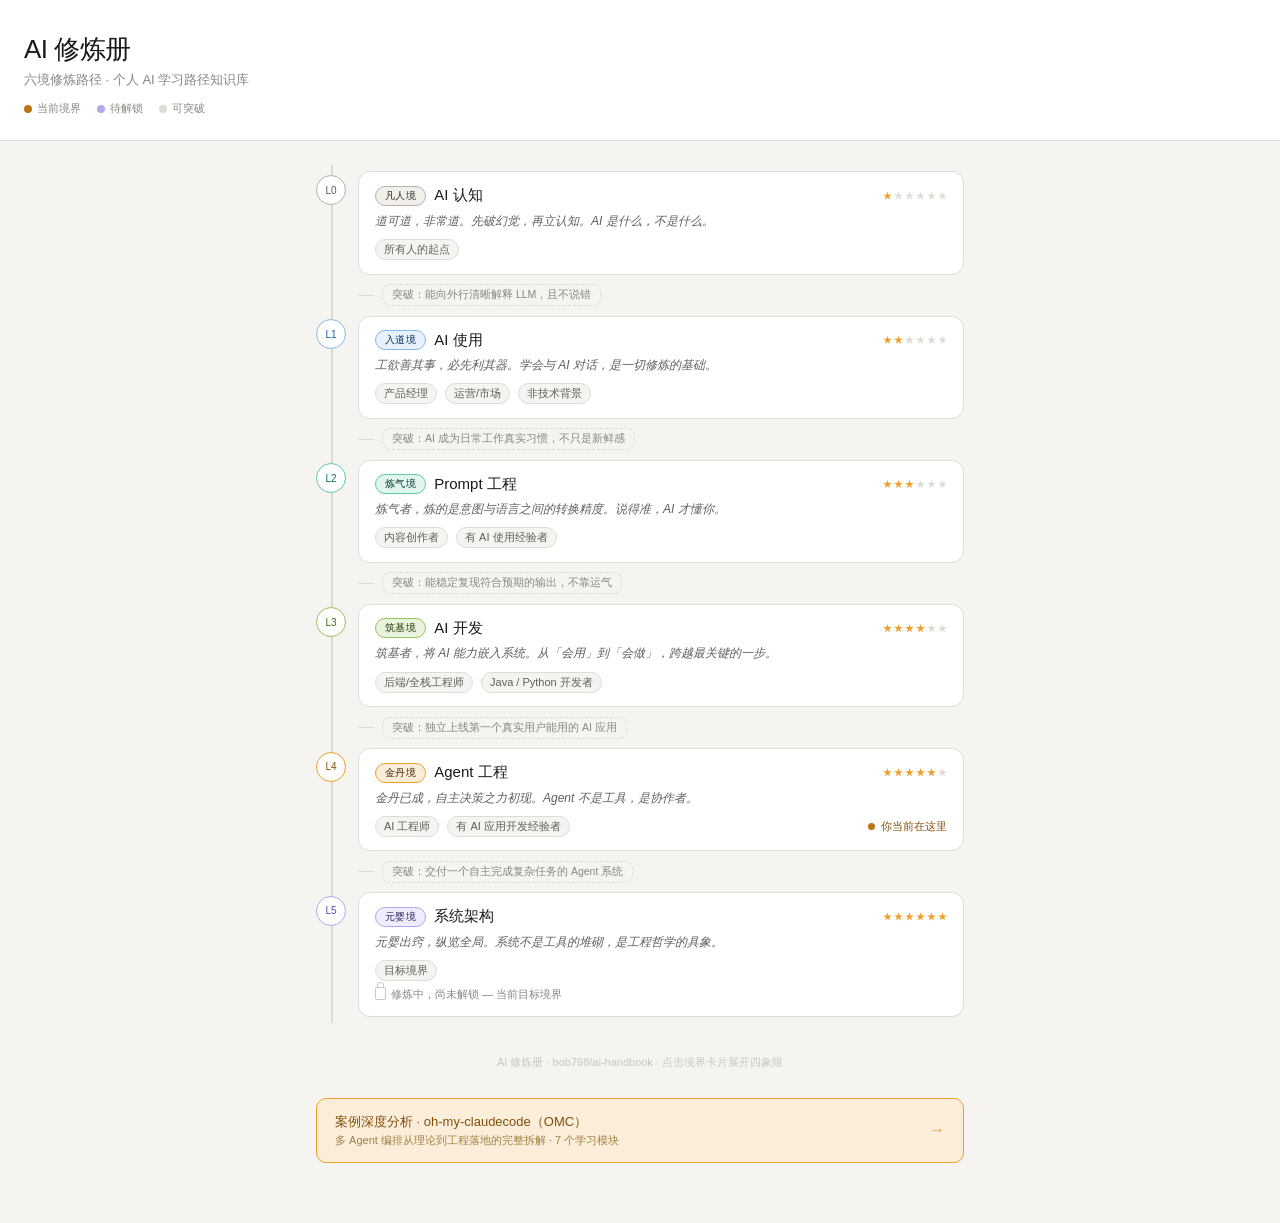
<file: interactive/ai-programming/ai-xiulian-ce.html>
<!DOCTYPE html>
<html lang="zh-CN">
<head>
<meta charset="UTF-8">
<meta name="viewport" content="width=device-width, initial-scale=1.0">
<title>AI 修炼册 · 六境修炼路径</title>
<style>
  *{box-sizing:border-box;margin:0;padding:0}
  body{
    font-family:-apple-system,BlinkMacSystemFont,"PingFang SC","Hiragino Sans GB",sans-serif;
    background:#f5f4f0;color:#1a1a18;min-height:100vh;padding:0 0 60px;
  }
  .page-header{
    padding:32px 24px 24px;border-bottom:.5px solid #dedad4;background:#fff;
    margin-bottom:0;
  }
  .page-header h1{font-size:26px;font-weight:500;letter-spacing:-.02em;color:#1a1a18;margin-bottom:4px}
  .page-header p{font-size:13px;color:#888780}
  .legend{display:flex;gap:16px;margin-top:12px;flex-wrap:wrap}
  .legend-item{display:flex;align-items:center;gap:5px;font-size:11px;color:#888780}
  .legend-dot{width:8px;height:8px;border-radius:50%}

  .container{max-width:680px;margin:0 auto;padding:24px 16px}

  .tl{position:relative}
  .tl-line{position:absolute;left:15px;top:0;bottom:0;width:1.5px;background:#dedad4;z-index:0}

  .lvl{position:relative;z-index:1;margin-bottom:0}
  .lvl-row{display:flex;gap:12px;align-items:flex-start}
  .lvl-dot{
    width:30px;height:30px;border-radius:50%;display:flex;align-items:center;
    justify-content:center;font-size:10px;font-weight:500;flex-shrink:0;
    margin-top:10px;cursor:pointer;transition:transform .18s;border:1.5px solid;
    position:relative;z-index:2;background:#fff;
  }
  .lvl-dot:hover{transform:scale(1.12)}
  .lvl-card{
    flex:1;border:.5px solid #dedad4;border-radius:12px;padding:.85rem 1rem;
    cursor:pointer;transition:background .18s,border-color .18s;margin:.4rem 0;background:#fff;
  }
  .lvl-card:hover{background:#f5f4f0}
  .card-top{display:flex;align-items:center;gap:8px;flex-wrap:wrap}
  .realm-pill{
    font-size:10px;font-weight:500;padding:2px 9px;border-radius:20px;
    border:.5px solid;letter-spacing:.04em;flex-shrink:0;
  }
  .topic-name{font-size:15px;font-weight:500;color:#1a1a18}
  .stars-row{margin-left:auto;display:flex;gap:2px;align-items:center}
  .star{
    width:9px;height:9px;
    clip-path:polygon(50% 0%,61% 35%,98% 35%,68% 57%,79% 91%,50% 70%,21% 91%,32% 57%,2% 35%,39% 35%);
    background:#dedad4;transition:background .2s;
  }
  .star.on{background:#EF9F27}
  .flavor{font-size:12px;color:#5f5e5a;margin-top:6px;font-style:italic;line-height:1.6}
  .meta-row{display:flex;align-items:center;gap:8px;margin-top:8px;flex-wrap:wrap}
  .entry-tag{
    font-size:11px;padding:2px 8px;border-radius:20px;
    border:.5px solid #dedad4;color:#5f5e5a;background:#f5f4f0;
  }
  .pulse-wrap{display:flex;align-items:center;gap:6px;margin-left:auto}
  .pulse{width:7px;height:7px;border-radius:50%;background:#BA7517;animation:blink 1.6s ease-in-out infinite}
  @keyframes blink{0%,100%{opacity:1;transform:scale(1)}50%{opacity:.5;transform:scale(1.4)}}
  .pulse-label{font-size:11px;color:#854F0B;font-weight:500}
  .lock-row{display:flex;align-items:center;gap:5px;margin-top:6px}
  .lock-icon{width:11px;height:13px;border:1.5px solid #c8c7be;border-radius:2px;position:relative;margin-top:-2px}
  .lock-icon::before{content:'';position:absolute;width:5px;height:4px;border:1.5px solid #c8c7be;border-radius:3px 3px 0 0;bottom:100%;left:1px}
  .lock-text{font-size:11px;color:#888780}

  .quads{display:none;grid-template-columns:1fr 1fr;gap:8px;margin-top:12px;padding-top:12px;border-top:.5px solid #dedad4}
  .quads.open{display:grid}
  @media(max-width:480px){.quads{grid-template-columns:1fr}}
  .quad{border-radius:8px;padding:10px 12px;background:#f5f4f0}
  .q-title{font-size:10px;font-weight:500;letter-spacing:.06em;margin-bottom:6px;text-transform:uppercase}
  .q-list{list-style:none;display:flex;flex-direction:column;gap:3px}
  .q-list li{font-size:11.5px;color:#1a1a18;padding-left:10px;position:relative;line-height:1.55}
  .q-list li::before{content:'·';position:absolute;left:0;color:#888780}

  .ms{display:flex;align-items:center;gap:8px;padding:3px 0 3px 42px;z-index:1;position:relative}
  .ms-line{width:16px;height:1px;background:#dedad4}
  .ms-text{font-size:10.5px;color:#888780;border:.5px dashed #dedad4;border-radius:8px;padding:3px 9px}

  .footer{text-align:center;padding:32px 16px 0;font-size:11px;color:#c8c7be}

  .case-link{
    max-width:680px;margin:4px auto 0;padding:0 16px;
  }
  .case-link a{
    display:flex;align-items:center;justify-content:space-between;
    padding:14px 18px;border-radius:10px;text-decoration:none;
    background:#faeeda;border:1px solid #EF9F27;transition:background .18s;
  }
  .case-link a:hover{background:#f5e4c4}
  .case-link .cl-title{font-size:13px;font-weight:500;color:#854F0B}
  .case-link .cl-desc{font-size:11px;color:#a08040;margin-top:2px}
  .case-link .cl-arrow{font-size:16px;color:#EF9F27}
</style>
</head>
<body>

<div class="page-header">
  <h1>AI 修炼册</h1>
  <p>六境修炼路径 · 个人 AI 学习路径知识库</p>
  <div class="legend">
    <div class="legend-item"><div class="legend-dot" style="background:#BA7517"></div>当前境界</div>
    <div class="legend-item"><div class="legend-dot" style="background:#AFA9EC"></div>待解锁</div>
    <div class="legend-item"><div class="legend-dot" style="background:#dedad4"></div>可突破</div>
  </div>
</div>

<div class="container">
  <div class="tl" id="tl"><div class="tl-line"></div></div>
  <div class="footer">AI 修炼册 · bob798/ai-handbook · 点击境界卡片展开四象限</div>
</div>

<div class="case-link">
  <a href="omc-analysis.html">
    <div>
      <div class="cl-title">案例深度分析 · oh-my-claudecode（OMC）</div>
      <div class="cl-desc">多 Agent 编排从理论到工程落地的完整拆解 · 7 个学习模块</div>
    </div>
    <span class="cl-arrow">&rarr;</span>
  </a>
</div>


<script>
const D=[
  {id:'l0',lv:0,realm:'凡人境',topic:'AI 认知',stars:1,
   rc:'#D3D1C7',bc:'#B4B2A9',tc:'#5F5E5A',bg:'#F1EFE8',bt:'#2C2C2A',
   flavor:'道可道，非常道。先破幻觉，再立认知。AI 是什么，不是什么。',
   entries:['所有人的起点'],
   quads:{
     cognition:['LLM / AI / AGI 的概念边界','Transformer：不懂数学也能理解','幻觉（Hallucination）的成因','模型 vs 产品：Claude / GPT / Gemini','Token 是什么，为什么要收费'],
     tools:['Claude.ai：感受最先进的对话 AI','Perplexity：AI 搜索的第一感知','NotebookLM：AI 辅助阅读理解','YouTube / B站：AI 入门视频精选'],
     projects:['用 AI 回答 10 个真实疑问，记录感受','让 AI 帮你写邮件，逐句对比原文','记录一周内：哪些场景用了 AI，哪些没用'],
     output:['写：「我眼中的 AI 是什么」500字','向一位朋友解释 ChatGPT 为什么会胡说']
   }
  },
  {id:'l1',lv:1,realm:'入道境',topic:'AI 使用',stars:2,
   rc:'#B5D4F4',bc:'#85B7EB',tc:'#185FA5',bg:'#E6F1FB',bt:'#042C53',
   flavor:'工欲善其事，必先利其器。学会与 AI 对话，是一切修炼的基础。',
   entries:['产品经理','运营/市场','非技术背景'],
   quads:{
     cognition:['什么任务 AI 擅长，什么不擅长','上下文窗口与对话历史的关系','为什么同一问题每次答案不同','如何判断 AI 输出的可信度'],
     tools:['Claude：写作/分析/长文首选','ChatGPT：通用场景/插件生态','Notion AI：嵌入工作流','Midjourney：图像生成入门体验'],
     projects:['用 AI 完成一份完整的工作汇报','建立个人 Prompt 收藏夹（20条以上）','用 AI 梳理一个你完全陌生的领域'],
     output:['分享：「这5个场景 AI 真的帮了我」','整理：我的 AI 工具箱 2025 版']
   }
  },
  {id:'l2',lv:2,realm:'炼气境',topic:'Prompt 工程',stars:3,
   rc:'#9FE1CB',bc:'#5DCAA5',tc:'#0F6E56',bg:'#E1F5EE',bt:'#04342C',
   flavor:'炼气者，炼的是意图与语言之间的转换精度。说得准，AI 才懂你。',
   entries:['内容创作者','有 AI 使用经验者'],
   quads:{
     cognition:['System Prompt vs User Prompt','Few-shot / Chain-of-thought 提示法','Temperature：创意性与确定性的权衡','角色设定（Persona）的作用机制','结构化输出：控制 JSON / Markdown 格式'],
     tools:['Anthropic 官方 Prompt 工程文档','PromptPerfect：prompt 自动优化','LangSmith：prompt 测试与版本管理','Obsidian / Notion：个人 prompt 模板库'],
     projects:['为5个工作场景各写1个可复用模板','测试同一任务的10种写法，对比输出质量','设计一个 AI 写作助手的完整 System Prompt'],
     output:['写：「我的 Prompt 工程方法论」','开源你的 Prompt 模板库，附使用说明']
   }
  },
  {id:'l3',lv:3,realm:'筑基境',topic:'AI 开发',stars:4,
   rc:'#C0DD97',bc:'#97C459',tc:'#3B6D11',bg:'#EAF3DE',bt:'#173404',
   flavor:'筑基者，将 AI 能力嵌入系统。从「会用」到「会做」，跨越最关键的一步。',
   entries:['后端/全栈工程师','Java / Python 开发者'],
   quads:{
     cognition:['API 调用：Messages / Tokens / Streaming','RAG 架构：检索增强生成的核心原理','Embedding 向量化的直觉理解','Function Calling / Tool Use 机制','成本模型：Input / Output / Prompt Cache'],
     tools:['Anthropic SDK（Python / Node.js）','LangChain / LlamaIndex：RAG 框架','Pinecone / Chroma：向量数据库','Vercel AI SDK：前端 AI 集成'],
     projects:['调 API 做一个带记忆的聊天机器人','给自己的文档建一个 RAG 问答系统','Speakeasy 语言学习 app（已在进行）'],
     output:['写：「从零搭建 RAG 系统踩过的坑」','开源一个 RAG Demo，附完整教程']
   }
  },
  {id:'l4',lv:4,realm:'金丹境',topic:'Agent 工程',stars:5,current:true,
   rc:'#FAC775',bc:'#EF9F27',tc:'#854F0B',bg:'#FAEEDA',bt:'#412402',
   flavor:'金丹已成，自主决策之力初现。Agent 不是工具，是协作者。',
   entries:['AI 工程师','有 AI 应用开发经验者'],
   quads:{
     cognition:['Agent 三要素：感知 / 决策 / 行动','工具调用链（Tool Chain）的设计','Memory 类型：短期/长期/实体/语义','Rate Limit 与 Session 状态恢复机制','多 Agent 协作：通信协议与拓扑选择'],
     tools:['Claude Code：agentic coding 核心','oh-my-claudecode（OMC）：多模式编排','LangGraph：有向图状态机框架','claude-auto-retry：rate limit 自动续跑'],
     projects:['音曼客服 Agent（三角色架构）','OMC 架构分析：案例深度拆解文章','企业 RAG 知识库系统生产化落地'],
     output:['写：「我理解的 Agent」系列长文','AI 开发日记：Agent 实战（视频/文章双线）']
   }
  },
  {id:'l5',lv:5,realm:'元婴境',topic:'系统架构',stars:6,locked:true,
   rc:'#CECBF6',bc:'#AFA9EC',tc:'#534AB7',bg:'#EEEDFE',bt:'#26215C',
   flavor:'元婴出窍，纵览全局。系统不是工具的堆砌，是工程哲学的具象。',
   entries:['目标境界'],
   quads:{
     cognition:['多 Agent 设计模式：Planner/Worker/Reviewer','可观测性三要素：Trace / Metric / Log','成本治理：模型分级路由与 Token 预算','Human-in-the-loop：置信度阈值触发机制','AI 系统失效模式与降级策略'],
     tools:['agent-orchestrator：并行 Agent 舰队管理','LangFuse / LangSmith：生产可观测','sortie：issue → agent session 自动化','自建 Planner Agent（CrewAI / LangGraph）'],
     projects:['设计零人工干预的软件开发流水线','构建 AI 编程团队协同规范（team CLAUDE.md）','将音曼客服扩展为完整产品级系统'],
     output:['写：「AI 系统架构设计指南」','开课：AI Agent 工程师成长路径']
   }
  }
];

const MS=[
  '突破：能向外行清晰解释 LLM，且不说错',
  '突破：AI 成为日常工作真实习惯，不只是新鲜感',
  '突破：能稳定复现符合预期的输出，不靠运气',
  '突破：独立上线第一个真实用户能用的 AI 应用',
  '突破：交付一个自主完成复杂任务的 Agent 系统',
];

const QT={cognition:'认知目标',tools:'修炼工具',projects:'实战项目',output:'输出沉淀'};
const tl=document.getElementById('tl');
let activeId=null;

function stars(n,max=6){
  return Array.from({length:max},(_,i)=>`<div class="star${i<n?' on':''}"></div>`).join('');
}
function quad(key,items,tc){
  return `<div class="quad">
    <div class="q-title" style="color:${tc}">${QT[key]}</div>
    <ul class="q-list">${items.map(i=>`<li>${i}</li>`).join('')}</ul>
  </div>`;
}

D.forEach((d,i)=>{
  const div=document.createElement('div');
  div.className='lvl';
  const lockHTML=d.locked?`<div class="lock-row"><div class="lock-icon"></div><span class="lock-text">修炼中，尚未解锁 — 当前目标境界</span></div>`:'';
  const curHTML=d.current?`<div class="pulse-wrap"><div class="pulse"></div><span class="pulse-label">你当前在这里</span></div>`:'';

  div.innerHTML=`<div class="lvl-row">
    <div class="lvl-dot" style="border-color:${d.bc};color:${d.tc}" onclick="tog('${d.id}')">L${d.lv}</div>
    <div class="lvl-card" id="card-${d.id}" onclick="tog('${d.id}')">
      <div class="card-top">
        <span class="realm-pill" style="background:${d.bg};color:${d.bt};border-color:${d.bc}">${d.realm}</span>
        <span class="topic-name">${d.topic}</span>
        <div class="stars-row">${stars(d.stars)}</div>
      </div>
      <div class="flavor">${d.flavor}</div>
      <div class="meta-row">
        ${d.entries.map(e=>`<span class="entry-tag">${e}</span>`).join('')}
        ${curHTML}
      </div>
      ${lockHTML}
      <div class="quads" id="q-${d.id}">
        ${['cognition','tools','projects','output'].map(k=>quad(k,d.quads[k],d.tc)).join('')}
      </div>
    </div>
  </div>`;
  tl.appendChild(div);

  if(i<MS.length){
    const ms=document.createElement('div');
    ms.className='ms';
    ms.innerHTML=`<div class="ms-line"></div><span class="ms-text">${MS[i]}</span>`;
    tl.appendChild(ms);
  }
});

function tog(id){
  const q=document.getElementById('q-'+id);
  const c=document.getElementById('card-'+id);
  const d=D.find(x=>x.id===id);
  if(activeId===id){
    q.classList.remove('open');
    c.style.background='';c.style.borderColor='';
    activeId=null;
  } else {
    if(activeId){
      document.getElementById('q-'+activeId).classList.remove('open');
      const pc=document.getElementById('card-'+activeId);
      pc.style.background='';pc.style.borderColor='';
    }
    activeId=id;
    q.classList.add('open');
    c.style.background=d.bg;
    c.style.borderColor=d.bc;
  }
}
</script>
</body>
</html>
</file>
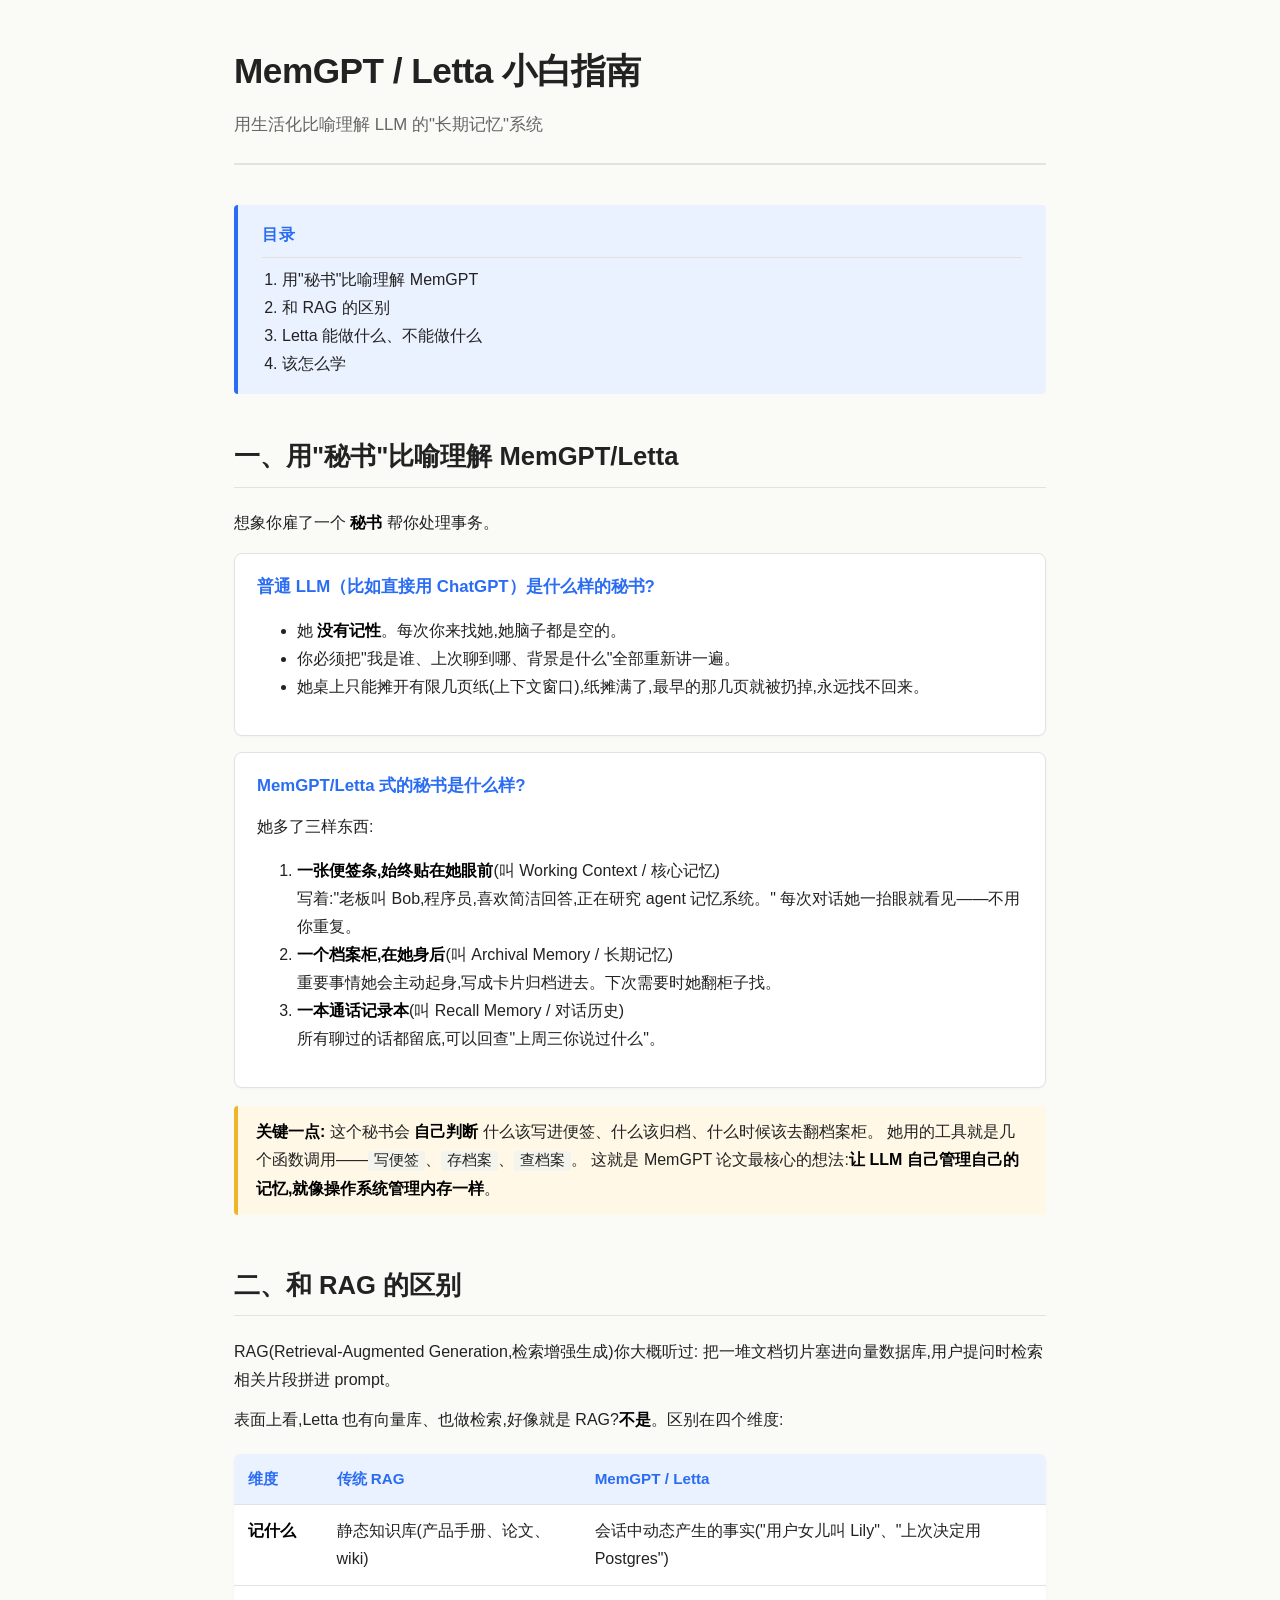
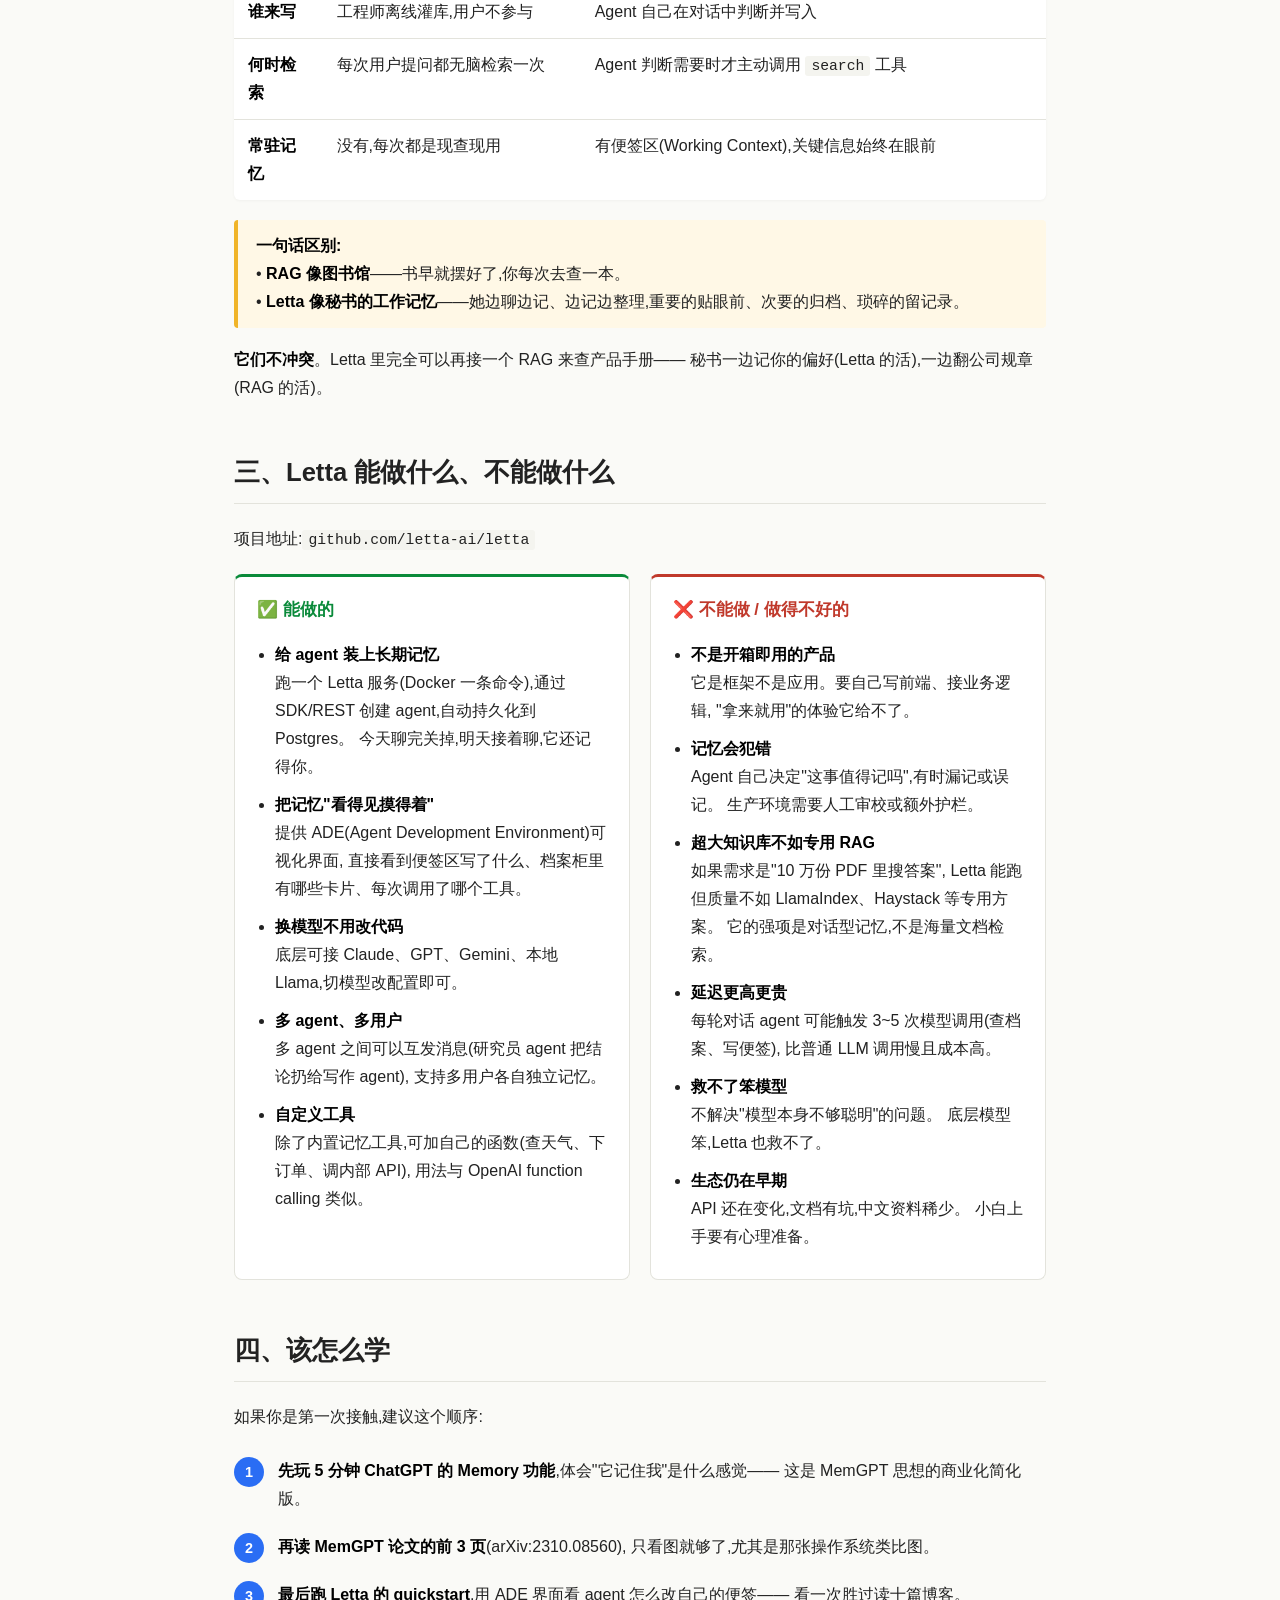
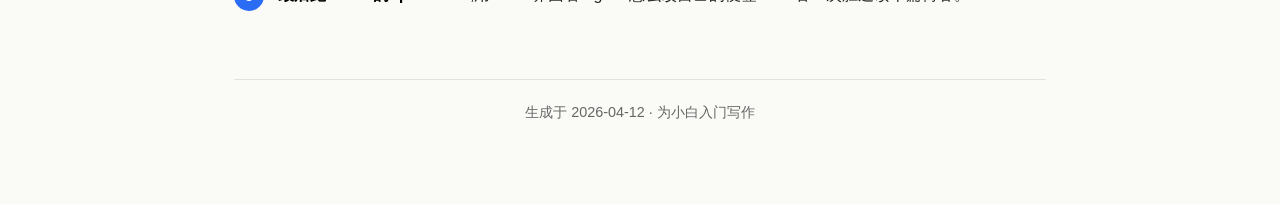
<file: interactive/ai-programming/memgpt-letta-guide.html>
<!DOCTYPE html>
<html lang="zh-CN">
<head>
<meta charset="UTF-8">
<meta name="viewport" content="width=device-width, initial-scale=1.0">
<title>MemGPT / Letta 小白指南</title>
<style>
  :root {
    --bg: #fafaf7;
    --fg: #222;
    --muted: #666;
    --accent: #2a6df4;
    --accent-soft: #eaf1ff;
    --border: #e3e3dc;
    --code-bg: #f4f4ef;
    --good: #0a8a3a;
    --bad: #c0392b;
  }
  * { box-sizing: border-box; }
  body {
    font-family: -apple-system, "PingFang SC", "Helvetica Neue", Arial, sans-serif;
    background: var(--bg);
    color: var(--fg);
    line-height: 1.75;
    max-width: 860px;
    margin: 0 auto;
    padding: 40px 24px 80px;
  }
  header {
    border-bottom: 2px solid var(--border);
    padding-bottom: 24px;
    margin-bottom: 40px;
  }
  header h1 {
    font-size: 2.2em;
    margin: 0 0 8px;
    letter-spacing: -0.5px;
  }
  header .subtitle {
    color: var(--muted);
    font-size: 1.05em;
  }
  nav.toc {
    background: var(--accent-soft);
    border-left: 4px solid var(--accent);
    padding: 16px 24px;
    margin-bottom: 40px;
    border-radius: 4px;
  }
  nav.toc h2 {
    margin: 0 0 8px;
    font-size: 1em;
    color: var(--accent);
    text-transform: uppercase;
    letter-spacing: 1px;
  }
  nav.toc ol { margin: 0; padding-left: 20px; }
  nav.toc a { color: var(--fg); text-decoration: none; }
  nav.toc a:hover { color: var(--accent); }
  section { margin-bottom: 48px; }
  h2 {
    font-size: 1.6em;
    border-bottom: 1px solid var(--border);
    padding-bottom: 8px;
    margin-top: 0;
  }
  h3 { font-size: 1.2em; margin-top: 28px; }
  p { margin: 12px 0; }
  strong { color: #000; }
  code {
    background: var(--code-bg);
    padding: 2px 6px;
    border-radius: 3px;
    font-family: "SF Mono", Menlo, Consolas, monospace;
    font-size: 0.92em;
  }
  .callout {
    background: #fff8e6;
    border-left: 4px solid #f0b429;
    padding: 12px 18px;
    margin: 18px 0;
    border-radius: 4px;
  }
  .analogy {
    background: #fff;
    border: 1px solid var(--border);
    border-radius: 8px;
    padding: 18px 22px;
    margin: 16px 0;
    box-shadow: 0 1px 3px rgba(0,0,0,0.03);
  }
  .analogy h4 {
    margin: 0 0 8px;
    color: var(--accent);
    font-size: 1.05em;
  }
  table {
    width: 100%;
    border-collapse: collapse;
    margin: 20px 0;
    background: #fff;
    border-radius: 6px;
    overflow: hidden;
    box-shadow: 0 1px 3px rgba(0,0,0,0.04);
  }
  th, td {
    text-align: left;
    padding: 12px 14px;
    border-bottom: 1px solid var(--border);
    vertical-align: top;
  }
  th {
    background: var(--accent-soft);
    color: var(--accent);
    font-weight: 600;
    font-size: 0.95em;
  }
  tr:last-child td { border-bottom: none; }
  .pros-cons {
    display: grid;
    grid-template-columns: 1fr 1fr;
    gap: 20px;
    margin-top: 20px;
  }
  @media (max-width: 640px) {
    .pros-cons { grid-template-columns: 1fr; }
  }
  .card {
    background: #fff;
    border: 1px solid var(--border);
    border-radius: 8px;
    padding: 18px 22px;
  }
  .card.good { border-top: 3px solid var(--good); }
  .card.bad { border-top: 3px solid var(--bad); }
  .card h3 {
    margin-top: 0;
    font-size: 1.05em;
  }
  .card.good h3 { color: var(--good); }
  .card.bad h3 { color: var(--bad); }
  .card ul { padding-left: 18px; margin: 8px 0; }
  .card li { margin-bottom: 10px; }
  .steps {
    counter-reset: step;
    list-style: none;
    padding: 0;
  }
  .steps li {
    counter-increment: step;
    padding: 10px 0 10px 44px;
    position: relative;
  }
  .steps li::before {
    content: counter(step);
    position: absolute;
    left: 0;
    top: 10px;
    width: 30px;
    height: 30px;
    background: var(--accent);
    color: #fff;
    border-radius: 50%;
    display: flex;
    align-items: center;
    justify-content: center;
    font-weight: 600;
    font-size: 0.9em;
  }
  footer {
    text-align: center;
    color: var(--muted);
    font-size: 0.9em;
    border-top: 1px solid var(--border);
    padding-top: 20px;
    margin-top: 60px;
  }
</style>
</head>
<body>

<header>
  <h1>MemGPT / Letta 小白指南</h1>
  <div class="subtitle">用生活化比喻理解 LLM 的"长期记忆"系统</div>
</header>

<nav class="toc">
  <h2>目录</h2>
  <ol>
    <li><a href="#analogy">用"秘书"比喻理解 MemGPT</a></li>
    <li><a href="#vs-rag">和 RAG 的区别</a></li>
    <li><a href="#letta">Letta 能做什么、不能做什么</a></li>
    <li><a href="#learn">该怎么学</a></li>
  </ol>
</nav>

<section id="analogy">
  <h2>一、用"秘书"比喻理解 MemGPT/Letta</h2>

  <p>想象你雇了一个 <strong>秘书</strong> 帮你处理事务。</p>

  <div class="analogy">
    <h4>普通 LLM（比如直接用 ChatGPT）是什么样的秘书?</h4>
    <ul>
      <li>她 <strong>没有记性</strong>。每次你来找她,她脑子都是空的。</li>
      <li>你必须把"我是谁、上次聊到哪、背景是什么"全部重新讲一遍。</li>
      <li>她桌上只能摊开有限几页纸(上下文窗口),纸摊满了,最早的那几页就被扔掉,永远找不回来。</li>
    </ul>
  </div>

  <div class="analogy">
    <h4>MemGPT/Letta 式的秘书是什么样?</h4>
    <p>她多了三样东西:</p>
    <ol>
      <li>
        <strong>一张便签条,始终贴在她眼前</strong>(叫 Working Context / 核心记忆)<br>
        写着:"老板叫 Bob,程序员,喜欢简洁回答,正在研究 agent 记忆系统。"
        每次对话她一抬眼就看见——不用你重复。
      </li>
      <li>
        <strong>一个档案柜,在她身后</strong>(叫 Archival Memory / 长期记忆)<br>
        重要事情她会主动起身,写成卡片归档进去。下次需要时她翻柜子找。
      </li>
      <li>
        <strong>一本通话记录本</strong>(叫 Recall Memory / 对话历史)<br>
        所有聊过的话都留底,可以回查"上周三你说过什么"。
      </li>
    </ol>
  </div>

  <div class="callout">
    <strong>关键一点:</strong> 这个秘书会 <strong>自己判断</strong> 什么该写进便签、什么该归档、什么时候该去翻档案柜。
    她用的工具就是几个函数调用——<code>写便签</code>、<code>存档案</code>、<code>查档案</code>。
    这就是 MemGPT 论文最核心的想法:<strong>让 LLM 自己管理自己的记忆,就像操作系统管理内存一样</strong>。
  </div>
</section>

<section id="vs-rag">
  <h2>二、和 RAG 的区别</h2>

  <p>RAG(Retrieval-Augmented Generation,检索增强生成)你大概听过:
  把一堆文档切片塞进向量数据库,用户提问时检索相关片段拼进 prompt。</p>

  <p>表面上看,Letta 也有向量库、也做检索,好像就是 RAG?<strong>不是</strong>。区别在四个维度:</p>

  <table>
    <thead>
      <tr>
        <th>维度</th>
        <th>传统 RAG</th>
        <th>MemGPT / Letta</th>
      </tr>
    </thead>
    <tbody>
      <tr>
        <td><strong>记什么</strong></td>
        <td>静态知识库(产品手册、论文、wiki)</td>
        <td>会话中动态产生的事实("用户女儿叫 Lily"、"上次决定用 Postgres")</td>
      </tr>
      <tr>
        <td><strong>谁来写</strong></td>
        <td>工程师离线灌库,用户不参与</td>
        <td>Agent 自己在对话中判断并写入</td>
      </tr>
      <tr>
        <td><strong>何时检索</strong></td>
        <td>每次用户提问都无脑检索一次</td>
        <td>Agent 判断需要时才主动调用 <code>search</code> 工具</td>
      </tr>
      <tr>
        <td><strong>常驻记忆</strong></td>
        <td>没有,每次都是现查现用</td>
        <td>有便签区(Working Context),关键信息始终在眼前</td>
      </tr>
    </tbody>
  </table>

  <div class="callout">
    <strong>一句话区别:</strong><br>
    • <strong>RAG 像图书馆</strong>——书早就摆好了,你每次去查一本。<br>
    • <strong>Letta 像秘书的工作记忆</strong>——她边聊边记、边记边整理,重要的贴眼前、次要的归档、琐碎的留记录。
  </div>

  <p><strong>它们不冲突</strong>。Letta 里完全可以再接一个 RAG 来查产品手册——
  秘书一边记你的偏好(Letta 的活),一边翻公司规章(RAG 的活)。</p>
</section>

<section id="letta">
  <h2>三、Letta 能做什么、不能做什么</h2>
  <p>项目地址:<code>github.com/letta-ai/letta</code></p>

  <div class="pros-cons">
    <div class="card good">
      <h3>✅ 能做的</h3>
      <ul>
        <li><strong>给 agent 装上长期记忆</strong><br>
          跑一个 Letta 服务(Docker 一条命令),通过 SDK/REST 创建 agent,自动持久化到 Postgres。
          今天聊完关掉,明天接着聊,它还记得你。</li>
        <li><strong>把记忆"看得见摸得着"</strong><br>
          提供 ADE(Agent Development Environment)可视化界面,
          直接看到便签区写了什么、档案柜里有哪些卡片、每次调用了哪个工具。</li>
        <li><strong>换模型不用改代码</strong><br>
          底层可接 Claude、GPT、Gemini、本地 Llama,切模型改配置即可。</li>
        <li><strong>多 agent、多用户</strong><br>
          多 agent 之间可以互发消息(研究员 agent 把结论扔给写作 agent),
          支持多用户各自独立记忆。</li>
        <li><strong>自定义工具</strong><br>
          除了内置记忆工具,可加自己的函数(查天气、下订单、调内部 API),
          用法与 OpenAI function calling 类似。</li>
      </ul>
    </div>

    <div class="card bad">
      <h3>❌ 不能做 / 做得不好的</h3>
      <ul>
        <li><strong>不是开箱即用的产品</strong><br>
          它是框架不是应用。要自己写前端、接业务逻辑,
          "拿来就用"的体验它给不了。</li>
        <li><strong>记忆会犯错</strong><br>
          Agent 自己决定"这事值得记吗",有时漏记或误记。
          生产环境需要人工审校或额外护栏。</li>
        <li><strong>超大知识库不如专用 RAG</strong><br>
          如果需求是"10 万份 PDF 里搜答案",
          Letta 能跑但质量不如 LlamaIndex、Haystack 等专用方案。
          它的强项是对话型记忆,不是海量文档检索。</li>
        <li><strong>延迟更高更贵</strong><br>
          每轮对话 agent 可能触发 3~5 次模型调用(查档案、写便签),
          比普通 LLM 调用慢且成本高。</li>
        <li><strong>救不了笨模型</strong><br>
          不解决"模型本身不够聪明"的问题。
          底层模型笨,Letta 也救不了。</li>
        <li><strong>生态仍在早期</strong><br>
          API 还在变化,文档有坑,中文资料稀少。
          小白上手要有心理准备。</li>
      </ul>
    </div>
  </div>
</section>

<section id="learn">
  <h2>四、该怎么学</h2>
  <p>如果你是第一次接触,建议这个顺序:</p>
  <ol class="steps">
    <li><strong>先玩 5 分钟 ChatGPT 的 Memory 功能</strong>,体会"它记住我"是什么感觉——
      这是 MemGPT 思想的商业化简化版。</li>
    <li><strong>再读 MemGPT 论文的前 3 页</strong>(arXiv:2310.08560),
      只看图就够了,尤其是那张操作系统类比图。</li>
    <li><strong>最后跑 Letta 的 quickstart</strong>,用 ADE 界面看 agent 怎么改自己的便签——
      看一次胜过读十篇博客。</li>
  </ol>
</section>

<footer>
  生成于 2026-04-12 · 为小白入门写作
</footer>

</body>
</html>
</file>
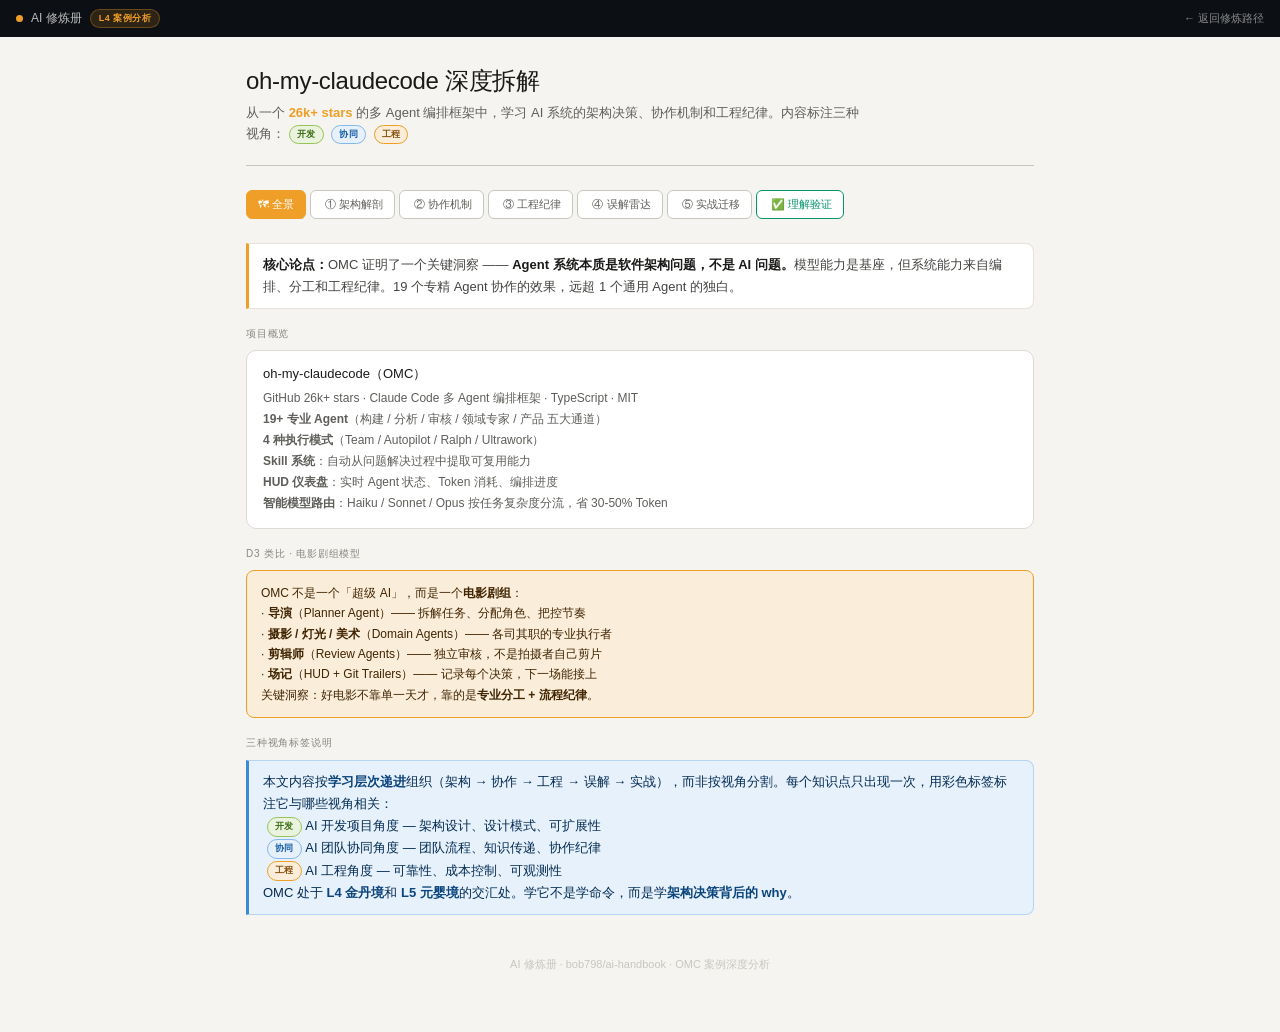
<file: interactive/ai-programming/omc-analysis.html>
<!DOCTYPE html>
<html lang="zh-CN">
<head>
<meta charset="UTF-8">
<meta name="viewport" content="width=device-width, initial-scale=1.0">
<title>OMC 案例深度分析 · oh-my-claudecode</title>
<style>
* { box-sizing: border-box; margin: 0; padding: 0; }
body {
  font-family: -apple-system, BlinkMacSystemFont, "PingFang SC", "Hiragino Sans GB", sans-serif;
  background: #f5f4f0; color: #1a1a18; min-height: 100vh; padding: 0 0 60px;
}
.container { max-width: 820px; margin: 0 auto; padding: 28px 16px 0; }

.top-nav {
  background: #0c0f14; padding: 9px 16px;
  display: flex; align-items: center; justify-content: space-between;
  position: sticky; top: 0; z-index: 50;
}
.top-nav-left { display: flex; align-items: center; gap: 8px; font-size: 12px; color: #bbb; }
.top-nav-dot { width: 7px; height: 7px; border-radius: 50%; background: #EF9F27; display: inline-block; }
.top-nav-badge {
  font-size: 9px; font-weight: 600; letter-spacing: .06em; text-transform: uppercase;
  color: #EF9F27; background: rgba(239,159,39,.15); padding: 2px 8px;
  border-radius: 10px; border: 1px solid rgba(239,159,39,.3);
}
.top-nav a { color: #888; font-size: 11px; text-decoration: none; }
.top-nav a:hover { color: #ddd; }

.header { margin-bottom: 24px; border-bottom: 0.5px solid #c8c7be; padding-bottom: 20px; }
.header h1 { font-size: 24px; font-weight: 500; letter-spacing: -.3px; margin-bottom: 6px; }
.header .tagline { font-size: 13px; color: #5f5e5a; line-height: 1.6; max-width: 620px; }
.header .tagline strong { color: #EF9F27; }

.tabs { display: flex; gap: 4px; flex-wrap: wrap; margin-bottom: 24px; }
.tab {
  padding: 6px 11px; font-size: 11px; border-radius: 6px; cursor: pointer;
  color: #5f5e5a; border: 0.5px solid #c8c7be; background: #fff;
  transition: all .15s; white-space: nowrap;
}
.tab.active { color: #fff; background: #EF9F27; border-color: #EF9F27; font-weight: 500; }
.tab:hover:not(.active) { background: #ece9e2; }
.tab.check { border-color: #059669; color: #059669; }
.tab.check.active { background: #059669; border-color: #059669; color: #fff; }

.panel { display: none; }
.panel.active { display: block; }

.sl {
  font-size: 10px; font-weight: 500; letter-spacing: .08em;
  text-transform: uppercase; color: #888780; margin: 18px 0 9px;
}
.sl:first-child { margin-top: 0; }

/* Lens badges */
.lens {
  display: inline-block; font-size: 9px; font-weight: 600; padding: 1px 7px;
  border-radius: 10px; letter-spacing: .04em; vertical-align: middle; margin-left: 4px;
}
.lens-dev { background: #eaf3de; color: #3b6d11; border: .5px solid #97c459; }
.lens-team { background: #e6f1fb; color: #185fa5; border: .5px solid #85b7eb; }
.lens-eng { background: #faeeda; color: #854f0b; border: .5px solid #EF9F27; }

/* Callouts */
.callout {
  padding: 10px 14px; background: #fff; border-radius: 0 8px 8px 0;
  margin: 10px 0; font-size: 13px; color: #444441; line-height: 1.7;
  border: 0.5px solid #e8e3da; border-left: 3px solid #EF9F27;
}
.callout strong { color: #1a1a18; }
.callout-blue {
  padding: 10px 14px; border-radius: 0 8px 8px 0;
  margin: 10px 0; font-size: 13px; line-height: 1.7;
  background: #e6f1fb; color: #042c53;
  border: 0.5px solid #b5d4f4; border-left: 3px solid #3b8bd4;
}
.callout-blue strong { color: #0c447c; }
.callout-green {
  padding: 10px 14px; border-radius: 0 8px 8px 0;
  margin: 10px 0; font-size: 13px; line-height: 1.7;
  background: #ecfdf5; color: #064e3b;
  border: 0.5px solid #6ee7b7; border-left: 3px solid #059669;
}
.callout-green strong { color: #065f46; }
.callout-red {
  padding: 10px 14px; border-radius: 0 8px 8px 0;
  margin: 10px 0; font-size: 13px; line-height: 1.7;
  background: #fcebeb; color: #501313;
  border: 0.5px solid #f09595; border-left: 3px solid #e53e3e;
}
.callout-red strong { color: #7f1d1d; }

/* Cards */
.card {
  background: #fff; border-radius: 10px; padding: 14px 16px;
  margin-bottom: 10px; border: 0.5px solid #dedad4;
}
.card-t { font-size: 13px; font-weight: 500; color: #1a1a18; margin-bottom: 5px; }
.card-b { font-size: 12px; color: #5f5e5a; line-height: 1.75; }

/* Method box */
.mbox {
  background: linear-gradient(135deg, #fffcf5 0%, #fff 100%);
  border: 1px solid #f5c5a0; border-radius: 10px; padding: 14px 16px; margin: 12px 0;
}
.mbox-label { font-size: 9px; font-weight: 600; letter-spacing: .1em; text-transform: uppercase; color: #EF9F27; margin-bottom: 5px; }
.mbox-title { font-size: 14px; font-weight: 500; color: #1a1a18; margin-bottom: 6px; }
.mbox-body { font-size: 12px; color: #5f5e5a; line-height: 1.75; }

/* Colored boxes */
.gbox { border-radius: 8px; padding: 12px 14px; font-size: 12px; line-height: 1.7; border: 0.5px solid #97c459; background: #eaf3de; color: #173404; }
.rbox { border-radius: 8px; padding: 12px 14px; font-size: 12px; line-height: 1.7; border: 0.5px solid #f09595; background: #fcebeb; color: #501313; }
.obox { border-radius: 8px; padding: 12px 14px; font-size: 12px; line-height: 1.7; border: 0.5px solid #EF9F27; background: #faeeda; color: #412402; }

/* Layout */
.row { display: grid; grid-template-columns: 1fr 1fr; gap: 10px; margin: 10px 0; }
.row3 { display: grid; grid-template-columns: 1fr 1fr 1fr; gap: 10px; margin: 10px 0; }
@media (max-width: 580px) { .row,.row3 { grid-template-columns: 1fr; } }

/* Steps */
.step { display: flex; gap: 10px; margin-bottom: 9px; align-items: flex-start; }
.sn {
  width: 24px; height: 24px; border-radius: 50%; background: #EF9F27;
  color: #fff; font-size: 11px; font-weight: 500;
  display: flex; align-items: center; justify-content: center; flex-shrink: 0; margin-top: 1px;
}
.sb { flex: 1; font-size: 13px; color: #444441; line-height: 1.65; }
.sb strong { color: #1a1a18; }

/* Table */
table { border-collapse: collapse; width: 100%; font-size: 12px; margin: 8px 0; }
th { background: #f5f4f0; padding: 8px 10px; text-align: left; font-weight: 500; border: 0.5px solid #dedad4; color: #1a1a18; }
td { padding: 8px 10px; border: 0.5px solid #dedad4; color: #5f5e5a; line-height: 1.5; vertical-align: top; }
td strong { color: #1a1a18; }

.sep { border: none; border-top: 0.5px solid #dedad4; margin: 16px 0; }

/* Quiz */
.quiz-q { margin-bottom: 16px; }
.quiz-stem {
  font-size: 13px; font-weight: 500; color: #1a1a18; margin-bottom: 8px;
  padding: 10px 14px; background: #faeeda; border-radius: 8px 8px 0 0; border: .5px solid #EF9F27;
}
.quiz-opts { list-style: none; }
.quiz-opts li {
  padding: 8px 14px; font-size: 12px; color: #5f5e5a; cursor: pointer;
  border: .5px solid #dedad4; border-top: none; background: #fff;
  transition: background .12s; line-height: 1.6;
}
.quiz-opts li:last-child { border-radius: 0 0 8px 8px; }
.quiz-opts li:hover { background: #f5f4f0; }
.quiz-opts li.correct { background: #eaf3de; color: #173404; border-color: #97c459; }
.quiz-opts li.wrong { background: #fcebeb; color: #501313; border-color: #f09595; }
.quiz-opts li.disabled { pointer-events: none; }
.quiz-exp {
  display: none; padding: 8px 14px; font-size: 11px; color: #5f5e5a;
  background: #f5f4f0; border: .5px solid #dedad4; border-top: none;
  border-radius: 0 0 8px 8px; line-height: 1.7;
}
.quiz-exp.show { display: block; }
.quiz-score {
  text-align: center; padding: 20px; background: #fff; border-radius: 10px;
  border: .5px solid #dedad4; margin: 16px 0;
}
.quiz-score .big { font-size: 32px; font-weight: 500; color: #EF9F27; }
.quiz-score .label { font-size: 12px; color: #888780; margin-top: 4px; }

.footer { text-align: center; padding: 32px 16px 0; font-size: 11px; color: #c8c7be; }
</style>
</head>
<body>

<nav class="top-nav">
  <div class="top-nav-left">
    <span class="top-nav-dot"></span>
    <span>AI 修炼册</span>
    <span class="top-nav-badge">L4 案例分析</span>
  </div>
  <a href="ai-xiulian-ce.html">&larr; 返回修炼路径</a>
</nav>

<div class="container">
  <div class="header">
    <h1>oh-my-claudecode 深度拆解</h1>
    <p class="tagline">从一个 <strong>26k+ stars</strong> 的多 Agent 编排框架中，学习 AI 系统的架构决策、协作机制和工程纪律。内容标注三种视角：<span class="lens lens-dev">开发</span> <span class="lens lens-team">协同</span> <span class="lens lens-eng">工程</span></p>
  </div>

  <div class="tabs">
    <div class="tab active" onclick="show(0)">&#x1F5FA; 全景</div>
    <div class="tab" onclick="show(1)">&nbsp;&#x2460; 架构解剖</div>
    <div class="tab" onclick="show(2)">&nbsp;&#x2461; 协作机制</div>
    <div class="tab" onclick="show(3)">&nbsp;&#x2462; 工程纪律</div>
    <div class="tab" onclick="show(4)">&nbsp;&#x2463; 误解雷达</div>
    <div class="tab" onclick="show(5)">&nbsp;&#x2464; 实战迁移</div>
    <div class="tab check" onclick="show(6)">&nbsp;&#x2705; 理解验证</div>
  </div>

  <!-- ══════ Tab 0: 全景 ══════ -->
  <div class="panel active" id="p0">
    <div class="callout">
      <strong>核心论点：</strong>OMC 证明了一个关键洞察 —— <strong>Agent 系统本质是软件架构问题，不是 AI 问题。</strong>模型能力是基座，但系统能力来自编排、分工和工程纪律。19 个专精 Agent 协作的效果，远超 1 个通用 Agent 的独白。
    </div>

    <div class="sl">项目概览</div>
    <div class="card">
      <div class="card-t">oh-my-claudecode（OMC）</div>
      <div class="card-b">
        GitHub 26k+ stars &middot; Claude Code 多 Agent 编排框架 &middot; TypeScript &middot; MIT<br>
        <strong>19+ 专业 Agent</strong>（构建 / 分析 / 审核 / 领域专家 / 产品 五大通道）<br>
        <strong>4 种执行模式</strong>（Team / Autopilot / Ralph / Ultrawork）<br>
        <strong>Skill 系统</strong>：自动从问题解决过程中提取可复用能力<br>
        <strong>HUD 仪表盘</strong>：实时 Agent 状态、Token 消耗、编排进度<br>
        <strong>智能模型路由</strong>：Haiku / Sonnet / Opus 按任务复杂度分流，省 30-50% Token
      </div>
    </div>

    <div class="sl">D3 类比 &middot; 电影剧组模型</div>
    <div class="obox">
      OMC 不是一个「超级 AI」，而是一个<strong>电影剧组</strong>：<br>
      &middot; <strong>导演</strong>（Planner Agent）—— 拆解任务、分配角色、把控节奏<br>
      &middot; <strong>摄影 / 灯光 / 美术</strong>（Domain Agents）—— 各司其职的专业执行者<br>
      &middot; <strong>剪辑师</strong>（Review Agents）—— 独立审核，不是拍摄者自己剪片<br>
      &middot; <strong>场记</strong>（HUD + Git Trailers）—— 记录每个决策，下一场能接上<br>
      关键洞察：好电影不靠单一天才，靠的是<strong>专业分工 + 流程纪律</strong>。
    </div>

    <div class="sl">三种视角标签说明</div>
    <div class="callout-blue">
      本文内容按<strong>学习层次递进</strong>组织（架构 → 协作 → 工程 → 误解 → 实战），而非按视角分割。每个知识点只出现一次，用彩色标签标注它与哪些视角相关：<br>
      <span class="lens lens-dev">开发</span> AI 开发项目角度 — 架构设计、设计模式、可扩展性<br>
      <span class="lens lens-team">协同</span> AI 团队协同角度 — 团队流程、知识传递、协作纪律<br>
      <span class="lens lens-eng">工程</span> AI 工程角度 — 可靠性、成本控制、可观测性<br>
      OMC 处于 <strong>L4 金丹境</strong>和 <strong>L5 元婴境</strong>的交汇处。学它不是学命令，而是学<strong>架构决策背后的 why</strong>。
    </div>
  </div>

  <!-- ══════ Tab 1: 架构解剖 ══════ -->
  <div class="panel" id="p1">
    <div class="sl">系统分层 <span class="lens lens-dev">开发</span></div>
    <table>
      <tr><th>层次</th><th>职责</th><th>关键组件</th></tr>
      <tr><td><strong>编排层</strong></td><td>任务拆解与执行策略选择</td><td>Team / Autopilot / Ralph / Ultrawork</td></tr>
      <tr><td><strong>Agent 层</strong></td><td>专业化任务执行</td><td>19+ Agent，五大通道</td></tr>
      <tr><td><strong>Skill 层</strong></td><td>可复用能力管理</td><td>自动提取 + 项目/用户两级作用域</td></tr>
      <tr><td><strong>基础设施层</strong></td><td>监控、成本、版本</td><td>HUD / Git Trailers / 模型路由 / Rate Limit 自恢复</td></tr>
    </table>

    <div class="sl">五大 Agent 通道 — 为什么这么分？ <span class="lens lens-dev">开发</span> <span class="lens lens-team">协同</span></div>
    <div class="callout">
      OMC 的 19+ Agent 不是随意堆砌，而是按<strong>软件开发生命周期</strong>分为五个通道。每个通道对应开发中的一个「职能部门」，通道之间有明确的输入输出契约。这不是 AI 的创新，而是<strong>经典软件工程组织理论</strong>在 Agent 系统中的复现。
    </div>
    <table>
      <tr><th>通道</th><th>Agent 角色</th><th>职能类比</th></tr>
      <tr><td><strong>构建通道</strong></td><td>explore, planner, architect, executor</td><td>产品 → 设计 → 开发</td></tr>
      <tr><td><strong>分析通道</strong></td><td>analyst, debugger, researcher</td><td>技术调研 &amp; 问题诊断</td></tr>
      <tr><td><strong>审核通道</strong></td><td>style / code / api / security / perf reviewer</td><td>独立 QA 部门</td></tr>
      <tr><td><strong>领域通道</strong></td><td>dependency-expert, test-engineer, git-master</td><td>专项技术专家</td></tr>
      <tr><td><strong>产品通道</strong></td><td>product-manager, ux-researcher, info-architect</td><td>产品 &amp; 用户研究</td></tr>
    </table>

    <div class="sl">设计模式识别 <span class="lens lens-dev">开发</span></div>
    <div class="row">
      <div class="card">
        <div class="card-t">关注点分离</div>
        <div class="card-b">创作 Agent 和审核 Agent <strong>永远不是同一个角色</strong>。这是刻意设计 —— 防止「自己审自己」的确认偏误。就像代码作者不能自己通过 Code Review。</div>
      </div>
      <div class="card">
        <div class="card-t">策略模式</div>
        <div class="card-b">4 种执行模式是<strong>可互换的编排策略</strong>。同一个任务可以用 Team 模式协作，也可以切 Autopilot 自主执行。策略取决于<strong>任务确定性</strong>，不取决于任务类型。</div>
      </div>
      <div class="card">
        <div class="card-t">插件架构</div>
        <div class="card-b">Skill 系统是<strong>运行时可扩展的能力注入</strong>。新能力不改核心代码，只添加 Skill 定义。社区贡献和自动提取的 Skill 用同一套机制。</div>
      </div>
      <div class="card">
        <div class="card-t">观察者模式</div>
        <div class="card-b">HUD 仪表盘是<strong>被动监控</strong>，观察 Agent 状态但不干预执行。拔掉 HUD，系统照常运转 —— 可观测性不引入耦合。</div>
      </div>
    </div>

    <div class="sl">架构级团队契约 <span class="lens lens-team">协同</span> <span class="lens lens-dev">开发</span></div>
    <div class="mbox">
      <div class="mbox-label">关键架构决策</div>
      <div class="mbox-title">CLAUDE.md 不只是配置文件</div>
      <div class="mbox-body">
        共享的 CLAUDE.md 是团队的<strong>编码规范 + 架构决策 + 行为约束</strong>的单一事实来源。新成员（人类或 Agent）读完它就知道「这里怎么做事」。<br><br>
        这是一个<strong>架构决策</strong>，不只是团队协作工具 —— 它决定了 Agent 的行为边界和质量基线。没有它，19 个 Agent 各行其是；有了它，19 个 Agent 像同一个团队。
      </div>
    </div>
  </div>

  <!-- ══════ Tab 2: 协作机制 ══════ -->
  <div class="panel" id="p2">
    <div class="sl">四种执行模式 <span class="lens lens-team">协同</span> <span class="lens lens-dev">开发</span></div>
    <table>
      <tr><th>模式</th><th>工作方式</th><th>团队类比</th><th>适用场景</th></tr>
      <tr><td><strong>Team</strong></td><td>多 Agent 管线式协作</td><td>结对编程 Driver/Navigator</td><td>复杂功能，需要实时协调</td></tr>
      <tr><td><strong>Autopilot</strong></td><td>自主执行 + 定期汇报</td><td>自主开发 + 定期 Standup</td><td>需求明确、验收标准清晰</td></tr>
      <tr><td><strong>Ralph</strong></td><td>持久执行 + 验证循环</td><td>导师带教 + Tech Lead Review</td><td>高风险变更、学习场景</td></tr>
      <tr><td><strong>Ultrawork</strong></td><td>并行处理独立任务</td><td>多个独立冲刺小队</td><td>大批量无依赖的工作流</td></tr>
    </table>

    <div class="sl">审核分离：创作 ≠ 审核 <span class="lens lens-team">协同</span> <span class="lens lens-dev">开发</span></div>
    <div class="card">
      <div class="card-t">为什么 OMC 强制分离创作和审核角色？</div>
      <div class="card-b">
        即使是独立开发者，OMC 也<strong>绝不允许创作 Agent 审核自己的输出</strong>。这不是流程开销 —— 这是质量保障的底线。<br><br>
        <strong>原理</strong>：确认偏误（Confirmation Bias）是人类和 LLM 共有的弱点。写代码的人（或 Agent）天然倾向于认为自己的代码是对的。换一个视角（独立审核 Agent），才能发现盲区。<br><br>
        <strong>工程实现</strong>：executor 完成编码后，输出交给 code-reviewer / security-reviewer，它们从未参与创作过程，带着「挑毛病」的 System Prompt 工作。
      </div>
    </div>

    <div class="sl">Git Trailers：异步协作的决策链 <span class="lens lens-team">协同</span> <span class="lens lens-eng">工程</span></div>
    <div class="card">
      <div class="card-t">为什么 Commit Message 不够？</div>
      <div class="card-b">
        Commit Message 记录<strong>做了什么</strong>，但异步协作的真正痛点是<strong>为什么这么做</strong>。<br><br>
        OMC 在每次 Commit 附带结构化 Trailer：约束条件、被拒绝的方案、置信度评分。这样下一个接手的人（人类或 Agent）不需要猜测前任的意图 —— 决策理由就在代码旁边。<br><br>
        <strong>类比</strong>：病历本不只记录「开了什么药」，还记录「为什么排除了其他方案」，留给下一班医生看。
      </div>
    </div>

    <div class="sl">Skill 自动提取：一人解题 → 团队能力 <span class="lens lens-team">协同</span> <span class="lens lens-dev">开发</span></div>
    <div class="card">
      <div class="card-t">为什么不用人工总结最佳实践？</div>
      <div class="card-b">
        OMC 从问题解决过程中<strong>自动提取</strong> Skill，不依赖人工总结。一个工程师解决了数据库迁移难题，Skill 自动提取后，全团队遇到类似问题都有现成方案。<br><br>
        <strong>关键区分</strong>：这不是知识管理（存文档），而是<strong>能力沉淀</strong>（存可执行的方案）。团队成员甚至不需要知道某个 Skill 存在 —— 编排层会在合适时机自动调用。
      </div>
    </div>

    <div class="sl">D3 类比 &middot; 医院协作模型</div>
    <div class="obox">
      OMC 的协同模式像一家<strong>运转良好的医院</strong>：<br>
      &middot; 外科医生（创作 Agent）做手术，但<strong>不自签手术报告</strong> —— 必须由主治医师（审核 Agent）独立复核<br>
      &middot; 病历本（Git Trailers）记录每个决策和用药理由，<strong>留给下一班医生</strong>看<br>
      &middot; 科室会诊（Team 模式）处理复杂病例；门诊（Autopilot）处理常规病症<br>
      &middot; 护士长（HUD）监控所有病房状态，但不干预具体治疗方案
    </div>

    <div class="sl">Human-in-the-Loop <span class="lens lens-team">协同</span> <span class="lens lens-eng">工程</span></div>
    <div class="callout-blue">
      OMC 的 human-in-the-loop 不是可选项，而是<strong>核心设计</strong>。当系统对输出的置信度低于阈值时，强制人工介入 —— 这是系统安全的最后一道防线。<br><br>
      <strong>设计智慧</strong>：不是「AI 做不了的才找人」，而是「AI 不确定的必须找人」。这个区分很微妙但极其重要。
    </div>
  </div>

  <!-- ══════ Tab 3: 工程纪律 ══════ -->
  <div class="panel" id="p3">
    <div class="sl">模型路由：核心工程创新 <span class="lens lens-eng">工程</span></div>
    <div class="callout">
      <strong>智能模型路由 = 30-50% Token 成本节省</strong><br>
      OMC 不是「全用最贵的模型」，而是按任务复杂度智能分流：<br>
      &middot; <strong>Haiku</strong> &rarr; 分类、分诊、简单格式化（快且便宜）<br>
      &middot; <strong>Sonnet</strong> &rarr; 标准编码、文档生成、常规分析（性价比最优）<br>
      &middot; <strong>Opus</strong> &rarr; 复杂推理、架构决策、跨文件重构（贵但值得）<br>
      路由决策由编排层自动完成，开发者无需手动选模型。
    </div>

    <div class="sl">D3 类比 &middot; 医院分诊系统</div>
    <div class="obox">
      模型路由就像<strong>医院分诊</strong>：<br>
      &middot; <strong>护士</strong>（Haiku）—— 挂号分诊，判断病情紧急程度，3 秒完成<br>
      &middot; <strong>全科医生</strong>（Sonnet）—— 处理 80% 的常规病例，能力够用且高效<br>
      &middot; <strong>专科主任</strong>（Opus）—— 只接疑难杂症，不浪费在感冒发烧上<br>
      <strong>关键：不是所有病人都需要找主任。</strong>过度使用 Opus 不会提升质量，只会增加等待和费用。
    </div>

    <div class="sl">可观测性三支柱 <span class="lens lens-eng">工程</span></div>
    <div class="row">
      <div class="card">
        <div class="card-t">HUD 实时状态</div>
        <div class="card-b">Agent 名称、当前模式、Token 消耗、任务进度，一屏可见。像驾驶舱仪表盘 —— 不需要时不看，出问题时救命。</div>
      </div>
      <div class="card">
        <div class="card-t">Git Trailers 决策溯源</div>
        <div class="card-b">每个 Commit 记录约束条件、被拒方案、置信度，形成决策链。事后复盘不靠记忆，靠数据。</div>
      </div>
    </div>
    <div class="card">
      <div class="card-t">结构化日志</div>
      <div class="card-b">按 Agent 角色分类，可按时间 / 角色 / 任务粒度过滤。当 5 个 Agent 串联执行出了问题，日志告诉你<strong>断在哪一步</strong>。</div>
    </div>

    <div class="sl">质量控制流水线 <span class="lens lens-eng">工程</span> <span class="lens lens-dev">开发</span></div>
    <div class="step"><div class="sn">1</div><div class="sb"><strong>创作 Agent 生产输出</strong> —— executor / architect 完成编码或设计</div></div>
    <div class="step"><div class="sn">2</div><div class="sb"><strong>独立审核 Agent 评估</strong> —— code-reviewer / security-reviewer 独立检查（永远不是同一个 Agent）</div></div>
    <div class="step"><div class="sn">3</div><div class="sb"><strong>置信度评分</strong> —— 系统输出置信度分数，低于阈值触发人工升级</div></div>
    <div class="step"><div class="sn">4</div><div class="sb"><strong>Git Trailer 归档</strong> —— 决策链完整记录：做了什么、为什么、拒绝了什么、谁审核的</div></div>

    <div class="sl">生产风险警示 <span class="lens lens-eng">工程</span></div>
    <div class="callout-red">
      <strong>多 Agent 系统的三大生产风险：</strong><br>
      <strong>1. Rate Limit 级联</strong> —— 一个 Agent 触发限流，下游全部阻塞。OMC 用 auto-resume 缓解，但不能完全避免。<br>
      <strong>2. Session 状态恢复</strong> —— Agent 中途崩溃，如何断点续跑？Ralph 模式部分解决了这个问题。<br>
      <strong>3. Agent 死循环</strong> —— 两个 Agent 互相触发无限循环。需要<strong>最大迭代次数 + 超时熔断</strong>。
    </div>
  </div>

  <!-- ══════ Tab 4: 误解雷达 ══════ -->
  <div class="panel" id="p4">
    <div class="callout-blue">
      以下 6 个常见误解来自对 OMC 的表面理解。每个都附带视角标签，帮你判断它与哪些工作场景相关。
    </div>

    <div class="sl">Agent 设计误解 <span class="lens lens-dev">开发</span></div>
    <div class="row">
      <div class="rbox">
        <strong>&#x2717; Agent 越多越好</strong><br>
        OMC 有 19 个 Agent，但每个都有清晰边界。盲目增加 Agent 只会增加通信开销和冲突概率。<strong>角色清晰度比数量重要得多。</strong>
      </div>
      <div class="rbox">
        <strong>&#x2717; Agent 应该通用化</strong><br>
        OMC 的 Agent 刻意窄化专精 —— security-reviewer 只看安全，不碰功能逻辑。<strong>窄化 = 高质量</strong>，通用化 = 什么都不精。
      </div>
    </div>

    <div class="sl">团队协作误解 <span class="lens lens-team">协同</span></div>
    <div class="row">
      <div class="rbox">
        <strong>&#x2717; AI 团队工具替代人类判断</strong><br>
        OMC 的 human-in-the-loop 是<strong>核心设计而非可选项</strong>。置信度低于阈值时强制人工介入 —— 这是系统安全的最后一道防线，不是效率的妥协。
      </div>
      <div class="rbox">
        <strong>&#x2717; 共享 Skill = 共享上下文</strong><br>
        Skill 传递的是<strong>能力</strong>（how to），CLAUDE.md 传递的是<strong>上下文</strong>（why &amp; what）。新成员有 Skill 但没读 CLAUDE.md，照样会做出错误决策。
      </div>
    </div>

    <div class="sl">工程实践误解 <span class="lens lens-eng">工程</span></div>
    <div class="row">
      <div class="rbox">
        <strong>&#x2717; 永远用最好的模型</strong><br>
        OMC 的实践证明：智能路由<strong>既更便宜又更快</strong>。Haiku 处理分类任务的速度是 Opus 的 10 倍+，准确率几乎相同。
      </div>
      <div class="rbox">
        <strong>&#x2717; 可观测性是锦上添花</strong><br>
        没有 HUD 级的实时可见性，多 Agent 系统就是<strong>无法调试的黑盒</strong>。5 个 Agent 串联执行，问题可能在任何环节 —— 没有可观测性只能盲猜。
      </div>
    </div>

    <hr class="sep">
    <div class="callout-green">
      <strong>元模式 —— 这些误解的共性是什么？</strong><br>
      所有 6 个误解都犯了同一个错误：<strong>用「量」替代「结构」</strong>。更多 Agent、更通用的 Agent、更贵的模型、更多自动化 —— 这些都是「量」的思维。而 OMC 的核心设计理念恰恰相反：<strong>用精确的结构（角色边界、路由规则、审核纪律）替代粗暴的堆砌。</strong>
    </div>
  </div>

  <!-- ══════ Tab 5: 实战迁移 ══════ -->
  <div class="panel" id="p5">
    <div class="sl">映射 &middot; 音曼客服三角色 <span class="lens lens-team">协同</span></div>
    <div class="callout-blue">
      <strong>音曼客服三角色（接待 / 专家 / 验收）</strong>完美映射 OMC 的协作模式：<br>
      &middot; 接待 Agent &rarr; OMC 的 <strong>Triage / Router</strong>（分诊，识别意图后路由）<br>
      &middot; 专家 Agent &rarr; OMC 的 <strong>Domain Expert</strong>（窄化专精，只处理专业问题）<br>
      &middot; 验收 Agent &rarr; OMC 的 <strong>Review Agent</strong>（独立审核答复质量，防止幻觉输出）<br>
      好的多 Agent 架构殊途同归：<strong>分工专精 + 独立审核 + 决策可溯</strong>。
    </div>

    <div class="sl">映射 &middot; RAG 系统成本优化 <span class="lens lens-eng">工程</span></div>
    <div class="callout-green">
      <strong>OMC 模型路由模式可直接应用于 RAG 知识库：</strong><br>
      &middot; 查询分类（Haiku）&rarr; 判断是简单事实查询还是复杂推理问题<br>
      &middot; 简单检索 + 回答（Sonnet）&rarr; 80% 的常见问题<br>
      &middot; 多文档综合推理（Opus）&rarr; 需要跨知识源的复杂分析<br>
      在 RAG 课程 v4+ 阶段可以引入这套路由机制做成本优化实验。
    </div>

    <div class="sl">清单 &middot; 设计你自己的多 Agent 系统 <span class="lens lens-dev">开发</span></div>
    <div class="step"><div class="sn">1</div><div class="sb"><strong>定义角色边界</strong> —— 每个 Agent 负责什么、不负责什么？边界越清晰，冲突越少</div></div>
    <div class="step"><div class="sn">2</div><div class="sb"><strong>分离创作与审核</strong> —— 永远不让同一个 Agent 生产并审核自己的输出</div></div>
    <div class="step"><div class="sn">3</div><div class="sb"><strong>选择编排策略</strong> —— 你的任务确定性高（Autopilot）还是低（Team）？有学习需求（Ralph）还是并行需求（Ultrawork）？</div></div>
    <div class="step"><div class="sn">4</div><div class="sb"><strong>写好 CLAUDE.md</strong> —— 这是你的团队契约，决定所有 Agent 的行为基线</div></div>
    <div class="step"><div class="sn">5</div><div class="sb"><strong>加入可观测性</strong> —— 至少要有：当前状态可见 + 决策可溯源 + 错误可定位</div></div>
    <div class="step"><div class="sn">6</div><div class="sb"><strong>设置安全边界</strong> —— 置信度阈值 + 最大迭代次数 + 超时熔断</div></div>

    <div class="sl">迁移对照表</div>
    <table>
      <tr><th>OMC 模式</th><th>你的项目等价物</th></tr>
      <tr><td>19 Agent 五大通道</td><td>按你的业务流程划分角色，不求多但求边界清晰</td></tr>
      <tr><td>审核 Agent 分离</td><td>RAG 答复生成后加一个独立验证步骤</td></tr>
      <tr><td>模型路由 Haiku/Sonnet/Opus</td><td>查询分类用小模型，复杂推理用大模型</td></tr>
      <tr><td>CLAUDE.md 团队契约</td><td>项目根目录的上下文文件，定义规范和边界</td></tr>
      <tr><td>Skill 自动提取</td><td>解决一个难题后，把方案模板化供复用</td></tr>
      <tr><td>Git Trailers 决策链</td><td>在日志或注释中记录「为什么选了方案 A 而非 B」</td></tr>
      <tr><td>HUD 仪表盘</td><td>打印关键状态到控制台 / 接入 LangFuse 看 Trace</td></tr>
    </table>

    <hr class="sep">
    <div class="rbox">
      <strong>什么时候不该用多 Agent？</strong><br>
      如果你的任务用单个 Agent + 好 Prompt 就能完成，<strong>不要上多 Agent</strong>。多 Agent 的编排、通信、调试成本远高于单 Agent。OMC 适合的是<strong>复杂度超过单 Agent 能力边界</strong>的场景 —— 别用大炮打蚊子。
    </div>
  </div>

  <!-- ══════ Tab 6: 理解验证 ══════ -->
  <div class="panel" id="p6">
    <div class="callout-blue">
      6 道选择题，覆盖三种视角。做完后会显示得分和评级。答案选择后不可更改。
    </div>

    <div id="quiz-area"></div>
    <div class="quiz-score" id="quiz-result" style="display:none">
      <div class="big" id="quiz-num">0/6</div>
      <div class="label" id="quiz-level"></div>
    </div>
  </div>

  <div class="footer">AI 修炼册 &middot; bob798/ai-handbook &middot; OMC 案例深度分析</div>
</div>

<script>
/* ── Tab switching ── */
var panels = document.querySelectorAll('.panel');
var tabs = document.querySelectorAll('.tab');
function show(i) {
  panels.forEach(function(p,j){ p.classList.toggle('active', i===j); });
  tabs.forEach(function(t,j){ t.classList.toggle('active', i===j); });
  window.scrollTo(0, 0);
}

/* ── Quiz ── */
var QZ = [
  {
    q: 'OMC 的 security-reviewer Agent 为什么不能同时负责功能逻辑审核？',
    opts: ['因为它能力不够', '因为关注点分离 —— 防止确认偏误，每个 Agent 只审一个维度', '因为运行太慢', '因为 Token 成本太高'],
    ans: 1,
    exp: '关注点分离是 OMC 的核心设计原则。窄化专精不是能力限制，而是质量保障 —— 每个审核 Agent 带着不同的「挑毛病视角」工作。',
    lens: 'dev'
  },
  {
    q: 'CLAUDE.md 和 Skill 系统分别传递什么？',
    opts: ['都传递能力', 'CLAUDE.md 传递上下文（why/what），Skill 传递能力（how）', 'CLAUDE.md 传递代码，Skill 传递文档', 'Skill 比 CLAUDE.md 更重要'],
    ans: 1,
    exp: '这是协同视角最容易混淆的概念。CLAUDE.md 定义「做事的规矩和背景」，Skill 定义「怎么做某件具体的事」。二者缺一不可。',
    lens: 'team'
  },
  {
    q: '什么情况下应该让 Opus 处理简单的分类任务？',
    opts: ['当预算充足时', '当需要最高准确率时', '永远不应该 —— Haiku 处理分类更快且准确率相当', '当任务很紧急时'],
    ans: 2,
    exp: '这是模型路由的核心思想。Haiku 处理分类任务速度是 Opus 的 10 倍+，准确率几乎相同。过度使用 Opus 是浪费，不是保障。',
    lens: 'eng'
  },
  {
    q: 'Ralph 模式最适合下列哪种场景？',
    opts: ['大批量无依赖的并行任务', '需求明确的独立开发', '高风险变更 + 需要持续验证循环的场景', '简单的代码格式化'],
    ans: 2,
    exp: 'Ralph 模式的特点是持久执行 + 验证循环，类似 Tech Lead 不断 Review 的工作方式。适合学习场景和高风险变更。Ultrawork 适合并行，Autopilot 适合独立开发。',
    lens: 'team'
  },
  {
    q: 'OMC 的 human-in-the-loop 机制何时触发？',
    opts: ['每次任务完成后', '只在出错时', '当置信度低于阈值时', '从不触发，完全自动化'],
    ans: 2,
    exp: '置信度阈值是 OMC 的安全防线。不是「做不了才找人」，而是「不确定时必须找人」。这个区分决定了系统的安全性。',
    lens: 'eng'
  },
  {
    q: '以下哪个最能概括 OMC 所有设计决策的共性？',
    opts: ['用更多的 Agent 解决更多问题', '用精确的结构替代粗暴的堆砌', '用最贵的模型保证质量', '尽量减少人工干预'],
    ans: 1,
    exp: '这是误解雷达 Tab 的元模式：所有 6 个常见误解都犯了「用量替代结构」的错误。OMC 的核心理念恰恰相反 —— 用角色边界、路由规则、审核纪律这些「结构」来保证质量。',
    lens: 'dev'
  }
];

var score = 0, answered = 0;
var KEY = 'omc-quiz-v1';

function initQuiz() {
  var saved = null;
  try { saved = JSON.parse(localStorage.getItem(KEY)); } catch(e) {}
  var area = document.getElementById('quiz-area');
  area.innerHTML = '';

  QZ.forEach(function(q, qi) {
    var div = document.createElement('div');
    div.className = 'quiz-q';
    var lensClass = 'lens-' + q.lens;
    var lensLabel = q.lens === 'dev' ? '开发' : q.lens === 'team' ? '协同' : '工程';
    var html = '<div class="quiz-stem">Q' + (qi+1) + '. ' + q.q + ' <span class="lens ' + lensClass + '">' + lensLabel + '</span></div>';
    html += '<ul class="quiz-opts" id="qo-' + qi + '">';
    q.opts.forEach(function(o, oi) {
      html += '<li onclick="pick(' + qi + ',' + oi + ')">' + String.fromCharCode(65+oi) + '. ' + o + '</li>';
    });
    html += '</ul>';
    html += '<div class="quiz-exp" id="qe-' + qi + '">' + q.exp + '</div>';
    div.innerHTML = html;
    area.appendChild(div);

    if (saved && saved[qi] !== undefined) {
      applyAnswer(qi, saved[qi], true);
    }
  });

  if (saved) { updateScore(); }
}

function pick(qi, oi) {
  if (document.querySelectorAll('#qo-' + qi + ' li.disabled').length > 0) return;
  applyAnswer(qi, oi, false);
  var saved = {};
  try { saved = JSON.parse(localStorage.getItem(KEY)) || {}; } catch(e) {}
  saved[qi] = oi;
  localStorage.setItem(KEY, JSON.stringify(saved));
  updateScore();
}

function applyAnswer(qi, oi, isRestore) {
  var lis = document.querySelectorAll('#qo-' + qi + ' li');
  lis.forEach(function(li, j) {
    li.classList.add('disabled');
    if (j === QZ[qi].ans) li.classList.add('correct');
    if (j === oi && oi !== QZ[qi].ans) li.classList.add('wrong');
  });
  document.getElementById('qe-' + qi).classList.add('show');
  if (!isRestore) {
    answered++;
    if (oi === QZ[qi].ans) score++;
  } else {
    answered++;
    if (oi === QZ[qi].ans) score++;
  }
}

function updateScore() {
  var total = QZ.length;
  var correct = 0;
  var saved = {};
  try { saved = JSON.parse(localStorage.getItem(KEY)) || {}; } catch(e) {}
  var count = 0;
  for (var k in saved) { count++; if (saved[k] === QZ[parseInt(k)].ans) correct++; }
  if (count === total) {
    var el = document.getElementById('quiz-result');
    el.style.display = 'block';
    document.getElementById('quiz-num').textContent = correct + '/' + total;
    var lv = correct >= 5 ? '深度理解 — 可以开始设计自己的多 Agent 系统' :
             correct >= 3 ? '基本理解 — 建议回顾误解雷达和工程纪律 Tab' :
                            '需要复习 — 建议从全景 Tab 重新阅读';
    document.getElementById('quiz-level').textContent = lv;
  }
}

initQuiz();
</script>
</body>
</html>
</file>
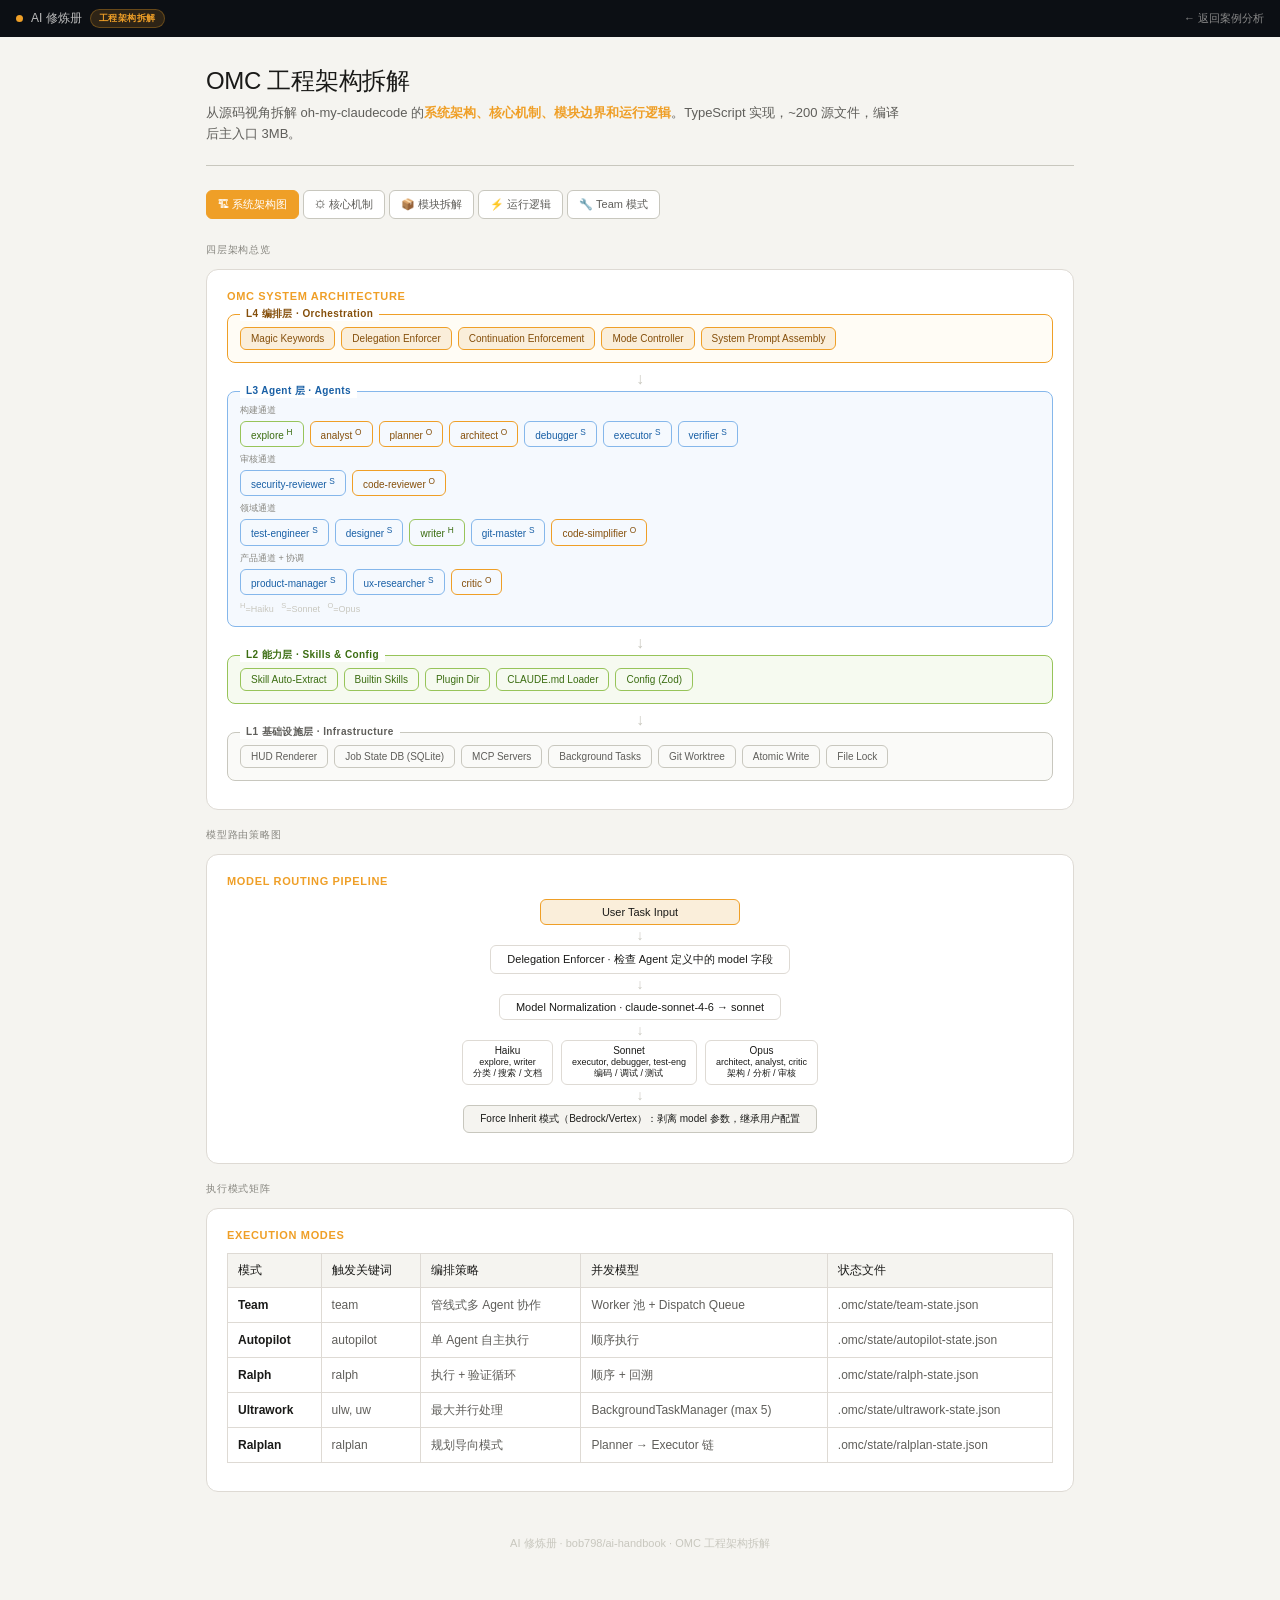
<file: interactive/ai-programming/omc-engineering.html>
<!DOCTYPE html>
<html lang="zh-CN">
<head>
<meta charset="UTF-8">
<meta name="viewport" content="width=device-width, initial-scale=1.0">
<title>OMC 工程架构拆解 · oh-my-claudecode</title>
<style>
*{box-sizing:border-box;margin:0;padding:0}
body{font-family:-apple-system,BlinkMacSystemFont,"PingFang SC","Hiragino Sans GB",sans-serif;background:#f5f4f0;color:#1a1a18;min-height:100vh;padding:0 0 60px}
.container{max-width:900px;margin:0 auto;padding:28px 16px 0}
.top-nav{background:#0c0f14;padding:9px 16px;display:flex;align-items:center;justify-content:space-between;position:sticky;top:0;z-index:50}
.top-nav-left{display:flex;align-items:center;gap:8px;font-size:12px;color:#bbb}
.top-nav-dot{width:7px;height:7px;border-radius:50%;background:#EF9F27;display:inline-block}
.top-nav-badge{font-size:9px;font-weight:600;letter-spacing:.06em;text-transform:uppercase;color:#EF9F27;background:rgba(239,159,39,.15);padding:2px 8px;border-radius:10px;border:1px solid rgba(239,159,39,.3)}
.top-nav a{color:#888;font-size:11px;text-decoration:none}.top-nav a:hover{color:#ddd}
.header{margin-bottom:24px;border-bottom:.5px solid #c8c7be;padding-bottom:20px}
.header h1{font-size:24px;font-weight:500;letter-spacing:-.3px;margin-bottom:6px}
.header .tagline{font-size:13px;color:#5f5e5a;line-height:1.6;max-width:700px}
.header .tagline strong{color:#EF9F27}
.tabs{display:flex;gap:4px;flex-wrap:wrap;margin-bottom:24px}
.tab{padding:6px 11px;font-size:11px;border-radius:6px;cursor:pointer;color:#5f5e5a;border:.5px solid #c8c7be;background:#fff;transition:all .15s;white-space:nowrap}
.tab.active{color:#fff;background:#EF9F27;border-color:#EF9F27;font-weight:500}
.tab:hover:not(.active){background:#ece9e2}
.panel{display:none}.panel.active{display:block}
.sl{font-size:10px;font-weight:500;letter-spacing:.08em;text-transform:uppercase;color:#888780;margin:18px 0 9px}
.sl:first-child{margin-top:0}
.callout{padding:10px 14px;background:#fff;border-radius:0 8px 8px 0;margin:10px 0;font-size:13px;color:#444441;line-height:1.7;border:.5px solid #e8e3da;border-left:3px solid #EF9F27}
.callout strong{color:#1a1a18}
.callout-blue{padding:10px 14px;border-radius:0 8px 8px 0;margin:10px 0;font-size:13px;line-height:1.7;background:#e6f1fb;color:#042c53;border:.5px solid #b5d4f4;border-left:3px solid #3b8bd4}
.callout-blue strong{color:#0c447c}
.callout-green{padding:10px 14px;border-radius:0 8px 8px 0;margin:10px 0;font-size:13px;line-height:1.7;background:#ecfdf5;color:#064e3b;border:.5px solid #6ee7b7;border-left:3px solid #059669}
.callout-green strong{color:#065f46}
.card{background:#fff;border-radius:10px;padding:14px 16px;margin-bottom:10px;border:.5px solid #dedad4}
.card-t{font-size:13px;font-weight:500;color:#1a1a18;margin-bottom:5px}
.card-b{font-size:12px;color:#5f5e5a;line-height:1.75}
.card-b code{font-family:"SF Mono",monospace;font-size:11px;background:#e8e6df;padding:1px 5px;border-radius:3px;color:#2c2c2a}
.row{display:grid;grid-template-columns:1fr 1fr;gap:10px;margin:10px 0}
.row3{display:grid;grid-template-columns:1fr 1fr 1fr;gap:10px;margin:10px 0}
@media(max-width:580px){.row,.row3{grid-template-columns:1fr}}
.gbox{border-radius:8px;padding:12px 14px;font-size:12px;line-height:1.7;border:.5px solid #97c459;background:#eaf3de;color:#173404}
.rbox{border-radius:8px;padding:12px 14px;font-size:12px;line-height:1.7;border:.5px solid #f09595;background:#fcebeb;color:#501313}
.obox{border-radius:8px;padding:12px 14px;font-size:12px;line-height:1.7;border:.5px solid #EF9F27;background:#faeeda;color:#412402}
table{border-collapse:collapse;width:100%;font-size:12px;margin:8px 0}
th{background:#f5f4f0;padding:8px 10px;text-align:left;font-weight:500;border:.5px solid #dedad4;color:#1a1a18}
td{padding:8px 10px;border:.5px solid #dedad4;color:#5f5e5a;line-height:1.5;vertical-align:top}
td strong{color:#1a1a18}
.sep{border:none;border-top:.5px solid #dedad4;margin:16px 0}

/* ── Architecture Diagram Components ── */
.arch{background:#fff;border-radius:12px;padding:20px;margin:12px 0;border:.5px solid #dedad4;overflow-x:auto}
.arch-title{font-size:11px;font-weight:600;letter-spacing:.06em;text-transform:uppercase;color:#EF9F27;margin-bottom:12px}
.layer{border:1.5px solid;border-radius:8px;padding:12px;margin-bottom:8px;position:relative}
.layer-label{position:absolute;top:-8px;left:12px;background:#fff;padding:0 6px;font-size:10px;font-weight:600;letter-spacing:.04em}
.boxes{display:flex;gap:6px;flex-wrap:wrap}
.box{padding:5px 10px;border-radius:6px;font-size:10px;font-weight:500;border:1px solid;white-space:nowrap}
.arrow-down{text-align:center;font-size:16px;color:#c8c7be;margin:4px 0;line-height:1}
.flow-h{display:flex;align-items:center;gap:6px;flex-wrap:wrap;margin:8px 0}
.flow-h .node{padding:6px 12px;border-radius:6px;font-size:11px;font-weight:500;border:1px solid;background:#fff;white-space:nowrap}
.flow-h .arr{color:#c8c7be;font-size:14px;flex-shrink:0}
.flow-h .node.haiku{border-color:#97c459;background:#eaf3de;color:#3b6d11}
.flow-h .node.sonnet{border-color:#85b7eb;background:#e6f1fb;color:#185fa5}
.flow-h .node.opus{border-color:#EF9F27;background:#faeeda;color:#854f0b}
.flow-h .node.core{border-color:#EF9F27;background:#fff}
.flow-h .node.infra{border-color:#c8c7be;background:#f5f4f0;color:#5f5e5a}
.flow-v{display:flex;flex-direction:column;align-items:center;gap:2px;margin:10px 0}
.flow-v .node{padding:6px 16px;border-radius:6px;font-size:11px;font-weight:500;border:1px solid #dedad4;background:#fff;min-width:200px;text-align:center}
.flow-v .arr{color:#c8c7be;font-size:14px}
.flow-v .branch{display:flex;gap:8px;align-items:center}
.flow-v .branch .node{min-width:auto;font-size:10px;padding:4px 10px}

/* Module tree */
.mtree{font-family:"SF Mono",monospace;font-size:11px;line-height:1.8;color:#5f5e5a;background:#f9f8f5;border-radius:8px;padding:14px 16px;margin:8px 0;border:.5px solid #dedad4;overflow-x:auto;white-space:pre}
.mtree strong{color:#1a1a18;font-weight:600}
.mtree .hl{color:#EF9F27;font-weight:600}
.mtree .dim{color:#c8c7be}

.step{display:flex;gap:10px;margin-bottom:9px;align-items:flex-start}
.sn{width:24px;height:24px;border-radius:50%;background:#EF9F27;color:#fff;font-size:11px;font-weight:500;display:flex;align-items:center;justify-content:center;flex-shrink:0;margin-top:1px}
.sb{flex:1;font-size:13px;color:#444441;line-height:1.65}
.sb strong{color:#1a1a18}

.footer{text-align:center;padding:32px 16px 0;font-size:11px;color:#c8c7be}
</style>
</head>
<body>

<nav class="top-nav">
  <div class="top-nav-left">
    <span class="top-nav-dot"></span>
    <span>AI 修炼册</span>
    <span class="top-nav-badge">工程架构拆解</span>
  </div>
  <a href="omc-analysis.html">&larr; 返回案例分析</a>
</nav>

<div class="container">
  <div class="header">
    <h1>OMC 工程架构拆解</h1>
    <p class="tagline">从源码视角拆解 oh-my-claudecode 的<strong>系统架构、核心机制、模块边界和运行逻辑</strong>。TypeScript 实现，~200 源文件，编译后主入口 3MB。</p>
  </div>

  <div class="tabs">
    <div class="tab active" onclick="show(0)">&#x1F3D7; 系统架构图</div>
    <div class="tab" onclick="show(1)">&#x2699; 核心机制</div>
    <div class="tab" onclick="show(2)">&#x1F4E6; 模块拆解</div>
    <div class="tab" onclick="show(3)">&#x26A1; 运行逻辑</div>
    <div class="tab" onclick="show(4)">&#x1F527; Team 模式</div>
  </div>

  <!-- ══════ Tab 0: 系统架构图 ══════ -->
  <div class="panel active" id="p0">

    <div class="sl">四层架构总览</div>
    <div class="arch">
      <div class="arch-title">OMC System Architecture</div>

      <div class="layer" style="border-color:#EF9F27;background:#fffcf5">
        <div class="layer-label" style="color:#854f0b">L4 编排层 &middot; Orchestration</div>
        <div class="boxes">
          <div class="box" style="border-color:#EF9F27;background:#faeeda;color:#854f0b">Magic Keywords</div>
          <div class="box" style="border-color:#EF9F27;background:#faeeda;color:#854f0b">Delegation Enforcer</div>
          <div class="box" style="border-color:#EF9F27;background:#faeeda;color:#854f0b">Continuation Enforcement</div>
          <div class="box" style="border-color:#EF9F27;background:#faeeda;color:#854f0b">Mode Controller</div>
          <div class="box" style="border-color:#EF9F27;background:#faeeda;color:#854f0b">System Prompt Assembly</div>
        </div>
      </div>
      <div class="arrow-down">&darr;</div>

      <div class="layer" style="border-color:#85b7eb;background:#f5f9fe">
        <div class="layer-label" style="color:#185fa5">L3 Agent 层 &middot; Agents</div>
        <div style="margin-bottom:6px">
          <div style="font-size:9px;color:#888780;margin-bottom:4px">构建通道</div>
          <div class="boxes">
            <div class="box" style="border-color:#97c459;color:#3b6d11">explore <sup>H</sup></div>
            <div class="box" style="border-color:#EF9F27;color:#854f0b">analyst <sup>O</sup></div>
            <div class="box" style="border-color:#EF9F27;color:#854f0b">planner <sup>O</sup></div>
            <div class="box" style="border-color:#EF9F27;color:#854f0b">architect <sup>O</sup></div>
            <div class="box" style="border-color:#85b7eb;color:#185fa5">debugger <sup>S</sup></div>
            <div class="box" style="border-color:#85b7eb;color:#185fa5">executor <sup>S</sup></div>
            <div class="box" style="border-color:#85b7eb;color:#185fa5">verifier <sup>S</sup></div>
          </div>
        </div>
        <div style="margin-bottom:6px">
          <div style="font-size:9px;color:#888780;margin-bottom:4px">审核通道</div>
          <div class="boxes">
            <div class="box" style="border-color:#85b7eb;color:#185fa5">security-reviewer <sup>S</sup></div>
            <div class="box" style="border-color:#EF9F27;color:#854f0b">code-reviewer <sup>O</sup></div>
          </div>
        </div>
        <div style="margin-bottom:6px">
          <div style="font-size:9px;color:#888780;margin-bottom:4px">领域通道</div>
          <div class="boxes">
            <div class="box" style="border-color:#85b7eb;color:#185fa5">test-engineer <sup>S</sup></div>
            <div class="box" style="border-color:#85b7eb;color:#185fa5">designer <sup>S</sup></div>
            <div class="box" style="border-color:#97c459;color:#3b6d11">writer <sup>H</sup></div>
            <div class="box" style="border-color:#85b7eb;color:#185fa5">git-master <sup>S</sup></div>
            <div class="box" style="border-color:#EF9F27;color:#854f0b">code-simplifier <sup>O</sup></div>
          </div>
        </div>
        <div>
          <div style="font-size:9px;color:#888780;margin-bottom:4px">产品通道 + 协调</div>
          <div class="boxes">
            <div class="box" style="border-color:#85b7eb;color:#185fa5">product-manager <sup>S</sup></div>
            <div class="box" style="border-color:#85b7eb;color:#185fa5">ux-researcher <sup>S</sup></div>
            <div class="box" style="border-color:#EF9F27;color:#854f0b">critic <sup>O</sup></div>
          </div>
        </div>
        <div style="font-size:9px;color:#c8c7be;margin-top:6px"><sup>H</sup>=Haiku &nbsp; <sup>S</sup>=Sonnet &nbsp; <sup>O</sup>=Opus</div>
      </div>
      <div class="arrow-down">&darr;</div>

      <div class="layer" style="border-color:#97c459;background:#f6faf0">
        <div class="layer-label" style="color:#3b6d11">L2 能力层 &middot; Skills &amp; Config</div>
        <div class="boxes">
          <div class="box" style="border-color:#97c459;color:#3b6d11">Skill Auto-Extract</div>
          <div class="box" style="border-color:#97c459;color:#3b6d11">Builtin Skills</div>
          <div class="box" style="border-color:#97c459;color:#3b6d11">Plugin Dir</div>
          <div class="box" style="border-color:#97c459;color:#3b6d11">CLAUDE.md Loader</div>
          <div class="box" style="border-color:#97c459;color:#3b6d11">Config (Zod)</div>
        </div>
      </div>
      <div class="arrow-down">&darr;</div>

      <div class="layer" style="border-color:#c8c7be;background:#fafaf8">
        <div class="layer-label" style="color:#5f5e5a">L1 基础设施层 &middot; Infrastructure</div>
        <div class="boxes">
          <div class="box" style="border-color:#c8c7be;color:#5f5e5a">HUD Renderer</div>
          <div class="box" style="border-color:#c8c7be;color:#5f5e5a">Job State DB (SQLite)</div>
          <div class="box" style="border-color:#c8c7be;color:#5f5e5a">MCP Servers</div>
          <div class="box" style="border-color:#c8c7be;color:#5f5e5a">Background Tasks</div>
          <div class="box" style="border-color:#c8c7be;color:#5f5e5a">Git Worktree</div>
          <div class="box" style="border-color:#c8c7be;color:#5f5e5a">Atomic Write</div>
          <div class="box" style="border-color:#c8c7be;color:#5f5e5a">File Lock</div>
        </div>
      </div>
    </div>

    <div class="sl">模型路由策略图</div>
    <div class="arch">
      <div class="arch-title">Model Routing Pipeline</div>
      <div class="flow-v">
        <div class="node" style="border-color:#EF9F27;background:#faeeda">User Task Input</div>
        <div class="arr">&darr;</div>
        <div class="node">Delegation Enforcer &middot; 检查 Agent 定义中的 model 字段</div>
        <div class="arr">&darr;</div>
        <div class="node">Model Normalization &middot; claude-sonnet-4-6 &rarr; sonnet</div>
        <div class="arr">&darr;</div>
        <div class="branch">
          <div class="node haiku">Haiku<br><span style="font-size:9px">explore, writer<br>分类 / 搜索 / 文档</span></div>
          <div class="node sonnet">Sonnet<br><span style="font-size:9px">executor, debugger, test-eng<br>编码 / 调试 / 测试</span></div>
          <div class="node opus">Opus<br><span style="font-size:9px">architect, analyst, critic<br>架构 / 分析 / 审核</span></div>
        </div>
        <div class="arr">&darr;</div>
        <div class="node" style="border-color:#c8c7be;background:#f5f4f0;font-size:10px">Force Inherit 模式（Bedrock/Vertex）：剥离 model 参数，继承用户配置</div>
      </div>
    </div>

    <div class="sl">执行模式矩阵</div>
    <div class="arch">
      <div class="arch-title">Execution Modes</div>
      <table>
        <tr><th>模式</th><th>触发关键词</th><th>编排策略</th><th>并发模型</th><th>状态文件</th></tr>
        <tr><td><strong>Team</strong></td><td>team</td><td>管线式多 Agent 协作</td><td>Worker 池 + Dispatch Queue</td><td>.omc/state/team-state.json</td></tr>
        <tr><td><strong>Autopilot</strong></td><td>autopilot</td><td>单 Agent 自主执行</td><td>顺序执行</td><td>.omc/state/autopilot-state.json</td></tr>
        <tr><td><strong>Ralph</strong></td><td>ralph</td><td>执行 + 验证循环</td><td>顺序 + 回溯</td><td>.omc/state/ralph-state.json</td></tr>
        <tr><td><strong>Ultrawork</strong></td><td>ulw, uw</td><td>最大并行处理</td><td>BackgroundTaskManager (max 5)</td><td>.omc/state/ultrawork-state.json</td></tr>
        <tr><td><strong>Ralplan</strong></td><td>ralplan</td><td>规划导向模式</td><td>Planner &rarr; Executor 链</td><td>.omc/state/ralplan-state.json</td></tr>
      </table>
    </div>
  </div>

  <!-- ══════ Tab 1: 核心机制 ══════ -->
  <div class="panel" id="p1">

    <div class="sl">机制 1 &middot; Magic Keywords 魔法关键词</div>
    <div class="card">
      <div class="card-t">src/features/magic-keywords.ts (18.5 KB)</div>
      <div class="card-b">
        <strong>作用</strong>：拦截用户输入，检测关键词，激活对应模式增强。<br><br>
        <strong>实现细节</strong>：<br>
        &middot; 代码感知模式匹配 —— 先剥离反引号代码块，防止代码中的变量名误触发<br>
        &middot; 80 字符上下文窗口 —— 过滤教育类查询（"what is", "how to", "explain"）<br>
        &middot; 正则转义防注入 —— 用户不能通过构造关键词注入指令<br>
        &middot; 多语言支持 —— 10+ 种语言的关键词匹配
      </div>
    </div>
    <table>
      <tr><th>关键词</th><th>激活模式</th><th>注入行为</th></tr>
      <tr><td><code>ultrawork</code> / <code>ulw</code></td><td>Ultrawork</td><td>注入 "MUST LEVERAGE ALL AVAILABLE AGENTS" + 启用后台任务</td></tr>
      <tr><td><code>search</code> / <code>find</code></td><td>Search</td><td>并行启动 explore + document-specialist</td></tr>
      <tr><td><code>analyze</code> / <code>investigate</code></td><td>Analyze</td><td>先 gather context，再 deep investigation</td></tr>
      <tr><td><code>ultrathink</code> / <code>think</code></td><td>Ultrathink</td><td>激活 extended reasoning，跳过简单查询</td></tr>
    </table>

    <div class="sl">机制 2 &middot; Delegation Enforcer 委派执行器</div>
    <div class="card">
      <div class="card-t">src/features/delegation-enforcer.ts (10.1 KB)</div>
      <div class="card-b">
        <strong>作用</strong>：拦截所有 Agent 调用，注入正确的模型参数。<br><br>
        <strong>工作流</strong>：<br>
        1. 拦截 Task/Agent 调用<br>
        2. 检查是否已有 model 参数<br>
        3. 若缺失 &rarr; 从 Agent 定义中读取默认模型<br>
        4. 标准化模型名 &rarr; <code>claude-sonnet-4-6</code> &rarr; <code>sonnet</code><br>
        5. 检测 Bedrock/Vertex 环境 &rarr; 启用 Force Inherit（剥离 model 参数）<br>
        6. 应用 modelAliases 配置（如有）<br><br>
        <strong>缓存策略</strong>：按环境变量状态缓存配置，环境变化时重新生成。
      </div>
    </div>

    <div class="sl">机制 3 &middot; Continuation Enforcement 任务续跑</div>
    <div class="card">
      <div class="card-t">src/features/continuation-enforcement.ts (7.1 KB)</div>
      <div class="card-b">
        <strong>作用</strong>：防止 Agent 在任务未完成时停止。<br><br>
        <strong>工作流</strong>：<br>
        1. Hook 拦截 "Stop" 事件<br>
        2. 检查任务完成状态（所有 todo 是否 completed）<br>
        3. 若有未完成项 &rarr; 阻止停止，注入持续提醒<br>
        4. 验证清单：todo 全完成 + 功能已验证 + 测试通过 + 无报错 + 代码质量可接受
      </div>
    </div>

    <div class="sl">机制 4 &middot; Background Task Manager 后台任务</div>
    <div class="card">
      <div class="card-t">src/features/background-tasks.ts (10.7 KB)</div>
      <div class="card-b">
        <strong>并发模型</strong>：最大 5 个并行后台任务。<br><br>
        <strong>决策逻辑</strong>（模式匹配判断操作类型）：<br>
        &middot; 长运行操作（npm install / docker build / 大型测试）&rarr; <code>run_in_background: true</code><br>
        &middot; 快速操作（git status / ls / cat）&rarr; 立即执行<br>
        &middot; 结果获取 &rarr; <code>TaskOutput</code> 工具轮询<br><br>
        <strong>状态持久化</strong>：<code>.omc/state/jobs.db</code>（SQLite WAL 模式），按 worktree 隔离，24 小时自动清理终态任务。
      </div>
    </div>

    <div class="sl">机制 5 &middot; Verification System 验证系统</div>
    <div class="card">
      <div class="card-t">src/verification/tier-selector.ts (3.8 KB) + 测试 (11.2 KB)</div>
      <div class="card-b">
        <strong>作用</strong>：根据任务复杂度选择验证等级。<br><br>
        &middot; 验证 Agent（verifier）收集完成证据<br>
        &middot; 测试代码量是实现代码的 3 倍 —— 说明验证逻辑本身被严格测试<br>
        &middot; 与 Continuation Enforcement 联动：验证不通过 &rarr; 阻止停止
      </div>
    </div>

    <div class="sl">机制 6 &middot; Prompt Assembly 提示词组装</div>
    <div class="card">
      <div class="card-t">src/agents/prompt-helpers.ts (8.6 KB) + prompt-sections/</div>
      <div class="card-b">
        <strong>分层组装流程</strong>：<br>
        1. 基础编排指令（XML 分隔）<br>
        2. 文件上下文（标注 untrusted 警告）<br>
        3. 用户提示词（主请求）<br>
        4. 以双换行拼接<br><br>
        <strong>安全机制</strong>：<br>
        &middot; XML 标签转义（防止 prompt injection）<br>
        &middot; 截断到 4000 字符（untrusted 内容）<br>
        &middot; Surrogate pair 校验<br>
        &middot; Agent 名称只允许字母数字 + 连字符（防止路径穿越）
      </div>
    </div>
  </div>

  <!-- ══════ Tab 2: 模块拆解 ══════ -->
  <div class="panel" id="p2">
    <div class="sl">源码目录结构</div>
    <div class="mtree"><strong class="hl">src/</strong>
├── <strong>index.ts</strong> (11.7KB)          <span class="dim">← 主入口 createOmcSession()</span>
│
├── <strong class="hl">agents/</strong>                     <span class="dim">← Agent 系统（20+ 角色）</span>
│   ├── types.ts (4.3KB)         <span class="dim">AgentConfig / FullAgentConfig 类型</span>
│   ├── definitions.ts (16.2KB)  <span class="dim">所有 Agent 配置（模型/工具/触发器）</span>
│   ├── utils.ts (11.4KB)        <span class="dim">加载 / 委派表 / 深度合并</span>
│   ├── prompt-helpers.ts (8.6KB)<span class="dim">提示词组装 + 安全清理</span>
│   ├── prompt-sections/         <span class="dim">模块化提示词片段</span>
│   └── [agent].ts               <span class="dim">各 Agent 的专属逻辑</span>
│
├── <strong class="hl">features/</strong>                   <span class="dim">← 核心特性模块</span>
│   ├── magic-keywords.ts (18.5KB)     <span class="dim">关键词检测 + 模式激活</span>
│   ├── delegation-enforcer.ts (10.1KB)<span class="dim">模型路由注入</span>
│   ├── continuation-enforcement.ts    <span class="dim">任务续跑保障</span>
│   ├── background-tasks.ts (10.7KB)   <span class="dim">后台任务管理</span>
│   ├── auto-update.ts (37.9KB)        <span class="dim">版本管理（最大文件）</span>
│   └── [placeholders]/               <span class="dim">model-routing/ rate-limit-wait/ ...</span>
│
├── <strong class="hl">hud/</strong>                        <span class="dim">← 仪表盘系统（最复杂子系统）</span>
│   ├── index.ts (19.3KB)       <span class="dim">主入口 + 状态聚合</span>
│   ├── types.ts (26.4KB)       <span class="dim">30+ 可配置元素 + 5 种预设</span>
│   ├── usage-api.ts (29.7KB)   <span class="dim">Rate limit 双路径上报</span>
│   ├── transcript.ts (24.4KB)  <span class="dim">Session 解析（Agent/Skill/Token）</span>
│   ├── render.ts (18KB)        <span class="dim">3 区域渲染（line1/main/detail）</span>
│   └── mission-board.ts (21.4KB)<span class="dim">任务面板</span>
│
├── <strong class="hl">team/</strong>                       <span class="dim">← Team 模式协调（20+ 文件）</span>
│   ├── runtime[-v2].ts          <span class="dim">Worker 生命周期</span>
│   ├── dispatch-queue.ts        <span class="dim">任务分发队列</span>
│   ├── inbox-outbox.ts          <span class="dim">异步消息</span>
│   ├── message-router.ts        <span class="dim">角色路由</span>
│   ├── phase-controller.ts      <span class="dim">阶段控制器</span>
│   ├── worker-health.ts         <span class="dim">健康监控 + 心跳</span>
│   ├── merge-coordinator.ts     <span class="dim">Git 合并冲突解决</span>
│   └── git-worktree.ts          <span class="dim">隔离工作目录</span>
│
├── <strong class="hl">mcp/</strong>                        <span class="dim">← MCP 协议层</span>
│   ├── job-management.ts (27KB) <span class="dim">核心复杂度（最大单文件）</span>
│   ├── standalone-server.ts     <span class="dim">单机部署</span>
│   ├── team-server.ts           <span class="dim">团队部署</span>
│   └── prompt-injection.ts      <span class="dim">注入防护</span>
│
├── <strong class="hl">lib/</strong>                        <span class="dim">← 基础库</span>
│   ├── job-state-db.ts (23.5KB) <span class="dim">SQLite 持久化</span>
│   ├── worktree-paths.ts (27.7KB)<span class="dim">Git worktree 管理</span>
│   ├── atomic-write.ts          <span class="dim">安全写入</span>
│   ├── file-lock.ts             <span class="dim">并发锁</span>
│   └── shared-memory.ts         <span class="dim">IPC 共享内存</span>
│
├── <strong class="hl">config/</strong>                     <span class="dim">← 配置系统</span>
│   ├── loader.ts (26.2KB)       <span class="dim">解析 + 校验</span>
│   └── models.ts (10.7KB)       <span class="dim">Zod Schema 定义</span>
│
└── <strong class="hl">bridge/</strong>                     <span class="dim">← 编译产物</span>
    ├── cli.cjs (3MB)            <span class="dim">主 CLI 入口</span>
    ├── mcp-server.cjs (888KB)   <span class="dim">MCP 服务器</span>
    ├── team-mcp.cjs (657KB)     <span class="dim">Team MCP</span>
    └── gyoshu_bridge.py (32KB)  <span class="dim">Python 桥接</span></div>

    <div class="sl">模块依赖关系</div>
    <div class="arch">
      <div class="arch-title">Module Dependencies (Simplified)</div>
      <div class="flow-v">
        <div class="node" style="border-color:#EF9F27;background:#faeeda"><strong>index.ts</strong> &middot; createOmcSession()</div>
        <div class="arr">&darr; 依赖</div>
        <div class="branch" style="flex-wrap:wrap;justify-content:center;gap:6px">
          <div class="node" style="border-color:#EF9F27">agents/<br>definitions</div>
          <div class="node" style="border-color:#EF9F27">features/<br>magic-keywords</div>
          <div class="node" style="border-color:#EF9F27">features/<br>delegation</div>
          <div class="node" style="border-color:#97c459">config/<br>loader</div>
        </div>
        <div class="arr">&darr; 依赖</div>
        <div class="branch" style="flex-wrap:wrap;justify-content:center;gap:6px">
          <div class="node" style="border-color:#85b7eb">hud/</div>
          <div class="node" style="border-color:#85b7eb">team/</div>
          <div class="node" style="border-color:#85b7eb">mcp/</div>
          <div class="node" style="border-color:#85b7eb">verification/</div>
        </div>
        <div class="arr">&darr; 依赖</div>
        <div class="branch" style="flex-wrap:wrap;justify-content:center;gap:6px">
          <div class="node" style="border-color:#c8c7be;background:#f5f4f0">lib/job-state-db</div>
          <div class="node" style="border-color:#c8c7be;background:#f5f4f0">lib/atomic-write</div>
          <div class="node" style="border-color:#c8c7be;background:#f5f4f0">lib/file-lock</div>
          <div class="node" style="border-color:#c8c7be;background:#f5f4f0">lib/worktree-paths</div>
        </div>
      </div>
    </div>

    <div class="sl">复杂度热力图（按文件大小）</div>
    <table>
      <tr><th>模块</th><th>最大文件</th><th>大小</th><th>复杂度说明</th></tr>
      <tr><td><strong>features/</strong></td><td>auto-update.ts</td><td>37.9 KB</td><td>版本管理逻辑最复杂</td></tr>
      <tr><td><strong>hud/</strong></td><td>usage-api.ts</td><td>29.7 KB</td><td>双路径 rate limit + 多 provider</td></tr>
      <tr><td><strong>lib/</strong></td><td>worktree-paths.ts</td><td>27.7 KB</td><td>Git worktree 的各种边界情况</td></tr>
      <tr><td><strong>mcp/</strong></td><td>job-management.ts</td><td>27.0 KB</td><td>异步任务生命周期管理</td></tr>
      <tr><td><strong>config/</strong></td><td>loader.ts</td><td>26.2 KB</td><td>配置解析 + 校验 + 初始化</td></tr>
      <tr><td><strong>agents/</strong></td><td>definitions.ts</td><td>16.2 KB</td><td>20+ Agent 完整定义</td></tr>
    </table>
  </div>

  <!-- ══════ Tab 3: 运行逻辑 ══════ -->
  <div class="panel" id="p3">

    <div class="sl">主循环 &middot; 从用户输入到输出</div>
    <div class="arch">
      <div class="arch-title">Complete Orchestration Loop</div>
      <div class="flow-v">
        <div class="node" style="border-color:#EF9F27;background:#faeeda"><strong>User Input</strong> (Natural Language)</div>
        <div class="arr">&darr;</div>
        <div class="node"><strong>Magic Keyword Detection</strong><br><span style="font-size:10px">剥离代码块 &rarr; 正则匹配 &rarr; 过滤教育类查询</span></div>
        <div class="arr">&darr;</div>
        <div class="node"><strong>System Prompt Assembly</strong><br><span style="font-size:10px">base + continuation + context injection + mode enhancements</span></div>
        <div class="arr">&darr;</div>
        <div class="node"><strong>Agent Delegation Router</strong><br><span style="font-size:10px">buildDelegationTable() &rarr; 模式匹配 &rarr; 路由到专业 Agent</span></div>
        <div class="arr">&darr;</div>
        <div class="node"><strong>Model Selection</strong><br><span style="font-size:10px">Agent 定义默认值 &rarr; Delegation Enforcer 标准化 &rarr; 用户 override</span></div>
        <div class="arr">&darr;</div>
        <div class="branch">
          <div class="node" style="font-size:10px;border-color:#85b7eb">Sequential<br>(dependent tasks)</div>
          <div style="color:#c8c7be;font-size:12px">or</div>
          <div class="node" style="font-size:10px;border-color:#EF9F27">Parallel<br>(BackgroundTaskManager, max 5)</div>
        </div>
        <div class="arr">&darr;</div>
        <div class="node" style="border-color:#c8c7be;background:#f5f4f0"><strong>Job State Persistence</strong><br><span style="font-size:10px">.omc/state/jobs.db (SQLite WAL, per-worktree)</span></div>
        <div class="arr">&darr;</div>
        <div class="node"><strong>Continuation Enforcement</strong><br><span style="font-size:10px">检查 todo 完成状态 &rarr; 未完成则阻止 Stop</span></div>
        <div class="arr">&darr;</div>
        <div class="node"><strong>Verification</strong><br><span style="font-size:10px">tier-selector 选择验证等级 &rarr; verifier 收集证据</span></div>
        <div class="arr">&darr;</div>
        <div class="node" style="border-color:#97c459;background:#eaf3de"><strong>HUD Update + Output</strong></div>
      </div>
    </div>

    <div class="sl">初始化流程 &middot; createOmcSession()</div>
    <div class="step"><div class="sn">1</div><div class="sb"><strong>加载 Agent 定义</strong> — 解析 <code>types.ts</code> schema，合并用户 override</div></div>
    <div class="step"><div class="sn">2</div><div class="sb"><strong>配置模型路由</strong> — 确定每个 Agent 的模型层级，加载 Delegation Enforcer</div></div>
    <div class="step"><div class="sn">3</div><div class="sb"><strong>初始化 MCP 服务器</strong> — Standalone 或 Team 模式，配置 Job Management</div></div>
    <div class="step"><div class="sn">4</div><div class="sb"><strong>构建编排提示词</strong> — Agent 委派表 + 触发器定义 + 类别指引 + Prompt Sections 组装</div></div>
    <div class="step"><div class="sn">5</div><div class="sb"><strong>就绪</strong> — Magic Keyword 处理器激活 + Background Task Manager 运行 + HUD 渲染启用 + Continuation Enforcement 监视</div></div>

    <div class="sl">Agent 生命周期</div>
    <div class="arch">
      <div class="arch-title">Agent Lifecycle</div>
      <div class="flow-h" style="flex-wrap:wrap">
        <div class="node core">Load Definition</div>
        <div class="arr">&rarr;</div>
        <div class="node core">Read Prompt<br><span style="font-size:9px">/agents/{name}.md</span></div>
        <div class="arr">&rarr;</div>
        <div class="node core">Merge Overrides</div>
        <div class="arr">&rarr;</div>
        <div class="node core">Validate Name<br><span style="font-size:9px">alphanumeric+hyphen</span></div>
        <div class="arr">&rarr;</div>
        <div class="node core">Parse Frontmatter<br><span style="font-size:9px">disallowedTools</span></div>
        <div class="arr">&rarr;</div>
        <div class="node core">Security Check<br><span style="font-size:9px">path traversal</span></div>
        <div class="arr">&rarr;</div>
        <div class="node" style="border-color:#97c459;background:#eaf3de">FullAgentConfig</div>
      </div>
    </div>

    <div class="sl">HUD 渲染管线</div>
    <div class="step"><div class="sn">1</div><div class="sb"><strong>数据采集</strong>（并行）— 读取 OMC 状态 + 查询 job-state-db + 获取 rate limit + 解析 mission board</div></div>
    <div class="step"><div class="sn">2</div><div class="sb"><strong>Transcript 分析</strong> — 提取活跃 Agent / Skill 调用次数 / todo 完成率 / Token 用量 / Session 健康度</div></div>
    <div class="step"><div class="sn">3</div><div class="sb"><strong>渲染引擎</strong> — 加载预设 (minimal/focused/full/dense) &rarr; 应用自定义元素 &rarr; 自动检测终端宽度 &rarr; 渲染 3 区域 (line1/main/detail)</div></div>
    <div class="step"><div class="sn">4</div><div class="sb"><strong>Fire-and-forget</strong> — 异步 spawn session-summary 脚本，PID 存活检测，时间戳节流</div></div>
  </div>

  <!-- ══════ Tab 4: Team 模式 ══════ -->
  <div class="panel" id="p4">

    <div class="sl">Team 模式架构图</div>
    <div class="arch">
      <div class="arch-title">Team Mode Coordination Architecture</div>

      <div class="layer" style="border-color:#EF9F27;background:#fffcf5">
        <div class="layer-label" style="color:#854f0b">协调层 &middot; Coordination</div>
        <div class="boxes">
          <div class="box" style="border-color:#EF9F27;background:#faeeda;color:#854f0b">Phase Controller</div>
          <div class="box" style="border-color:#EF9F27;background:#faeeda;color:#854f0b">Dispatch Queue</div>
          <div class="box" style="border-color:#EF9F27;background:#faeeda;color:#854f0b">Message Router</div>
          <div class="box" style="border-color:#EF9F27;background:#faeeda;color:#854f0b">Allocation Policy</div>
          <div class="box" style="border-color:#EF9F27;background:#faeeda;color:#854f0b">Leader Nudge</div>
        </div>
      </div>
      <div class="arrow-down">&darr;</div>

      <div class="layer" style="border-color:#85b7eb;background:#f5f9fe">
        <div class="layer-label" style="color:#185fa5">Worker 层 &middot; Execution</div>
        <div class="boxes">
          <div class="box" style="border-color:#85b7eb;color:#185fa5">Worker Bootstrap</div>
          <div class="box" style="border-color:#85b7eb;color:#185fa5">Runtime v2</div>
          <div class="box" style="border-color:#85b7eb;color:#185fa5">Inbox / Outbox</div>
          <div class="box" style="border-color:#85b7eb;color:#185fa5">Task Router</div>
        </div>
      </div>
      <div class="arrow-down">&darr;</div>

      <div class="layer" style="border-color:#97c459;background:#f6faf0">
        <div class="layer-label" style="color:#3b6d11">隔离层 &middot; Isolation</div>
        <div class="boxes">
          <div class="box" style="border-color:#97c459;color:#3b6d11">Git Worktree (per worker)</div>
          <div class="box" style="border-color:#97c459;color:#3b6d11">Merge Coordinator</div>
          <div class="box" style="border-color:#97c459;color:#3b6d11">State Paths (distributed)</div>
        </div>
      </div>
      <div class="arrow-down">&darr;</div>

      <div class="layer" style="border-color:#c8c7be;background:#fafaf8">
        <div class="layer-label" style="color:#5f5e5a">观测层 &middot; Observability</div>
        <div class="boxes">
          <div class="box" style="border-color:#c8c7be;color:#5f5e5a">Worker Health + Heartbeat</div>
          <div class="box" style="border-color:#c8c7be;color:#5f5e5a">Activity Log</div>
          <div class="box" style="border-color:#c8c7be;color:#5f5e5a">Audit Log</div>
          <div class="box" style="border-color:#c8c7be;color:#5f5e5a">Team Status</div>
          <div class="box" style="border-color:#c8c7be;color:#5f5e5a">Monitor</div>
        </div>
      </div>
    </div>

    <div class="sl">Team 模式运行流程</div>
    <div class="step"><div class="sn">1</div><div class="sb"><strong>Worker Bootstrap</strong> — 创建 Git worktree（每个 Worker 独立目录），初始化状态文件</div></div>
    <div class="step"><div class="sn">2</div><div class="sb"><strong>任务分发</strong> — Dispatch Queue 接收任务 &rarr; Message Router 按角色分配 &rarr; Allocation Policy 按能力 + 负载均衡</div></div>
    <div class="step"><div class="sn">3</div><div class="sb"><strong>并行执行</strong> — 每个 Worker 获取任务切片，Heartbeat 监控存活，Activity Log 记录进度</div></div>
    <div class="step"><div class="sn">4</div><div class="sb"><strong>阶段协调</strong> — Phase Controller 控制顺序阶段完成，Merge Coordinator 解决 Git 冲突</div></div>
    <div class="step"><div class="sn">5</div><div class="sb"><strong>状态汇聚</strong> — Inbox/Outbox 分发状态更新 &rarr; 持久化到共享状态文件 &rarr; Team-Job Convergence 检查</div></div>
    <div class="step"><div class="sn">6</div><div class="sb"><strong>完成</strong> — Audit Log 生成 &rarr; Status Report 编译 &rarr; 结果聚合</div></div>

    <div class="sl">关键工程决策</div>
    <div class="row">
      <div class="gbox">
        <strong>Git Worktree 隔离</strong><br>
        每个 Worker 在独立的 worktree 中工作，避免文件冲突。合并时通过 Merge Coordinator 统一处理。<code>lib/worktree-paths.ts</code> (27.7KB) 处理各种边界情况。
      </div>
      <div class="gbox">
        <strong>Heartbeat 存活检测</strong><br>
        Worker 定期发送心跳。若心跳超时，系统判定 Worker 死亡，其任务重新分配给其他 Worker。防止死锁。
      </div>
    </div>
    <div class="row">
      <div class="obox">
        <strong>Dispatch Queue + Allocation Policy</strong><br>
        不是简单轮询，而是基于 Worker 能力和当前负载的智能分配。Agent 类型匹配 + 负载均衡。
      </div>
      <div class="obox">
        <strong>Phase Controller</strong><br>
        确保阶段之间的顺序一致性。Phase 1 的所有 Worker 完成后，才启动 Phase 2。防止依赖未就绪的竞态条件。
      </div>
    </div>

    <div class="sl">安全架构</div>
    <div class="callout-blue">
      <strong>多层防御体系：</strong><br>
      &middot; <strong>输入层</strong> — XML 标签转义 + Surrogate pair 校验 + 4000 字符截断<br>
      &middot; <strong>Agent 层</strong> — 名称白名单（字母数字+连字符）+ 路径穿越检测 + 解析后路径校验<br>
      &middot; <strong>MCP 层</strong> — Prompt injection 防护（<code>mcp/prompt-injection.ts</code>）+ Untrusted 内容标记<br>
      &middot; <strong>配置层</strong> — Zod schema 校验 + 环境变量控制 + 文件锁并发保护<br>
      &middot; <strong>隔离层</strong> — Per-worktree 状态隔离 + Team 模式用户隔离 + Session 边界
    </div>
  </div>

  <div class="footer">AI 修炼册 &middot; bob798/ai-handbook &middot; OMC 工程架构拆解</div>
</div>

<script>
var panels=document.querySelectorAll('.panel');
var tabs=document.querySelectorAll('.tab');
function show(i){
  panels.forEach(function(p,j){p.classList.toggle('active',i===j)});
  tabs.forEach(function(t,j){t.classList.toggle('active',i===j)});
  window.scrollTo(0,0);
}
</script>
</body>
</html>
</file>
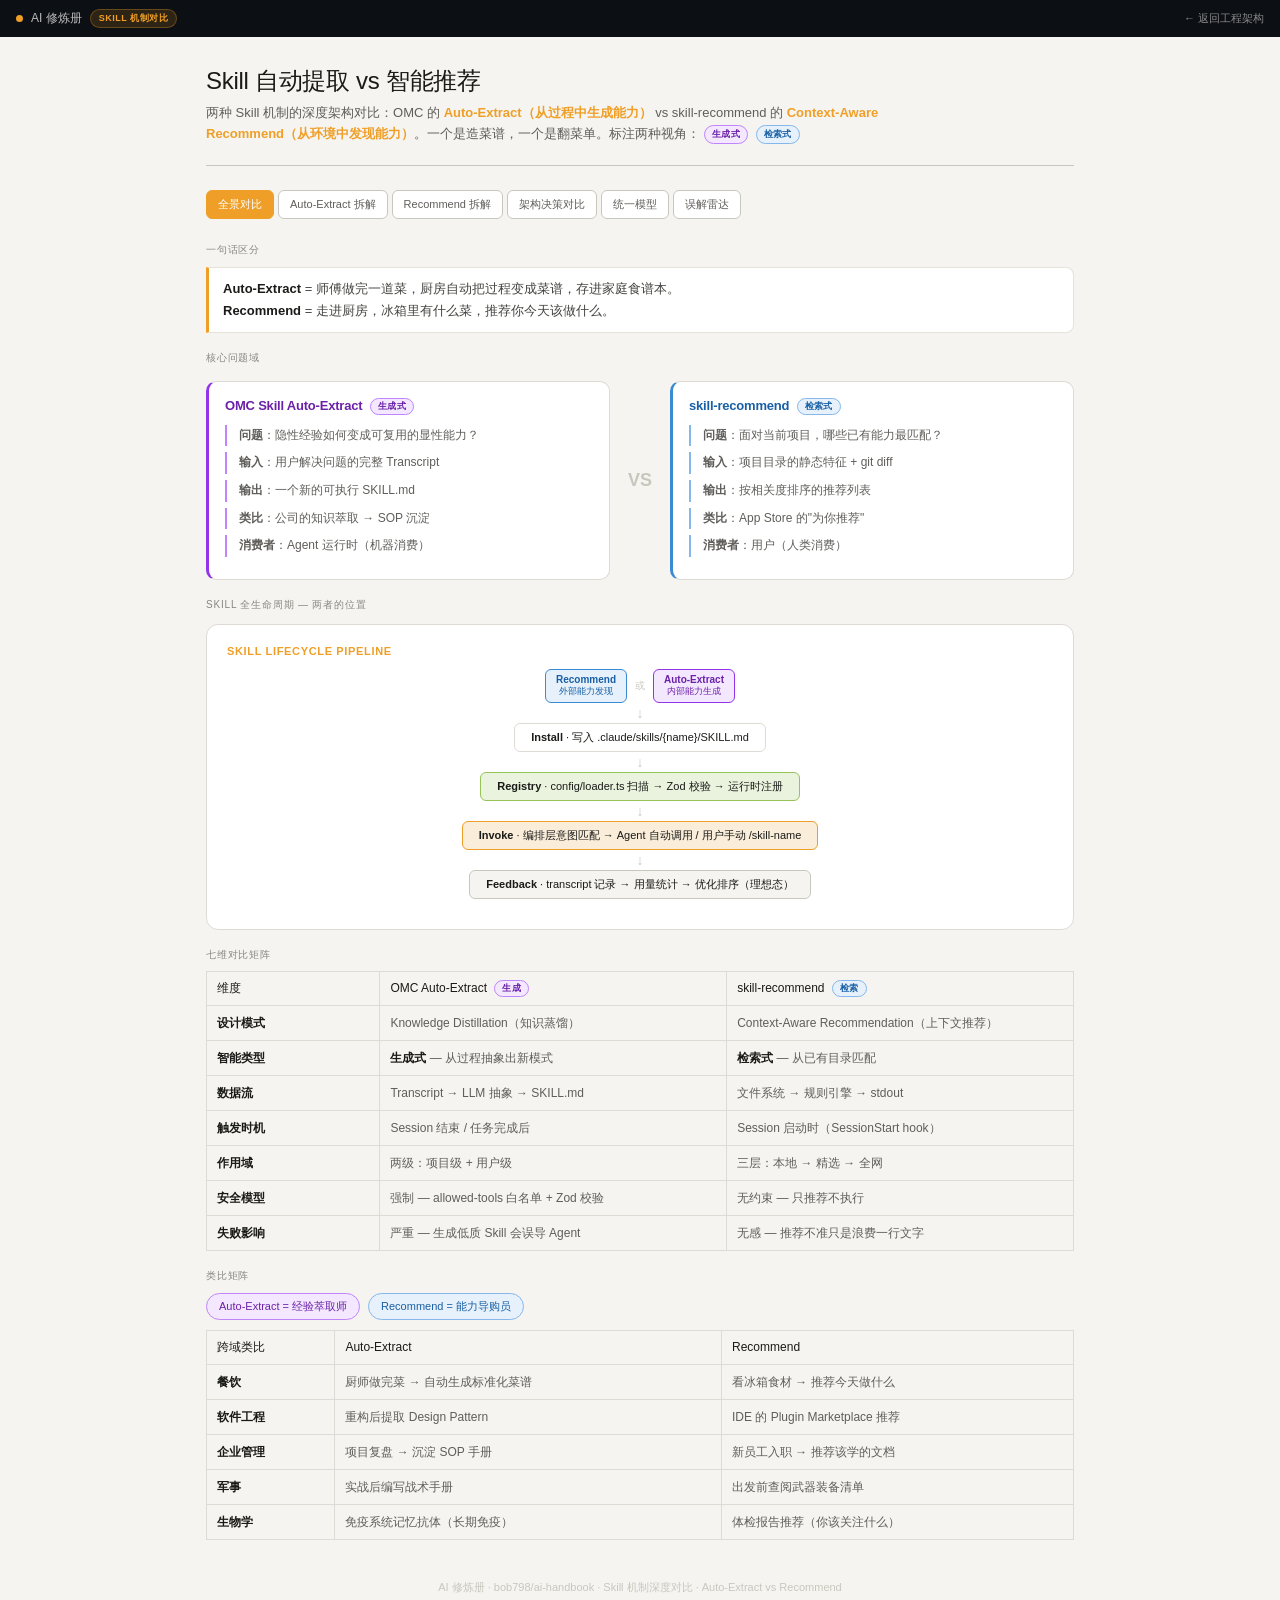
<file: interactive/ai-programming/skill-auto-extract.html>
<!DOCTYPE html>
<html lang="zh-CN">
<head>
<meta charset="UTF-8">
<meta name="viewport" content="width=device-width, initial-scale=1.0">
<title>Skill 机制深度对比 · Auto-Extract vs Recommend</title>
<style>
*{box-sizing:border-box;margin:0;padding:0}
body{font-family:-apple-system,BlinkMacSystemFont,"PingFang SC","Hiragino Sans GB",sans-serif;background:#f5f4f0;color:#1a1a18;min-height:100vh;padding:0 0 60px}
.container{max-width:900px;margin:0 auto;padding:28px 16px 0}
.top-nav{background:#0c0f14;padding:9px 16px;display:flex;align-items:center;justify-content:space-between;position:sticky;top:0;z-index:50}
.top-nav-left{display:flex;align-items:center;gap:8px;font-size:12px;color:#bbb}
.top-nav-dot{width:7px;height:7px;border-radius:50%;background:#EF9F27;display:inline-block}
.top-nav-badge{font-size:9px;font-weight:600;letter-spacing:.06em;text-transform:uppercase;color:#EF9F27;background:rgba(239,159,39,.15);padding:2px 8px;border-radius:10px;border:1px solid rgba(239,159,39,.3)}
.top-nav a{color:#888;font-size:11px;text-decoration:none}.top-nav a:hover{color:#ddd}
.header{margin-bottom:24px;border-bottom:.5px solid #c8c7be;padding-bottom:20px}
.header h1{font-size:24px;font-weight:500;letter-spacing:-.3px;margin-bottom:6px}
.header .tagline{font-size:13px;color:#5f5e5a;line-height:1.6;max-width:700px}
.header .tagline strong{color:#EF9F27}
.tabs{display:flex;gap:4px;flex-wrap:wrap;margin-bottom:24px}
.tab{padding:6px 11px;font-size:11px;border-radius:6px;cursor:pointer;color:#5f5e5a;border:.5px solid #c8c7be;background:#fff;transition:all .15s;white-space:nowrap}
.tab.active{color:#fff;background:#EF9F27;border-color:#EF9F27;font-weight:500}
.tab:hover:not(.active){background:#ece9e2}
.panel{display:none}.panel.active{display:block}
.sl{font-size:10px;font-weight:500;letter-spacing:.08em;text-transform:uppercase;color:#888780;margin:18px 0 9px}
.sl:first-child{margin-top:0}

.lens{display:inline-block;font-size:9px;font-weight:600;padding:1px 7px;border-radius:10px;letter-spacing:.04em;vertical-align:middle;margin-left:4px}
.lens-gen{background:#f3e8ff;color:#6b21a8;border:.5px solid #c084fc}
.lens-ret{background:#e6f1fb;color:#185fa5;border:.5px solid #85b7eb}
.lens-arch{background:#faeeda;color:#854f0b;border:.5px solid #EF9F27}

.callout{padding:10px 14px;background:#fff;border-radius:0 8px 8px 0;margin:10px 0;font-size:13px;color:#444441;line-height:1.7;border:.5px solid #e8e3da;border-left:3px solid #EF9F27}
.callout strong{color:#1a1a18}
.callout-blue{padding:10px 14px;border-radius:0 8px 8px 0;margin:10px 0;font-size:13px;line-height:1.7;background:#e6f1fb;color:#042c53;border:.5px solid #b5d4f4;border-left:3px solid #3b8bd4}
.callout-blue strong{color:#0c447c}
.callout-green{padding:10px 14px;border-radius:0 8px 8px 0;margin:10px 0;font-size:13px;line-height:1.7;background:#ecfdf5;color:#064e3b;border:.5px solid #6ee7b7;border-left:3px solid #059669}
.callout-green strong{color:#065f46}
.callout-red{padding:10px 14px;border-radius:0 8px 8px 0;margin:10px 0;font-size:13px;line-height:1.7;background:#fcebeb;color:#501313;border:.5px solid #f09595;border-left:3px solid #e53e3e}
.callout-red strong{color:#7f1d1d}
.callout-purple{padding:10px 14px;border-radius:0 8px 8px 0;margin:10px 0;font-size:13px;line-height:1.7;background:#f3e8ff;color:#3b0764;border:.5px solid #c084fc;border-left:3px solid #9333ea}
.callout-purple strong{color:#581c87}

.card{background:#fff;border-radius:10px;padding:14px 16px;margin-bottom:10px;border:.5px solid #dedad4}
.card-t{font-size:13px;font-weight:500;color:#1a1a18;margin-bottom:5px}
.card-b{font-size:12px;color:#5f5e5a;line-height:1.75}
.card-b code{font-family:"SF Mono",monospace;font-size:11px;background:#e8e6df;padding:1px 5px;border-radius:3px;color:#2c2c2a}

.row{display:grid;grid-template-columns:1fr 1fr;gap:10px;margin:10px 0}
.row3{display:grid;grid-template-columns:1fr 1fr 1fr;gap:10px;margin:10px 0}
@media(max-width:580px){.row,.row3{grid-template-columns:1fr}}
.gbox{border-radius:8px;padding:12px 14px;font-size:12px;line-height:1.7;border:.5px solid #97c459;background:#eaf3de;color:#173404}
.rbox{border-radius:8px;padding:12px 14px;font-size:12px;line-height:1.7;border:.5px solid #f09595;background:#fcebeb;color:#501313}
.obox{border-radius:8px;padding:12px 14px;font-size:12px;line-height:1.7;border:.5px solid #EF9F27;background:#faeeda;color:#412402}
.pbox{border-radius:8px;padding:12px 14px;font-size:12px;line-height:1.7;border:.5px solid #c084fc;background:#f3e8ff;color:#3b0764}
.bbox{border-radius:8px;padding:12px 14px;font-size:12px;line-height:1.7;border:.5px solid #85b7eb;background:#e6f1fb;color:#042c53}

table{border-collapse:collapse;width:100%;font-size:12px;margin:8px 0}
th{background:#f5f4f0;padding:8px 10px;text-align:left;font-weight:500;border:.5px solid #dedad4;color:#1a1a18}
td{padding:8px 10px;border:.5px solid #dedad4;color:#5f5e5a;line-height:1.5;vertical-align:top}
td strong{color:#1a1a18}

.step{display:flex;gap:10px;margin-bottom:9px;align-items:flex-start}
.sn{width:24px;height:24px;border-radius:50%;background:#EF9F27;color:#fff;font-size:11px;font-weight:500;display:flex;align-items:center;justify-content:center;flex-shrink:0;margin-top:1px}
.sn-p{width:24px;height:24px;border-radius:50%;background:#9333ea;color:#fff;font-size:11px;font-weight:500;display:flex;align-items:center;justify-content:center;flex-shrink:0;margin-top:1px}
.sn-b{width:24px;height:24px;border-radius:50%;background:#3b8bd4;color:#fff;font-size:11px;font-weight:500;display:flex;align-items:center;justify-content:center;flex-shrink:0;margin-top:1px}
.sb{flex:1;font-size:13px;color:#444441;line-height:1.65}
.sb strong{color:#1a1a18}
.sep{border:none;border-top:.5px solid #dedad4;margin:16px 0}

.arch{background:#fff;border-radius:12px;padding:20px;margin:12px 0;border:.5px solid #dedad4;overflow-x:auto}
.arch-title{font-size:11px;font-weight:600;letter-spacing:.06em;text-transform:uppercase;color:#EF9F27;margin-bottom:12px}
.layer{border:1.5px solid;border-radius:8px;padding:12px;margin-bottom:8px;position:relative}
.layer-label{position:absolute;top:-8px;left:12px;background:#fff;padding:0 6px;font-size:10px;font-weight:600;letter-spacing:.04em}
.boxes{display:flex;gap:6px;flex-wrap:wrap}
.box{padding:5px 10px;border-radius:6px;font-size:10px;font-weight:500;border:1px solid;white-space:nowrap}
.arrow-down{text-align:center;font-size:16px;color:#c8c7be;margin:4px 0;line-height:1}

.flow-v{display:flex;flex-direction:column;align-items:center;gap:2px;margin:10px 0}
.flow-v .node{padding:6px 16px;border-radius:6px;font-size:11px;font-weight:500;border:1px solid #dedad4;background:#fff;min-width:200px;text-align:center}
.flow-v .arr{color:#c8c7be;font-size:14px}
.flow-v .branch{display:flex;gap:8px;align-items:center;flex-wrap:wrap;justify-content:center}
.flow-v .branch .node{min-width:auto;font-size:10px;padding:4px 10px}

.flow-h{display:flex;align-items:center;gap:6px;flex-wrap:wrap;margin:8px 0}
.flow-h .node{padding:6px 12px;border-radius:6px;font-size:11px;font-weight:500;border:1px solid;background:#fff;white-space:nowrap}
.flow-h .arr{color:#c8c7be;font-size:14px;flex-shrink:0}

/* VS diagram */
.vs-wrap{display:grid;grid-template-columns:1fr 60px 1fr;gap:0;margin:16px 0;align-items:stretch}
@media(max-width:640px){.vs-wrap{grid-template-columns:1fr;gap:10px}}
.vs-side{background:#fff;border-radius:10px;padding:16px;border:.5px solid #dedad4}
.vs-side h3{font-size:13px;font-weight:600;margin-bottom:10px;letter-spacing:-.2px}
.vs-mid{display:flex;align-items:center;justify-content:center;font-size:18px;font-weight:700;color:#c8c7be}
@media(max-width:640px){.vs-mid{display:none}}
.vs-item{font-size:12px;color:#5f5e5a;line-height:1.8;padding-left:12px;border-left:2px solid;margin-bottom:6px}

/* Metaphor bar */
.meta-bar{display:flex;gap:8px;margin:10px 0;flex-wrap:wrap}
.meta-tag{padding:5px 12px;border-radius:20px;font-size:11px;font-weight:500;border:1px solid}

.footer{text-align:center;padding:32px 16px 0;font-size:11px;color:#c8c7be}
</style>
</head>
<body>

<nav class="top-nav">
  <div class="top-nav-left">
    <span class="top-nav-dot"></span>
    <span>AI 修炼册</span>
    <span class="top-nav-badge">Skill 机制对比</span>
  </div>
  <a href="omc-engineering.html">&larr; 返回工程架构</a>
</nav>

<div class="container">
  <div class="header">
    <h1>Skill 自动提取 vs 智能推荐</h1>
    <p class="tagline">两种 Skill 机制的深度架构对比：OMC 的 <strong>Auto-Extract（从过程中生成能力）</strong> vs skill-recommend 的 <strong>Context-Aware Recommend（从环境中发现能力）</strong>。一个是造菜谱，一个是翻菜单。标注两种视角：<span class="lens lens-gen">生成式</span> <span class="lens lens-ret">检索式</span></p>
  </div>

  <div class="tabs">
    <div class="tab active" onclick="show(0)">全景对比</div>
    <div class="tab" onclick="show(1)">Auto-Extract 拆解</div>
    <div class="tab" onclick="show(2)">Recommend 拆解</div>
    <div class="tab" onclick="show(3)">架构决策对比</div>
    <div class="tab" onclick="show(4)">统一模型</div>
    <div class="tab" onclick="show(5)">误解雷达</div>
  </div>

  <!-- ══════════════════════════════════════════════════════════ -->
  <!-- Tab 0: 全景对比                                          -->
  <!-- ══════════════════════════════════════════════════════════ -->
  <div class="panel active" id="p0">

    <div class="sl">一句话区分</div>
    <div class="callout">
      <strong>Auto-Extract</strong> = 师傅做完一道菜，厨房自动把过程变成菜谱，存进家庭食谱本。<br>
      <strong>Recommend</strong> = 走进厨房，冰箱里有什么菜，推荐你今天该做什么。
    </div>

    <div class="sl">核心问题域</div>
    <div class="vs-wrap">
      <div class="vs-side" style="border-left:3px solid #9333ea">
        <h3 style="color:#6b21a8">OMC Skill Auto-Extract <span class="lens lens-gen">生成式</span></h3>
        <div class="vs-item" style="border-color:#c084fc"><strong>问题</strong>：隐性经验如何变成可复用的显性能力？</div>
        <div class="vs-item" style="border-color:#c084fc"><strong>输入</strong>：用户解决问题的完整 Transcript</div>
        <div class="vs-item" style="border-color:#c084fc"><strong>输出</strong>：一个新的可执行 SKILL.md</div>
        <div class="vs-item" style="border-color:#c084fc"><strong>类比</strong>：公司的知识萃取 &rarr; SOP 沉淀</div>
        <div class="vs-item" style="border-color:#c084fc"><strong>消费者</strong>：Agent 运行时（机器消费）</div>
      </div>
      <div class="vs-mid">VS</div>
      <div class="vs-side" style="border-left:3px solid #3b8bd4">
        <h3 style="color:#185fa5">skill-recommend <span class="lens lens-ret">检索式</span></h3>
        <div class="vs-item" style="border-color:#85b7eb"><strong>问题</strong>：面对当前项目，哪些已有能力最匹配？</div>
        <div class="vs-item" style="border-color:#85b7eb"><strong>输入</strong>：项目目录的静态特征 + git diff</div>
        <div class="vs-item" style="border-color:#85b7eb"><strong>输出</strong>：按相关度排序的推荐列表</div>
        <div class="vs-item" style="border-color:#85b7eb"><strong>类比</strong>：App Store 的"为你推荐"</div>
        <div class="vs-item" style="border-color:#85b7eb"><strong>消费者</strong>：用户（人类消费）</div>
      </div>
    </div>

    <div class="sl">Skill 全生命周期 &mdash; 两者的位置</div>
    <div class="arch">
      <div class="arch-title">Skill Lifecycle Pipeline</div>
      <div class="flow-v">
        <div class="branch">
          <div class="node" style="border-color:#3b8bd4;background:#e6f1fb;color:#185fa5"><strong>Recommend</strong><br><span style="font-size:9px">外部能力发现</span></div>
          <div style="color:#c8c7be;font-size:10px">或</div>
          <div class="node" style="border-color:#9333ea;background:#f3e8ff;color:#6b21a8"><strong>Auto-Extract</strong><br><span style="font-size:9px">内部能力生成</span></div>
        </div>
        <div class="arr">&darr;</div>
        <div class="node"><strong>Install</strong> &middot; 写入 .claude/skills/{name}/SKILL.md</div>
        <div class="arr">&darr;</div>
        <div class="node" style="border-color:#97c459;background:#eaf3de"><strong>Registry</strong> &middot; config/loader.ts 扫描 &rarr; Zod 校验 &rarr; 运行时注册</div>
        <div class="arr">&darr;</div>
        <div class="node" style="border-color:#EF9F27;background:#faeeda"><strong>Invoke</strong> &middot; 编排层意图匹配 &rarr; Agent 自动调用 / 用户手动 /skill-name</div>
        <div class="arr">&darr;</div>
        <div class="node" style="border-color:#c8c7be;background:#f5f4f0"><strong>Feedback</strong> &middot; transcript 记录 &rarr; 用量统计 &rarr; 优化排序（理想态）</div>
      </div>
    </div>

    <div class="sl">七维对比矩阵</div>
    <table>
      <tr><th style="width:20%">维度</th><th style="width:40%">OMC Auto-Extract <span class="lens lens-gen">生成</span></th><th style="width:40%">skill-recommend <span class="lens lens-ret">检索</span></th></tr>
      <tr><td><strong>设计模式</strong></td><td>Knowledge Distillation（知识蒸馏）</td><td>Context-Aware Recommendation（上下文推荐）</td></tr>
      <tr><td><strong>智能类型</strong></td><td><strong>生成式</strong> &mdash; 从过程抽象出新模式</td><td><strong>检索式</strong> &mdash; 从已有目录匹配</td></tr>
      <tr><td><strong>数据流</strong></td><td>Transcript &rarr; LLM 抽象 &rarr; SKILL.md</td><td>文件系统 &rarr; 规则引擎 &rarr; stdout</td></tr>
      <tr><td><strong>触发时机</strong></td><td>Session 结束 / 任务完成后</td><td>Session 启动时（SessionStart hook）</td></tr>
      <tr><td><strong>作用域</strong></td><td>两级：项目级 + 用户级</td><td>三层：本地 &rarr; 精选 &rarr; 全网</td></tr>
      <tr><td><strong>安全模型</strong></td><td>强制 &mdash; allowed-tools 白名单 + Zod 校验</td><td>无约束 &mdash; 只推荐不执行</td></tr>
      <tr><td><strong>失败影响</strong></td><td>严重 &mdash; 生成低质 Skill 会误导 Agent</td><td>无感 &mdash; 推荐不准只是浪费一行文字</td></tr>
    </table>

    <div class="sl">类比矩阵</div>
    <div class="meta-bar">
      <div class="meta-tag" style="border-color:#c084fc;background:#f3e8ff;color:#6b21a8">Auto-Extract = 经验萃取师</div>
      <div class="meta-tag" style="border-color:#85b7eb;background:#e6f1fb;color:#185fa5">Recommend = 能力导购员</div>
    </div>
    <table>
      <tr><th>跨域类比</th><th>Auto-Extract</th><th>Recommend</th></tr>
      <tr><td><strong>餐饮</strong></td><td>厨师做完菜 &rarr; 自动生成标准化菜谱</td><td>看冰箱食材 &rarr; 推荐今天做什么</td></tr>
      <tr><td><strong>软件工程</strong></td><td>重构后提取 Design Pattern</td><td>IDE 的 Plugin Marketplace 推荐</td></tr>
      <tr><td><strong>企业管理</strong></td><td>项目复盘 &rarr; 沉淀 SOP 手册</td><td>新员工入职 &rarr; 推荐该学的文档</td></tr>
      <tr><td><strong>军事</strong></td><td>实战后编写战术手册</td><td>出发前查阅武器装备清单</td></tr>
      <tr><td><strong>生物学</strong></td><td>免疫系统记忆抗体（长期免疫）</td><td>体检报告推荐（你该关注什么）</td></tr>
    </table>
  </div>

  <!-- ══════════════════════════════════════════════════════════ -->
  <!-- Tab 1: Auto-Extract 深度拆解                              -->
  <!-- ══════════════════════════════════════════════════════════ -->
  <div class="panel" id="p1">

    <div class="sl">核心架构图 <span class="lens lens-gen">生成式</span></div>
    <div class="arch">
      <div class="arch-title">OMC Skill Auto-Extract Architecture</div>

      <div class="layer" style="border-color:#EF9F27;background:#fffcf5">
        <div class="layer-label" style="color:#854f0b">输入层 &middot; Input</div>
        <div class="boxes">
          <div class="box" style="border-color:#EF9F27;background:#faeeda;color:#854f0b">Session Transcript</div>
          <div class="box" style="border-color:#EF9F27;background:#faeeda;color:#854f0b">Tool Call Trace</div>
          <div class="box" style="border-color:#EF9F27;background:#faeeda;color:#854f0b">File Diff History</div>
          <div class="box" style="border-color:#EF9F27;background:#faeeda;color:#854f0b">Task Completion State</div>
        </div>
      </div>
      <div class="arrow-down">&darr;</div>

      <div class="layer" style="border-color:#9333ea;background:#faf5ff">
        <div class="layer-label" style="color:#6b21a8">提取层 &middot; Extraction (LLM-powered)</div>
        <div class="boxes">
          <div class="box" style="border-color:#c084fc;color:#6b21a8">Pattern Recognition</div>
          <div class="box" style="border-color:#c084fc;color:#6b21a8">Step Sequencing</div>
          <div class="box" style="border-color:#c084fc;color:#6b21a8">Variable Generalization</div>
          <div class="box" style="border-color:#c084fc;color:#6b21a8">Error Path Pruning</div>
        </div>
      </div>
      <div class="arrow-down">&darr;</div>

      <div class="layer" style="border-color:#97c459;background:#f6faf0">
        <div class="layer-label" style="color:#3b6d11">输出层 &middot; Output</div>
        <div class="boxes">
          <div class="box" style="border-color:#97c459;color:#3b6d11">SKILL.md (Frontmatter + Steps)</div>
          <div class="box" style="border-color:#97c459;color:#3b6d11">allowed-tools Declaration</div>
          <div class="box" style="border-color:#97c459;color:#3b6d11">Scope Assignment (project/user)</div>
        </div>
      </div>
      <div class="arrow-down">&darr;</div>

      <div class="layer" style="border-color:#c8c7be;background:#fafaf8">
        <div class="layer-label" style="color:#5f5e5a">注册层 &middot; Registry</div>
        <div class="boxes">
          <div class="box" style="border-color:#c8c7be;color:#5f5e5a">config/loader.ts (Zod)</div>
          <div class="box" style="border-color:#c8c7be;color:#5f5e5a">Skill Registry (Runtime)</div>
          <div class="box" style="border-color:#c8c7be;color:#5f5e5a">Intent Matching (编排层)</div>
        </div>
      </div>
    </div>

    <div class="sl">提取流程 &middot; 7 步管线</div>
    <div class="step"><div class="sn-p">1</div><div class="sb"><strong>Transcript 捕获</strong> &mdash; <code>hud/transcript.ts</code>（24.4KB）解析整个 Session：活跃 Agent、Skill 调用、Tool Call 序列、Token 消耗、Task 完成状态</div></div>
    <div class="step"><div class="sn-p">2</div><div class="sb"><strong>完成信号触发</strong> &mdash; Continuation Enforcement 确认所有 todo completed + 验证通过 &rarr; 触发提取分析</div></div>
    <div class="step"><div class="sn-p">3</div><div class="sb"><strong>模式识别</strong> &mdash; 从 transcript 中识别可复用的操作序列：哪些 tool 被调用？什么顺序？关键判断条件是什么？</div></div>
    <div class="step"><div class="sn-p">4</div><div class="sb"><strong>试错路径剪枝</strong> &mdash; 过滤掉失败分支和回溯路径，只保留最终成功的操作链</div></div>
    <div class="step"><div class="sn-p">5</div><div class="sb"><strong>变量泛化</strong> &mdash; 把具体的文件名、表名、变量名替换为 <code>$ARGUMENTS</code> 占位符。例如 <code>users_table</code> &rarr; <code>$TABLE_NAME</code></div></div>
    <div class="step"><div class="sn-p">6</div><div class="sb"><strong>Skill 生成</strong> &mdash; LLM 组装 SKILL.md：frontmatter（name + description + allowed-tools）+ 步骤化 Markdown 指令</div></div>
    <div class="step"><div class="sn-p">7</div><div class="sb"><strong>作用域写入</strong> &mdash; 根据任务性质决定写入位置：项目通用 &rarr; <code>.claude/skills/</code>（团队共享），个人偏好 &rarr; <code>~/.claude/skills/</code>（个人沉淀）</div></div>

    <div class="sl">关键设计决策 <span class="lens lens-arch">架构</span></div>

    <div class="card">
      <div class="card-t">决策 1：能力沉淀 vs 知识管理</div>
      <div class="card-b">
        <strong>选择了「能力」而非「知识」</strong>。Skill 不是"数据库迁移注意事项"这样的文档，而是"如何执行数据库迁移"的可执行步骤。<br><br>
        <strong>为什么</strong>：文档需要人理解后行动，Skill 可以被 Agent 直接执行。编排层在合适时机自动调用，团队成员甚至不需要知道某个 Skill 存在。
      </div>
    </div>

    <div class="card">
      <div class="card-t">决策 2：两级作用域隔离</div>
      <div class="card-b">
        项目级 <code>.claude/skills/</code> &gt; 用户级 <code>~/.claude/skills/</code>（项目约定覆盖个人习惯）<br><br>
        <strong>为什么</strong>：同一个人在不同项目里，"怎么做测试"的答案完全不同。项目级 Skill 承载团队共识，用户级 Skill 承载个人工具箱。
      </div>
    </div>

    <div class="card">
      <div class="card-t">决策 3：编排层自动匹配 vs 用户手动调用</div>
      <div class="card-b">
        两种调用路径并存：<br>
        &middot; <strong>显式</strong>：用户输入 <code>/skill-name</code> 手动调用<br>
        &middot; <strong>隐式</strong>：编排层分析新任务意图 &rarr; 搜索 Skill Registry &rarr; 匹配到合适 Skill &rarr; 自动注入 Agent 上下文<br><br>
        <strong>为什么</strong>："团队成员不需要知道 Skill 存在"这个设计目标，要求编排层具备意图匹配能力。
      </div>
    </div>

    <div class="card">
      <div class="card-t">决策 4：最小权限安全模型</div>
      <div class="card-b">
        每个 Skill 必须声明 <code>allowed-tools</code> 白名单 + <code>disable-model-invocation: true</code>。<br><br>
        <strong>为什么</strong>：自动提取的 Skill 未经人工审核就可能被自动调用。如果 Skill 有 full access，一个提取错误的 Skill 可能造成破坏。最小权限是安全兜底。
      </div>
    </div>

    <div class="sl">Skill 产出物结构</div>
    <div class="arch">
      <div class="arch-title">Auto-Extracted SKILL.md Structure</div>
      <div style="font-family:'SF Mono',monospace;font-size:11px;line-height:1.8;color:#5f5e5a;white-space:pre">---
name: db-migration-safe
description: 安全执行数据库 schema 迁移（含回滚验证）
allowed-tools: Read, Edit, Bash
disable-model-invocation: true
---

# Safe Database Migration

## Step 1: Pre-flight Check
- Read current schema: <code>$DB_SCHEMA_FILE</code>
- Verify no pending migrations

## Step 2: Generate Migration
- Create migration file based on <code>$ARGUMENTS</code>
- Include rollback script

## Step 3: Dry Run
- Execute with --dry-run flag
- Verify expected changes

## Step 4: Apply &amp; Verify
- Apply migration
- Run smoke tests
- Compare schema diff</div>
    </div>

    <div class="callout-purple">
      <strong>架构师洞察</strong>：Auto-Extract 的核心挑战不是"生成 Markdown"，而是<strong>泛化质量</strong> &mdash; 从一次具体经验中提取出多次可复用的模式。过度泛化丢失关键细节，泛化不足则只对原场景有用。这是一个 LLM 推理难题。
    </div>
  </div>

  <!-- ══════════════════════════════════════════════════════════ -->
  <!-- Tab 2: Recommend 深度拆解                                 -->
  <!-- ══════════════════════════════════════════════════════════ -->
  <div class="panel" id="p2">

    <div class="sl">核心架构图 <span class="lens lens-ret">检索式</span></div>
    <div class="arch">
      <div class="arch-title">skill-recommend.py Architecture (509 lines)</div>

      <div class="layer" style="border-color:#3b8bd4;background:#f5f9fe">
        <div class="layer-label" style="color:#185fa5">信号采集层 &middot; Signal Collection</div>
        <div class="boxes">
          <div class="box" style="border-color:#85b7eb;color:#185fa5">语言标志文件</div>
          <div class="box" style="border-color:#85b7eb;color:#185fa5">Python import 扫描</div>
          <div class="box" style="border-color:#85b7eb;color:#185fa5">产品/设计文件名</div>
          <div class="box" style="border-color:#85b7eb;color:#185fa5">Git diff 变更</div>
          <div class="box" style="border-color:#85b7eb;color:#185fa5">目录名推断</div>
          <div class="box" style="border-color:#85b7eb;color:#185fa5">依赖状态检测</div>
        </div>
      </div>
      <div class="arrow-down">&darr; set[str] 信号集合</div>

      <div class="layer" style="border-color:#EF9F27;background:#fffcf5">
        <div class="layer-label" style="color:#854f0b">匹配引擎 &middot; Matching Engine</div>
        <div class="boxes">
          <div class="box" style="border-color:#EF9F27;background:#faeeda;color:#854f0b">Tag Fuzzy Match</div>
          <div class="box" style="border-color:#EF9F27;background:#faeeda;color:#854f0b">Category Bonus (+2)</div>
          <div class="box" style="border-color:#EF9F27;background:#faeeda;color:#854f0b">Star Weighting (max +5)</div>
          <div class="box" style="border-color:#EF9F27;background:#faeeda;color:#854f0b">Dedup Filter</div>
        </div>
      </div>
      <div class="arrow-down">&darr; scored &amp; ranked</div>

      <div class="layer" style="border-color:#97c459;background:#f6faf0">
        <div class="layer-label" style="color:#3b6d11">渐进降级漏斗 &middot; Progressive Fallback</div>
        <div class="boxes">
          <div class="box" style="border-color:#2f7d32;background:#c8e6c9;color:#1b5e20">L1 本地已装 (9)</div>
          <div class="box" style="border-color:#1565c0;background:#bbdefb;color:#0d47a1">L2 已启用插件 (16)</div>
          <div class="box" style="border-color:#EF9F27;background:#faeeda;color:#854f0b">L3 精选目录 (42)</div>
          <div class="box" style="border-color:#c8c7be;background:#f5f4f0;color:#5f5e5a">L4 GitHub API 兜底</div>
        </div>
      </div>
    </div>

    <div class="sl">信号采集详解 &middot; 10 类信号源</div>
    <table>
      <tr><th>信号源</th><th>采集方式</th><th>产出信号</th><th>设计考量</th></tr>
      <tr><td><strong>语言/框架</strong></td><td>标志文件存在性检测</td><td>python, nodejs, golang, rust, java</td><td>O(1) 查找，最快信号</td></tr>
      <tr><td><strong>AI/ML</strong></td><td>Python 文件内容扫描（前 50 个文件 x 3000 字符）</td><td>ai, rag, prompt</td><td>短路优化：找到即停</td></tr>
      <tr><td><strong>产品/设计</strong></td><td>Glob 文件名模式匹配</td><td>product, PRD, wireframe, design</td><td>双层扫描：根目录 + 一级子目录</td></tr>
      <tr><td><strong>写作/内容</strong></td><td>.md 文件计数 + 目录名匹配</td><td>writing, docs, blog</td><td>阈值判断：&gt;10 个 .md 才触发</td></tr>
      <tr><td><strong>数据分析</strong></td><td>数据文件扩展名</td><td>data, notebook, SQL</td><td>区分细分类型（.ipynb &rarr; notebook）</td></tr>
      <tr><td><strong>创业/职业</strong></td><td>特征文件名 Glob</td><td>startup, career</td><td>低频信号，精准匹配</td></tr>
      <tr><td><strong>DevOps</strong></td><td>基础设施配置文件</td><td>devops, docker, CI, k8s</td><td>支持多种 CI 平台</td></tr>
      <tr><td><strong>测试</strong></td><td>测试文件命名约定</td><td>test</td><td>跨语言：test_*.py, *.test.ts, *_test.go</td></tr>
      <tr><td><strong>Git 变更</strong></td><td><code>git diff --name-only HEAD</code></td><td>code, review + 文件类型细分</td><td>5 秒超时保护</td></tr>
      <tr><td><strong>依赖状态</strong></td><td>Python 项目 + 无 venv 目录</td><td>dependency</td><td>推断需要环境修复</td></tr>
    </table>

    <div class="sl">评分公式</div>
    <div class="arch">
      <div class="arch-title">Scoring Formula</div>
      <div style="text-align:center;padding:10px 0">
        <div style="font-family:'SF Mono',monospace;font-size:14px;color:#1a1a18;margin-bottom:12px">
          score = &Sigma;(tag_match) + category_bonus + star_bonus
        </div>
        <div class="flow-h" style="justify-content:center">
          <div class="node" style="border-color:#85b7eb;background:#e6f1fb;font-size:10px">tag &cap; signal<br><strong>+1 each</strong></div>
          <div class="arr">+</div>
          <div class="node" style="border-color:#EF9F27;background:#faeeda;font-size:10px">category &isin; signals<br><strong>+2</strong></div>
          <div class="arr">+</div>
          <div class="node" style="border-color:#97c459;background:#eaf3de;font-size:10px">min(stars/1000 &times; 0.5, 5)<br><strong>max +5</strong></div>
        </div>
      </div>
    </div>

    <div class="sl">渐进降级漏斗 &middot; 行动成本递增</div>
    <div class="step"><div class="sn-b">1</div><div class="sb"><strong>本地已安装</strong>（9 个） &mdash; 行动成本 = 0，直接 <code>/cmd</code> 调用。<em>优先推荐最近的资源</em></div></div>
    <div class="step"><div class="sn-b">2</div><div class="sb"><strong>已启用插件</strong>（16 个） &mdash; 行动成本 = 0，同样直接可用。去重 L1 避免重复显示</div></div>
    <div class="step"><div class="sn-b">3</div><div class="sb"><strong>精选目录</strong>（42 个） &mdash; 行动成本 = 低（一条安装命令）。Star 加权保证推荐质量</div></div>
    <div class="step"><div class="sn-b">4</div><div class="sb"><strong>GitHub API 搜索</strong> &mdash; 仅当 L1+L2+L3 匹配 &lt; 3 条时才触发。3 天缓存。行动成本最高</div></div>

    <div class="sl">关键设计决策 <span class="lens lens-arch">架构</span></div>
    <div class="row">
      <div class="gbox">
        <strong>声明式规则引擎</strong><br>
        信号采集用 <code>{signal: [patterns]}</code> 字典定义，新增信号只需加一行，不改流程。对扩展开放，对修改封闭。
      </div>
      <div class="gbox">
        <strong>10 秒硬约束设计</strong><br>
        SessionStart hook 有 10 秒超时。所有扫描都加了短路优化（<code>[:1]</code>、<code>[:20]</code>、<code>[:3000]</code>），GitHub API 限 1 次请求。
      </div>
    </div>
    <div class="row">
      <div class="bbox">
        <strong>模糊匹配容错</strong><br>
        <code>tag in sig or sig in tag</code> &mdash; 允许子串匹配，覆盖面广但可能误匹配（如 "ai" 匹配 "repair"）。
      </div>
      <div class="bbox">
        <strong>Star 权重上限</strong><br>
        每 1000 星 +0.5 分，上限 +5。防止 superpowers（142k星）霸榜，给小而精的 Skill 曝光机会。
      </div>
    </div>

    <div class="callout-blue">
      <strong>架构师洞察</strong>：整个系统是一个<strong>零依赖的单文件 Python 脚本</strong>（509 行），不引入任何第三方库。这是 hook 脚本的最佳实践 &mdash; 启动快、无安装成本、故障隔离。
    </div>
  </div>

  <!-- ══════════════════════════════════════════════════════════ -->
  <!-- Tab 3: 架构决策对比                                       -->
  <!-- ══════════════════════════════════════════════════════════ -->
  <div class="panel" id="p3">

    <div class="sl">决策 1 &middot; 输入源设计</div>
    <div class="vs-wrap">
      <div class="vs-side" style="border-left:3px solid #9333ea">
        <h3 style="color:#6b21a8">Auto-Extract</h3>
        <div class="vs-item" style="border-color:#c084fc"><strong>输入</strong>：完整 Session Transcript</div>
        <div class="vs-item" style="border-color:#c084fc"><strong>深度</strong>：深 &mdash; 看到每一步工具调用、决策、回溯</div>
        <div class="vs-item" style="border-color:#c084fc"><strong>时态</strong>：事后分析（Session 结束后）</div>
        <div class="vs-item" style="border-color:#c084fc"><strong>代价</strong>：高 &mdash; 需要 LLM 推理 + Token 消耗</div>
      </div>
      <div class="vs-mid">VS</div>
      <div class="vs-side" style="border-left:3px solid #3b8bd4">
        <h3 style="color:#185fa5">Recommend</h3>
        <div class="vs-item" style="border-color:#85b7eb"><strong>输入</strong>：项目目录静态特征</div>
        <div class="vs-item" style="border-color:#85b7eb"><strong>深度</strong>：浅 &mdash; 只看文件名、扩展名、前 3000 字符</div>
        <div class="vs-item" style="border-color:#85b7eb"><strong>时态</strong>：即时分析（Session 开始前）</div>
        <div class="vs-item" style="border-color:#85b7eb"><strong>代价</strong>：低 &mdash; 纯规则引擎，无 LLM 调用</div>
      </div>
    </div>

    <div class="sl">决策 2 &middot; 匹配策略</div>
    <div class="vs-wrap">
      <div class="vs-side" style="border-left:3px solid #9333ea">
        <h3 style="color:#6b21a8">Auto-Extract: 语义匹配</h3>
        <div class="vs-item" style="border-color:#c084fc">编排层分析新任务意图</div>
        <div class="vs-item" style="border-color:#c084fc">搜索 Skill Registry 找语义匹配项</div>
        <div class="vs-item" style="border-color:#c084fc">自动注入 Agent 上下文</div>
        <div class="vs-item" style="border-color:#c084fc"><strong>用户无感</strong>，不需要知道 Skill 存在</div>
      </div>
      <div class="vs-mid">VS</div>
      <div class="vs-side" style="border-left:3px solid #3b8bd4">
        <h3 style="color:#185fa5">Recommend: 标签匹配</h3>
        <div class="vs-item" style="border-color:#85b7eb">信号集合 &cap; Skill 标签集合</div>
        <div class="vs-item" style="border-color:#85b7eb">子串模糊匹配 + 类别加权 + Star 加权</div>
        <div class="vs-item" style="border-color:#85b7eb">输出排序列表到 stdout</div>
        <div class="vs-item" style="border-color:#85b7eb"><strong>用户决策</strong>，看到推荐后自行选择</div>
      </div>
    </div>

    <div class="sl">决策 3 &middot; 安全边界</div>
    <div class="row">
      <div class="pbox">
        <strong>Auto-Extract 的安全挑战</strong><br>
        自动生成的 Skill 可能被自动调用 &rarr; 必须有运行时强制约束：<br>
        &middot; <code>allowed-tools</code> 白名单（最小权限）<br>
        &middot; <code>disable-model-invocation</code>（禁止自主推理）<br>
        &middot; Zod schema 强校验<br>
        &middot; Agent 名称白名单（防路径穿越）<br>
        &middot; 4000 字符截断（untrusted 内容）
      </div>
      <div class="bbox">
        <strong>Recommend 的安全模型</strong><br>
        只推荐不执行 &rarr; 安全要求极低：<br>
        &middot; 最坏情况：推荐了一个恶意 Skill<br>
        &middot; 但用户需要手动安装才会生效<br>
        &middot; 人在环中（Human-in-the-loop）是天然安全屏障<br>
        &middot; GitHub API 调用有 5 秒超时兜底
      </div>
    </div>

    <div class="sl">决策 4 &middot; 扩展机制</div>
    <div class="row">
      <div class="pbox">
        <strong>Auto-Extract: 自增长</strong><br>
        每次成功解决问题 &rarr; 可能产出新 Skill。系统的能力池<strong>自动增长</strong>。<br><br>
        <strong>风险</strong>：Skill 膨胀 &mdash; 大量低质 Skill 污染 Registry，增加匹配噪声。需要定期清理或质量评分机制。
      </div>
      <div class="bbox">
        <strong>Recommend: 人工维护</strong><br>
        CURATED_CATALOG 是 Python 硬编码数组（42 条）。新增推荐需要改代码。<br><br>
        <strong>风险</strong>：目录过时 &mdash; 不追踪 repo 是否还维护、star 是否真实。需要外部化为 JSON + 定期拉取更新。
      </div>
    </div>

    <div class="sl">决策 5 &middot; 状态管理</div>
    <table>
      <tr><th>维度</th><th>Auto-Extract</th><th>Recommend</th></tr>
      <tr><td><strong>持久化存储</strong></td><td>SKILL.md 文件 + .omc/state/jobs.db (SQLite)</td><td>~/.claude/hooks/cache/web-skills-cache.json</td></tr>
      <tr><td><strong>Skill 本体</strong></td><td>有状态 &mdash; Skill 文件一旦写入，永久存在</td><td>无状态 &mdash; 推荐列表每次重新计算</td></tr>
      <tr><td><strong>调用记录</strong></td><td>有 &mdash; transcript 记录了哪些 Skill 被调用</td><td>无 &mdash; 不知道用户是否采纳推荐</td></tr>
      <tr><td><strong>反馈闭环</strong></td><td>有 &mdash; Skill 调用结果可回流优化提取质量</td><td>无 &mdash; 推荐后无反馈信号</td></tr>
    </table>

    <div class="sl">复杂度对比</div>
    <div class="arch">
      <div class="arch-title">Complexity Comparison</div>
      <table>
        <tr><th>指标</th><th>Auto-Extract</th><th>Recommend</th></tr>
        <tr><td><strong>代码规模</strong></td><td>~200 源文件，核心 config/loader.ts 26.2KB</td><td>单文件 509 行 Python</td></tr>
        <tr><td><strong>依赖</strong></td><td>TypeScript + Zod + SQLite + MCP 协议</td><td>零依赖（Python 标准库）</td></tr>
        <tr><td><strong>LLM 需求</strong></td><td>必需 &mdash; 提取过程需要 LLM 推理</td><td>不需要 &mdash; 纯规则引擎</td></tr>
        <tr><td><strong>延迟要求</strong></td><td>宽松 &mdash; 异步后台处理</td><td>严格 &mdash; 10 秒 hook 超时</td></tr>
        <tr><td><strong>失败代价</strong></td><td>高 &mdash; 低质 Skill 误导 Agent</td><td>零 &mdash; 静默退出，用户无感</td></tr>
      </table>
    </div>
  </div>

  <!-- ══════════════════════════════════════════════════════════ -->
  <!-- Tab 4: 统一模型                                           -->
  <!-- ══════════════════════════════════════════════════════════ -->
  <div class="panel" id="p4">

    <div class="sl">理想架构 &middot; Skill 平台统一模型 <span class="lens lens-arch">架构</span></div>
    <div class="callout">
      Auto-Extract 解决<strong>能力生成</strong>（供给侧），Recommend 解决<strong>能力发现</strong>（需求侧）。将两者统一，就是一个完整的<strong>Skill 平台</strong>——npm 的注册/加载 + App Store 的推荐算法。
    </div>

    <div class="arch">
      <div class="arch-title">Unified Skill Platform Architecture</div>

      <div class="layer" style="border-color:#9333ea;background:#faf5ff">
        <div class="layer-label" style="color:#6b21a8">供给侧 &middot; Supply</div>
        <div class="boxes">
          <div class="box" style="border-color:#c084fc;color:#6b21a8">Auto-Extract (内部沉淀)</div>
          <div class="box" style="border-color:#c084fc;color:#6b21a8">Manual Author (人工编写)</div>
          <div class="box" style="border-color:#c084fc;color:#6b21a8">Community Publish (社区发布)</div>
        </div>
      </div>
      <div class="arrow-down">&darr;</div>

      <div class="layer" style="border-color:#97c459;background:#f6faf0">
        <div class="layer-label" style="color:#3b6d11">注册中心 &middot; Registry</div>
        <div class="boxes">
          <div class="box" style="border-color:#97c459;color:#3b6d11">Schema Validation (Zod)</div>
          <div class="box" style="border-color:#97c459;color:#3b6d11">Security Audit</div>
          <div class="box" style="border-color:#97c459;color:#3b6d11">Quality Scoring</div>
          <div class="box" style="border-color:#97c459;color:#3b6d11">Version Management</div>
        </div>
      </div>
      <div class="arrow-down">&darr;</div>

      <div class="layer" style="border-color:#3b8bd4;background:#f5f9fe">
        <div class="layer-label" style="color:#185fa5">需求侧 &middot; Demand</div>
        <div class="boxes">
          <div class="box" style="border-color:#85b7eb;color:#185fa5">Context Signal Collector</div>
          <div class="box" style="border-color:#85b7eb;color:#185fa5">Intent Matching (编排层)</div>
          <div class="box" style="border-color:#85b7eb;color:#185fa5">Recommendation Engine</div>
          <div class="box" style="border-color:#85b7eb;color:#185fa5">Auto Install / Invoke</div>
        </div>
      </div>
      <div class="arrow-down">&darr;</div>

      <div class="layer" style="border-color:#EF9F27;background:#fffcf5">
        <div class="layer-label" style="color:#854f0b">反馈环 &middot; Feedback Loop</div>
        <div class="boxes">
          <div class="box" style="border-color:#EF9F27;background:#faeeda;color:#854f0b">Usage Analytics</div>
          <div class="box" style="border-color:#EF9F27;background:#faeeda;color:#854f0b">Success/Fail Tracking</div>
          <div class="box" style="border-color:#EF9F27;background:#faeeda;color:#854f0b">Quality Decay Detection</div>
          <div class="box" style="border-color:#EF9F27;background:#faeeda;color:#854f0b">Auto Deprecation</div>
        </div>
      </div>
    </div>

    <div class="sl">统一后的数据流</div>
    <div class="arch">
      <div class="arch-title">Unified Data Flow</div>
      <div class="flow-v">
        <div class="branch">
          <div class="node" style="border-color:#9333ea;background:#f3e8ff;color:#6b21a8">Session 结束<br><span style="font-size:9px">Auto-Extract</span></div>
          <div style="color:#c8c7be;font-size:10px">+</div>
          <div class="node" style="border-color:#3b8bd4;background:#e6f1fb;color:#185fa5">Session 开始<br><span style="font-size:9px">Recommend</span></div>
        </div>
        <div class="arr">&darr;</div>
        <div class="node" style="border-color:#97c459;background:#eaf3de"><strong>Unified Skill Index</strong><br><span style="font-size:9px">本地 + 社区 + 自动提取，统一 schema</span></div>
        <div class="arr">&darr;</div>
        <div class="branch">
          <div class="node" style="border-color:#EF9F27;background:#faeeda;font-size:10px"><strong>隐式调用</strong><br>编排层意图匹配</div>
          <div style="color:#c8c7be;font-size:10px">或</div>
          <div class="node" style="border-color:#85b7eb;background:#e6f1fb;font-size:10px"><strong>显式推荐</strong><br>SessionStart 展示</div>
          <div style="color:#c8c7be;font-size:10px">或</div>
          <div class="node" style="border-color:#c8c7be;background:#f5f4f0;font-size:10px"><strong>手动调用</strong><br>用户 /skill-name</div>
        </div>
        <div class="arr">&darr;</div>
        <div class="node"><strong>Execution + Observation</strong></div>
        <div class="arr">&darr;</div>
        <div class="node" style="border-color:#EF9F27;background:#faeeda"><strong>Feedback</strong> &rarr; 优化推荐排序 + 清理低质 Skill + 触发新提取</div>
      </div>
    </div>

    <div class="sl">统一模型 vs 当前状态 &middot; Gap 分析</div>
    <table>
      <tr><th>能力</th><th>当前状态</th><th>统一模型需要</th><th>Gap</th></tr>
      <tr><td><strong>供给：内部沉淀</strong></td><td>OMC Auto-Extract 实现</td><td>已有</td><td style="color:#059669">-</td></tr>
      <tr><td><strong>供给：外部引入</strong></td><td>skill-recommend 推荐</td><td>已有（但需要 auto-install）</td><td style="color:#EF9F27">中</td></tr>
      <tr><td><strong>注册：Schema 校验</strong></td><td>OMC config/loader.ts + Zod</td><td>已有</td><td style="color:#059669">-</td></tr>
      <tr><td><strong>注册：质量评分</strong></td><td>recommend 用 star 代理</td><td>需要基于使用数据的评分</td><td style="color:#e53e3e">大</td></tr>
      <tr><td><strong>需求：上下文匹配</strong></td><td>recommend 的信号采集</td><td>需要融合 transcript 意图</td><td style="color:#EF9F27">中</td></tr>
      <tr><td><strong>需求：自动调用</strong></td><td>OMC 编排层意图匹配</td><td>已有</td><td style="color:#059669">-</td></tr>
      <tr><td><strong>反馈：Usage Analytics</strong></td><td>OMC transcript 有调用记录</td><td>需要跨系统聚合</td><td style="color:#e53e3e">大</td></tr>
      <tr><td><strong>反馈：Auto Deprecation</strong></td><td>不存在</td><td>长期无人用 &rarr; 自动降权/归档</td><td style="color:#e53e3e">大</td></tr>
    </table>

    <div class="sl">实战迁移 &middot; 在你的项目中可以做什么</div>
    <div class="step"><div class="sn">1</div><div class="sb"><strong>已有的 retro Skill 就是手动版 Auto-Extract</strong> &mdash; 复盘近期对话，发现可自动化操作，手动总结成新 Skill。可以进化为自动触发</div></div>
    <div class="step"><div class="sn">2</div><div class="sb"><strong>skill-recommend 已覆盖"发现"链路</strong> &mdash; 三层漏斗 + GitHub 兜底。下一步可加"安装确认"交互，从推荐直接到安装</div></div>
    <div class="step"><div class="sn">3</div><div class="sb"><strong>反馈闭环是最大缺口</strong> &mdash; 可以在 Stop hook 中记录本次 session 调用了哪些 Skill，写入 JSON 日志。积累数据后用于优化推荐排序</div></div>
    <div class="step"><div class="sn">4</div><div class="sb"><strong>质量评分可从 Skill 调用成功率开始</strong> &mdash; Skill 调用后任务完成 = 成功，调用后回滚/手动修复 = 失败。简单二分就够了</div></div>
  </div>

  <!-- ══════════════════════════════════════════════════════════ -->
  <!-- Tab 5: 误解雷达                                           -->
  <!-- ══════════════════════════════════════════════════════════ -->
  <div class="panel" id="p5">

    <div class="sl">常见误解</div>

    <div class="rbox" style="margin-bottom:10px">
      <strong>&#x2717; 误解 1：Auto-Extract 就是"扫描目录注册 Skill"</strong><br>
      扫描目录注册是 <code>config/loader.ts</code> 的工作，那只是 Skill <strong>加载</strong>机制。Auto-Extract 的核心是从用户的问题解决<strong>过程中生成新 Skill</strong> &mdash; 输入是 transcript，输出是 SKILL.md 文件。加载是装弹，提取是造弹。
    </div>

    <div class="rbox" style="margin-bottom:10px">
      <strong>&#x2717; 误解 2：Skill 等于文档/最佳实践</strong><br>
      Skill 传递的是<strong>能力</strong>（how to do），不是知识（what to know）。CLAUDE.md 传递上下文（why &amp; what），Skill 传递可执行方案。一个是地图，一个是导航指令。<br>
      <strong>关键区分</strong>：文档需要人理解后行动，Skill 可以被 Agent 直接执行。
    </div>

    <div class="rbox" style="margin-bottom:10px">
      <strong>&#x2717; 误解 3：Recommend 和 Auto-Extract 是同一类系统</strong><br>
      一个是<strong>检索</strong>问题（从已有集合中找最匹配的），一个是<strong>生成</strong>问题（从经验中创造新的）。复杂度差一个数量级 &mdash; Recommend 是 509 行 Python 规则引擎，Auto-Extract 需要 LLM + Transcript 分析 + 泛化推理。
    </div>

    <div class="rbox" style="margin-bottom:10px">
      <strong>&#x2717; 误解 4：共享 Skill = 共享能力</strong><br>
      新成员有 Skill 但没读 CLAUDE.md，照样会做出错误决策。Skill 只传递 "怎么做"，不传递 "为什么这样做" 和 "什么时候不该做"。<strong>能力 + 上下文 = 真正的能力转移</strong>。
    </div>

    <div class="rbox" style="margin-bottom:10px">
      <strong>&#x2717; 误解 5：Star 数 = Skill 质量</strong><br>
      skill-recommend 用 GitHub star 做质量代理指标，但 star 反映的是<strong>知名度</strong>而非<strong>适用性</strong>。142k star 的 superpowers 未必适合你的 RAG 项目。真正的质量信号应该来自<strong>使用数据</strong> &mdash; 调用频率、成功率、用户留存。
    </div>

    <div class="sl">正确心智模型</div>
    <div class="row">
      <div class="gbox">
        <strong>&#x2713; Auto-Extract = 组织记忆</strong><br>
        每个 Skill 是组织的"肌肉记忆"。就像骑自行车 &mdash; 一旦学会，身体自动执行，不需要每次重新思考。Agent 调用 Skill 时，就是在使用组织沉淀的肌肉记忆。
      </div>
      <div class="gbox">
        <strong>&#x2713; Recommend = 环境感知</strong><br>
        像走进一个新房间，快速扫描环境（文件、代码、git状态），判断"这里需要什么能力"。不创造能力，只连接需求和已有供给。
      </div>
    </div>

    <div class="sl">两者互补的完整闭环</div>
    <div class="arch">
      <div class="arch-title">Complementary Loop</div>
      <div class="flow-v">
        <div class="node" style="border-color:#3b8bd4;background:#e6f1fb;color:#185fa5"><strong>Recommend</strong>：发现外部 Skill（解决冷启动）</div>
        <div class="arr">&darr; 用户安装</div>
        <div class="node" style="border-color:#97c459;background:#eaf3de"><strong>Registry</strong>：加载到运行时</div>
        <div class="arr">&darr; Agent 使用</div>
        <div class="node" style="border-color:#EF9F27;background:#faeeda"><strong>Invoke</strong>：执行 Skill 解决问题</div>
        <div class="arr">&darr; 过程被记录</div>
        <div class="node" style="border-color:#9333ea;background:#f3e8ff;color:#6b21a8"><strong>Auto-Extract</strong>：从新经验中沉淀新 Skill（解决经验流失）</div>
        <div class="arr">&darr; 写入 Registry</div>
        <div class="node" style="border-color:#97c459;background:#eaf3de"><strong>Registry</strong>：能力池扩大</div>
        <div class="arr">&darr; 下次 Session</div>
        <div class="node" style="border-color:#3b8bd4;background:#e6f1fb;color:#185fa5"><strong>Recommend</strong>：推荐时包含自动提取的 Skill</div>
      </div>
    </div>

    <div class="callout">
      <strong>一句话总结</strong>：Recommend 是<strong>外循环</strong>（引入外部能力），Auto-Extract 是<strong>内循环</strong>（沉淀内部经验）。两个循环叠加，形成一个自我增强的能力飞轮。
    </div>
  </div>

  <div class="footer">AI 修炼册 &middot; bob798/ai-handbook &middot; Skill 机制深度对比 &middot; Auto-Extract vs Recommend</div>
</div>

<script>
var panels=document.querySelectorAll('.panel');
var tabs=document.querySelectorAll('.tab');
function show(i){
  panels.forEach(function(p,j){p.classList.toggle('active',i===j)});
  tabs.forEach(function(t,j){t.classList.toggle('active',i===j)});
  window.scrollTo(0,0);
}
</script>
</body>
</html>
</file>
